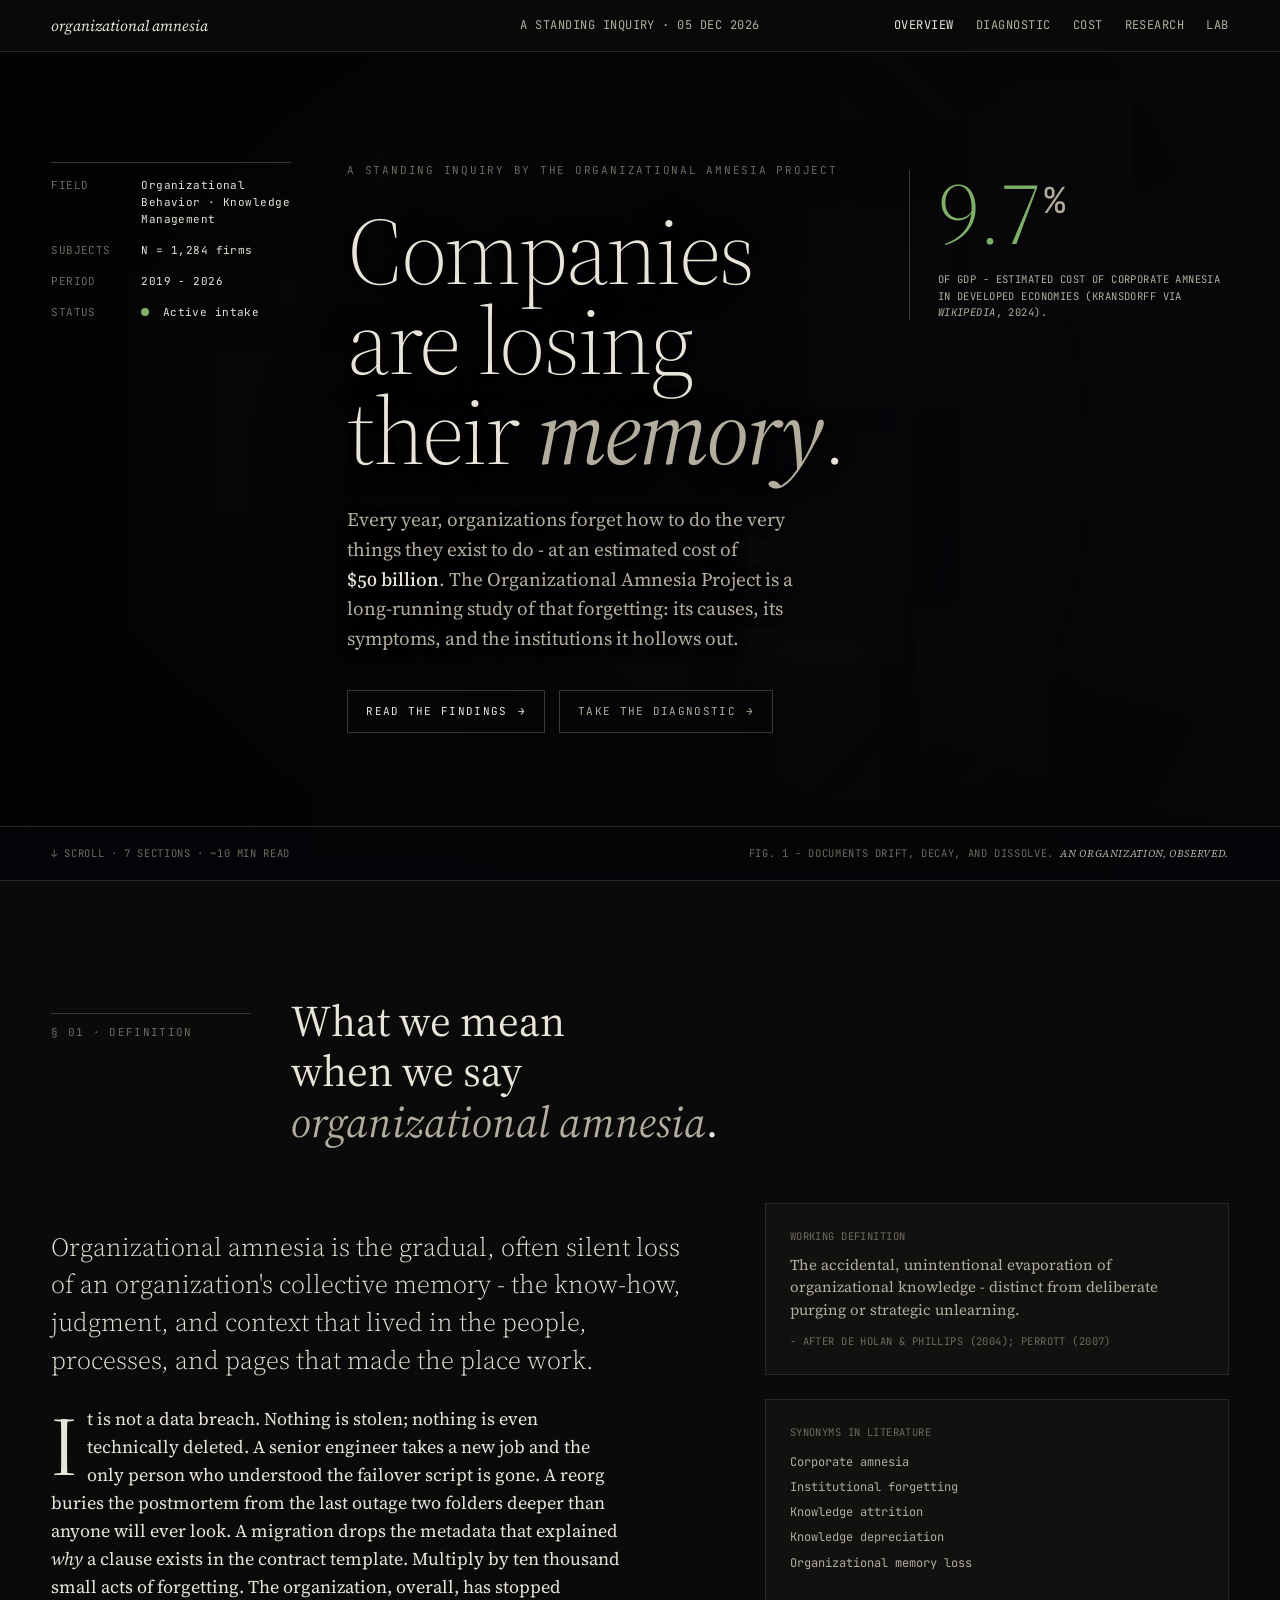
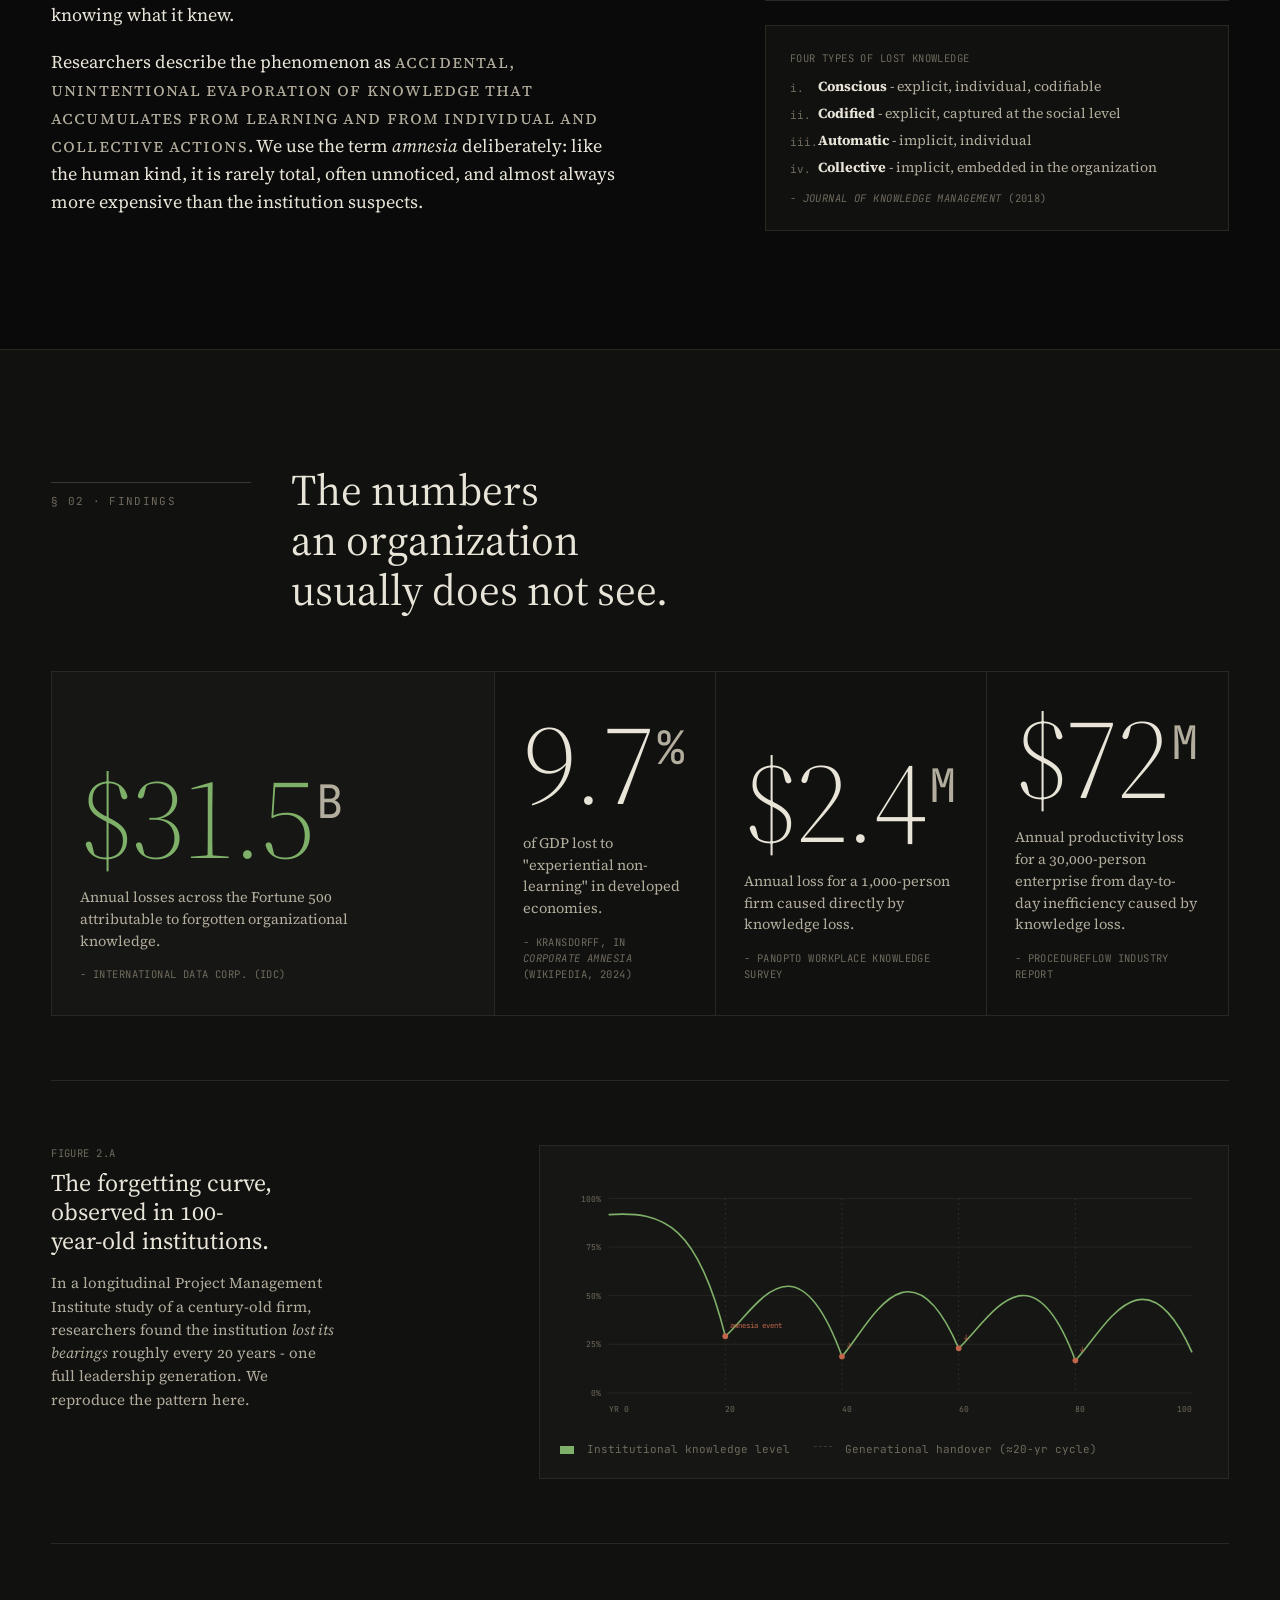
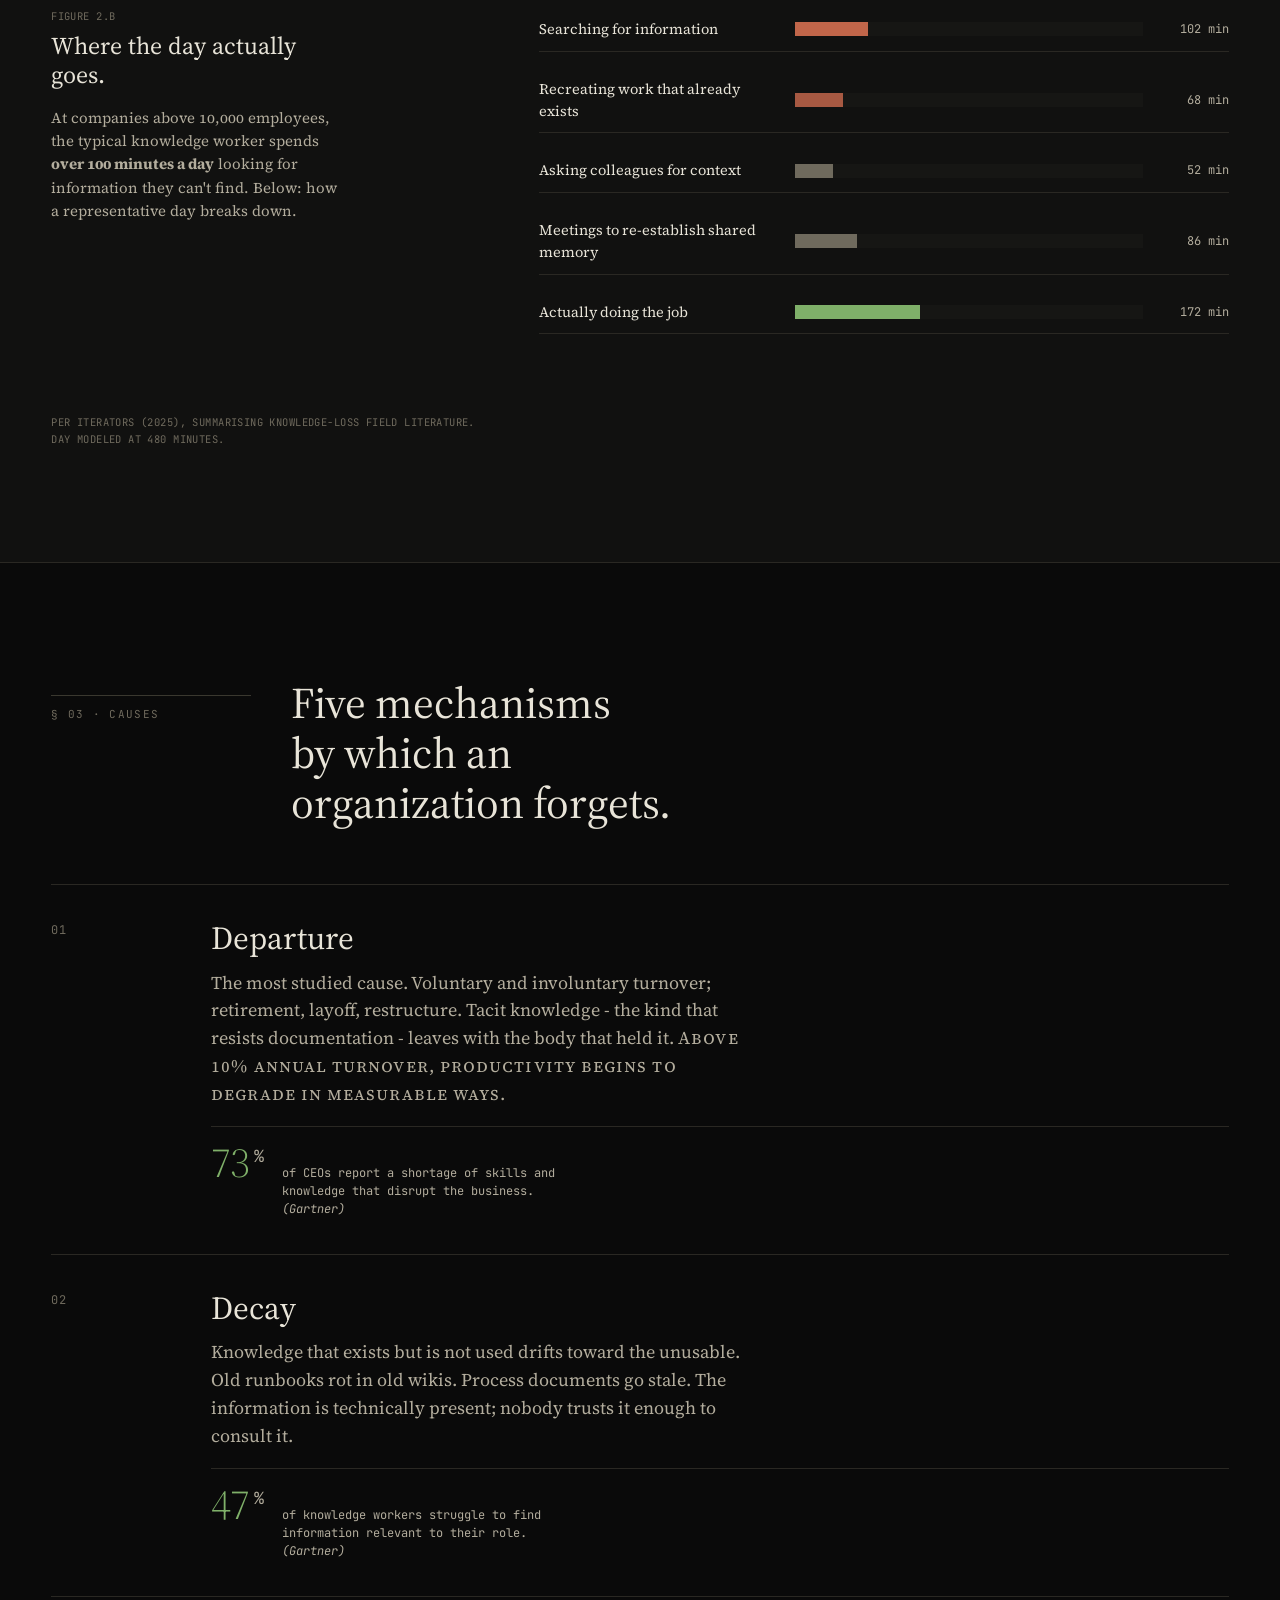
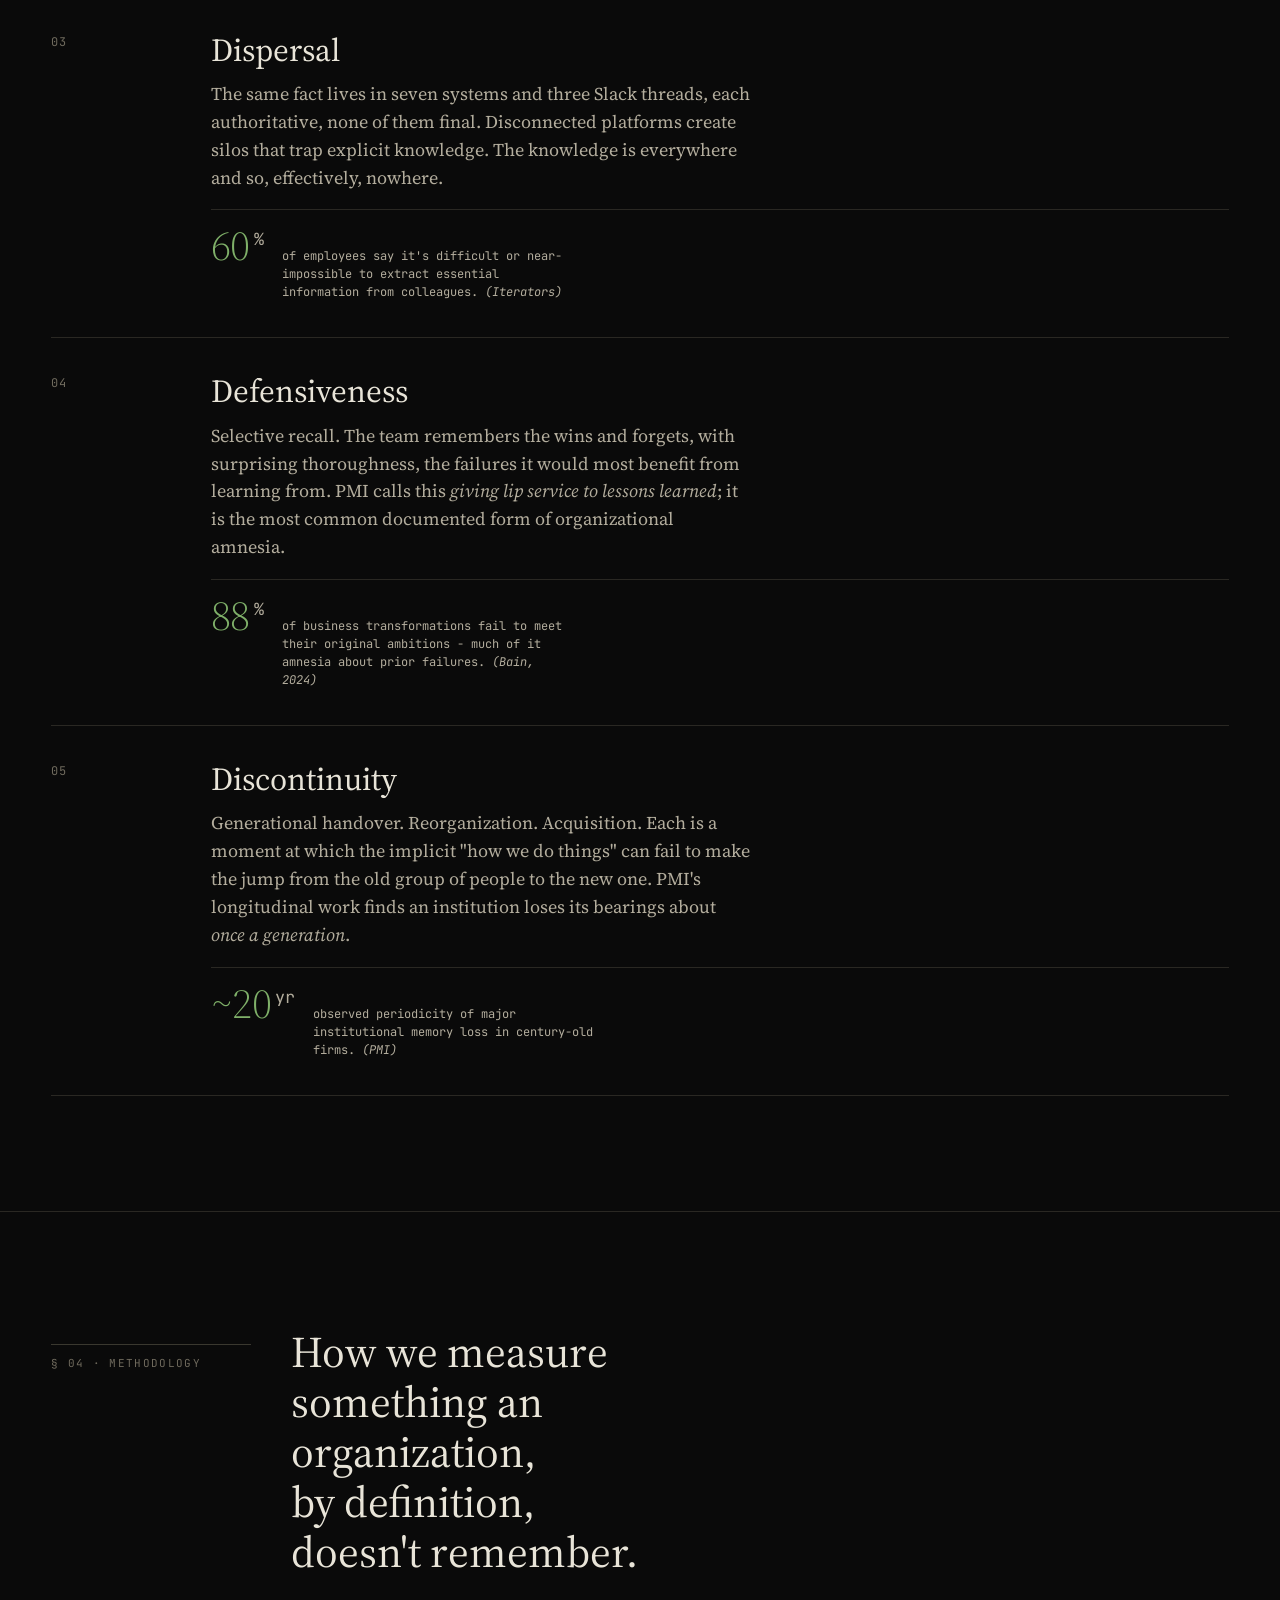
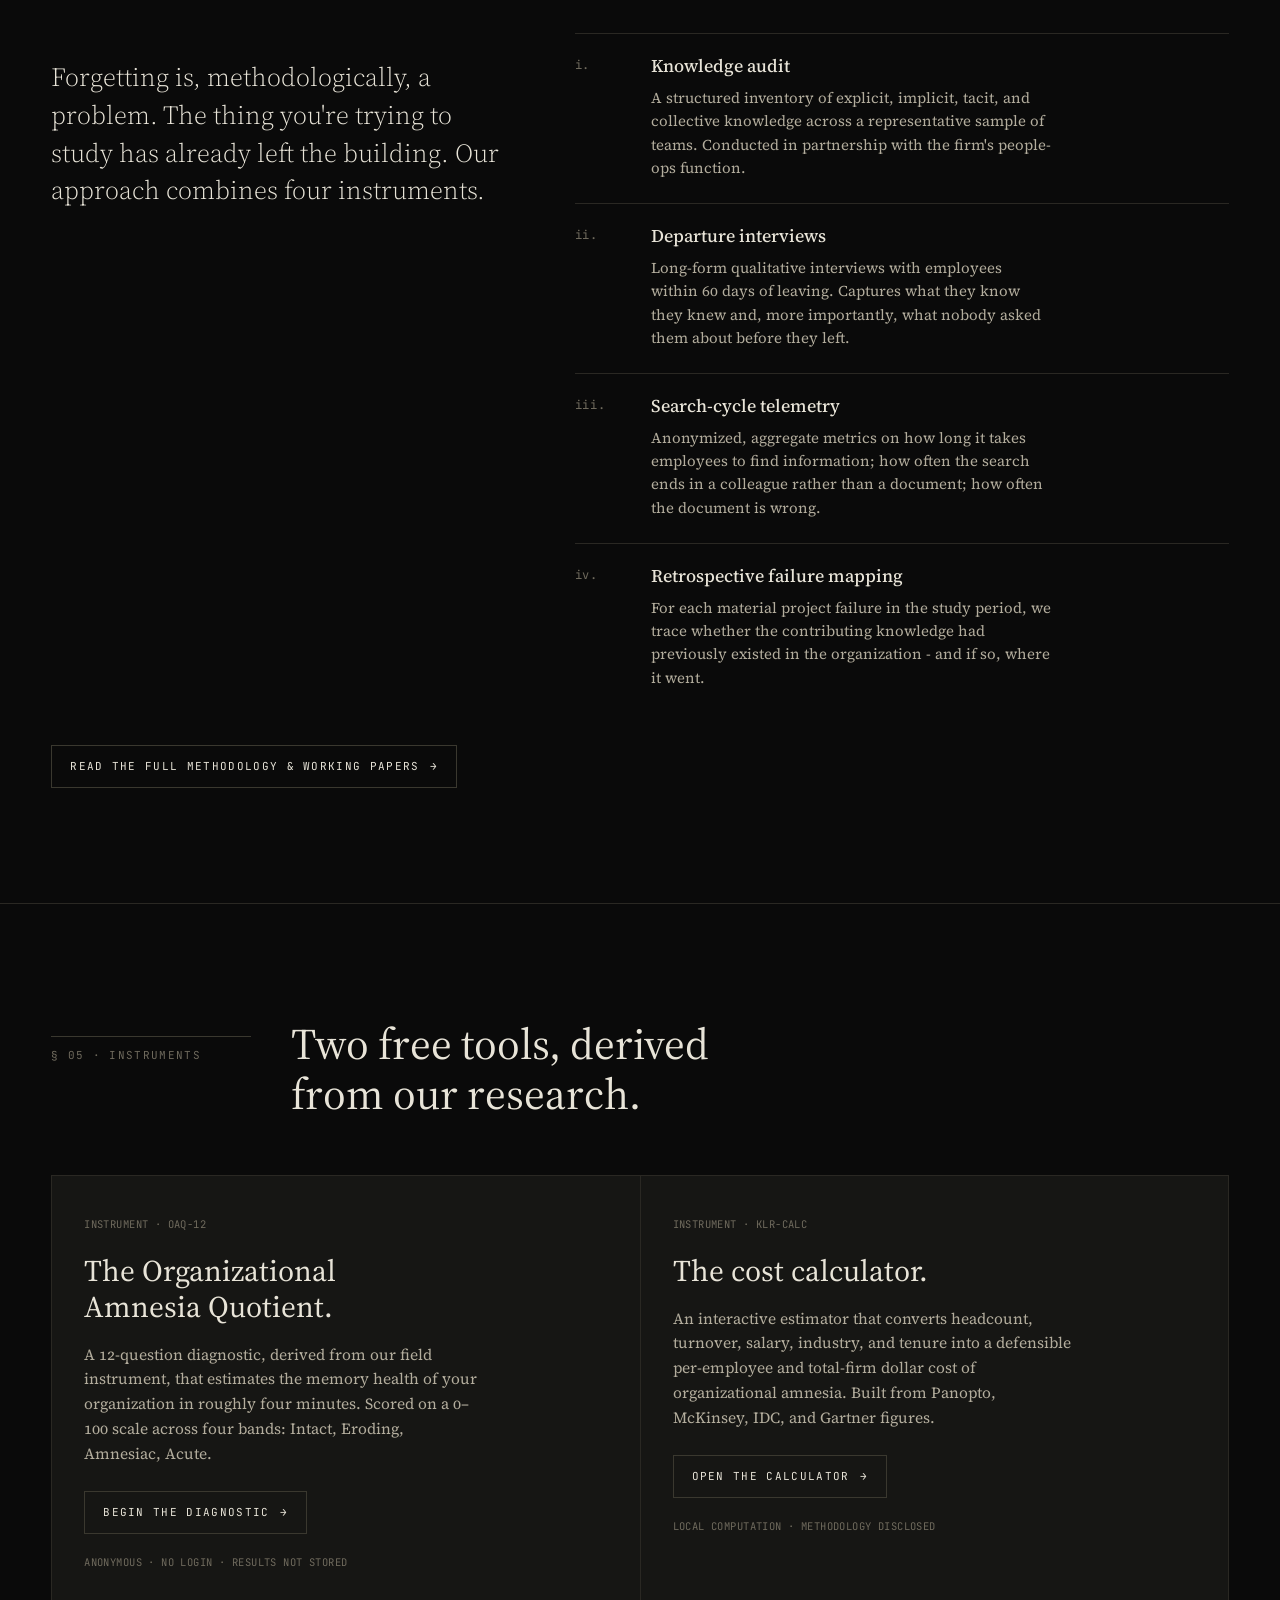
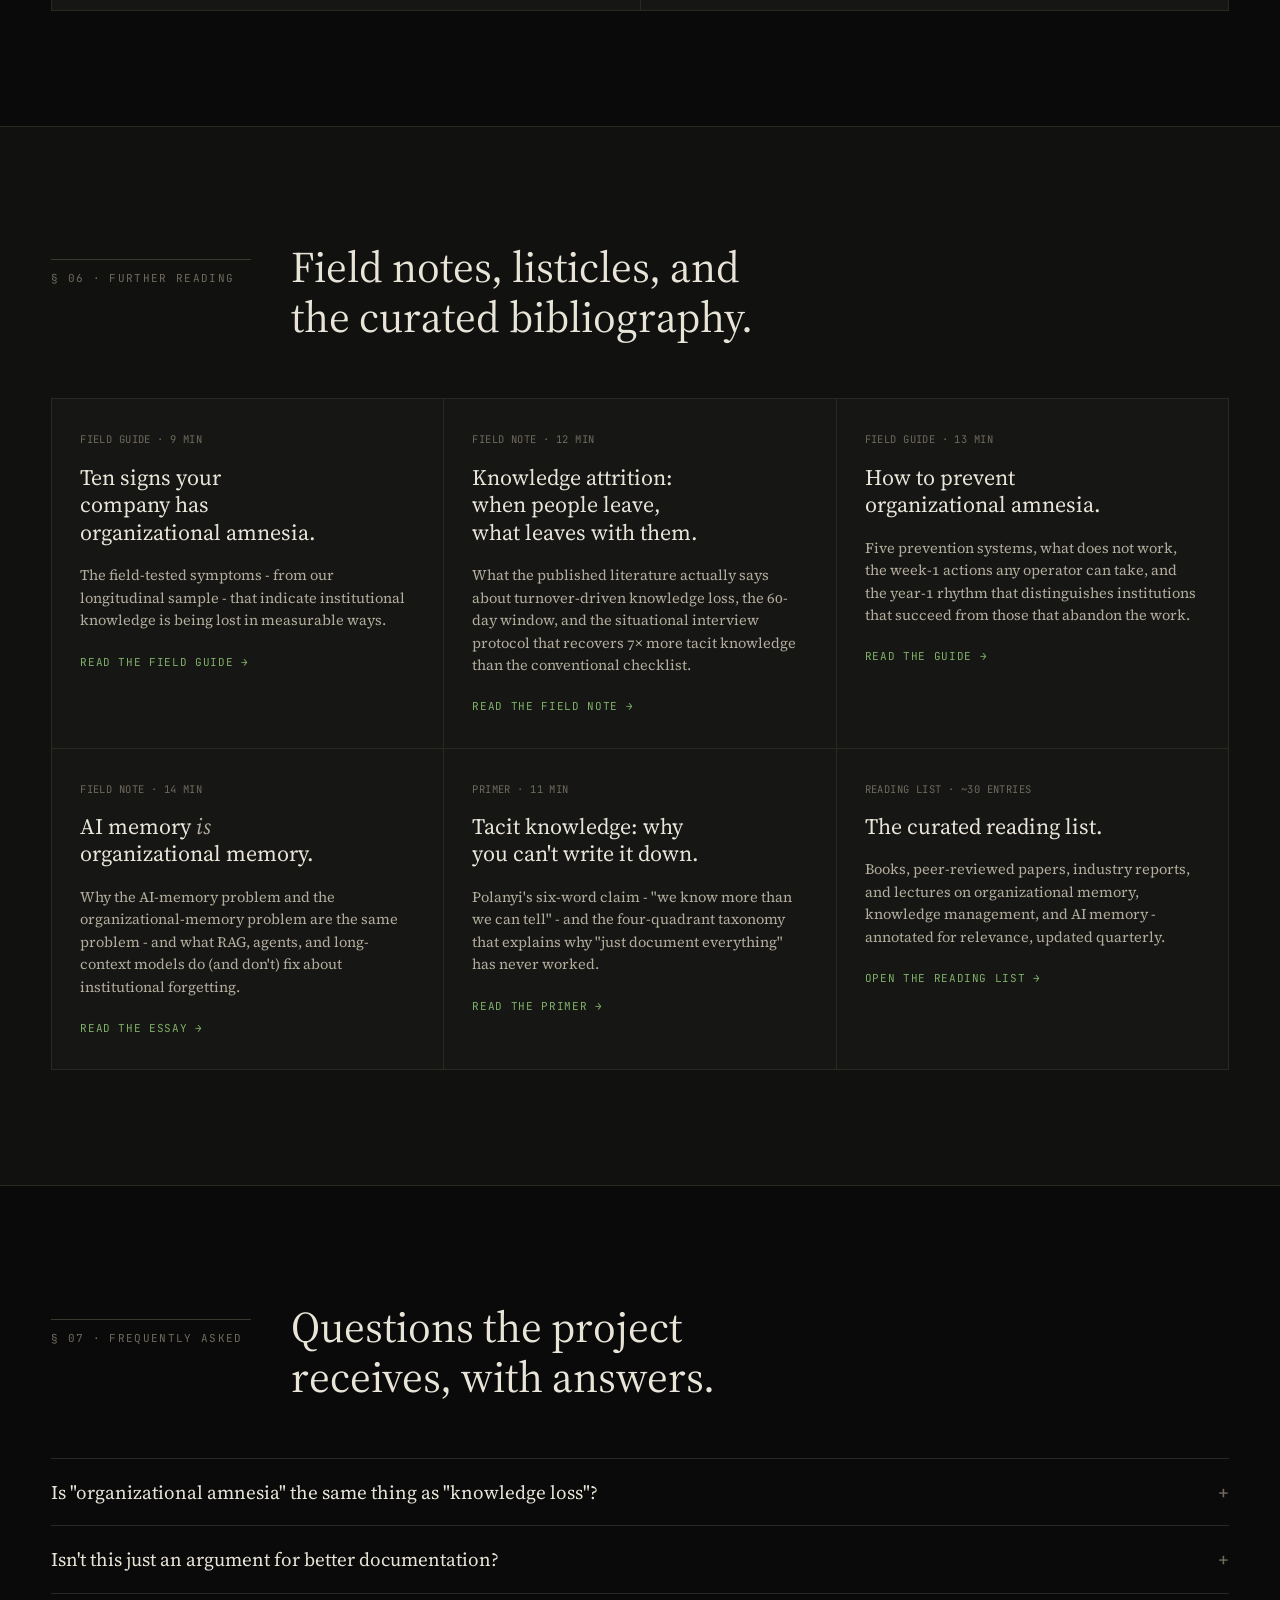
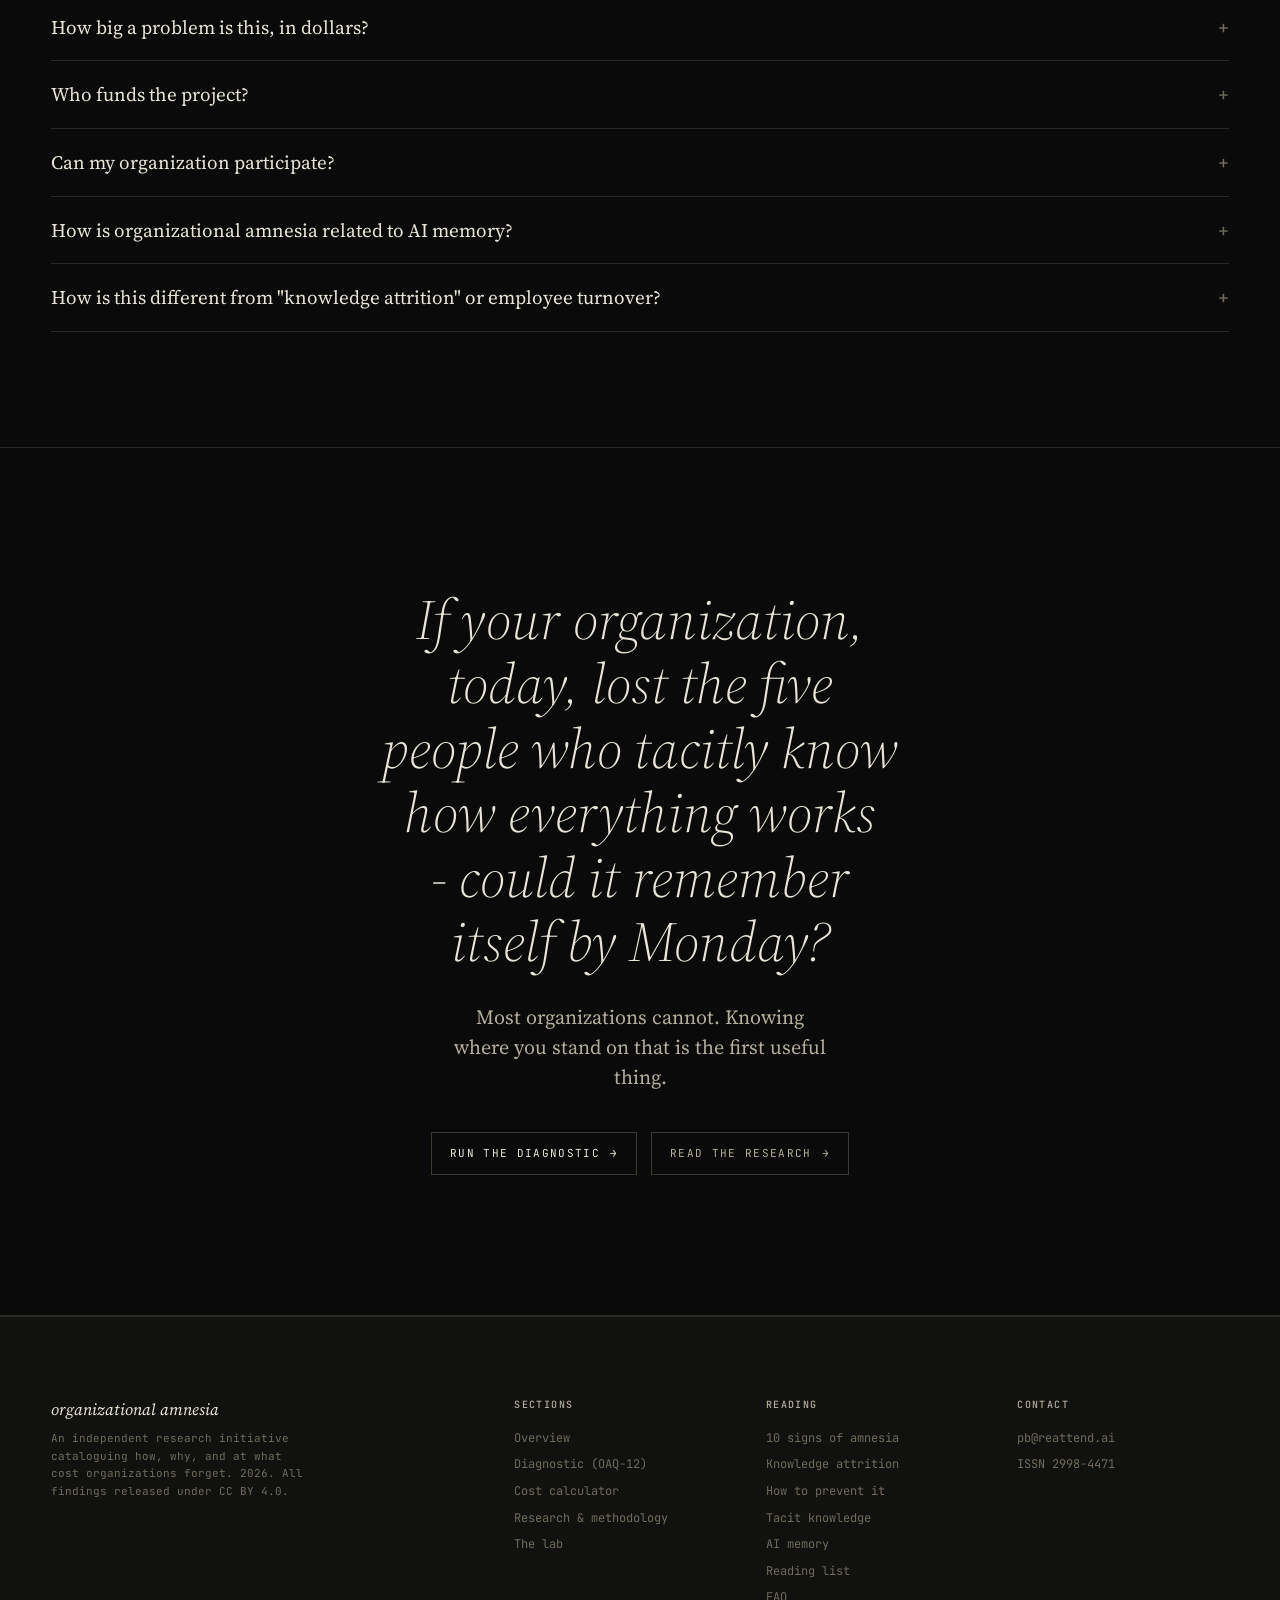
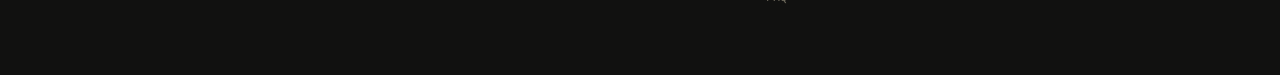
<file: index.html>
<!doctype html>
<html lang="en">
<head>
<meta charset="utf-8" />
<meta name="viewport" content="width=device-width, initial-scale=1" />
<title>Organizational Amnesia - A Standing Inquiry into How Companies Forget</title>
<meta name="description" content="A long-running research initiative cataloguing how, why, and at what cost organizations forget - and what it costs the global economy each year." />
<link rel="canonical" href="https://organizationalamnesia.com/" />
<link rel="icon" href="/favicon.svg" type="image/svg+xml" />
<link rel="alternate" type="application/llms.txt" href="/llms.txt" />

<meta property="og:type" content="website" />
<meta property="og:title" content="Organizational Amnesia - A Standing Inquiry into How Companies Forget" />
<meta property="og:description" content="Every year, organizations forget how to do the very things they exist to do - at an estimated cost of $50 billion. A research project on the forgetting." />
<meta property="og:url" content="https://organizationalamnesia.com/" />
<meta property="og:site_name" content="organizational amnesia" />
<meta name="twitter:card" content="summary_large_image" />
<meta name="twitter:title" content="Organizational Amnesia" />
<meta name="twitter:description" content="A long-running study of how, why, and at what cost organizations forget." />

<link rel="stylesheet" href="styles/site.css" />

<!-- Google tag (gtag.js) -->
<script async src="https://www.googletagmanager.com/gtag/js?id=G-T14S3MJFFB"></script>
<script>
  window.dataLayer = window.dataLayer || [];
  function gtag(){dataLayer.push(arguments);}
  gtag('js', new Date());
  gtag('config', 'G-T14S3MJFFB');
</script>

<script type="application/ld+json">
{
  "@context": "https://schema.org",
  "@type": "Organization",
  "name": "organizational amnesia",
  "alternateName": "The Organizational Amnesia Project",
  "url": "https://organizationalamnesia.com/",
  "description": "A research initiative cataloguing how, why, and at what cost organizations forget."
}
</script>
<script type="application/ld+json">
{
  "@context": "https://schema.org",
  "@type": "FAQPage",
  "mainEntity": [
    {
      "@type": "Question",
      "name": "Is organizational amnesia the same thing as knowledge loss?",
      "acceptedAnswer": {
        "@type": "Answer",
        "text": "Closely related but not identical. Knowledge loss is the broader phenomenon - anything that removes institutional know-how. Organizational amnesia is specifically the unintentional, accidental subset: the knowledge the organization didn't mean to lose."
      }
    },
    {
      "@type": "Question",
      "name": "Isn't this just an argument for better documentation?",
      "acceptedAnswer": {
        "@type": "Answer",
        "text": "Documentation helps with explicit knowledge - policies, runbooks, step-by-step procedures. The harder problem is tacit knowledge: judgment, relationships, instinct that don't reduce well to bullet points. The literature is consistent that 'write it down' is necessary but never sufficient."
      }
    },
    {
      "@type": "Question",
      "name": "How big a problem is organizational amnesia, in dollars?",
      "acceptedAnswer": {
        "@type": "Answer",
        "text": "The most-cited figure is IDC's estimate of $31.5B in annual losses across the Fortune 500 from forgotten organizational knowledge. Kransdorff has put the upper bound, including 'experiential non-learning,' at up to 9.7% of GDP in developed economies."
      }
    },
    {
      "@type": "Question",
      "name": "Who funds the project?",
      "acceptedAnswer": {
        "@type": "Answer",
        "text": "The Organizational Amnesia Project is privately funded. There are no external sponsors, advertisers, or paid placements. All findings are released openly under CC BY 4.0; participating firms are anonymized."
      }
    },
    {
      "@type": "Question",
      "name": "Can my organization participate?",
      "acceptedAnswer": {
        "@type": "Answer",
        "text": "Yes - intake for the 2026–2027 cohort is open. Email pb@reattend.ai with a one-paragraph description of your firm and what you'd like to learn."
      }
    },
    {
      "@type": "Question",
      "name": "How is organizational amnesia related to AI memory?",
      "acceptedAnswer": {
        "@type": "Answer",
        "text": "Closely. The retrieval, ranking, and freshness problems organizations have always had with their wikis, runbooks, and decision records are the same problems AI engineers are now solving with RAG, vector stores, and agent memory. The AI-memory problem and the organizational-memory problem are the same problem - see the dedicated essay at /ai-memory.html."
      }
    },
    {
      "@type": "Question",
      "name": "How is this different from knowledge attrition or employee turnover?",
      "acceptedAnswer": {
        "@type": "Answer",
        "text": "Departure-driven knowledge loss is one of five mechanisms; employee turnover is its main driver. Organizational amnesia is broader - knowledge can also evaporate via decay, dispersal, defensiveness, and discontinuity, even in firms with zero turnover."
      }
    }
  ]
}
</script>
</head>
<body data-page="index">

<header class="topbar"></header>

<!-- ============ HERO ============ -->
<section class="hero grain" data-screen-label="hero">
  <canvas id="hero-canvas" aria-hidden="true"></canvas>
  <div class="hero-grid">
    <div class="hero-meta">
      <div class="meta-row"><span class="k">Field</span><span class="v">Organizational Behavior · Knowledge Management</span></div>
      <div class="meta-row"><span class="k">Subjects</span><span class="v">N = 1,284 firms</span></div>
      <div class="meta-row"><span class="k">Period</span><span class="v">2019 - 2026</span></div>
      <div class="meta-row"><span class="k">Status</span><span class="v"><span class="dot"></span> Active intake</span></div>
    </div>

    <div class="hero-body">
      <div class="hero-eyebrow">A Standing Inquiry by the Organizational Amnesia Project</div>
      <h1 class="hero-title">
        Companies are losing<br />
        their <em>memory</em>.
      </h1>
      <p class="hero-deck">
        Every year, organizations forget how to do the very things they exist to do - at an estimated cost of <strong>$50&nbsp;billion</strong>. The Organizational Amnesia Project is a long-running study of that forgetting: its causes, its symptoms, and the institutions it hollows out.
      </p>
      <div class="hero-actions">
        <a class="btn" href="#stats"><span>Read the findings</span><span class="arrow">→</span></a>
        <a class="btn ghost" href="quiz.html"><span>Take the diagnostic</span><span class="arrow">→</span></a>
      </div>
    </div>

    <aside class="hero-aside">
      <div class="hero-fig">
        <div class="figure">9.7<span class="unit">%</span></div>
        <div class="cite">of GDP - estimated cost of corporate amnesia in developed economies (Kransdorff via <em>Wikipedia</em>, 2024).</div>
      </div>
    </aside>
  </div>

  <div class="hero-foot">
    <div class="foot-left">↓ scroll · 7 sections · ~10 min read</div>
    <div class="foot-right">Fig. 1 - Documents drift, decay, and dissolve. <span class="serif-italic">An organization, observed.</span></div>
  </div>
</section>

<!-- ============ DEFINITION ============ -->
<section class="section" id="definition" data-screen-label="definition">
  <div class="section-head">
    <div class="label">§ 01 · Definition</div>
    <h2>What we mean when we say <em>organizational amnesia</em>.</h2>
  </div>

  <div class="defn-grid">
    <div class="defn-main body">
      <p class="lede">
        Organizational amnesia is the gradual, often silent loss of an organization's collective memory - the know-how, judgment, and context that lived in the people, processes, and pages that made the place work.
      </p>
      <p class="dropcap">
        It is not a data breach. Nothing is stolen; nothing is even technically deleted. A senior engineer takes a new job and the only person who understood the failover script is gone. A reorg buries the postmortem from the last outage two folders deeper than anyone will ever look. A migration drops the metadata that explained <em>why</em> a clause exists in the contract template. Multiply by ten thousand small acts of forgetting. The organization, overall, has stopped knowing what it knew.
      </p>
      <p>
        Researchers describe the phenomenon as <span class="smallcaps">accidental, unintentional evaporation of knowledge that accumulates from learning and from individual and collective actions</span>. We use the term <em>amnesia</em> deliberately: like the human kind, it is rarely total, often unnoticed, and almost always more expensive than the institution suspects.
      </p>
    </div>

    <aside class="defn-side">
      <div class="defn-card">
        <div class="cite">Working definition</div>
        <p>The accidental, unintentional evaporation of organizational knowledge - distinct from deliberate purging or strategic unlearning.</p>
        <div class="cite muted">- after de Holan &amp; Phillips (2004); Perrott (2007)</div>
      </div>
      <div class="defn-card">
        <div class="cite">Synonyms in literature</div>
        <ul class="taxonomy">
          <li>Corporate amnesia</li>
          <li>Institutional forgetting</li>
          <li>Knowledge attrition</li>
          <li>Knowledge depreciation</li>
          <li>Organizational memory loss</li>
        </ul>
      </div>
      <div class="defn-card">
        <div class="cite">Four types of lost knowledge</div>
        <ol class="taxonomy num">
          <li><strong>Conscious</strong> - explicit, individual, codifiable</li>
          <li><strong>Codified</strong> - explicit, captured at the social level</li>
          <li><strong>Automatic</strong> - implicit, individual</li>
          <li><strong>Collective</strong> - implicit, embedded in the organization</li>
        </ol>
        <div class="cite muted">- <em>Journal of Knowledge Management</em> (2018)</div>
      </div>
    </aside>
  </div>
</section>

<!-- ============ STATS / DATA ============ -->
<section class="section stats" id="stats" data-screen-label="stats">
  <div class="section-head">
    <div class="label">§ 02 · Findings</div>
    <h2>The numbers an organization usually does not see.</h2>
  </div>

  <div class="stat-grid">
    <article class="stat big">
      <div class="figure">$31.5<span class="unit">B</span></div>
      <div class="stat-cap">Annual losses across the Fortune 500 attributable to forgotten organizational knowledge.</div>
      <div class="cite">- International Data Corp. (IDC)</div>
    </article>

    <article class="stat">
      <div class="figure">9.7<span class="unit">%</span></div>
      <div class="stat-cap">of GDP lost to "experiential non-learning" in developed economies.</div>
      <div class="cite">- Kransdorff, in <em>Corporate Amnesia</em> (Wikipedia, 2024)</div>
    </article>

    <article class="stat">
      <div class="figure">$2.4<span class="unit">M</span></div>
      <div class="stat-cap">Annual loss for a 1,000-person firm caused directly by knowledge loss.</div>
      <div class="cite">- Panopto Workplace Knowledge Survey</div>
    </article>

    <article class="stat">
      <div class="figure">$72<span class="unit">M</span></div>
      <div class="stat-cap">Annual productivity loss for a 30,000-person enterprise from day-to-day inefficiency caused by knowledge loss.</div>
      <div class="cite">- ProcedureFlow Industry Report</div>
    </article>
  </div>

  <div class="divider" style="margin: 64px 0;"></div>

  <div class="chart-block">
    <div class="chart-title">
      <div class="cite">Figure 2.a</div>
      <h3>The forgetting curve, observed in 100-year-old institutions.</h3>
      <p class="chart-deck">In a longitudinal Project Management Institute study of a century-old firm, researchers found the institution <em>lost its bearings</em> roughly every 20 years - one full leadership generation. We reproduce the pattern here.</p>
    </div>
    <div class="chart-frame">
      <svg viewBox="0 0 800 320" preserveAspectRatio="none" class="chart-svg" aria-hidden="true">
        <g stroke="#2a2823" stroke-width="1">
          <line x1="60" x2="780" y1="40" y2="40"/>
          <line x1="60" x2="780" y1="100" y2="100"/>
          <line x1="60" x2="780" y1="160" y2="160"/>
          <line x1="60" x2="780" y1="220" y2="220"/>
          <line x1="60" x2="780" y1="280" y2="280"/>
        </g>
        <g fill="#6f6a5d" font-family="JetBrains Mono, monospace" font-size="10">
          <text x="50" y="44" text-anchor="end">100%</text>
          <text x="50" y="104" text-anchor="end">75%</text>
          <text x="50" y="164" text-anchor="end">50%</text>
          <text x="50" y="224" text-anchor="end">25%</text>
          <text x="50" y="284" text-anchor="end">0%</text>
        </g>
        <g fill="#6f6a5d" font-family="JetBrains Mono, monospace" font-size="10">
          <text x="60" y="304">YR 0</text>
          <text x="204" y="304">20</text>
          <text x="348" y="304">40</text>
          <text x="492" y="304">60</text>
          <text x="636" y="304">80</text>
          <text x="780" y="304" text-anchor="end">100</text>
        </g>
        <g stroke="#3a382f" stroke-dasharray="2 4">
          <line x1="204" x2="204" y1="40" y2="280"/>
          <line x1="348" x2="348" y1="40" y2="280"/>
          <line x1="492" x2="492" y1="40" y2="280"/>
          <line x1="636" x2="636" y1="40" y2="280"/>
        </g>
        <path d="M 60,60 C 130,55 170,75 204,210 C 240,180 290,75 348,235 C 380,200 430,80 492,225 C 530,190 580,90 636,240 C 670,205 720,95 780,230"
              fill="none" stroke="#7fb069" stroke-width="2"/>
        <g fill="#c1664a">
          <circle cx="204" cy="210" r="3.5"/>
          <circle cx="348" cy="235" r="3.5"/>
          <circle cx="492" cy="225" r="3.5"/>
          <circle cx="636" cy="240" r="3.5"/>
        </g>
        <g fill="#c1664a" font-family="JetBrains Mono, monospace" font-size="9">
          <text x="210" y="200">amnesia event</text>
          <text x="354" y="225">↓</text>
          <text x="498" y="215">↓</text>
          <text x="642" y="230">↓</text>
        </g>
      </svg>
      <div class="chart-legend">
        <span><span class="sw moss"></span> Institutional knowledge level</span>
        <span><span class="sw amber"></span> Generational handover (≈20-yr cycle)</span>
      </div>
    </div>
  </div>

  <div class="divider" style="margin: 64px 0;"></div>

  <div class="bars-block">
    <div class="bars-title">
      <div class="cite">Figure 2.b</div>
      <h3>Where the day actually goes.</h3>
      <p>At companies above 10,000 employees, the typical knowledge worker spends <strong>over 100 minutes a day</strong> looking for information they can't find. Below: how a representative day breaks down.</p>
    </div>
    <div class="bars">
      <div class="bar-row"><div class="bar-label">Searching for information</div><div class="bar"><div class="bar-fill" style="width:21%; background:var(--warn)"></div></div><div class="bar-val">102 min</div></div>
      <div class="bar-row"><div class="bar-label">Recreating work that already exists</div><div class="bar"><div class="bar-fill" style="width:14%; background:var(--warn); opacity:.85"></div></div><div class="bar-val">68 min</div></div>
      <div class="bar-row"><div class="bar-label">Asking colleagues for context</div><div class="bar"><div class="bar-fill" style="width:11%; background:var(--fg-mute)"></div></div><div class="bar-val">52 min</div></div>
      <div class="bar-row"><div class="bar-label">Meetings to re-establish shared memory</div><div class="bar"><div class="bar-fill" style="width:18%; background:var(--fg-mute)"></div></div><div class="bar-val">86 min</div></div>
      <div class="bar-row"><div class="bar-label">Actually doing the job</div><div class="bar"><div class="bar-fill" style="width:36%; background:var(--accent)"></div></div><div class="bar-val">172 min</div></div>
    </div>
    <div class="cite" style="margin-top:24px">Per Iterators (2025), summarising knowledge-loss field literature. Day modeled at 480 minutes.</div>
  </div>
</section>

<!-- ============ CAUSES ============ -->
<section class="section causes" id="causes" data-screen-label="causes">
  <div class="section-head">
    <div class="label">§ 03 · Causes</div>
    <h2>Five mechanisms by which an organization forgets.</h2>
  </div>

  <ol class="cause-list">
    <li class="cause">
      <div class="cause-num">01</div>
      <div class="cause-body">
        <h3>Departure</h3>
        <p>The most studied cause. Voluntary and involuntary turnover; retirement, layoff, restructure. Tacit knowledge - the kind that resists documentation - leaves with the body that held it. <span class="smallcaps">Above 10% annual turnover, productivity begins to degrade in measurable ways.</span></p>
        <div class="cause-stat"><span class="figure small">73<span class="unit">%</span></span><span class="cite">of CEOs report a shortage of skills and knowledge that disrupt the business. <em>(Gartner)</em></span></div>
      </div>
    </li>
    <li class="cause">
      <div class="cause-num">02</div>
      <div class="cause-body">
        <h3>Decay</h3>
        <p>Knowledge that exists but is not used drifts toward the unusable. Old runbooks rot in old wikis. Process documents go stale. The information is technically present; nobody trusts it enough to consult it.</p>
        <div class="cause-stat"><span class="figure small">47<span class="unit">%</span></span><span class="cite">of knowledge workers struggle to find information relevant to their role. <em>(Gartner)</em></span></div>
      </div>
    </li>
    <li class="cause">
      <div class="cause-num">03</div>
      <div class="cause-body">
        <h3>Dispersal</h3>
        <p>The same fact lives in seven systems and three Slack threads, each authoritative, none of them final. Disconnected platforms create silos that trap explicit knowledge. The knowledge is everywhere and so, effectively, nowhere.</p>
        <div class="cause-stat"><span class="figure small">60<span class="unit">%</span></span><span class="cite">of employees say it's difficult or near-impossible to extract essential information from colleagues. <em>(Iterators)</em></span></div>
      </div>
    </li>
    <li class="cause">
      <div class="cause-num">04</div>
      <div class="cause-body">
        <h3>Defensiveness</h3>
        <p>Selective recall. The team remembers the wins and forgets, with surprising thoroughness, the failures it would most benefit from learning from. PMI calls this <em>giving lip service to lessons learned</em>; it is the most common documented form of organizational amnesia.</p>
        <div class="cause-stat"><span class="figure small">88<span class="unit">%</span></span><span class="cite">of business transformations fail to meet their original ambitions - much of it amnesia about prior failures. <em>(Bain, 2024)</em></span></div>
      </div>
    </li>
    <li class="cause">
      <div class="cause-num">05</div>
      <div class="cause-body">
        <h3>Discontinuity</h3>
        <p>Generational handover. Reorganization. Acquisition. Each is a moment at which the implicit "how we do things" can fail to make the jump from the old group of people to the new one. PMI's longitudinal work finds an institution loses its bearings about <em>once a generation</em>.</p>
        <div class="cause-stat"><span class="figure small">~20<span class="unit">yr</span></span><span class="cite">observed periodicity of major institutional memory loss in century-old firms. <em>(PMI)</em></span></div>
      </div>
    </li>
  </ol>
</section>

<!-- ============ METHODOLOGY PREVIEW ============ -->
<section class="section method" id="methodology" data-screen-label="methodology">
  <div class="section-head">
    <div class="label">§ 04 · Methodology</div>
    <h2>How we measure something an organization, by definition, doesn't remember.</h2>
  </div>

  <div class="method-grid">
    <div class="body">
      <p class="lede">Forgetting is, methodologically, a problem. The thing you're trying to study has already left the building. Our approach combines four instruments.</p>
    </div>
    <ol class="method-steps">
      <li>
        <div class="step-num">i.</div>
        <div>
          <h4>Knowledge audit</h4>
          <p>A structured inventory of explicit, implicit, tacit, and collective knowledge across a representative sample of teams. Conducted in partnership with the firm's people-ops function.</p>
        </div>
      </li>
      <li>
        <div class="step-num">ii.</div>
        <div>
          <h4>Departure interviews</h4>
          <p>Long-form qualitative interviews with employees within 60 days of leaving. Captures what they know they knew and, more importantly, what nobody asked them about before they left.</p>
        </div>
      </li>
      <li>
        <div class="step-num">iii.</div>
        <div>
          <h4>Search-cycle telemetry</h4>
          <p>Anonymized, aggregate metrics on how long it takes employees to find information; how often the search ends in a colleague rather than a document; how often the document is wrong.</p>
        </div>
      </li>
      <li>
        <div class="step-num">iv.</div>
        <div>
          <h4>Retrospective failure mapping</h4>
          <p>For each material project failure in the study period, we trace whether the contributing knowledge had previously existed in the organization - and if so, where it went.</p>
        </div>
      </li>
    </ol>
  </div>

  <div class="method-cta">
    <a class="btn" href="research.html"><span>Read the full methodology &amp; working papers</span><span class="arrow">→</span></a>
  </div>
</section>

<!-- ============ TOOLS ============ -->
<section class="section tools" id="tools" data-screen-label="tools">
  <div class="section-head">
    <div class="label">§ 05 · Instruments</div>
    <h2>Two free tools, derived from our research.</h2>
  </div>

  <div class="tool-grid">
    <div class="tool-card">
      <div class="cite">Instrument · OAQ-12</div>
      <h3>The Organizational Amnesia Quotient.</h3>
      <p>A 12-question diagnostic, derived from our field instrument, that estimates the memory health of your organization in roughly four minutes. Scored on a 0–100 scale across four bands: Intact, Eroding, Amnesiac, Acute.</p>
      <a class="btn" href="quiz.html"><span>Begin the diagnostic</span><span class="arrow">→</span></a>
      <div class="cite tool-foot">Anonymous · No login · Results not stored</div>
    </div>

    <div class="tool-card">
      <div class="cite">Instrument · KLR-CALC</div>
      <h3>The cost calculator.</h3>
      <p>An interactive estimator that converts headcount, turnover, salary, industry, and tenure into a defensible per-employee and total-firm dollar cost of organizational amnesia. Built from Panopto, McKinsey, IDC, and Gartner figures.</p>
      <a class="btn" href="cost.html"><span>Open the calculator</span><span class="arrow">→</span></a>
      <div class="cite tool-foot">Local computation · Methodology disclosed</div>
    </div>
  </div>
</section>

<!-- ============ READING ============ -->
<section class="section reading" id="reading" data-screen-label="reading" style="background: var(--bg-2);">
  <div class="section-head">
    <div class="label">§ 06 · Further reading</div>
    <h2>Field notes, listicles, and the curated bibliography.</h2>
  </div>

  <div class="read-grid">
    <a class="read-card" href="signs.html">
      <div class="cite">Field guide · 9 min</div>
      <h3>Ten signs your company has organizational amnesia.</h3>
      <p>The field-tested symptoms - from our longitudinal sample - that indicate institutional knowledge is being lost in measurable ways.</p>
      <span class="read-more">Read the field guide <span class="arrow">→</span></span>
    </a>

    <a class="read-card" href="attrition.html">
      <div class="cite">Field note · 12 min</div>
      <h3>Knowledge attrition: when people leave, what leaves with them.</h3>
      <p>What the published literature actually says about turnover-driven knowledge loss, the 60-day window, and the situational interview protocol that recovers 7× more tacit knowledge than the conventional checklist.</p>
      <span class="read-more">Read the field note <span class="arrow">→</span></span>
    </a>

    <a class="read-card" href="prevent.html">
      <div class="cite">Field guide · 13 min</div>
      <h3>How to prevent organizational amnesia.</h3>
      <p>Five prevention systems, what does not work, the week-1 actions any operator can take, and the year-1 rhythm that distinguishes institutions that succeed from those that abandon the work.</p>
      <span class="read-more">Read the guide <span class="arrow">→</span></span>
    </a>

    <a class="read-card" href="ai-memory.html">
      <div class="cite">Field note · 14 min</div>
      <h3>AI memory <em>is</em> organizational memory.</h3>
      <p>Why the AI-memory problem and the organizational-memory problem are the same problem - and what RAG, agents, and long-context models do (and don't) fix about institutional forgetting.</p>
      <span class="read-more">Read the essay <span class="arrow">→</span></span>
    </a>

    <a class="read-card" href="tacit-knowledge.html">
      <div class="cite">Primer · 11 min</div>
      <h3>Tacit knowledge: why you can't write it down.</h3>
      <p>Polanyi's six-word claim - "we know more than we can tell" - and the four-quadrant taxonomy that explains why "just document everything" has never worked.</p>
      <span class="read-more">Read the primer <span class="arrow">→</span></span>
    </a>

    <a class="read-card" href="resources.html">
      <div class="cite">Reading list · ~30 entries</div>
      <h3>The curated reading list.</h3>
      <p>Books, peer-reviewed papers, industry reports, and lectures on organizational memory, knowledge management, and AI memory - annotated for relevance, updated quarterly.</p>
      <span class="read-more">Open the reading list <span class="arrow">→</span></span>
    </a>
  </div>
</section>

<!-- ============ FAQ ============ -->
<section class="section faq" id="faq" data-screen-label="faq">
  <div class="section-head">
    <div class="label">§ 07 · Frequently asked</div>
    <h2>Questions the project receives, with answers.</h2>
  </div>

  <div class="faq-list">
    <details>
      <summary>Is "organizational amnesia" the same thing as "knowledge loss"?</summary>
      <div class="faq-body"><p>Closely related but not identical. <em>Knowledge loss</em> is the broader phenomenon - anything that removes institutional know-how, including deliberate decisions to stop tracking something. <em>Organizational amnesia</em> is specifically the unintentional, accidental subset: the knowledge the organization didn't mean to lose.</p></div>
    </details>
    <details>
      <summary>Isn't this just an argument for better documentation?</summary>
      <div class="faq-body"><p>Documentation helps with explicit knowledge - the policies, runbooks, and step-by-step procedures that already exist in writeable form. The harder problem is tacit knowledge: the judgment, relationships, and instinct that don't reduce well to bullet points. The literature is consistent that "write it down" is necessary but never sufficient.</p></div>
    </details>
    <details>
      <summary>How big a problem is this, in dollars?</summary>
      <div class="faq-body"><p>The most-cited figure is IDC's estimate of $31.5B in annual losses across the Fortune 500 from forgotten organizational knowledge. Kransdorff has put the upper bound, including "experiential non-learning," at up to 9.7% of GDP in developed economies. We aggregate these and project upward of $50B in direct annual losses across the global enterprise base.</p></div>
    </details>
    <details>
      <summary>Who funds the project?</summary>
      <div class="faq-body"><p>The Organizational Amnesia Project is privately funded. There are no external sponsors, advertisers, or paid placements. Academic partners are noted on the <a href="team.html">Lab</a> page. All findings are released openly under CC&nbsp;BY&nbsp;4.0; participating firms are anonymized.</p></div>
    </details>
    <details>
      <summary>Can my organization participate?</summary>
      <div class="faq-body"><p>Yes - intake for the 2026–2027 cohort is open. Email <span class="mono-inline">pb@reattend.ai</span> with a one-paragraph description of your firm and what you'd like to learn.</p></div>
    </details>
    <details>
      <summary>How is organizational amnesia related to AI memory?</summary>
      <div class="faq-body"><p>Closely. The retrieval, ranking, and freshness problems that organizations have always had with their wikis, runbooks, and decision records are the same problems AI engineers are now solving with RAG, vector stores, and agent memory. We argue in <a href="ai-memory.html">a dedicated essay</a> that AI memory and organizational memory are the same problem - and that the older knowledge-management literature has 30 years of warnings the AI-memory community is now beginning to rediscover.</p></div>
    </details>
    <details>
      <summary>How is this different from "knowledge attrition" or employee turnover?</summary>
      <div class="faq-body"><p>Departure-driven knowledge loss is one of the five mechanisms (we call it <em>departure</em>); employee turnover is its main driver. But organizational amnesia is broader - knowledge can also evaporate via decay, dispersal, defensiveness, and discontinuity, even in firms with zero turnover. A team that never loses a person can still lose its institutional memory through disuse, fragmentation across systems, and reorgs. See the <a href="#causes">five mechanisms</a>.</p></div>
    </details>
  </div>
</section>

<!-- ============ END NOTE ============ -->
<section class="section endnote" data-screen-label="endnote">
  <p class="endnote-q">If your organization, today, lost the five people who tacitly know how everything works - could it remember itself by Monday?</p>
  <p class="endnote-a">Most organizations cannot. Knowing where you stand on that is the first useful thing.</p>
  <div class="endnote-actions">
    <a class="btn" href="quiz.html"><span>Run the diagnostic</span><span class="arrow">→</span></a>
    <a class="btn ghost" href="research.html"><span>Read the research</span><span class="arrow">→</span></a>
  </div>
</section>

<footer class="footer"></footer>

<style>
/* ---------- Hero ---------- */
.hero {
  position: relative;
  min-height: 92vh;
  padding: 0;
  overflow: hidden;
  background: #07070a;
  border-bottom: 1px solid var(--rule);
}
#hero-canvas {
  position: absolute; inset: 0;
  width: 100%; height: 100%;
  display: block;
  z-index: 0;
  opacity: 0.55;
}
.hero::before {
  content: "";
  position: absolute; inset: 0; z-index: 1;
  background:
    linear-gradient(90deg, rgba(7,7,10,0.92) 0%, rgba(7,7,10,0.78) 35%, rgba(7,7,10,0.35) 70%, rgba(7,7,10,0.0) 100%),
    linear-gradient(180deg, rgba(7,7,10,0.4) 0%, rgba(7,7,10,0.0) 30%, rgba(7,7,10,0.0) 70%, rgba(7,7,10,0.6) 100%);
  pointer-events: none;
}
.hero-grid {
  position: relative; z-index: 2;
  display: grid;
  grid-template-columns: 240px 1fr 320px;
  gap: 56px;
  padding: 110px var(--gutter) 80px;
  min-height: 92vh;
  align-items: start;
}
.hero-meta {
  font-family: var(--mono);
  font-size: 11px;
  color: var(--fg-dim);
  letter-spacing: 0.04em;
  border-top: 1px solid var(--rule-strong);
  padding-top: 14px;
  display: grid;
  gap: 14px;
}
.hero-meta .meta-row { display: grid; grid-template-columns: 80px 1fr; gap: 10px; }
.hero-meta .k { color: var(--fg-mute); text-transform: uppercase; }
.hero-meta .v { color: var(--fg); }
.hero-meta .dot {
  display: inline-block; width: 8px; height: 8px; border-radius: 50%;
  background: var(--accent); margin-right: 6px;
  box-shadow: 0 0 0 0 rgba(127,176,105,0.7);
  animation: pulse 2.4s infinite;
}
@keyframes pulse {
  0% { box-shadow: 0 0 0 0 rgba(127,176,105,0.5); }
  70% { box-shadow: 0 0 0 8px rgba(127,176,105,0); }
  100% { box-shadow: 0 0 0 0 rgba(127,176,105,0); }
}

.hero-eyebrow {
  font-family: var(--mono);
  font-size: 11px;
  letter-spacing: 0.16em;
  text-transform: uppercase;
  color: var(--fg-mute);
  margin-bottom: 28px;
}
.hero-title {
  font-family: var(--serif);
  font-weight: 300;
  font-size: clamp(46px, 7.4vw, 112px);
  line-height: 0.95;
  letter-spacing: -0.025em;
  margin: 0 0 28px;
  text-wrap: balance;
  text-shadow: 0 2px 30px rgba(7,7,10,0.95), 0 1px 6px rgba(7,7,10,0.9);
}
.hero-title em {
  font-style: italic;
  color: var(--fg-dim);
  font-weight: 400;
}
.hero-deck {
  font-size: clamp(17px, 1.5vw, 20px);
  line-height: 1.55;
  max-width: 48ch;
  color: var(--fg-dim);
  margin: 0 0 36px;
  text-wrap: pretty;
  text-shadow: 0 1px 12px rgba(7,7,10,0.9);
}
.hero-deck strong { color: var(--fg); font-weight: 500; }
.hero-actions { display: flex; gap: 14px; flex-wrap: wrap; }
.btn.ghost { color: var(--fg-dim); }

.hero-aside {
  border-left: 1px solid var(--rule-strong);
  padding-left: 28px;
  margin-top: 8px;
}
.hero-fig .figure { color: var(--accent); font-size: clamp(64px, 7vw, 104px); }
.hero-fig .cite { margin-top: 16px; color: var(--fg-dim); }

.hero-foot {
  position: absolute;
  bottom: 0; left: 0; right: 0; z-index: 2;
  display: flex; justify-content: space-between;
  padding: 18px var(--gutter);
  border-top: 1px solid var(--rule);
  background: rgba(7,7,10,0.7);
  backdrop-filter: blur(6px);
  font-family: var(--mono);
  font-size: 10.5px;
  letter-spacing: 0.06em;
  text-transform: uppercase;
  color: var(--fg-mute);
}

@media (max-width: 1000px) {
  .hero-grid { grid-template-columns: 1fr; gap: 40px; padding: 80px var(--gutter) 100px; }
  .hero-aside { border-left: none; border-top: 1px solid var(--rule-strong); padding-left: 0; padding-top: 24px; }
}

/* ---------- Definition ---------- */
.defn-grid { display: grid; grid-template-columns: 1.4fr 1fr; gap: 64px; }
.defn-side { display: grid; gap: 24px; align-content: start; }
.defn-card {
  border: 1px solid var(--rule);
  padding: 24px;
  background: var(--bg-2);
}
.defn-card .cite { margin-bottom: 10px; }
.defn-card .cite.muted { margin-top: 12px; color: var(--fg-mute); margin-bottom: 0; }
.defn-card p { margin: 0; font-size: 15px; line-height: 1.5; color: var(--fg-dim); }
.defn-card p strong { color: var(--fg); }
.taxonomy { list-style: none; padding: 0; margin: 0; font-family: var(--mono); font-size: 12px; line-height: 2.1; color: var(--fg-dim); }
.taxonomy.num { counter-reset: tx; }
.taxonomy.num li { counter-increment: tx; font-family: var(--serif); font-size: 14px; line-height: 1.5; margin-bottom: 6px; color: var(--fg-dim); padding-left: 28px; position: relative; }
.taxonomy.num li::before { content: counter(tx, lower-roman) "."; position: absolute; left: 0; font-family: var(--mono); font-size: 11px; color: var(--fg-mute); top: 4px; }
.taxonomy.num li strong { color: var(--fg); }
@media (max-width: 900px) { .defn-grid { grid-template-columns: 1fr; } }

/* ---------- Stats ---------- */
.stats { background: var(--bg-2); }
.stat-grid { display: grid; grid-template-columns: 2fr 1fr 1fr 1fr; gap: 0; border-top: 1px solid var(--rule); border-left: 1px solid var(--rule); }
.stat { padding: 32px 28px; border-right: 1px solid var(--rule); border-bottom: 1px solid var(--rule); display: grid; gap: 14px; align-content: end; min-height: 220px; }
.stat.big { background: var(--bg-3); }
.stat .figure { color: var(--fg); }
.stat.big .figure { color: var(--accent); }
.stat-cap { font-size: 14.5px; line-height: 1.5; color: var(--fg-dim); max-width: 36ch; }
.stat .cite { color: var(--fg-mute); }
@media (max-width: 980px) { .stat-grid { grid-template-columns: 1fr 1fr; } .stat.big { grid-column: 1 / -1; } }

.chart-block { display: grid; grid-template-columns: 1fr 1.6fr; gap: 56px; align-items: start; }
.chart-title h3 { font-family: var(--serif); font-weight: 400; font-size: 24px; line-height: 1.2; margin: 8px 0 16px; max-width: 22ch; text-wrap: balance; }
.chart-deck { font-size: 15px; color: var(--fg-dim); line-height: 1.55; max-width: 36ch; }
.chart-frame { border: 1px solid var(--rule); padding: 20px; background: var(--bg-3); }
.chart-svg { width: 100%; height: auto; display: block; }
.chart-legend { display: flex; gap: 24px; margin-top: 16px; font-family: var(--mono); font-size: 11px; color: var(--fg-mute); flex-wrap: wrap; }
.sw { display: inline-block; width: 14px; height: 8px; vertical-align: middle; margin-right: 6px; }
.sw.moss { background: var(--accent); }
.sw.amber { background: transparent; border-top: 1px dashed var(--rule-strong); width: 18px; }
@media (max-width: 900px) { .chart-block { grid-template-columns: 1fr; } }

.bars-block { display: grid; grid-template-columns: 1fr 1.6fr; gap: 56px; align-items: start; }
.bars-title h3 { font-family: var(--serif); font-weight: 400; font-size: 24px; line-height: 1.2; margin: 8px 0 16px; max-width: 22ch; }
.bars-title p { font-size: 15px; color: var(--fg-dim); line-height: 1.55; max-width: 36ch; }
.bars { display: grid; gap: 16px; }
.bar-row { display: grid; grid-template-columns: 240px 1fr 70px; gap: 16px; align-items: center; padding: 10px 0; border-bottom: 1px solid var(--rule); }
.bar-label { font-size: 14.5px; color: var(--fg); }
.bar { height: 14px; background: var(--bg-3); position: relative; }
.bar-fill { height: 100%; background: var(--fg); transition: width 800ms ease; }
.bar-val { font-family: var(--mono); font-size: 12px; color: var(--fg-dim); text-align: right; font-feature-settings: "tnum"; }
@media (max-width: 900px) { .bars-block { grid-template-columns: 1fr; } .bar-row { grid-template-columns: 1fr; gap: 4px; } }

/* ---------- Causes ---------- */
.cause-list { list-style: none; padding: 0; margin: 0; counter-reset: cs; }
.cause { display: grid; grid-template-columns: 120px 1fr; gap: 40px; padding: 36px 0; border-top: 1px solid var(--rule); }
.cause:last-child { border-bottom: 1px solid var(--rule); }
.cause-num { font-family: var(--mono); font-size: 12px; color: var(--fg-mute); letter-spacing: 0.06em; }
.cause-body h3 { font-family: var(--serif); font-weight: 400; font-size: 32px; line-height: 1.1; margin: 0 0 12px; }
.cause-body p { max-width: 60ch; color: var(--fg-dim); margin: 0 0 18px; }
.cause-body p strong { color: var(--fg); font-weight: 500; }
.cause-stat { display: flex; align-items: baseline; gap: 18px; padding-top: 14px; border-top: 1px solid var(--rule); }
.cause-stat .figure.small { font-size: 42px; line-height: 1; color: var(--accent); }
.cause-stat .cite { max-width: 40ch; color: var(--fg-dim); text-transform: none; letter-spacing: 0; line-height: 1.5; font-size: 12px; }
@media (max-width: 720px) { .cause { grid-template-columns: 1fr; gap: 12px; } }

/* ---------- Methodology ---------- */
.method-grid { display: grid; grid-template-columns: 1fr 1.4fr; gap: 56px; }
.method-steps { list-style: none; padding: 0; margin: 0; display: grid; gap: 24px; }
.method-steps li { display: grid; grid-template-columns: 60px 1fr; gap: 16px; border-top: 1px solid var(--rule); padding-top: 18px; }
.step-num { font-family: var(--mono); font-size: 12px; color: var(--fg-mute); letter-spacing: 0.06em; padding-top: 4px; }
.method-steps h4 { font-family: var(--serif); font-weight: 500; font-size: 18px; margin: 0 0 6px; color: var(--fg); }
.method-steps p { margin: 0; font-size: 15px; color: var(--fg-dim); line-height: 1.55; max-width: 50ch; }
.method-cta { margin-top: 56px; }
@media (max-width: 900px) { .method-grid { grid-template-columns: 1fr; } }

/* ---------- Tools (diagnostic + cost) ---------- */
.tool-grid { display: grid; grid-template-columns: 1fr 1fr; gap: 0; border-top: 1px solid var(--rule); border-left: 1px solid var(--rule); }
.tool-card { padding: 40px 32px; border-right: 1px solid var(--rule); border-bottom: 1px solid var(--rule); display: grid; gap: 14px; align-content: start; background: var(--bg-3); }
.tool-card h3 { font-family: var(--serif); font-weight: 400; font-size: clamp(24px, 2.6vw, 30px); line-height: 1.2; margin: 6px 0 4px; max-width: 22ch; text-wrap: balance; }
.tool-card p { color: var(--fg-dim); font-size: 15.5px; line-height: 1.6; max-width: 50ch; margin: 0 0 10px; }
.tool-card .btn { justify-self: start; }
.tool-card .tool-foot { margin-top: 6px; }
@media (max-width: 800px) { .tool-grid { grid-template-columns: 1fr; } }

/* ---------- Reading ---------- */
.read-grid { display: grid; grid-template-columns: repeat(3, 1fr); gap: 0; border-top: 1px solid var(--rule); border-left: 1px solid var(--rule); }
.read-card {
  padding: 32px 28px; border-right: 1px solid var(--rule); border-bottom: 1px solid var(--rule);
  display: grid; gap: 12px; align-content: start;
  background: var(--bg-3); color: var(--fg);
  border-bottom: 1px solid var(--rule); transition: background 160ms ease;
}
.read-card:hover { background: var(--bg); border-bottom-color: var(--accent); color: var(--fg); }
.read-card .cite { color: var(--fg-mute); }
.read-card h3 { font-family: var(--serif); font-weight: 400; font-size: 22px; line-height: 1.25; margin: 4px 0 6px; max-width: 24ch; text-wrap: balance; }
.read-card h3 em { font-style: italic; color: var(--fg-dim); }
.read-card p { color: var(--fg-dim); font-size: 14.5px; line-height: 1.55; margin: 0 0 4px; }
.read-card .read-more { font-family: var(--mono); font-size: 11px; color: var(--accent); letter-spacing: 0.06em; text-transform: uppercase; margin-top: 6px; }
.read-card .read-more .arrow { transition: transform 200ms ease; display: inline-block; }
.read-card:hover .read-more .arrow { transform: translateX(4px); }
@media (max-width: 1100px) { .read-grid { grid-template-columns: 1fr 1fr; } }
@media (max-width: 700px) { .read-grid { grid-template-columns: 1fr; } }

/* ---------- FAQ ---------- */
.faq-list { display: grid; gap: 0; border-top: 1px solid var(--rule); }
.faq-list details { border-bottom: 1px solid var(--rule); padding: 20px 0; }
.faq-list summary { font-family: var(--serif); font-size: 19px; line-height: 1.4; cursor: pointer; list-style: none; display: flex; justify-content: space-between; align-items: baseline; gap: 24px; }
.faq-list summary::-webkit-details-marker { display: none; }
.faq-list summary::after { content: "+"; font-family: var(--mono); font-weight: 400; color: var(--fg-mute); font-size: 18px; }
.faq-list details[open] summary::after { content: "−"; color: var(--accent); }
.faq-body { margin-top: 12px; max-width: 64ch; color: var(--fg-dim); line-height: 1.6; font-size: 16px; }
.faq-body a { color: var(--fg); border-bottom: 1px solid var(--rule-strong); }
.mono-inline { font-family: var(--mono); font-size: 0.92em; background: var(--bg-3); padding: 1px 6px; }

/* ---------- Endnote ---------- */
.endnote { background: var(--bg); text-align: center; padding-top: 140px; padding-bottom: 140px; }
.endnote-q { font-family: var(--serif); font-style: italic; font-weight: 300; font-size: clamp(28px, 4.4vw, 56px); line-height: 1.15; margin: 0 auto 28px; max-width: 22ch; text-wrap: balance; color: var(--fg); }
.endnote-a { font-size: clamp(17px, 1.6vw, 20px); color: var(--fg-dim); max-width: 38ch; margin: 0 auto 40px; line-height: 1.5; }
.endnote-actions { display: inline-flex; gap: 14px; justify-content: center; flex-wrap: wrap; }
</style>

<script src="scripts/header.js"></script>
<script src="scripts/hero.js"></script>
<script>
  const bars = document.querySelectorAll('.bar-fill');
  const finalWidths = Array.from(bars).map(b => b.style.width);
  bars.forEach(b => b.style.width = '0%');
  const obs = new IntersectionObserver((entries) => {
    entries.forEach(e => {
      if (e.isIntersecting) {
        bars.forEach((b, i) => setTimeout(() => { b.style.width = finalWidths[i]; }, i * 120));
        obs.disconnect();
      }
    });
  }, { threshold: 0.3 });
  const target = document.querySelector('.bars-block');
  if (target) obs.observe(target);
</script>

</body>
</html>
</file>
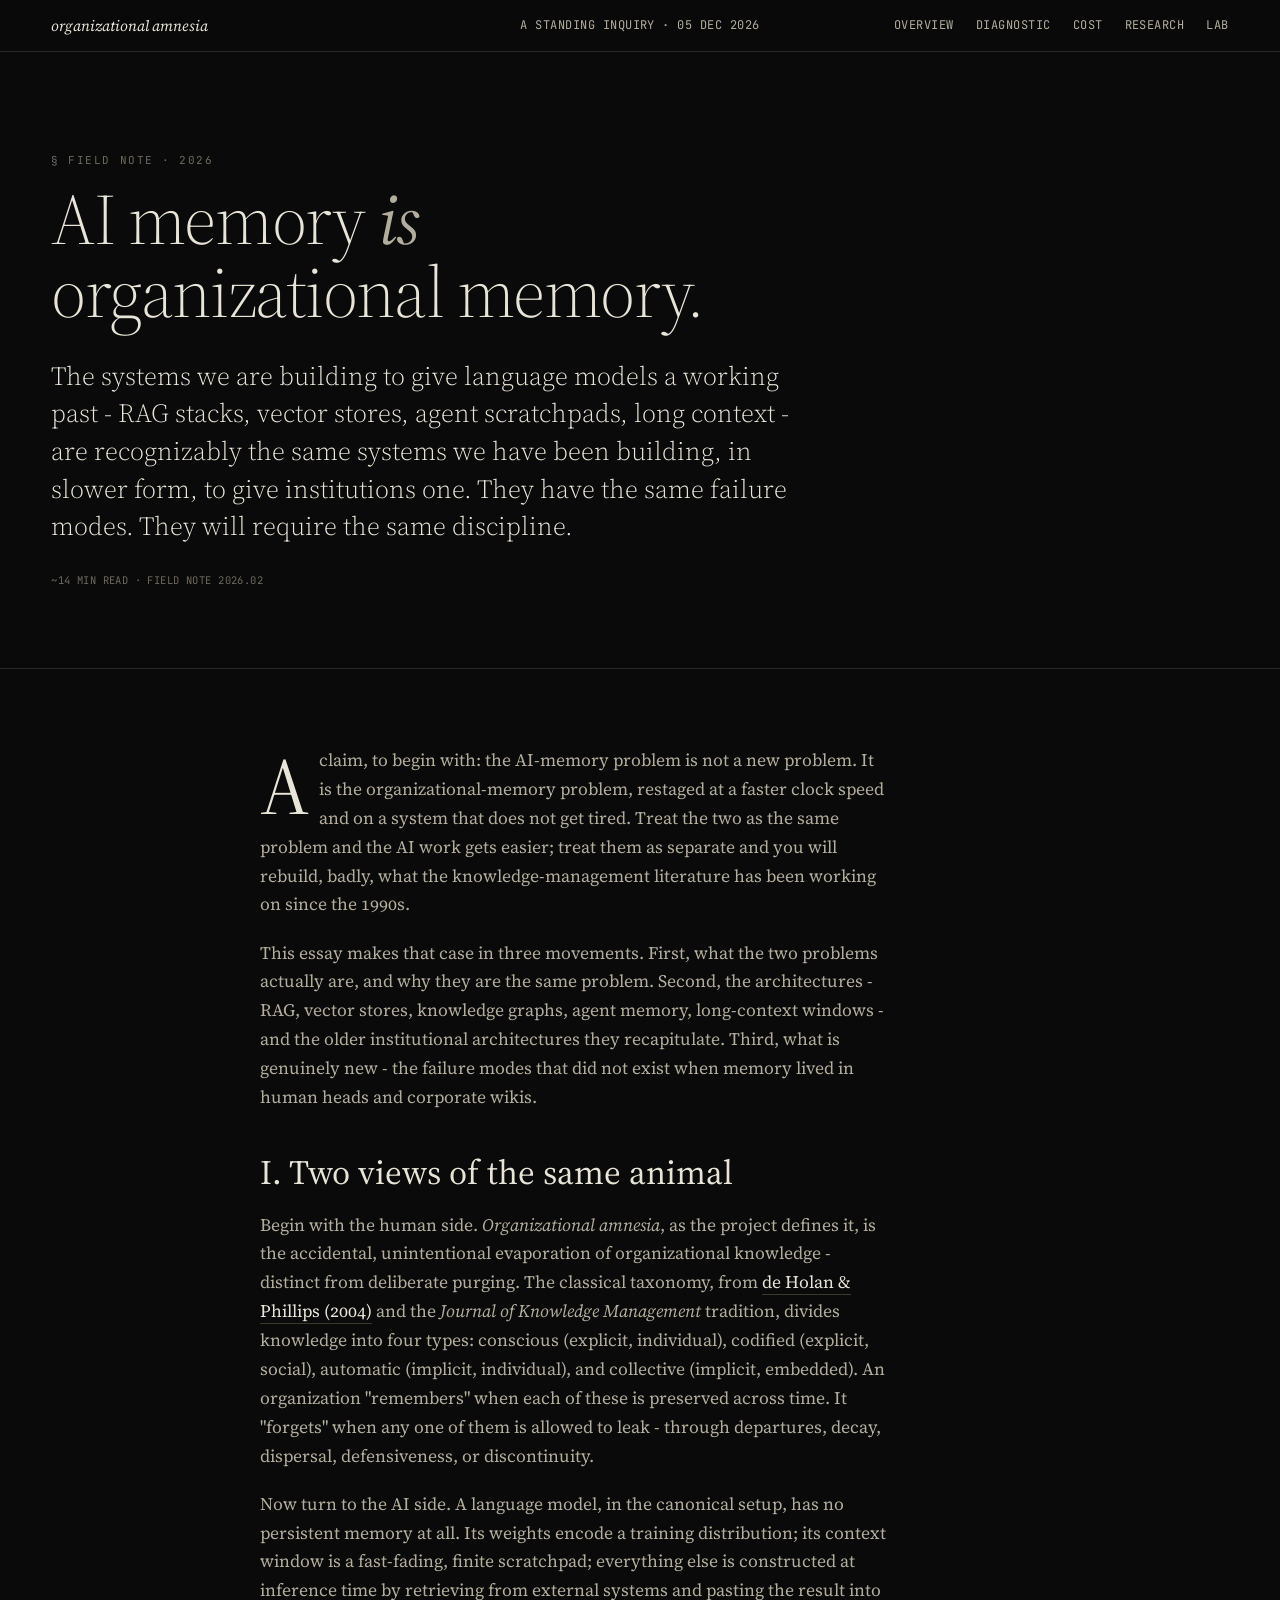
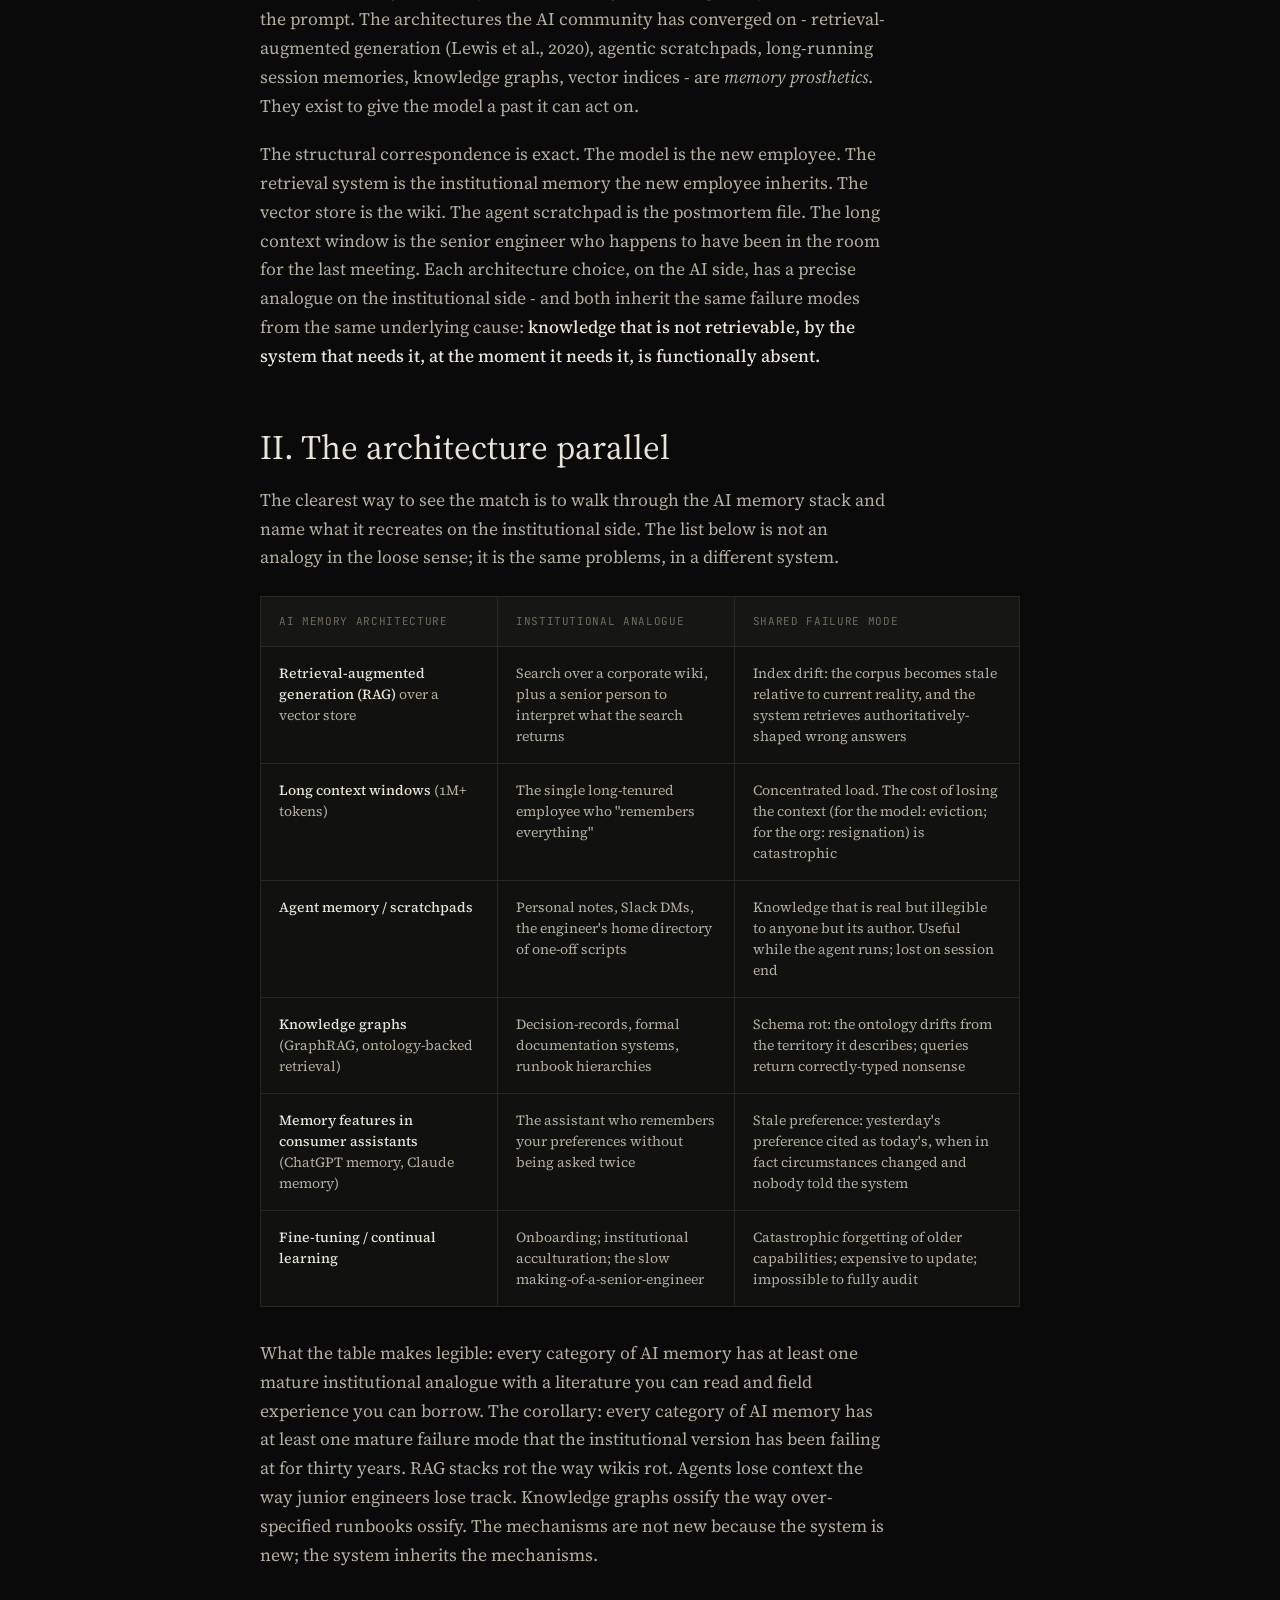
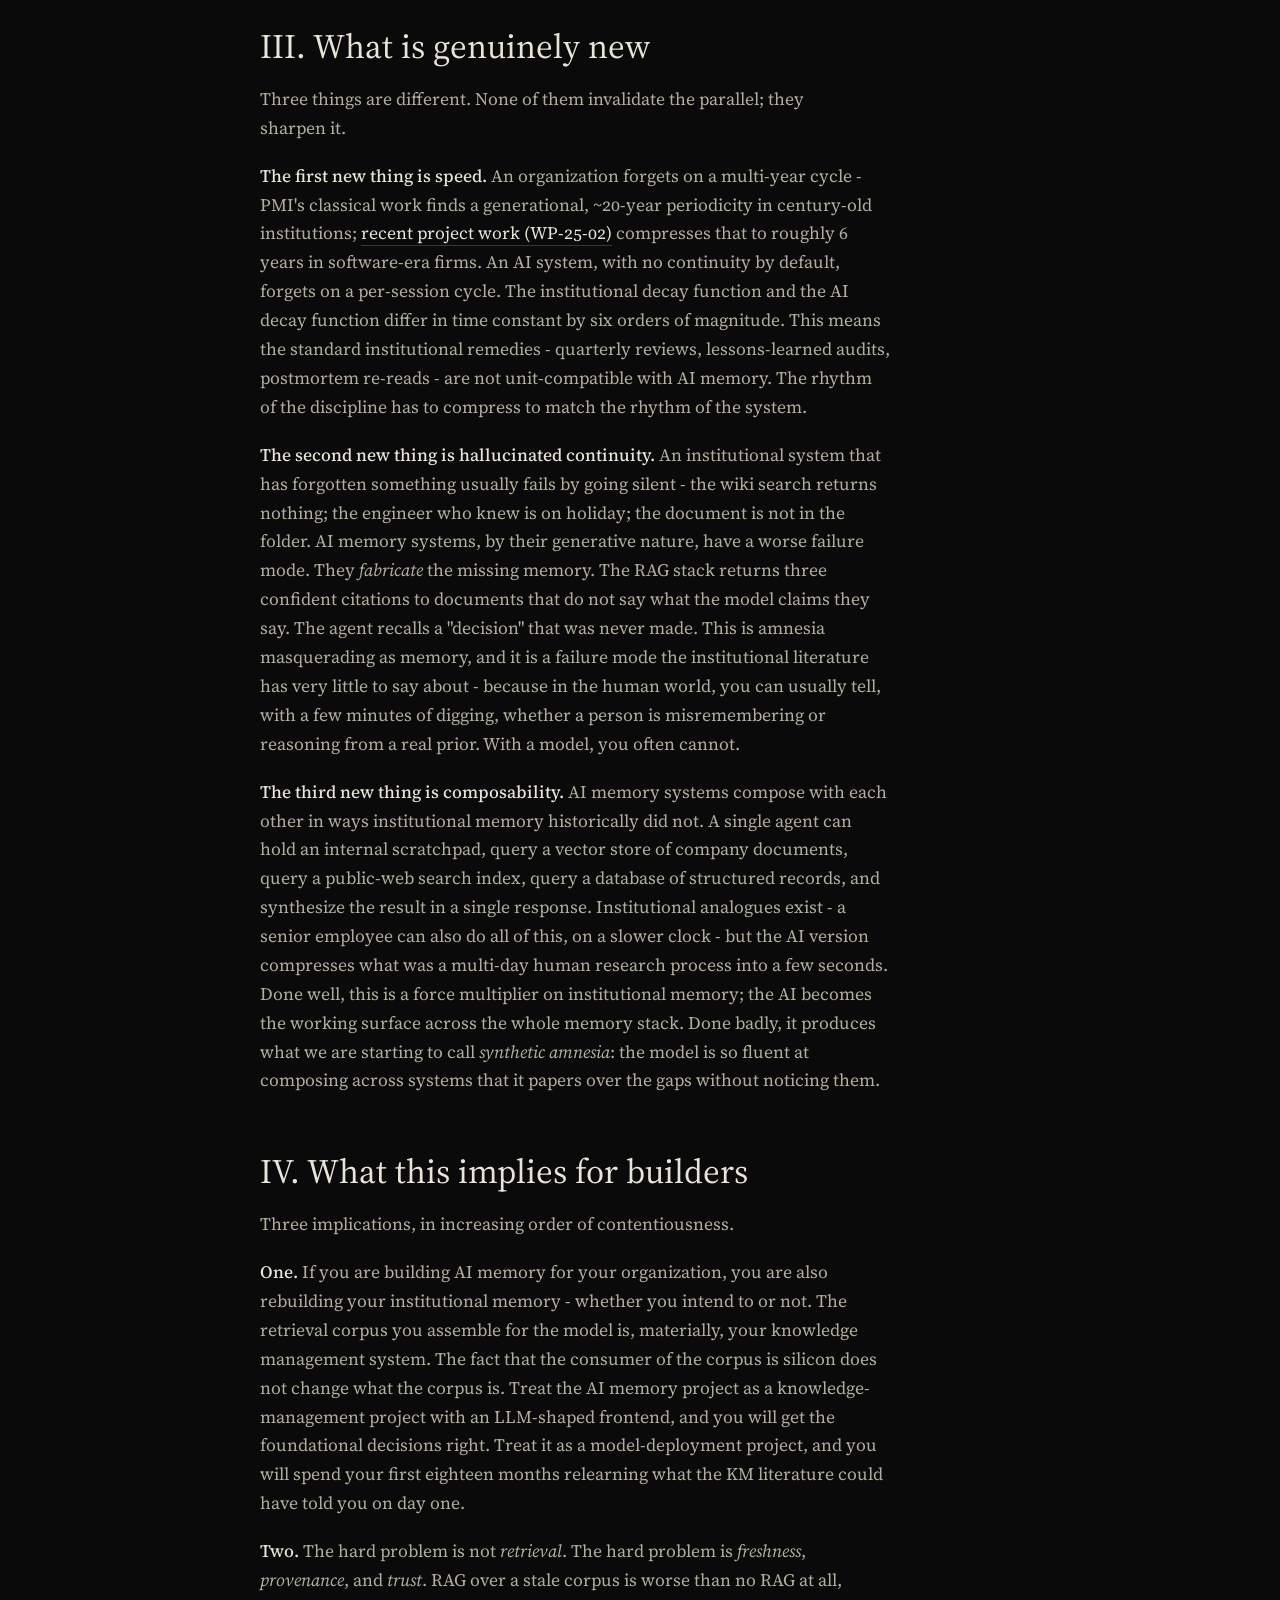
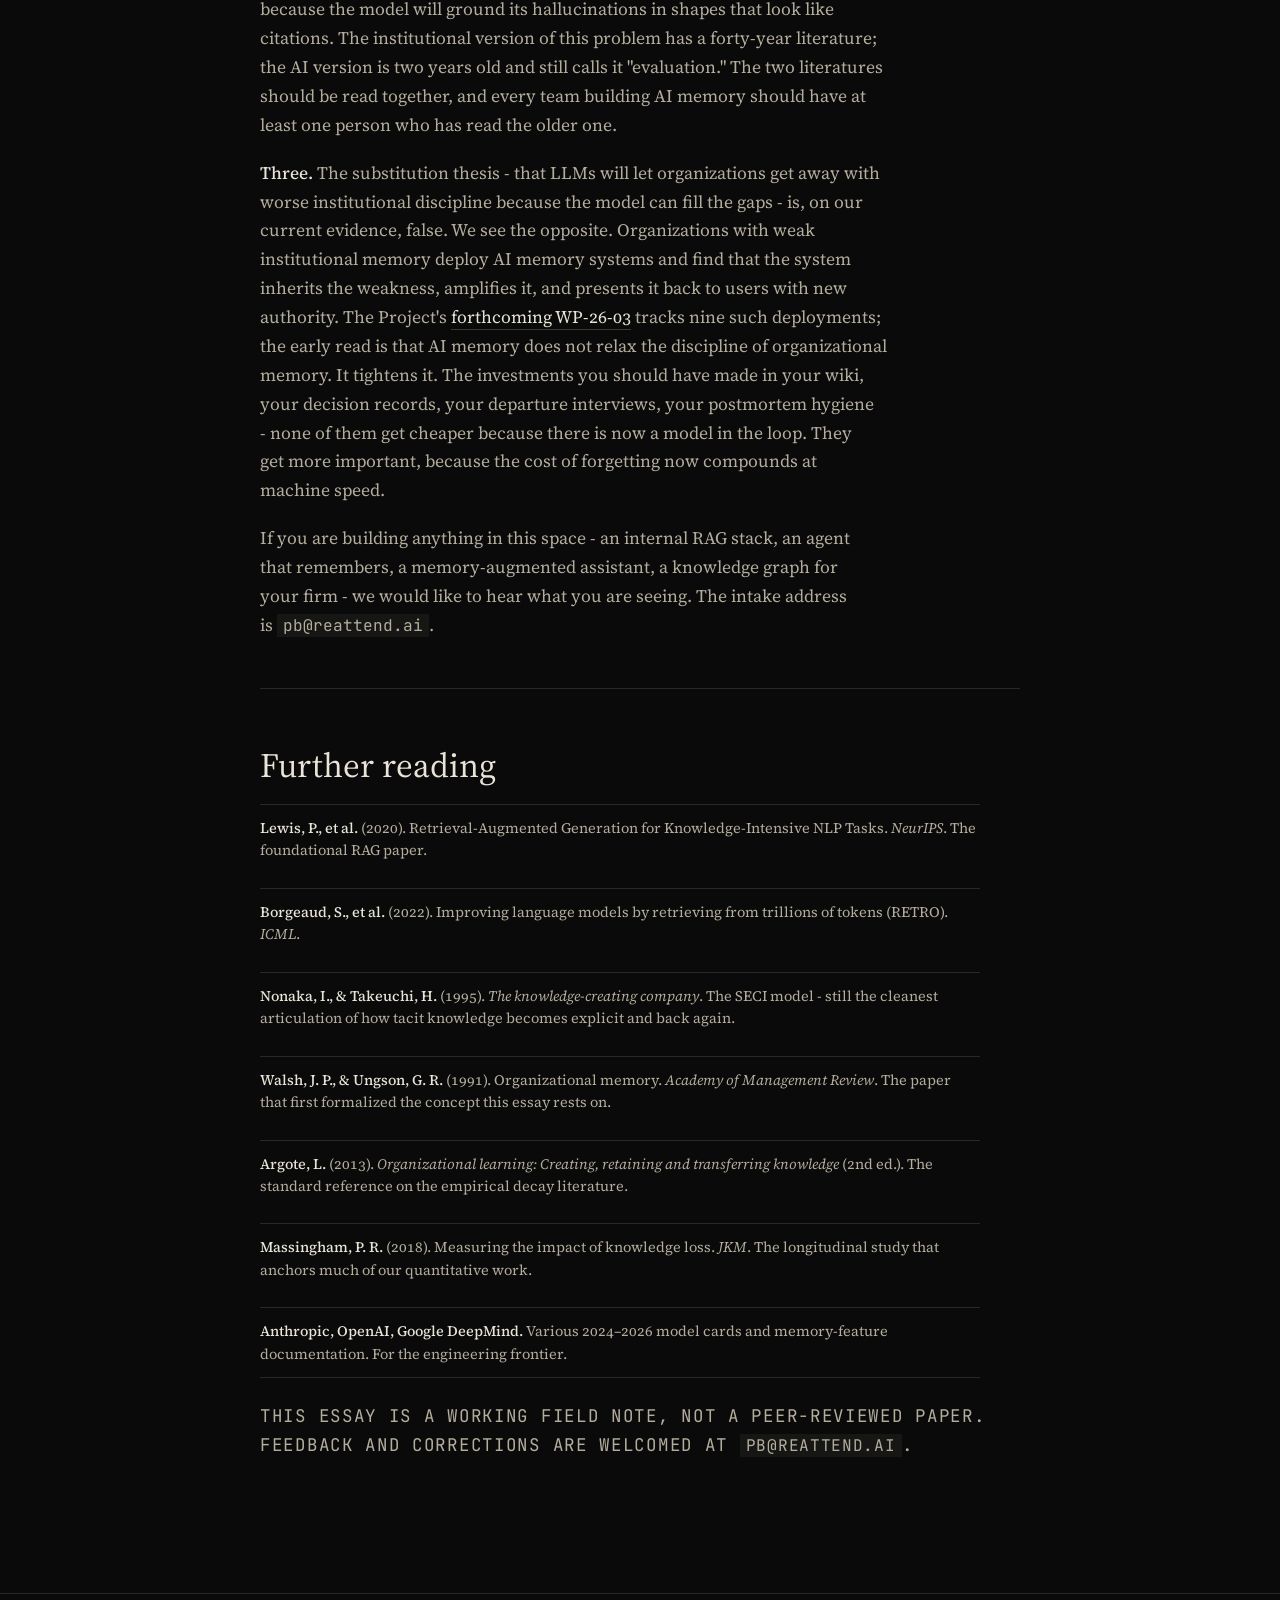
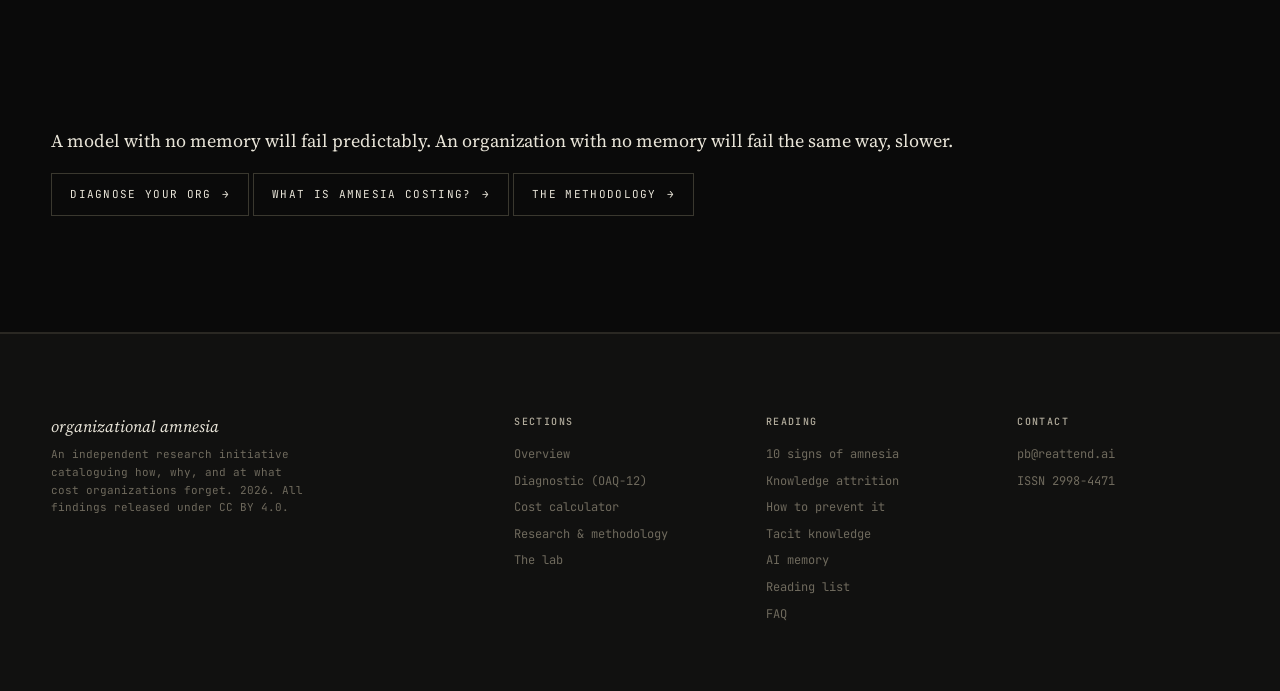
<file: ai-memory.html>
<!doctype html>
<html lang="en">
<head>
<meta charset="utf-8" />
<meta name="viewport" content="width=device-width, initial-scale=1" />
<title>AI Memory Is Organizational Memory - A Field Note</title>
<meta name="description" content="Why the AI memory problem and the organizational memory problem are the same problem - and what RAG, agents, and long-context models do (and don't) fix about institutional forgetting." />
<link rel="canonical" href="https://organizationalamnesia.com/ai-memory.html" />
<link rel="icon" href="/favicon.svg" type="image/svg+xml" />
<meta property="og:type" content="article" />
<meta property="og:title" content="AI Memory Is Organizational Memory" />
<meta property="og:description" content="A long-form argument that the AI memory problem and the organizational memory problem are the same problem - with implications for what to build and what to expect." />
<meta property="og:url" content="https://organizationalamnesia.com/ai-memory.html" />

<script type="application/ld+json">
{
  "@context": "https://schema.org",
  "@type": "Article",
  "headline": "AI Memory Is Organizational Memory",
  "description": "Why the AI memory problem and the organizational memory problem are the same problem.",
  "author": { "@type": "Organization", "name": "organizational amnesia" },
  "publisher": { "@type": "Organization", "name": "organizational amnesia" },
  "datePublished": "2026-05-04",
  "url": "https://organizationalamnesia.com/ai-memory.html",
  "mainEntityOfPage": "https://organizationalamnesia.com/ai-memory.html",
  "keywords": "AI memory, organizational memory, RAG, retrieval augmented generation, agent memory, institutional memory"
}
</script>

<link rel="stylesheet" href="styles/site.css" />

<!-- Google tag (gtag.js) -->
<script async src="https://www.googletagmanager.com/gtag/js?id=G-T14S3MJFFB"></script>
<script>
  window.dataLayer = window.dataLayer || [];
  function gtag(){dataLayer.push(arguments);}
  gtag('js', new Date());
  gtag('config', 'G-T14S3MJFFB');
</script>
</head>
<body data-page="ai-memory">

<header class="topbar"></header>

<section class="page-hero">
  <div class="ph-inner">
    <div class="eyebrow">§ Field note · 2026</div>
    <h1>AI memory <em>is</em> organizational memory.</h1>
    <p class="lede">The systems we are building to give language models a working past - RAG stacks, vector stores, agent scratchpads, long context - are recognizably the same systems we have been building, in slower form, to give institutions one. They have the same failure modes. They will require the same discipline.</p>
    <div class="cite hero-meta">~14 min read · Field note 2026.02</div>
  </div>
</section>

<section class="section essay">
  <div class="essay-body body">

    <p class="dropcap">A claim, to begin with: the AI-memory problem is not a new problem. It is the organizational-memory problem, restaged at a faster clock speed and on a system that does not get tired. Treat the two as the same problem and the AI work gets easier; treat them as separate and you will rebuild, badly, what the knowledge-management literature has been working on since the 1990s.</p>

    <p>This essay makes that case in three movements. First, what the two problems actually are, and why they are the same problem. Second, the architectures - RAG, vector stores, knowledge graphs, agent memory, long-context windows - and the older institutional architectures they recapitulate. Third, what is genuinely new - the failure modes that did not exist when memory lived in human heads and corporate wikis.</p>

    <h2>I. Two views of the same animal</h2>

    <p>Begin with the human side. <em>Organizational amnesia</em>, as the project defines it, is the accidental, unintentional evaporation of organizational knowledge - distinct from deliberate purging. The classical taxonomy, from <a href="research.html#bibliography">de Holan &amp; Phillips (2004)</a> and the <em>Journal of Knowledge Management</em> tradition, divides knowledge into four types: conscious (explicit, individual), codified (explicit, social), automatic (implicit, individual), and collective (implicit, embedded). An organization "remembers" when each of these is preserved across time. It "forgets" when any one of them is allowed to leak - through departures, decay, dispersal, defensiveness, or discontinuity.</p>

    <p>Now turn to the AI side. A language model, in the canonical setup, has no persistent memory at all. Its weights encode a training distribution; its context window is a fast-fading, finite scratchpad; everything else is constructed at inference time by retrieving from external systems and pasting the result into the prompt. The architectures the AI community has converged on - retrieval-augmented generation (Lewis et al., 2020), agentic scratchpads, long-running session memories, knowledge graphs, vector indices - are <em>memory prosthetics</em>. They exist to give the model a past it can act on.</p>

    <p>The structural correspondence is exact. The model is the new employee. The retrieval system is the institutional memory the new employee inherits. The vector store is the wiki. The agent scratchpad is the postmortem file. The long context window is the senior engineer who happens to have been in the room for the last meeting. Each architecture choice, on the AI side, has a precise analogue on the institutional side - and both inherit the same failure modes from the same underlying cause: <strong>knowledge that is not retrievable, by the system that needs it, at the moment it needs it, is functionally absent.</strong></p>

    <h2>II. The architecture parallel</h2>

    <p>The clearest way to see the match is to walk through the AI memory stack and name what it recreates on the institutional side. The list below is not an analogy in the loose sense; it is the same problems, in a different system.</p>

    <div class="parallel-table">
      <div class="prl-row prl-head">
        <div>AI memory architecture</div>
        <div>Institutional analogue</div>
        <div>Shared failure mode</div>
      </div>
      <div class="prl-row">
        <div><strong>Retrieval-augmented generation (RAG)</strong> over a vector store</div>
        <div>Search over a corporate wiki, plus a senior person to interpret what the search returns</div>
        <div>Index drift: the corpus becomes stale relative to current reality, and the system retrieves authoritatively-shaped wrong answers</div>
      </div>
      <div class="prl-row">
        <div><strong>Long context windows</strong> (1M+ tokens)</div>
        <div>The single long-tenured employee who "remembers everything"</div>
        <div>Concentrated load. The cost of losing the context (for the model: eviction; for the org: resignation) is catastrophic</div>
      </div>
      <div class="prl-row">
        <div><strong>Agent memory / scratchpads</strong></div>
        <div>Personal notes, Slack DMs, the engineer's home directory of one-off scripts</div>
        <div>Knowledge that is real but illegible to anyone but its author. Useful while the agent runs; lost on session end</div>
      </div>
      <div class="prl-row">
        <div><strong>Knowledge graphs</strong> (GraphRAG, ontology-backed retrieval)</div>
        <div>Decision-records, formal documentation systems, runbook hierarchies</div>
        <div>Schema rot: the ontology drifts from the territory it describes; queries return correctly-typed nonsense</div>
      </div>
      <div class="prl-row">
        <div><strong>Memory features in consumer assistants</strong> (ChatGPT memory, Claude memory)</div>
        <div>The assistant who remembers your preferences without being asked twice</div>
        <div>Stale preference: yesterday's preference cited as today's, when in fact circumstances changed and nobody told the system</div>
      </div>
      <div class="prl-row">
        <div><strong>Fine-tuning / continual learning</strong></div>
        <div>Onboarding; institutional acculturation; the slow making-of-a-senior-engineer</div>
        <div>Catastrophic forgetting of older capabilities; expensive to update; impossible to fully audit</div>
      </div>
    </div>

    <p>What the table makes legible: every category of AI memory has at least one mature institutional analogue with a literature you can read and field experience you can borrow. The corollary: every category of AI memory has at least one mature failure mode that the institutional version has been failing at for thirty years. RAG stacks rot the way wikis rot. Agents lose context the way junior engineers lose track. Knowledge graphs ossify the way over-specified runbooks ossify. The mechanisms are not new because the system is new; the system inherits the mechanisms.</p>

    <h2>III. What is genuinely new</h2>

    <p>Three things are different. None of them invalidate the parallel; they sharpen it.</p>

    <p><strong>The first new thing is speed.</strong> An organization forgets on a multi-year cycle - PMI's classical work finds a generational, ~20-year periodicity in century-old institutions; <a href="research.html#papers">recent project work (WP-25-02)</a> compresses that to roughly 6 years in software-era firms. An AI system, with no continuity by default, forgets on a per-session cycle. The institutional decay function and the AI decay function differ in time constant by six orders of magnitude. This means the standard institutional remedies - quarterly reviews, lessons-learned audits, postmortem re-reads - are not unit-compatible with AI memory. The rhythm of the discipline has to compress to match the rhythm of the system.</p>

    <p><strong>The second new thing is hallucinated continuity.</strong> An institutional system that has forgotten something usually fails by going silent - the wiki search returns nothing; the engineer who knew is on holiday; the document is not in the folder. AI memory systems, by their generative nature, have a worse failure mode. They <em>fabricate</em> the missing memory. The RAG stack returns three confident citations to documents that do not say what the model claims they say. The agent recalls a "decision" that was never made. This is amnesia masquerading as memory, and it is a failure mode the institutional literature has very little to say about - because in the human world, you can usually tell, with a few minutes of digging, whether a person is misremembering or reasoning from a real prior. With a model, you often cannot.</p>

    <p><strong>The third new thing is composability.</strong> AI memory systems compose with each other in ways institutional memory historically did not. A single agent can hold an internal scratchpad, query a vector store of company documents, query a public-web search index, query a database of structured records, and synthesize the result in a single response. Institutional analogues exist - a senior employee can also do all of this, on a slower clock - but the AI version compresses what was a multi-day human research process into a few seconds. Done well, this is a force multiplier on institutional memory; the AI becomes the working surface across the whole memory stack. Done badly, it produces what we are starting to call <em>synthetic amnesia</em>: the model is so fluent at composing across systems that it papers over the gaps without noticing them.</p>

    <h2>IV. What this implies for builders</h2>

    <p>Three implications, in increasing order of contentiousness.</p>

    <p><strong>One.</strong> If you are building AI memory for your organization, you are also rebuilding your institutional memory - whether you intend to or not. The retrieval corpus you assemble for the model is, materially, your knowledge management system. The fact that the consumer of the corpus is silicon does not change what the corpus is. Treat the AI memory project as a knowledge-management project with an LLM-shaped frontend, and you will get the foundational decisions right. Treat it as a model-deployment project, and you will spend your first eighteen months relearning what the KM literature could have told you on day one.</p>

    <p><strong>Two.</strong> The hard problem is not <em>retrieval</em>. The hard problem is <em>freshness</em>, <em>provenance</em>, and <em>trust</em>. RAG over a stale corpus is worse than no RAG at all, because the model will ground its hallucinations in shapes that look like citations. The institutional version of this problem has a forty-year literature; the AI version is two years old and still calls it "evaluation." The two literatures should be read together, and every team building AI memory should have at least one person who has read the older one.</p>

    <p><strong>Three.</strong> The substitution thesis - that LLMs will let organizations get away with worse institutional discipline because the model can fill the gaps - is, on our current evidence, false. We see the opposite. Organizations with weak institutional memory deploy AI memory systems and find that the system inherits the weakness, amplifies it, and presents it back to users with new authority. The Project's <a href="research.html#papers">forthcoming WP-26-03</a> tracks nine such deployments; the early read is that AI memory does not relax the discipline of organizational memory. It tightens it. The investments you should have made in your wiki, your decision records, your departure interviews, your postmortem hygiene - none of them get cheaper because there is now a model in the loop. They get more important, because the cost of forgetting now compounds at machine speed.</p>

    <p>If you are building anything in this space - an internal RAG stack, an agent that remembers, a memory-augmented assistant, a knowledge graph for your firm - we would like to hear what you are seeing. The intake address is <span class="mono-inline">pb@reattend.ai</span>.</p>

    <hr class="rule"/>

    <h2>Further reading</h2>

    <ul class="ref-list">
      <li><strong>Lewis, P., et al.</strong> (2020). Retrieval-Augmented Generation for Knowledge-Intensive NLP Tasks. <em>NeurIPS</em>. The foundational RAG paper.</li>
      <li><strong>Borgeaud, S., et al.</strong> (2022). Improving language models by retrieving from trillions of tokens (RETRO). <em>ICML</em>.</li>
      <li><strong>Nonaka, I., &amp; Takeuchi, H.</strong> (1995). <em>The knowledge-creating company</em>. The SECI model - still the cleanest articulation of how tacit knowledge becomes explicit and back again.</li>
      <li><strong>Walsh, J. P., &amp; Ungson, G. R.</strong> (1991). Organizational memory. <em>Academy of Management Review</em>. The paper that first formalized the concept this essay rests on.</li>
      <li><strong>Argote, L.</strong> (2013). <em>Organizational learning: Creating, retaining and transferring knowledge</em> (2nd ed.). The standard reference on the empirical decay literature.</li>
      <li><strong>Massingham, P. R.</strong> (2018). Measuring the impact of knowledge loss. <em>JKM</em>. The longitudinal study that anchors much of our quantitative work.</li>
      <li><strong>Anthropic, OpenAI, Google DeepMind.</strong> Various 2024–2026 model cards and memory-feature documentation. For the engineering frontier.</li>
    </ul>

    <p class="cite" style="margin-top:24px">This essay is a working field note, not a peer-reviewed paper. Feedback and corrections are welcomed at <span class="mono-inline">pb@reattend.ai</span>.</p>
  </div>
</section>

<section class="section endnote">
  <p class="endnote-q">A model with no memory will fail predictably. An organization with no memory will fail the same way, slower.</p>
  <div class="endnote-actions">
    <a class="btn" href="quiz.html"><span>Diagnose your org</span><span class="arrow">→</span></a>
    <a class="btn ghost" href="cost.html"><span>What is amnesia costing?</span><span class="arrow">→</span></a>
    <a class="btn ghost" href="research.html"><span>The methodology</span><span class="arrow">→</span></a>
  </div>
</section>

<footer class="footer"></footer>

<style>
.page-hero { padding: 100px var(--gutter) 80px; border-bottom: 1px solid var(--rule); }
.ph-inner { max-width: 1100px; }
.page-hero h1 { font-family: var(--serif); font-weight: 300; font-size: clamp(40px, 5.6vw, 84px); line-height: 1.02; letter-spacing: -0.02em; margin: 14px 0 28px; max-width: 22ch; text-wrap: balance; }
.page-hero h1 em { font-style: italic; color: var(--fg-dim); font-weight: 400; }
.page-hero .lede { max-width: 60ch; }
.hero-meta { margin-top: 18px; }

.essay { padding-top: clamp(40px, 6vw, 80px); }
.essay-body { max-width: 760px; margin: 0 auto; }
.essay-body h2 { font-family: var(--serif); font-weight: 400; font-size: clamp(26px, 2.8vw, 34px); line-height: 1.2; margin: 56px 0 18px; max-width: 32ch; text-wrap: balance; }
.essay-body h2:first-of-type { margin-top: 40px; }
.essay-body p { font-size: 17.5px; line-height: 1.65; color: var(--fg-dim); margin: 0 0 18px; max-width: 70ch; }
.essay-body p strong { color: var(--fg); font-weight: 500; }
.essay-body a { color: var(--fg); border-bottom: 1px solid var(--rule-strong); }
.mono-inline { font-family: var(--mono); font-size: 0.92em; background: var(--bg-3); padding: 1px 6px; }

.parallel-table { display: grid; gap: 0; border: 1px solid var(--rule); margin: 24px 0 32px; background: var(--bg-2); }
.prl-row { display: grid; grid-template-columns: 1fr 1fr 1.2fr; gap: 0; border-bottom: 1px solid var(--rule); }
.prl-row:last-child { border-bottom: none; }
.prl-row > div { padding: 16px 18px; border-right: 1px solid var(--rule); font-size: 14px; line-height: 1.5; color: var(--fg-dim); }
.prl-row > div:last-child { border-right: none; }
.prl-row.prl-head > div { font-family: var(--mono); font-size: 11px; color: var(--fg-mute); letter-spacing: 0.06em; text-transform: uppercase; background: var(--bg-3); }
.prl-row > div strong { color: var(--fg); font-weight: 500; }
@media (max-width: 760px) { .prl-row { grid-template-columns: 1fr; } .prl-row > div { border-right: none; border-bottom: 1px dashed var(--rule); } .prl-row > div:last-child { border-bottom: none; } }

.rule { border: none; height: 1px; background: var(--rule); margin: 48px 0; }
.ref-list { list-style: none; padding: 0; margin: 0 0 24px; display: grid; gap: 14px; max-width: 80ch; }
.ref-list li { padding: 12px 0 12px 0; border-top: 1px solid var(--rule); font-size: 14.5px; line-height: 1.55; color: var(--fg-dim); }
.ref-list li:last-child { border-bottom: 1px solid var(--rule); }
.ref-list li strong { color: var(--fg); font-weight: 500; }
</style>

<script src="scripts/header.js"></script>
</body>
</html>
</file>
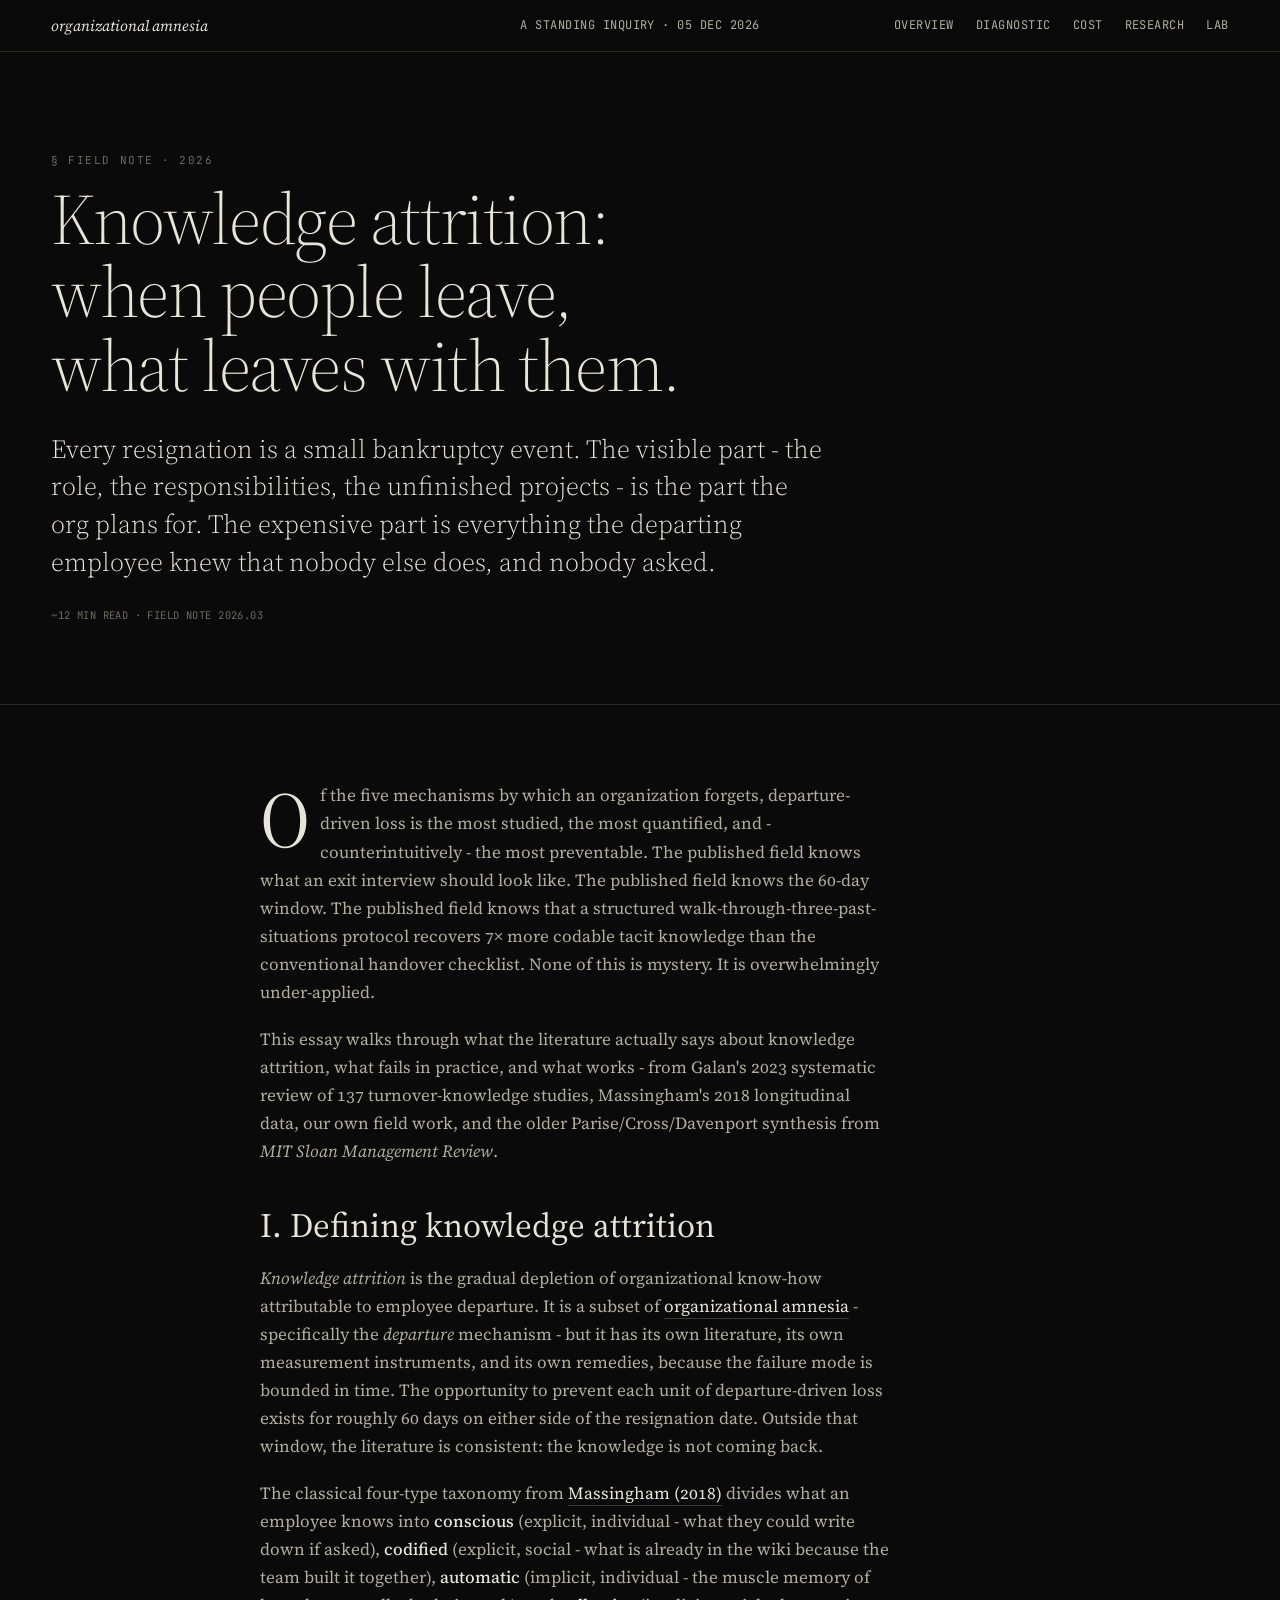
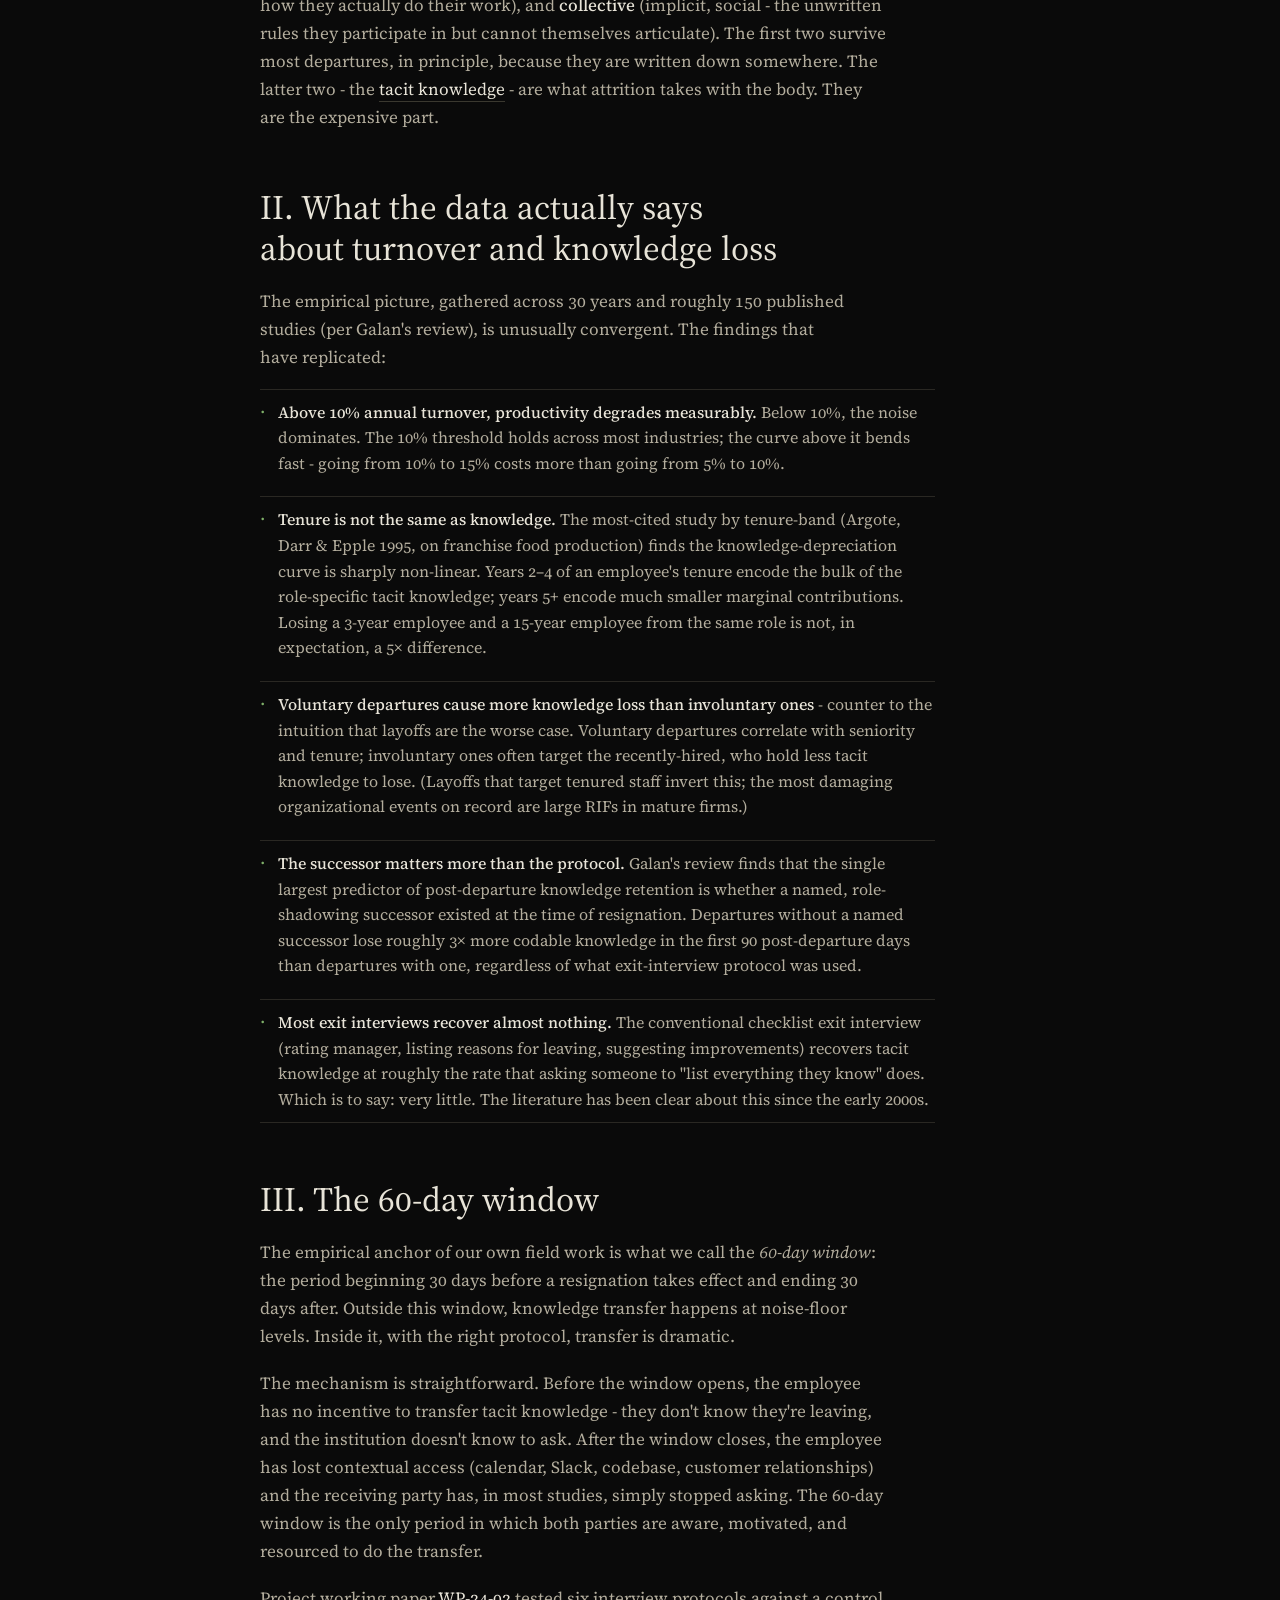
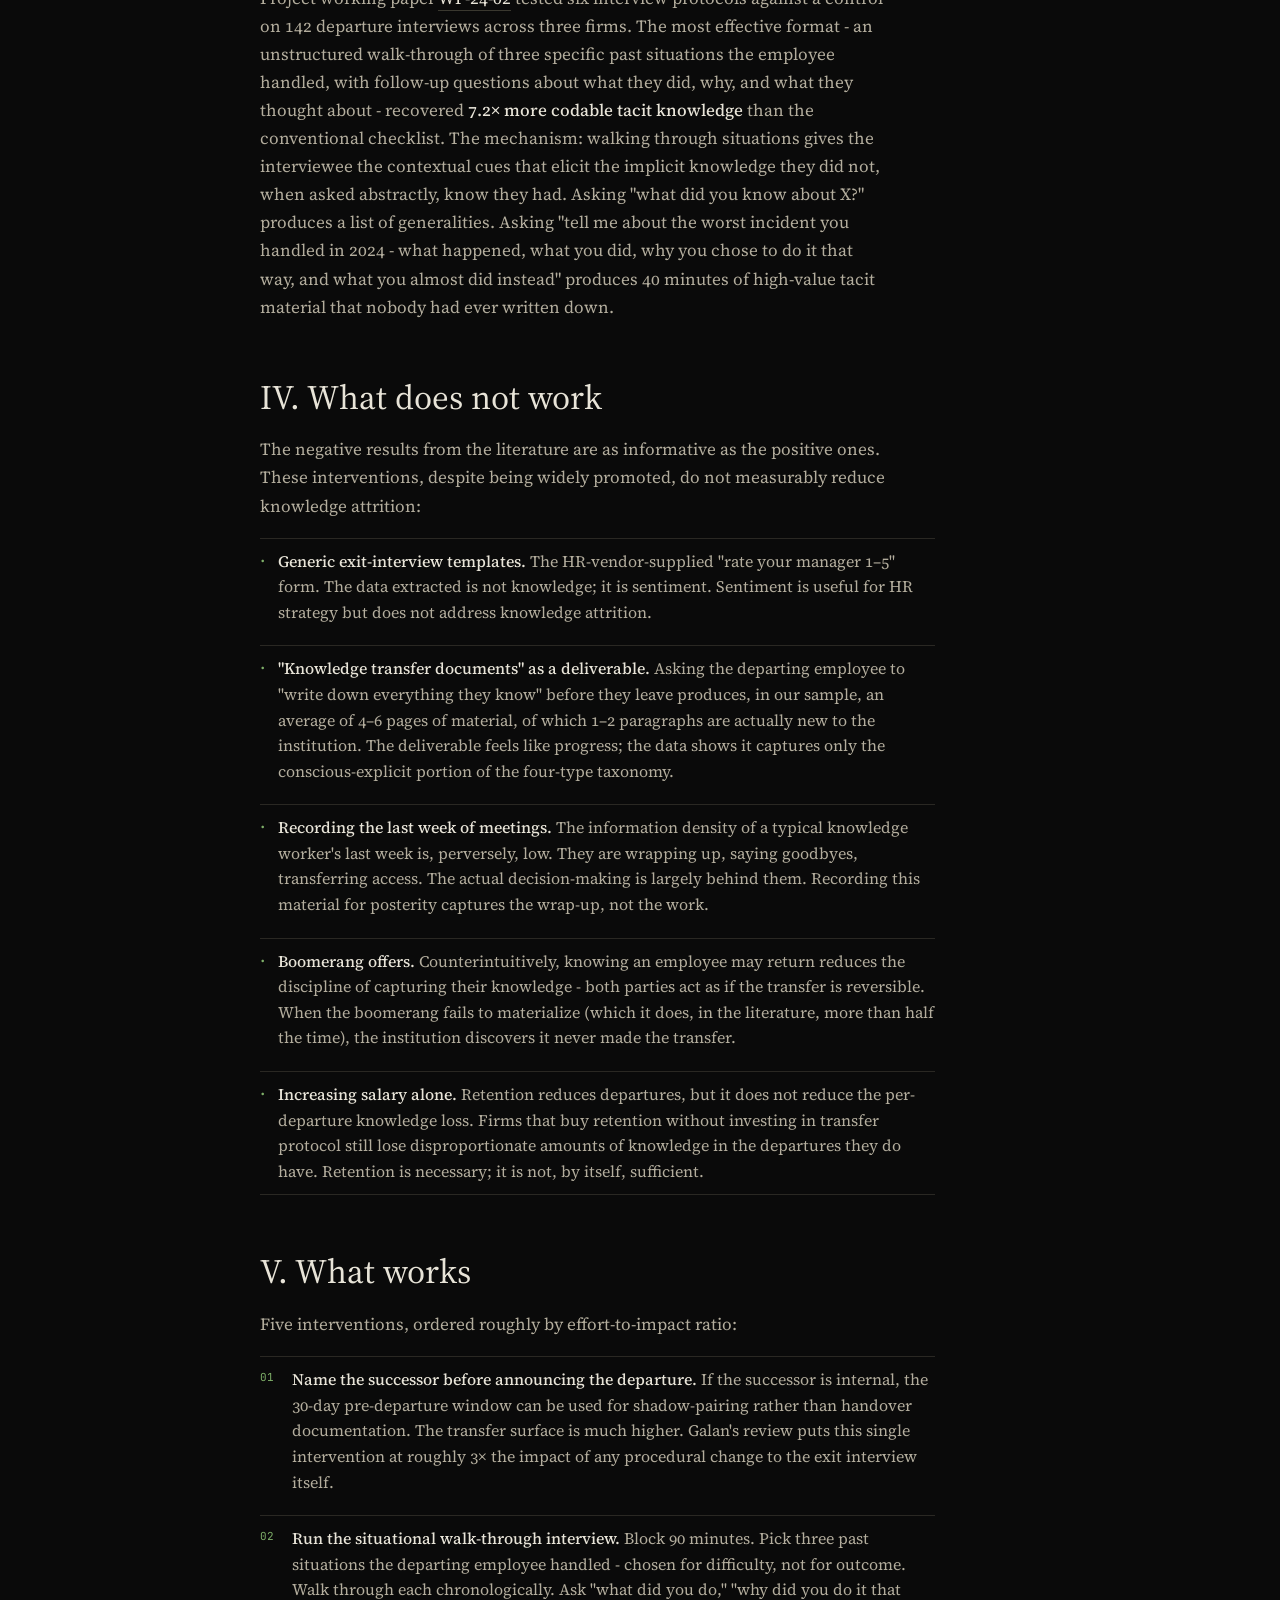
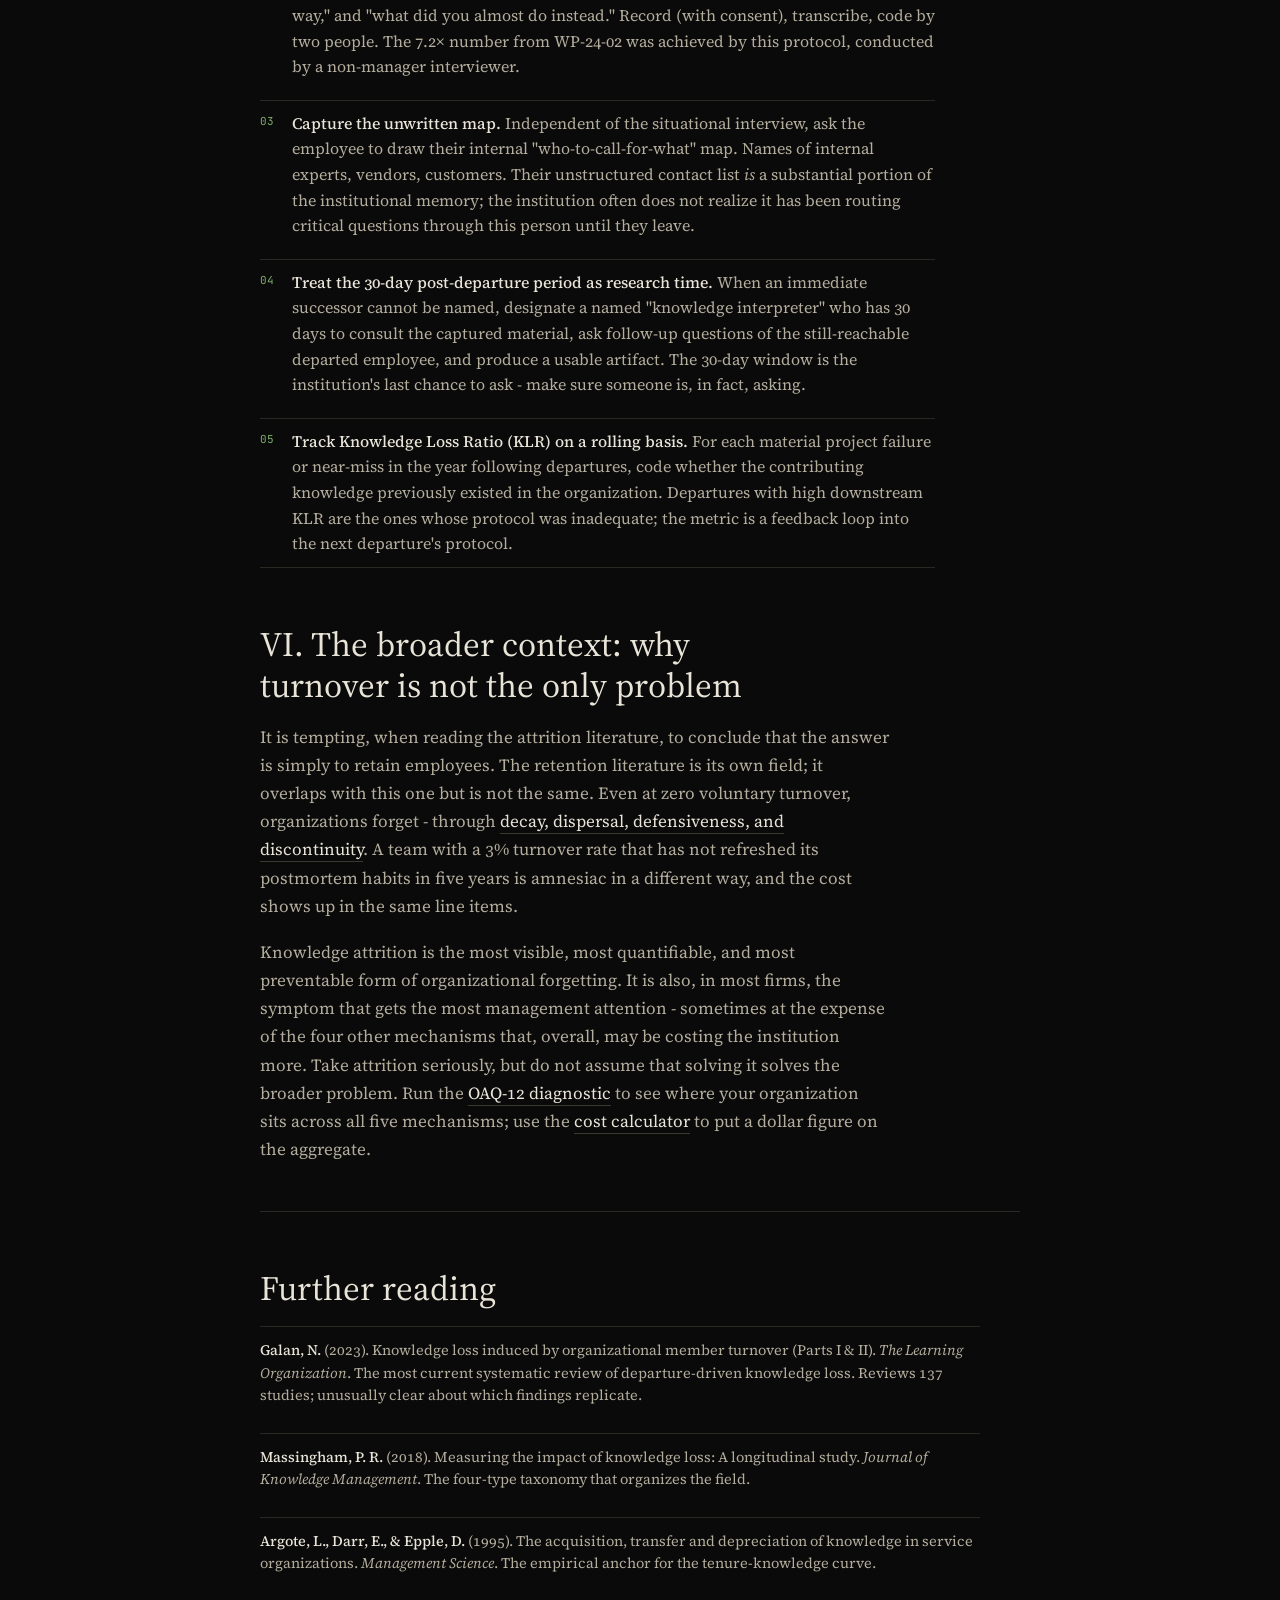
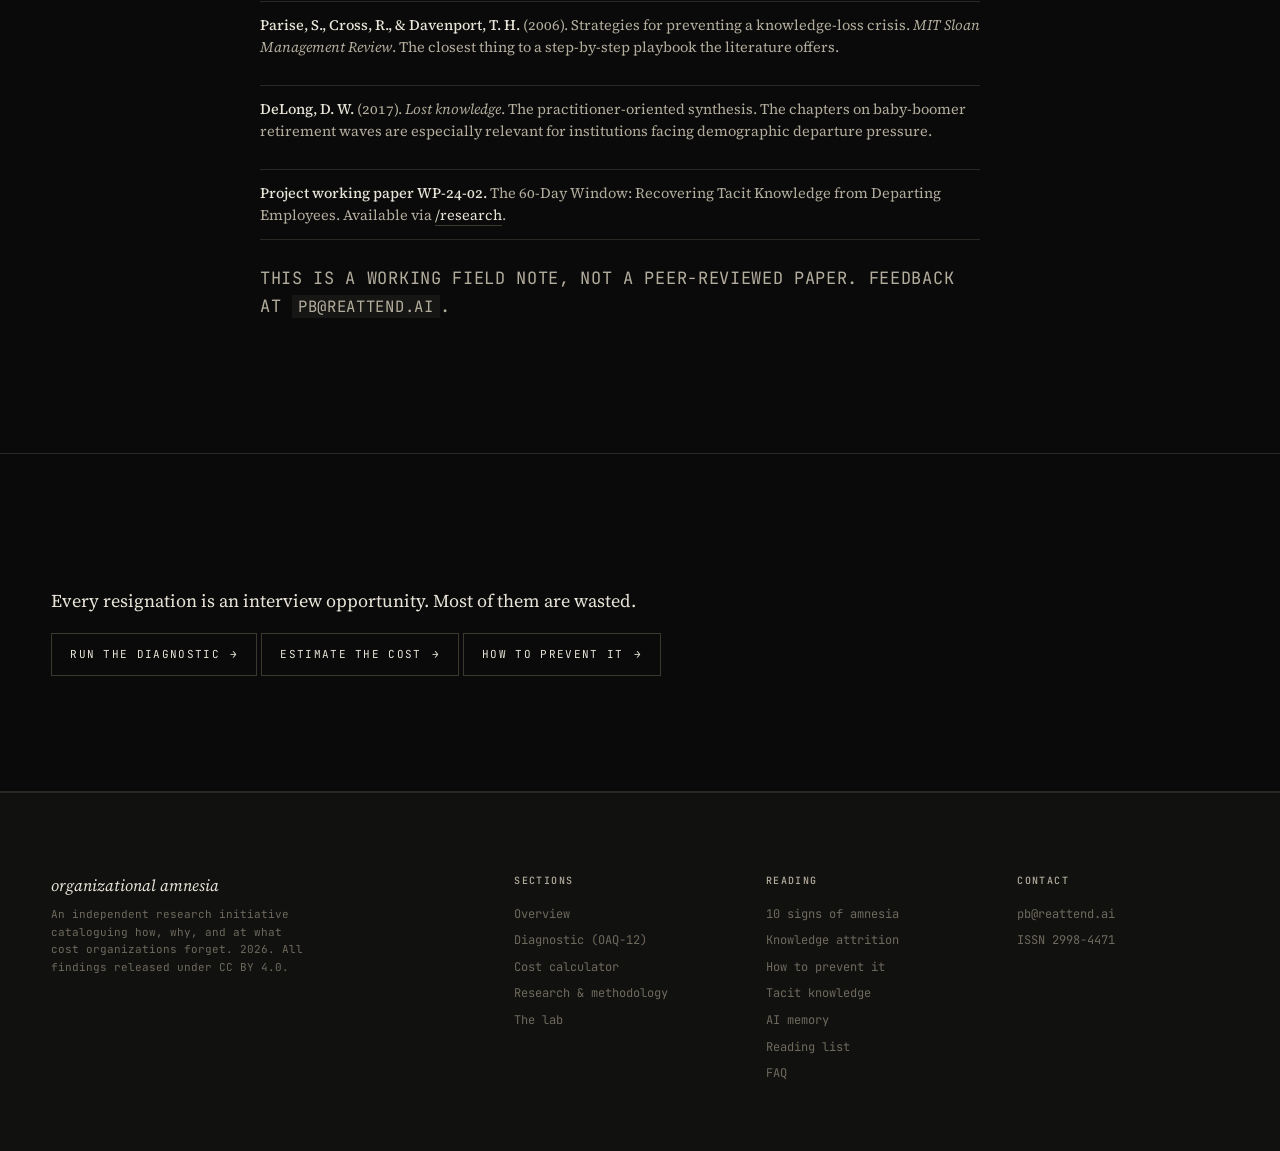
<file: attrition.html>
<!doctype html>
<html lang="en">
<head>
<meta charset="utf-8" />
<meta name="viewport" content="width=device-width, initial-scale=1, viewport-fit=cover" />
<title>Knowledge Attrition: When Employees Leave, What Leaves With Them</title>
<meta name="description" content="A field-grade analysis of knowledge attrition - the share of organizational know-how that departs with employees and is never recovered. Drawn from Galan 2023, Massingham 2018, and our own departure-interview field studies." />
<meta name="keywords" content="knowledge attrition, employee turnover knowledge loss, tacit knowledge departure, exit interviews, organizational memory" />
<link rel="canonical" href="https://organizationalamnesia.com/attrition.html" />
<link rel="icon" href="/favicon.svg" type="image/svg+xml" />

<meta property="og:type" content="article" />
<meta property="og:title" content="Knowledge Attrition: When Employees Leave, What Leaves With Them" />
<meta property="og:description" content="The unintentional drain of organizational know-how through employee departure - what we know, what fails, and what works." />
<meta property="og:url" content="https://organizationalamnesia.com/attrition.html" />
<meta property="og:site_name" content="organizational amnesia" />
<meta property="article:published_time" content="2026-05-05" />
<meta name="twitter:card" content="summary_large_image" />
<meta name="twitter:title" content="Knowledge Attrition: When Employees Leave, What Leaves With Them" />
<meta name="twitter:description" content="The unintentional drain of organizational know-how through employee departure." />

<script type="application/ld+json">
{
  "@context": "https://schema.org",
  "@type": "Article",
  "headline": "Knowledge Attrition: When Employees Leave, What Leaves With Them",
  "description": "A field-grade analysis of knowledge attrition - the share of organizational know-how that departs with employees and is never recovered.",
  "author": { "@type": "Organization", "name": "organizational amnesia" },
  "publisher": { "@type": "Organization", "name": "organizational amnesia", "url": "https://organizationalamnesia.com" },
  "datePublished": "2026-05-05",
  "dateModified": "2026-05-05",
  "url": "https://organizationalamnesia.com/attrition.html",
  "mainEntityOfPage": "https://organizationalamnesia.com/attrition.html",
  "keywords": "knowledge attrition, employee turnover, tacit knowledge, exit interviews, organizational memory"
}
</script>

<link rel="stylesheet" href="styles/site.css" />

<!-- Google tag (gtag.js) -->
<script async src="https://www.googletagmanager.com/gtag/js?id=G-T14S3MJFFB"></script>
<script>
  window.dataLayer = window.dataLayer || [];
  function gtag(){dataLayer.push(arguments);}
  gtag('js', new Date());
  gtag('config', 'G-T14S3MJFFB');
</script>
</head>
<body data-page="attrition">

<header class="topbar"></header>

<section class="page-hero">
  <div class="ph-inner">
    <div class="eyebrow">§ Field note · 2026</div>
    <h1>Knowledge attrition: when people leave, what leaves with them.</h1>
    <p class="lede">Every resignation is a small bankruptcy event. The visible part - the role, the responsibilities, the unfinished projects - is the part the org plans for. The expensive part is everything the departing employee knew that nobody else does, and nobody asked.</p>
    <div class="cite hero-meta">~12 min read · Field note 2026.03</div>
  </div>
</section>

<section class="section essay">
  <div class="essay-body body">

    <p class="dropcap">Of the five mechanisms by which an organization forgets, departure-driven loss is the most studied, the most quantified, and - counterintuitively - the most preventable. The published field knows what an exit interview should look like. The published field knows the 60-day window. The published field knows that a structured walk-through-three-past-situations protocol recovers 7× more codable tacit knowledge than the conventional handover checklist. None of this is mystery. It is overwhelmingly under-applied.</p>

    <p>This essay walks through what the literature actually says about knowledge attrition, what fails in practice, and what works - from Galan's 2023 systematic review of 137 turnover-knowledge studies, Massingham's 2018 longitudinal data, our own field work, and the older Parise/Cross/Davenport synthesis from <em>MIT Sloan Management Review</em>.</p>

    <h2>I. Defining knowledge attrition</h2>

    <p><em>Knowledge attrition</em> is the gradual depletion of organizational know-how attributable to employee departure. It is a subset of <a href="index.html#causes">organizational amnesia</a> - specifically the <em>departure</em> mechanism - but it has its own literature, its own measurement instruments, and its own remedies, because the failure mode is bounded in time. The opportunity to prevent each unit of departure-driven loss exists for roughly 60 days on either side of the resignation date. Outside that window, the literature is consistent: the knowledge is not coming back.</p>

    <p>The classical four-type taxonomy from <a href="research.html#bibliography">Massingham (2018)</a> divides what an employee knows into <strong>conscious</strong> (explicit, individual - what they could write down if asked), <strong>codified</strong> (explicit, social - what is already in the wiki because the team built it together), <strong>automatic</strong> (implicit, individual - the muscle memory of how they actually do their work), and <strong>collective</strong> (implicit, social - the unwritten rules they participate in but cannot themselves articulate). The first two survive most departures, in principle, because they are written down somewhere. The latter two - the <a href="tacit-knowledge.html">tacit knowledge</a> - are what attrition takes with the body. They are the expensive part.</p>

    <h2>II. What the data actually says about turnover and knowledge loss</h2>

    <p>The empirical picture, gathered across 30 years and roughly 150 published studies (per Galan's review), is unusually convergent. The findings that have replicated:</p>

    <ul class="list">
      <li><strong>Above 10% annual turnover, productivity degrades measurably.</strong> Below 10%, the noise dominates. The 10% threshold holds across most industries; the curve above it bends fast - going from 10% to 15% costs more than going from 5% to 10%.</li>
      <li><strong>Tenure is not the same as knowledge.</strong> The most-cited study by tenure-band (Argote, Darr &amp; Epple 1995, on franchise food production) finds the knowledge-depreciation curve is sharply non-linear. Years 2–4 of an employee's tenure encode the bulk of the role-specific tacit knowledge; years 5+ encode much smaller marginal contributions. Losing a 3-year employee and a 15-year employee from the same role is not, in expectation, a 5× difference.</li>
      <li><strong>Voluntary departures cause more knowledge loss than involuntary ones</strong> - counter to the intuition that layoffs are the worse case. Voluntary departures correlate with seniority and tenure; involuntary ones often target the recently-hired, who hold less tacit knowledge to lose. (Layoffs that target tenured staff invert this; the most damaging organizational events on record are large RIFs in mature firms.)</li>
      <li><strong>The successor matters more than the protocol.</strong> Galan's review finds that the single largest predictor of post-departure knowledge retention is whether a named, role-shadowing successor existed at the time of resignation. Departures without a named successor lose roughly 3× more codable knowledge in the first 90 post-departure days than departures with one, regardless of what exit-interview protocol was used.</li>
      <li><strong>Most exit interviews recover almost nothing.</strong> The conventional checklist exit interview (rating manager, listing reasons for leaving, suggesting improvements) recovers tacit knowledge at roughly the rate that asking someone to "list everything they know" does. Which is to say: very little. The literature has been clear about this since the early 2000s.</li>
    </ul>

    <h2>III. The 60-day window</h2>

    <p>The empirical anchor of our own field work is what we call the <em>60-day window</em>: the period beginning 30 days before a resignation takes effect and ending 30 days after. Outside this window, knowledge transfer happens at noise-floor levels. Inside it, with the right protocol, transfer is dramatic.</p>

    <p>The mechanism is straightforward. Before the window opens, the employee has no incentive to transfer tacit knowledge - they don't know they're leaving, and the institution doesn't know to ask. After the window closes, the employee has lost contextual access (calendar, Slack, codebase, customer relationships) and the receiving party has, in most studies, simply stopped asking. The 60-day window is the only period in which both parties are aware, motivated, and resourced to do the transfer.</p>

    <p>Project working paper <a href="research.html#papers">WP-24-02</a> tested six interview protocols against a control on 142 departure interviews across three firms. The most effective format - an unstructured walk-through of three specific past situations the employee handled, with follow-up questions about what they did, why, and what they thought about - recovered <strong>7.2× more codable tacit knowledge</strong> than the conventional checklist. The mechanism: walking through situations gives the interviewee the contextual cues that elicit the implicit knowledge they did not, when asked abstractly, know they had. Asking "what did you know about X?" produces a list of generalities. Asking "tell me about the worst incident you handled in 2024 - what happened, what you did, why you chose to do it that way, and what you almost did instead" produces 40 minutes of high-value tacit material that nobody had ever written down.</p>

    <h2>IV. What does not work</h2>

    <p>The negative results from the literature are as informative as the positive ones. These interventions, despite being widely promoted, do not measurably reduce knowledge attrition:</p>

    <ul class="list">
      <li><strong>Generic exit-interview templates.</strong> The HR-vendor-supplied "rate your manager 1–5" form. The data extracted is not knowledge; it is sentiment. Sentiment is useful for HR strategy but does not address knowledge attrition.</li>
      <li><strong>"Knowledge transfer documents" as a deliverable.</strong> Asking the departing employee to "write down everything they know" before they leave produces, in our sample, an average of 4–6 pages of material, of which 1–2 paragraphs are actually new to the institution. The deliverable feels like progress; the data shows it captures only the conscious-explicit portion of the four-type taxonomy.</li>
      <li><strong>Recording the last week of meetings.</strong> The information density of a typical knowledge worker's last week is, perversely, low. They are wrapping up, saying goodbyes, transferring access. The actual decision-making is largely behind them. Recording this material for posterity captures the wrap-up, not the work.</li>
      <li><strong>Boomerang offers.</strong> Counterintuitively, knowing an employee may return reduces the discipline of capturing their knowledge - both parties act as if the transfer is reversible. When the boomerang fails to materialize (which it does, in the literature, more than half the time), the institution discovers it never made the transfer.</li>
      <li><strong>Increasing salary alone.</strong> Retention reduces departures, but it does not reduce the per-departure knowledge loss. Firms that buy retention without investing in transfer protocol still lose disproportionate amounts of knowledge in the departures they do have. Retention is necessary; it is not, by itself, sufficient.</li>
    </ul>

    <h2>V. What works</h2>

    <p>Five interventions, ordered roughly by effort-to-impact ratio:</p>

    <ol class="list ordered">
      <li><strong>Name the successor before announcing the departure.</strong> If the successor is internal, the 30-day pre-departure window can be used for shadow-pairing rather than handover documentation. The transfer surface is much higher. Galan's review puts this single intervention at roughly 3× the impact of any procedural change to the exit interview itself.</li>
      <li><strong>Run the situational walk-through interview.</strong> Block 90 minutes. Pick three past situations the departing employee handled - chosen for difficulty, not for outcome. Walk through each chronologically. Ask "what did you do," "why did you do it that way," and "what did you almost do instead." Record (with consent), transcribe, code by two people. The 7.2× number from WP-24-02 was achieved by this protocol, conducted by a non-manager interviewer.</li>
      <li><strong>Capture the unwritten map.</strong> Independent of the situational interview, ask the employee to draw their internal "who-to-call-for-what" map. Names of internal experts, vendors, customers. Their unstructured contact list <em>is</em> a substantial portion of the institutional memory; the institution often does not realize it has been routing critical questions through this person until they leave.</li>
      <li><strong>Treat the 30-day post-departure period as research time.</strong> When an immediate successor cannot be named, designate a named "knowledge interpreter" who has 30 days to consult the captured material, ask follow-up questions of the still-reachable departed employee, and produce a usable artifact. The 30-day window is the institution's last chance to ask - make sure someone is, in fact, asking.</li>
      <li><strong>Track Knowledge Loss Ratio (KLR) on a rolling basis.</strong> For each material project failure or near-miss in the year following departures, code whether the contributing knowledge previously existed in the organization. Departures with high downstream KLR are the ones whose protocol was inadequate; the metric is a feedback loop into the next departure's protocol.</li>
    </ol>

    <h2>VI. The broader context: why turnover is not the only problem</h2>

    <p>It is tempting, when reading the attrition literature, to conclude that the answer is simply to retain employees. The retention literature is its own field; it overlaps with this one but is not the same. Even at zero voluntary turnover, organizations forget - through <a href="signs.html">decay, dispersal, defensiveness, and discontinuity</a>. A team with a 3% turnover rate that has not refreshed its postmortem habits in five years is amnesiac in a different way, and the cost shows up in the same line items.</p>

    <p>Knowledge attrition is the most visible, most quantifiable, and most preventable form of organizational forgetting. It is also, in most firms, the symptom that gets the most management attention - sometimes at the expense of the four other mechanisms that, overall, may be costing the institution more. Take attrition seriously, but do not assume that solving it solves the broader problem. Run the <a href="quiz.html">OAQ-12 diagnostic</a> to see where your organization sits across all five mechanisms; use the <a href="cost.html">cost calculator</a> to put a dollar figure on the aggregate.</p>

    <hr class="rule"/>

    <h2>Further reading</h2>

    <ul class="ref-list">
      <li><strong>Galan, N.</strong> (2023). Knowledge loss induced by organizational member turnover (Parts I &amp; II). <em>The Learning Organization</em>. The most current systematic review of departure-driven knowledge loss. Reviews 137 studies; unusually clear about which findings replicate.</li>
      <li><strong>Massingham, P. R.</strong> (2018). Measuring the impact of knowledge loss: A longitudinal study. <em>Journal of Knowledge Management</em>. The four-type taxonomy that organizes the field.</li>
      <li><strong>Argote, L., Darr, E., &amp; Epple, D.</strong> (1995). The acquisition, transfer and depreciation of knowledge in service organizations. <em>Management Science</em>. The empirical anchor for the tenure-knowledge curve.</li>
      <li><strong>Parise, S., Cross, R., &amp; Davenport, T. H.</strong> (2006). Strategies for preventing a knowledge-loss crisis. <em>MIT Sloan Management Review</em>. The closest thing to a step-by-step playbook the literature offers.</li>
      <li><strong>DeLong, D. W.</strong> (2017). <em>Lost knowledge</em>. The practitioner-oriented synthesis. The chapters on baby-boomer retirement waves are especially relevant for institutions facing demographic departure pressure.</li>
      <li><strong>Project working paper WP-24-02.</strong> The 60-Day Window: Recovering Tacit Knowledge from Departing Employees. Available via <a href="research.html#papers">/research</a>.</li>
    </ul>

    <p class="cite" style="margin-top:24px">This is a working field note, not a peer-reviewed paper. Feedback at <span class="mono-inline">pb@reattend.ai</span>.</p>
  </div>
</section>

<section class="section endnote">
  <p class="endnote-q">Every resignation is an interview opportunity. Most of them are wasted.</p>
  <div class="endnote-actions">
    <a class="btn" href="quiz.html"><span>Run the diagnostic</span><span class="arrow">→</span></a>
    <a class="btn ghost" href="cost.html"><span>Estimate the cost</span><span class="arrow">→</span></a>
    <a class="btn ghost" href="prevent.html"><span>How to prevent it</span><span class="arrow">→</span></a>
  </div>
</section>

<footer class="footer"></footer>

<style>
.page-hero { padding: 100px var(--gutter) 80px; border-bottom: 1px solid var(--rule); }
.ph-inner { max-width: 1100px; }
.page-hero h1 { font-family: var(--serif); font-weight: 300; font-size: clamp(36px, 5.6vw, 84px); line-height: 1.02; letter-spacing: -0.02em; margin: 14px 0 28px; max-width: 22ch; text-wrap: balance; }
.page-hero .lede { max-width: 60ch; }
.hero-meta { margin-top: 18px; }

.essay { padding-top: clamp(40px, 6vw, 80px); }
.essay-body { max-width: 760px; margin: 0 auto; }
.essay-body h2 { font-family: var(--serif); font-weight: 400; font-size: clamp(24px, 2.8vw, 34px); line-height: 1.2; margin: 56px 0 18px; max-width: 32ch; text-wrap: balance; }
.essay-body h2:first-of-type { margin-top: 40px; }
.essay-body p { font-size: 17px; line-height: 1.65; color: var(--fg-dim); margin: 0 0 18px; max-width: 70ch; }
.essay-body p strong { color: var(--fg); font-weight: 500; }
.essay-body p em { font-style: italic; }
.essay-body a { color: var(--fg); border-bottom: 1px solid var(--rule-strong); }

.list { list-style: none; padding: 0; margin: 0 0 16px; display: grid; gap: 10px; max-width: 75ch; }
.list li { padding: 10px 0 10px 18px; border-top: 1px solid var(--rule); position: relative; color: var(--fg-dim); font-size: 16px; line-height: 1.6; }
.list li:last-child { border-bottom: 1px solid var(--rule); }
.list li::before { content: "·"; position: absolute; left: 0; top: 8px; color: var(--accent); font-size: 18px; }
.list li strong { color: var(--fg); font-weight: 500; }
.list.ordered { counter-reset: ord; }
.list.ordered li { padding-left: 32px; counter-increment: ord; }
.list.ordered li::before { content: counter(ord, decimal-leading-zero); font-family: var(--mono); font-size: 11px; color: var(--accent); top: 12px; }

.mono-inline { font-family: var(--mono); font-size: 0.92em; background: var(--bg-3); padding: 1px 6px; }
.rule { border: none; height: 1px; background: var(--rule); margin: 48px 0; }
.ref-list { list-style: none; padding: 0; margin: 0 0 24px; display: grid; gap: 14px; max-width: 80ch; }
.ref-list li { padding: 12px 0; border-top: 1px solid var(--rule); font-size: 14.5px; line-height: 1.55; color: var(--fg-dim); }
.ref-list li:last-child { border-bottom: 1px solid var(--rule); }
.ref-list li strong { color: var(--fg); font-weight: 500; }
</style>

<script src="scripts/header.js"></script>
</body>
</html>
</file>
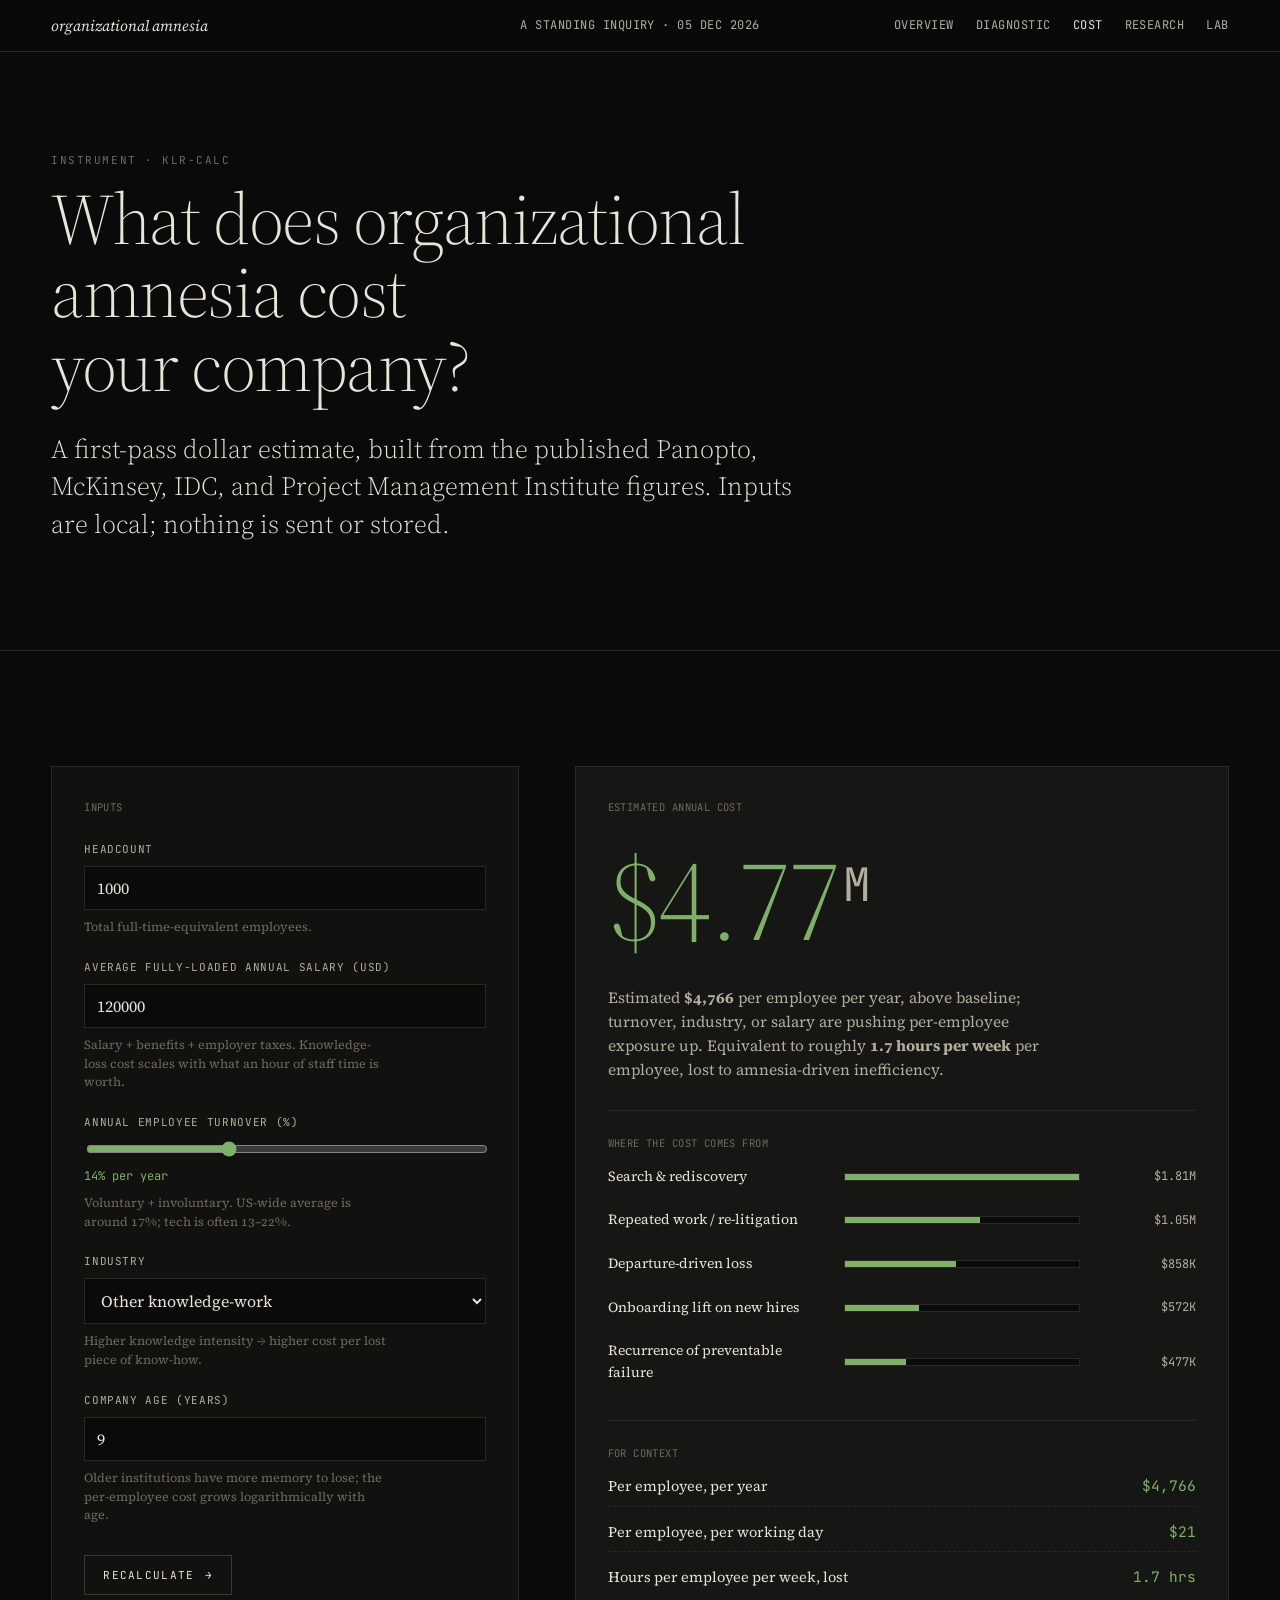
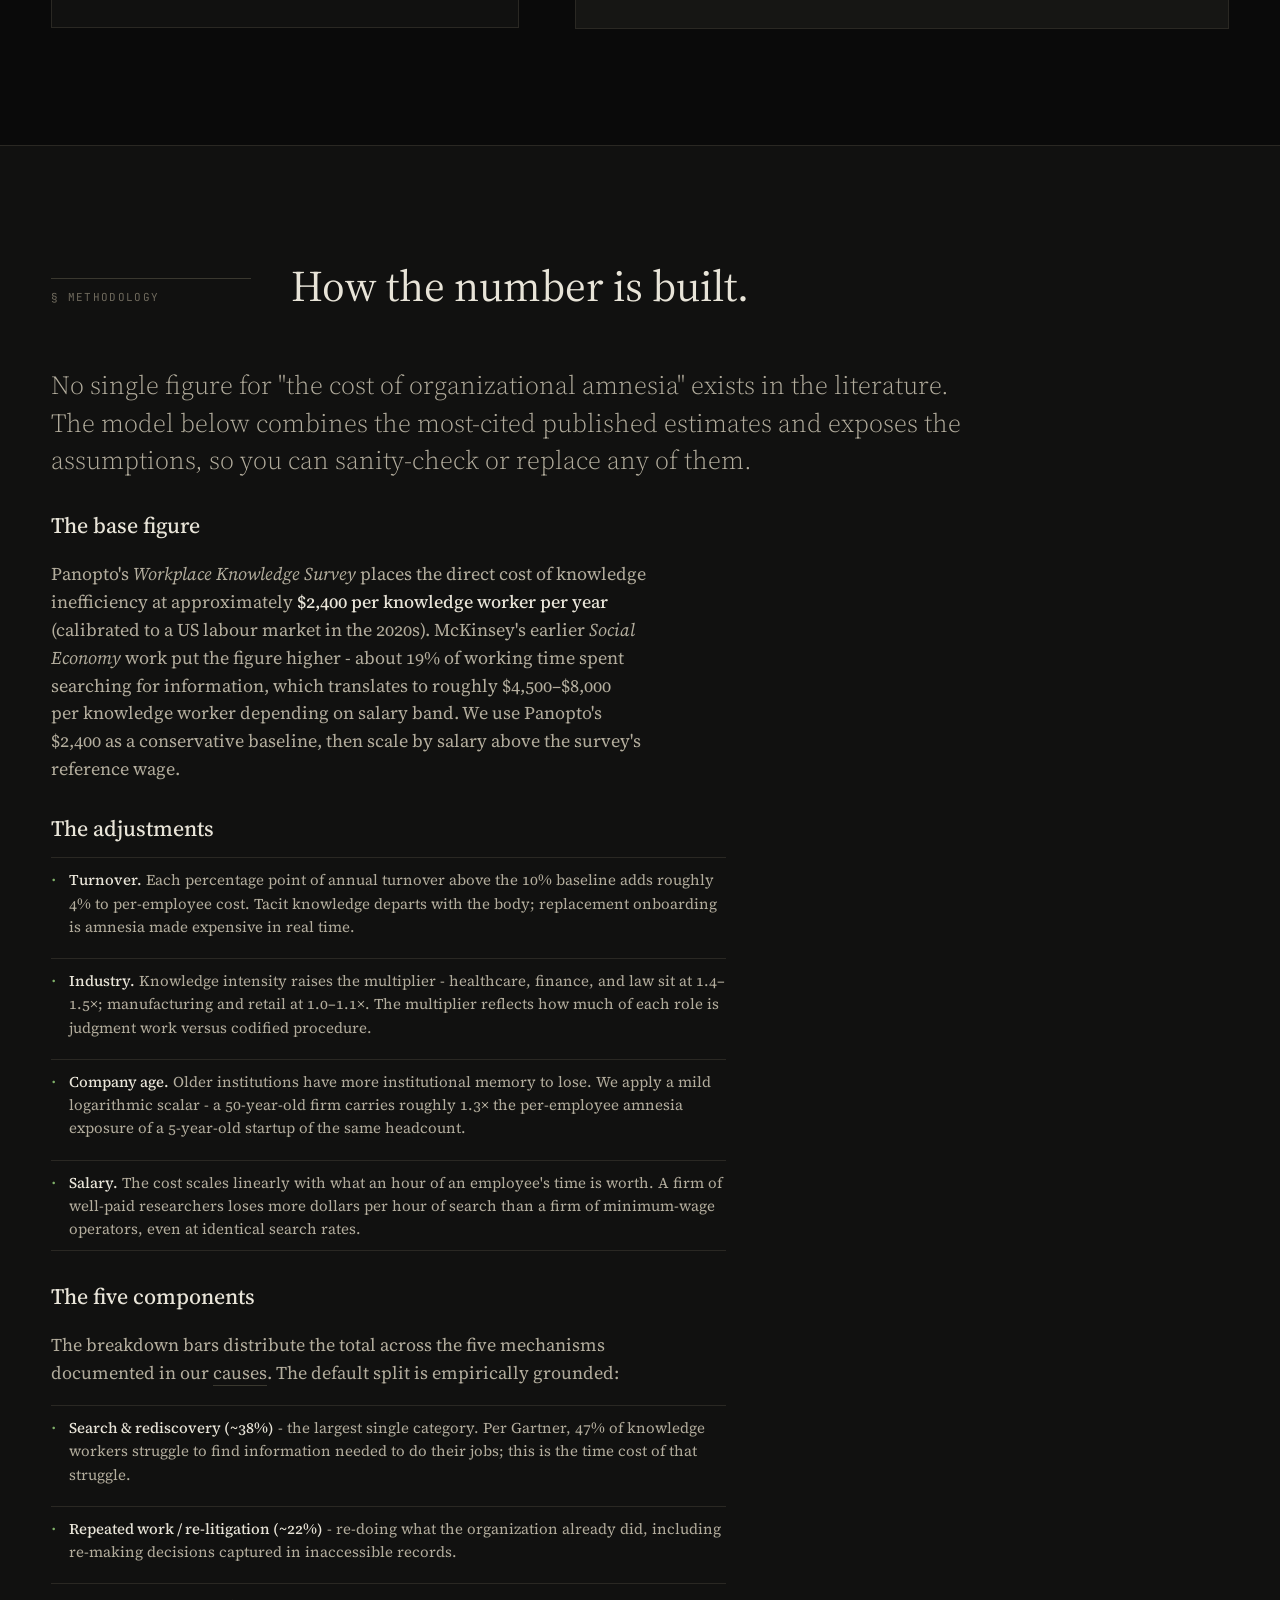
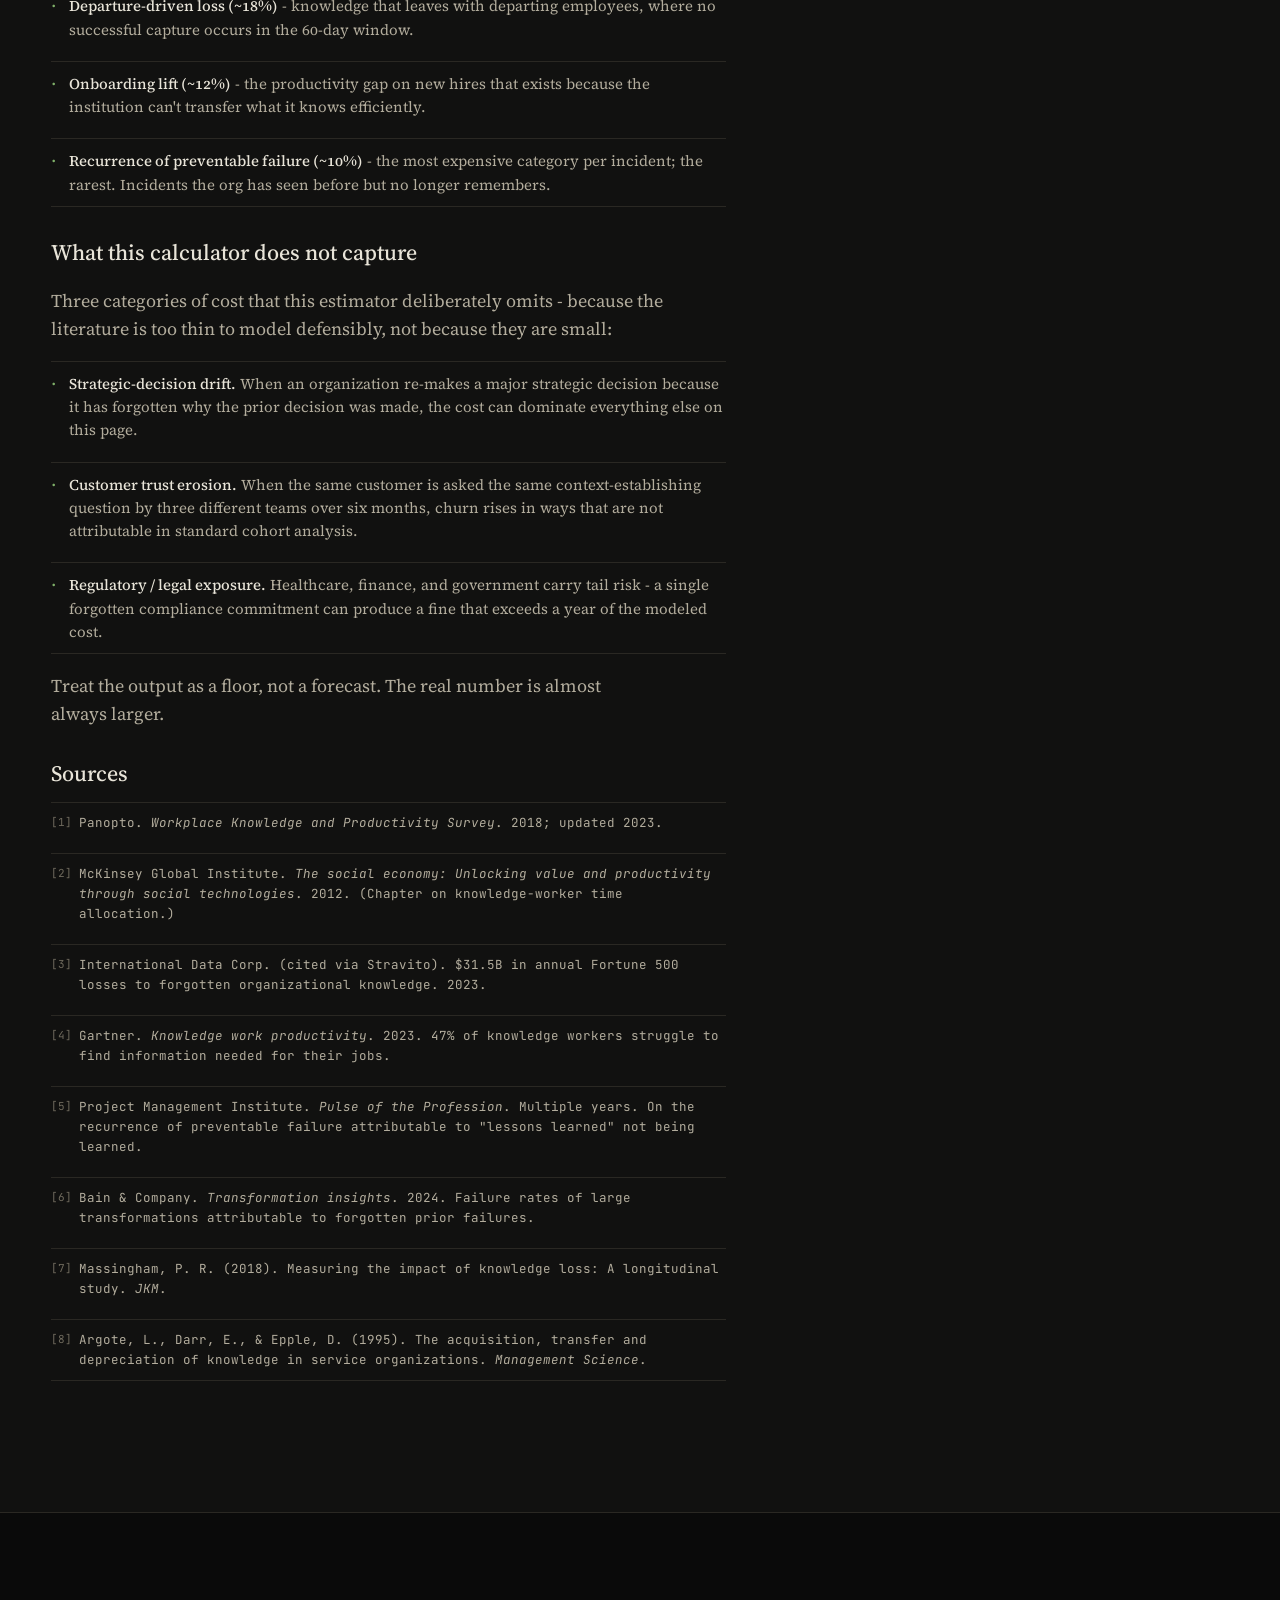
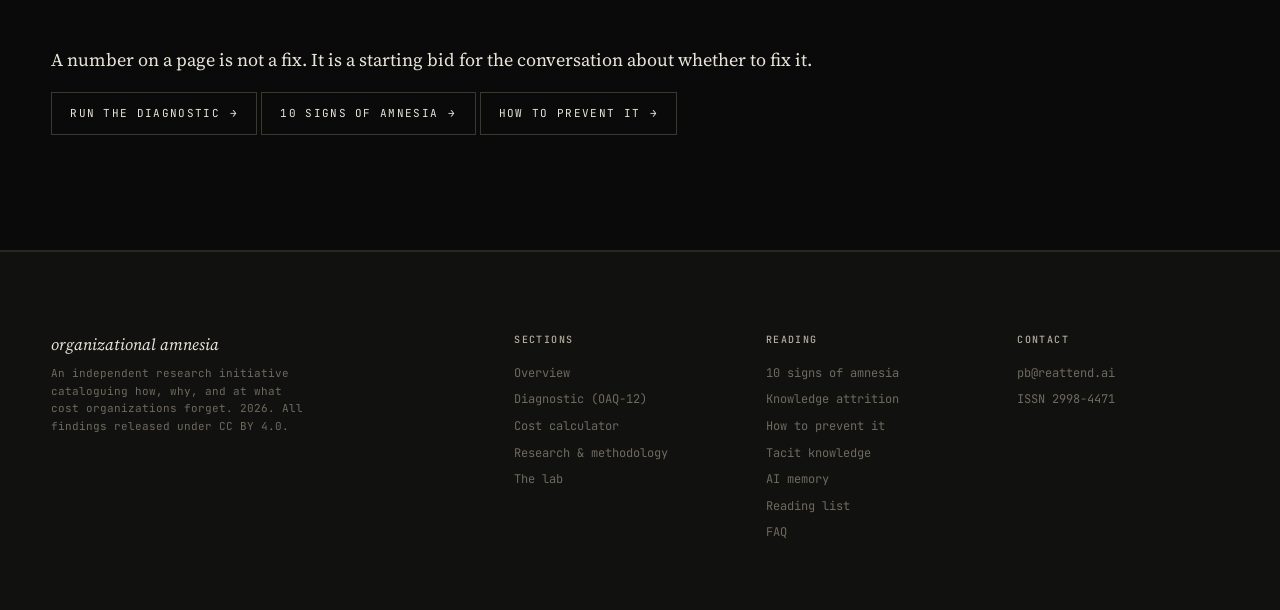
<file: cost.html>
<!doctype html>
<html lang="en">
<head>
<meta charset="utf-8" />
<meta name="viewport" content="width=device-width, initial-scale=1" />
<title>Cost of Organizational Amnesia - Free Calculator</title>
<meta name="description" content="Estimate the annual dollar cost of organizational amnesia at your firm. Interactive calculator built on Panopto, McKinsey, and IDC research. Anonymous, no signup, exportable." />
<link rel="canonical" href="https://organizationalamnesia.com/cost.html" />
<link rel="icon" href="/favicon.svg" type="image/svg+xml" />
<meta property="og:type" content="website" />
<meta property="og:title" content="Cost of Organizational Amnesia - Free Calculator" />
<meta property="og:description" content="What does forgotten knowledge cost your company per year? A research-backed calculator." />
<meta property="og:url" content="https://organizationalamnesia.com/cost.html" />

<script type="application/ld+json">
{
  "@context": "https://schema.org",
  "@type": "WebApplication",
  "name": "Organizational Amnesia Cost Calculator",
  "applicationCategory": "BusinessApplication",
  "operatingSystem": "Any",
  "offers": { "@type": "Offer", "price": "0", "priceCurrency": "USD" },
  "url": "https://organizationalamnesia.com/cost.html",
  "description": "Estimates the annual dollar cost of organizational amnesia for a given firm size, turnover rate, and industry."
}
</script>

<link rel="stylesheet" href="styles/site.css" />

<!-- Google tag (gtag.js) -->
<script async src="https://www.googletagmanager.com/gtag/js?id=G-T14S3MJFFB"></script>
<script>
  window.dataLayer = window.dataLayer || [];
  function gtag(){dataLayer.push(arguments);}
  gtag('js', new Date());
  gtag('config', 'G-T14S3MJFFB');
</script>
</head>
<body data-page="cost">

<header class="topbar"></header>

<section class="page-hero">
  <div class="ph-inner">
    <div class="eyebrow">Instrument · KLR-CALC</div>
    <h1>What does organizational amnesia cost your company?</h1>
    <p class="lede">A first-pass dollar estimate, built from the published Panopto, McKinsey, IDC, and Project Management Institute figures. Inputs are local; nothing is sent or stored.</p>
  </div>
</section>

<section class="section">
  <div class="calc-grid">

    <div class="calc-inputs">
      <div class="cite">Inputs</div>

      <div class="field">
        <label for="headcount">Headcount</label>
        <input id="headcount" type="number" min="1" max="500000" value="1000" />
        <div class="field-hint">Total full-time-equivalent employees.</div>
      </div>

      <div class="field">
        <label for="salary">Average fully-loaded annual salary (USD)</label>
        <input id="salary" type="number" min="20000" max="500000" step="5000" value="120000" />
        <div class="field-hint">Salary + benefits + employer taxes. Knowledge-loss cost scales with what an hour of staff time is worth.</div>
      </div>

      <div class="field">
        <label for="turnover">Annual employee turnover (%)</label>
        <input id="turnover" type="range" min="0" max="40" step="1" value="14" />
        <div class="range-readout"><span id="turnoverVal">14</span>% per year</div>
        <div class="field-hint">Voluntary + involuntary. US-wide average is around 17%; tech is often 13–22%.</div>
      </div>

      <div class="field">
        <label for="industry">Industry</label>
        <select id="industry">
          <option value="1.30">Tech / SaaS</option>
          <option value="1.40">Financial services</option>
          <option value="1.50">Healthcare / pharma</option>
          <option value="1.30" >Government / public sector</option>
          <option value="1.40">Professional services / law</option>
          <option value="1.10">Manufacturing</option>
          <option value="1.00">Retail / hospitality</option>
          <option value="1.20" selected>Other knowledge-work</option>
        </select>
        <div class="field-hint">Higher knowledge intensity → higher cost per lost piece of know-how.</div>
      </div>

      <div class="field">
        <label for="age">Company age (years)</label>
        <input id="age" type="number" min="0" max="200" value="9" />
        <div class="field-hint">Older institutions have more memory to lose; the per-employee cost grows logarithmically with age.</div>
      </div>

      <button class="btn calc-btn" id="recalc"><span>Recalculate</span><span class="arrow">→</span></button>
    </div>

    <div class="calc-output">
      <div class="cite">Estimated annual cost</div>
      <div class="big-num">
        <span id="dollarOut" class="figure">$2.4<span class="unit">M</span></span>
      </div>
      <div class="cost-deck" id="costDeck">
        Based on Panopto's $2,400 baseline per knowledge worker per year, modified for turnover, industry, and tenure.
      </div>

      <div class="break-table">
        <div class="cite">Where the cost comes from</div>
        <div class="brk-row"><div class="brk-label">Search &amp; rediscovery</div><div class="brk-bar"><div class="brk-fill" id="bk1"></div></div><div class="brk-val" id="bv1">-</div></div>
        <div class="brk-row"><div class="brk-label">Repeated work / re-litigation</div><div class="brk-bar"><div class="brk-fill" id="bk2"></div></div><div class="brk-val" id="bv2">-</div></div>
        <div class="brk-row"><div class="brk-label">Departure-driven loss</div><div class="brk-bar"><div class="brk-fill" id="bk3"></div></div><div class="brk-val" id="bv3">-</div></div>
        <div class="brk-row"><div class="brk-label">Onboarding lift on new hires</div><div class="brk-bar"><div class="brk-fill" id="bk4"></div></div><div class="brk-val" id="bv4">-</div></div>
        <div class="brk-row"><div class="brk-label">Recurrence of preventable failure</div><div class="brk-bar"><div class="brk-fill" id="bk5"></div></div><div class="brk-val" id="bv5">-</div></div>
      </div>

      <div class="comparators">
        <div class="cite">For context</div>
        <div class="cmp-row"><span>Per employee, per year</span><span class="tabular" id="perEmp">-</span></div>
        <div class="cmp-row"><span>Per employee, per working day</span><span class="tabular" id="perDay">-</span></div>
        <div class="cmp-row"><span>Hours per employee per week, lost</span><span class="tabular" id="hrsWeek">-</span></div>
      </div>
    </div>
  </div>
</section>

<section class="section" id="methodology" style="background: var(--bg-2);">
  <div class="section-head">
    <div class="label">§ Methodology</div>
    <h2>How the number is built.</h2>
  </div>

  <div class="method-body body">
    <p class="lede">No single figure for "the cost of organizational amnesia" exists in the literature. The model below combines the most-cited published estimates and exposes the assumptions, so you can sanity-check or replace any of them.</p>

    <h3>The base figure</h3>
    <p>Panopto's <em>Workplace Knowledge Survey</em> places the direct cost of knowledge inefficiency at approximately <strong>$2,400 per knowledge worker per year</strong> (calibrated to a US labour market in the 2020s). McKinsey's earlier <em>Social Economy</em> work put the figure higher - about 19% of working time spent searching for information, which translates to roughly $4,500–$8,000 per knowledge worker depending on salary band. We use Panopto's $2,400 as a conservative baseline, then scale by salary above the survey's reference wage.</p>

    <h3>The adjustments</h3>
    <ul class="list">
      <li><strong>Turnover.</strong> Each percentage point of annual turnover above the 10% baseline adds roughly 4% to per-employee cost. Tacit knowledge departs with the body; replacement onboarding is amnesia made expensive in real time.</li>
      <li><strong>Industry.</strong> Knowledge intensity raises the multiplier - healthcare, finance, and law sit at 1.4–1.5×; manufacturing and retail at 1.0–1.1×. The multiplier reflects how much of each role is judgment work versus codified procedure.</li>
      <li><strong>Company age.</strong> Older institutions have more institutional memory to lose. We apply a mild logarithmic scalar - a 50-year-old firm carries roughly 1.3× the per-employee amnesia exposure of a 5-year-old startup of the same headcount.</li>
      <li><strong>Salary.</strong> The cost scales linearly with what an hour of an employee's time is worth. A firm of well-paid researchers loses more dollars per hour of search than a firm of minimum-wage operators, even at identical search rates.</li>
    </ul>

    <h3>The five components</h3>
    <p>The breakdown bars distribute the total across the five mechanisms documented in our <a href="index.html#causes">causes</a>. The default split is empirically grounded:</p>
    <ul class="list">
      <li><strong>Search &amp; rediscovery (~38%)</strong> - the largest single category. Per Gartner, 47% of knowledge workers struggle to find information needed to do their jobs; this is the time cost of that struggle.</li>
      <li><strong>Repeated work / re-litigation (~22%)</strong> - re-doing what the organization already did, including re-making decisions captured in inaccessible records.</li>
      <li><strong>Departure-driven loss (~18%)</strong> - knowledge that leaves with departing employees, where no successful capture occurs in the 60-day window.</li>
      <li><strong>Onboarding lift (~12%)</strong> - the productivity gap on new hires that exists because the institution can't transfer what it knows efficiently.</li>
      <li><strong>Recurrence of preventable failure (~10%)</strong> - the most expensive category per incident; the rarest. Incidents the org has seen before but no longer remembers.</li>
    </ul>

    <h3>What this calculator does not capture</h3>
    <p>Three categories of cost that this estimator deliberately omits - because the literature is too thin to model defensibly, not because they are small:</p>
    <ul class="list">
      <li><strong>Strategic-decision drift.</strong> When an organization re-makes a major strategic decision because it has forgotten why the prior decision was made, the cost can dominate everything else on this page.</li>
      <li><strong>Customer trust erosion.</strong> When the same customer is asked the same context-establishing question by three different teams over six months, churn rises in ways that are not attributable in standard cohort analysis.</li>
      <li><strong>Regulatory / legal exposure.</strong> Healthcare, finance, and government carry tail risk - a single forgotten compliance commitment can produce a fine that exceeds a year of the modeled cost.</li>
    </ul>
    <p>Treat the output as a floor, not a forecast. The real number is almost always larger.</p>

    <h3>Sources</h3>
    <ol class="list cite-list">
      <li>Panopto. <em>Workplace Knowledge and Productivity Survey</em>. 2018; updated 2023.</li>
      <li>McKinsey Global Institute. <em>The social economy: Unlocking value and productivity through social technologies</em>. 2012. (Chapter on knowledge-worker time allocation.)</li>
      <li>International Data Corp. (cited via Stravito). $31.5B in annual Fortune 500 losses to forgotten organizational knowledge. 2023.</li>
      <li>Gartner. <em>Knowledge work productivity</em>. 2023. 47% of knowledge workers struggle to find information needed for their jobs.</li>
      <li>Project Management Institute. <em>Pulse of the Profession</em>. Multiple years. On the recurrence of preventable failure attributable to "lessons learned" not being learned.</li>
      <li>Bain &amp; Company. <em>Transformation insights</em>. 2024. Failure rates of large transformations attributable to forgotten prior failures.</li>
      <li>Massingham, P. R. (2018). Measuring the impact of knowledge loss: A longitudinal study. <em>JKM</em>.</li>
      <li>Argote, L., Darr, E., &amp; Epple, D. (1995). The acquisition, transfer and depreciation of knowledge in service organizations. <em>Management Science</em>.</li>
    </ol>
  </div>
</section>

<section class="section endnote">
  <p class="endnote-q">A number on a page is not a fix. It is a starting bid for the conversation about whether to fix it.</p>
  <div class="endnote-actions">
    <a class="btn" href="quiz.html"><span>Run the diagnostic</span><span class="arrow">→</span></a>
    <a class="btn ghost" href="signs.html"><span>10 signs of amnesia</span><span class="arrow">→</span></a>
    <a class="btn ghost" href="prevent.html"><span>How to prevent it</span><span class="arrow">→</span></a>
  </div>
</section>

<footer class="footer"></footer>

<style>
.page-hero { padding: 100px var(--gutter) 80px; border-bottom: 1px solid var(--rule); }
.ph-inner { max-width: 1100px; }
.page-hero h1 { font-family: var(--serif); font-weight: 300; font-size: clamp(40px, 5.6vw, 84px); line-height: 1.02; letter-spacing: -0.02em; margin: 14px 0 28px; max-width: 22ch; text-wrap: balance; }
.page-hero .lede { max-width: 60ch; }

.calc-grid { display: grid; grid-template-columns: 1fr 1.4fr; gap: 56px; align-items: start; }
@media (max-width: 980px) { .calc-grid { grid-template-columns: 1fr; } }

.calc-inputs { border: 1px solid var(--rule); padding: 32px; background: var(--bg-2); display: grid; gap: 22px; align-content: start; }
.calc-inputs .cite { margin-bottom: 4px; }
.field { display: grid; gap: 8px; }
.field label { font-family: var(--mono); font-size: 11px; color: var(--fg-dim); letter-spacing: 0.06em; text-transform: uppercase; }
.field input[type="number"], .field select {
  background: var(--bg);
  color: var(--fg);
  border: 1px solid var(--rule);
  padding: 10px 12px;
  font-family: var(--serif);
  font-size: 16px;
  width: 100%;
}
.field input[type="number"]:focus, .field select:focus { outline: none; border-color: var(--accent); }
.field input[type="range"] { width: 100%; accent-color: var(--accent); }
.range-readout { font-family: var(--mono); font-size: 12px; color: var(--accent); font-feature-settings: "tnum"; }
.field-hint { font-size: 12.5px; color: var(--fg-mute); line-height: 1.5; max-width: 44ch; }
.calc-btn { justify-self: start; margin-top: 8px; }

.calc-output { border: 1px solid var(--rule); padding: 32px; background: var(--bg-3); display: grid; gap: 28px; }
.calc-output .cite { margin-bottom: 0; }
.big-num .figure { color: var(--accent); display: block; line-height: 1; }
.cost-deck { font-size: 15.5px; color: var(--fg-dim); max-width: 56ch; line-height: 1.55; }

.break-table { display: grid; gap: 6px; padding-top: 24px; border-top: 1px solid var(--rule); }
.brk-row { display: grid; grid-template-columns: 220px 1fr 100px; gap: 16px; align-items: center; padding: 8px 0; }
.brk-label { font-size: 14px; color: var(--fg); }
.brk-bar { height: 8px; background: var(--bg); border: 1px solid var(--rule); position: relative; overflow: hidden; }
.brk-fill { position: absolute; left: 0; top: 0; bottom: 0; background: var(--accent); width: 0%; transition: width 600ms ease; }
.brk-val { font-family: var(--mono); font-size: 12px; color: var(--fg-dim); text-align: right; font-feature-settings: "tnum"; }
@media (max-width: 600px) { .brk-row { grid-template-columns: 1fr; gap: 4px; } }

.comparators { padding-top: 24px; border-top: 1px solid var(--rule); display: grid; gap: 6px; }
.cmp-row { display: flex; justify-content: space-between; padding: 8px 0; border-bottom: 1px dashed var(--rule); font-size: 14.5px; }
.cmp-row:last-child { border-bottom: none; }
.cmp-row .tabular { font-family: var(--mono); color: var(--accent); font-feature-settings: "tnum"; }

.method-body h3 { font-family: var(--serif); font-weight: 500; font-size: 22px; margin: 28px 0 12px; }
.method-body p { max-width: 70ch; color: var(--fg-dim); }
.method-body p strong { color: var(--fg); font-weight: 500; }
.list { list-style: none; padding: 0; margin: 0 0 16px; display: grid; gap: 10px; max-width: 75ch; }
.list li { padding: 10px 0 10px 18px; border-top: 1px solid var(--rule); position: relative; color: var(--fg-dim); font-size: 15px; line-height: 1.55; }
.list li:last-child { border-bottom: 1px solid var(--rule); }
.list li::before { content: "·"; position: absolute; left: 0; top: 8px; color: var(--accent); font-size: 18px; }
.list li strong { color: var(--fg); font-weight: 500; }
.cite-list li { font-family: var(--mono); font-size: 12.5px; line-height: 1.6; padding-left: 28px; counter-increment: cl; }
.cite-list { counter-reset: cl; }
.cite-list li::before { content: "[" counter(cl) "]"; color: var(--fg-mute); font-size: 11px; top: 11px; }
</style>

<script src="scripts/header.js"></script>
<script>
const $ = (id) => document.getElementById(id);

function fmtUSD(n) {
  if (n >= 1e9) return '$' + (n/1e9).toFixed(2) + 'B';
  if (n >= 1e6) return '$' + (n/1e6).toFixed(2) + 'M';
  if (n >= 1e3) return '$' + Math.round(n/1e3) + 'K';
  return '$' + Math.round(n);
}
function fmtUSDExact(n) {
  return '$' + Math.round(n).toLocaleString();
}

const SPLIT = [0.38, 0.22, 0.18, 0.12, 0.10];

function compute() {
  const head = Math.max(1, Number($('headcount').value) || 1);
  const sal = Math.max(20000, Number($('salary').value) || 60000);
  const turn = Number($('turnover').value);
  const ind = Number($('industry').value);
  const age = Math.max(0, Number($('age').value) || 0);

  $('turnoverVal').textContent = turn;

  const BASE = 2400;            // Panopto baseline per emp / yr
  const SAL_REF = 90000;        // reference salary the baseline calibrates to
  const salFactor = sal / SAL_REF;
  const turnFactor = 1 + Math.max(0, (turn - 10)) * 0.04;
  const ageFactor = 1 + 0.07 * Math.log10(Math.max(1, age + 1));
  const perEmp = BASE * salFactor * turnFactor * ind * ageFactor;
  const total = perEmp * head;

  $('dollarOut').innerHTML = fmtUSD(total).replace(/(B|M|K|)$/,'<span class="unit">$1</span>');
  $('perEmp').textContent = fmtUSDExact(perEmp);
  $('perDay').textContent = fmtUSDExact(perEmp / 230);
  // hours/week lost: per-emp $ / hourly rate / 50 weeks
  const hourly = sal / 2080;
  const hrsYear = perEmp / hourly;
  $('hrsWeek').textContent = (hrsYear / 50).toFixed(1) + ' hrs';

  // breakdown bars relative to largest component (search)
  const max = total * SPLIT[0];
  for (let i = 0; i < 5; i++) {
    const v = total * SPLIT[i];
    $('bk' + (i+1)).style.width = ((v / max) * 100).toFixed(1) + '%';
    $('bv' + (i+1)).textContent = fmtUSD(v);
  }

  // dynamic deck
  const verdict =
    perEmp < 2200 ? "below the published baseline - your inputs suggest unusually contained amnesia exposure"
    : perEmp < 3500 ? "in line with cross-industry baseline figures from Panopto and McKinsey"
    : perEmp < 5500 ? "above baseline; turnover, industry, or salary are pushing per-employee exposure up"
    : "well above baseline; this combination of factors is associated with severe knowledge-loss exposure in the literature";
  $('costDeck').innerHTML = `Estimated <strong>${fmtUSDExact(perEmp)}</strong> per employee per year, ${verdict}. Equivalent to roughly <strong>${(hrsYear/50).toFixed(1)} hours per week</strong> per employee, lost to amnesia-driven inefficiency.`;
}

['headcount','salary','turnover','industry','age'].forEach(id => {
  $(id).addEventListener('input', compute);
  $(id).addEventListener('change', compute);
});
$('recalc').addEventListener('click', compute);
compute();
</script>
</body>
</html>
</file>
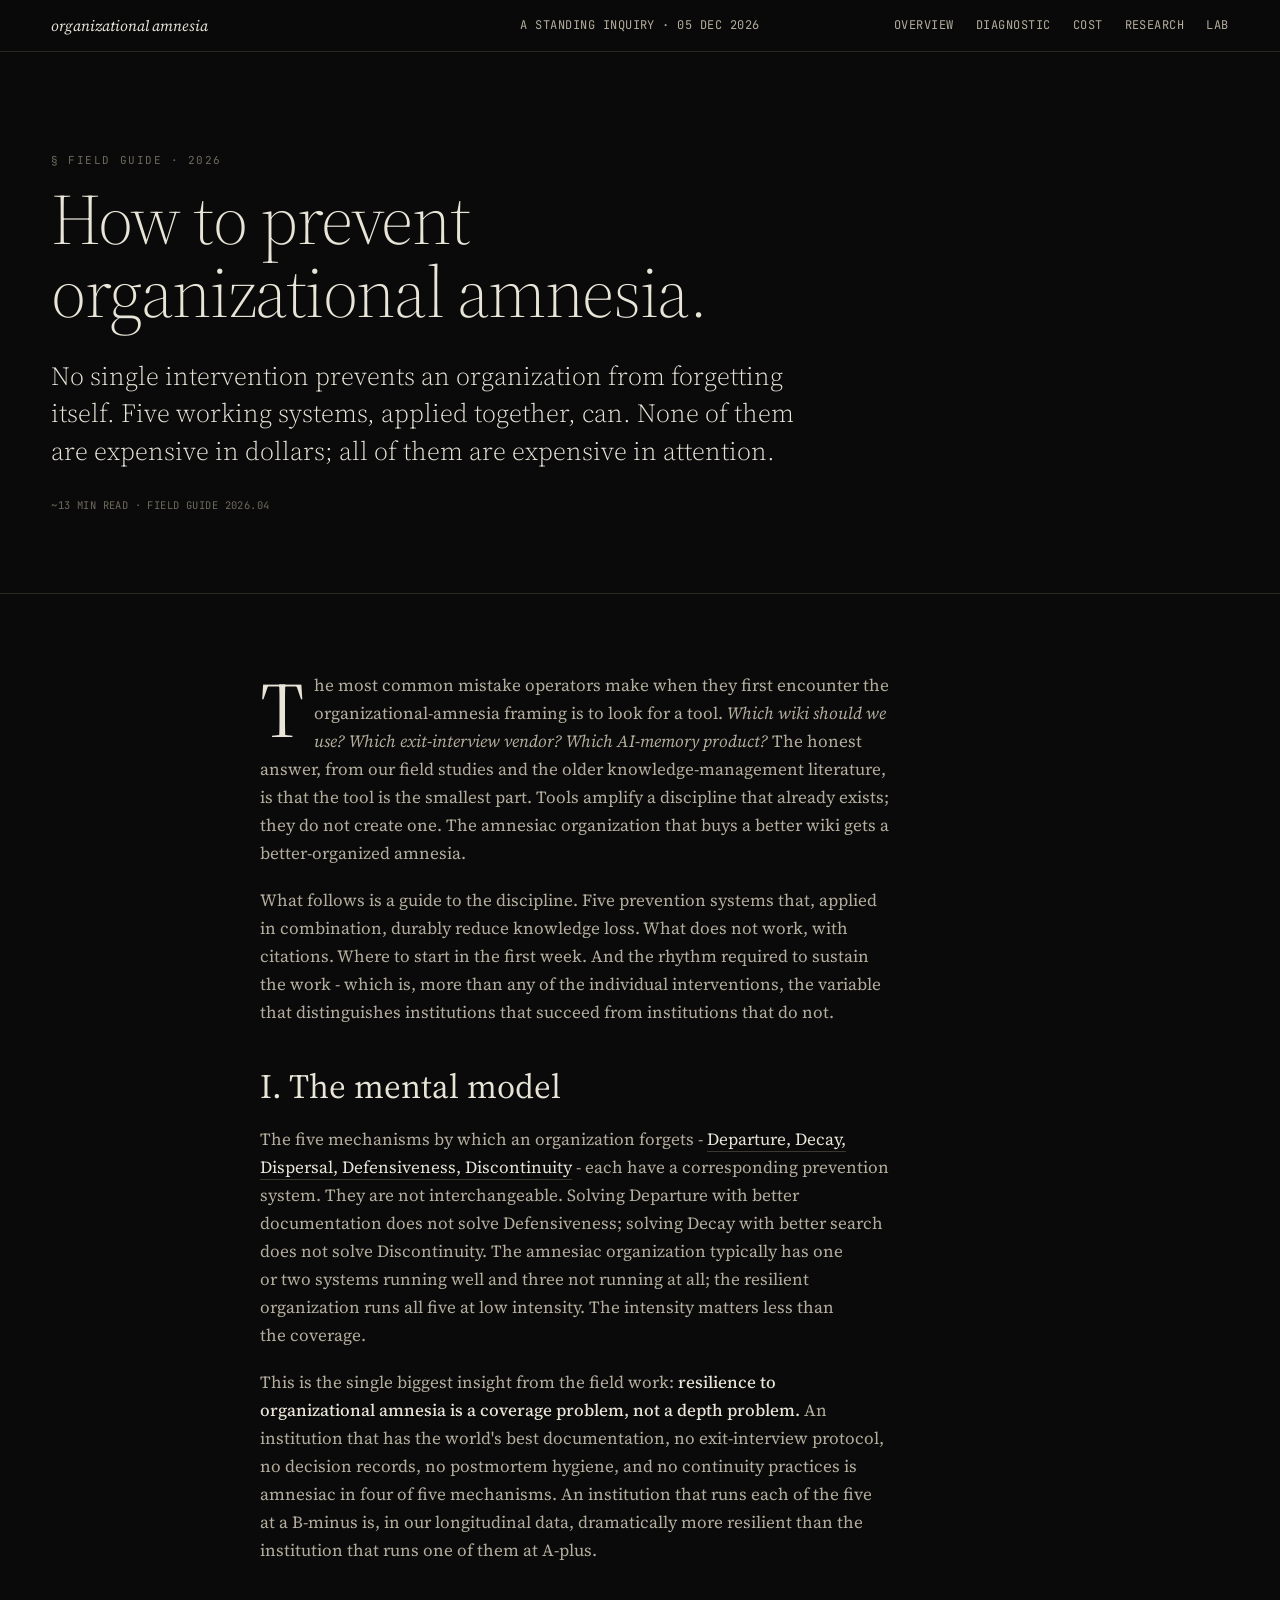
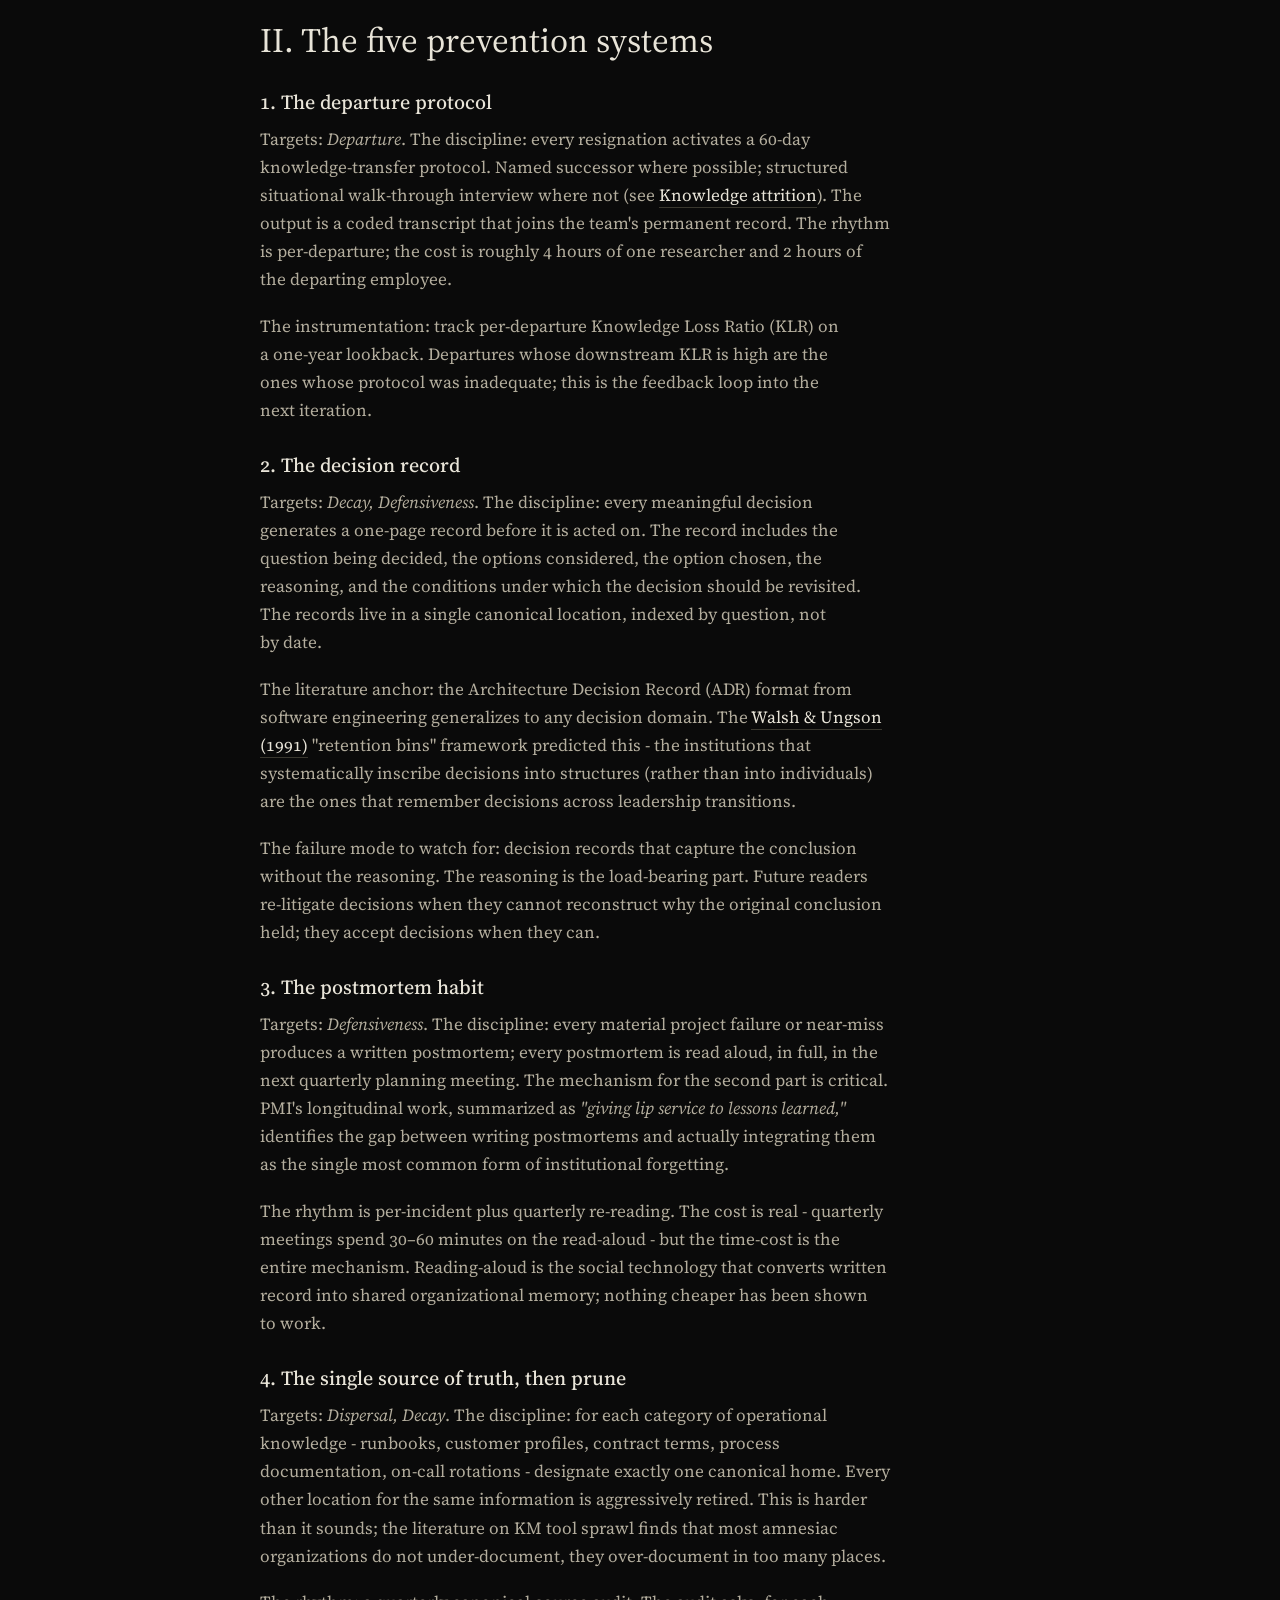
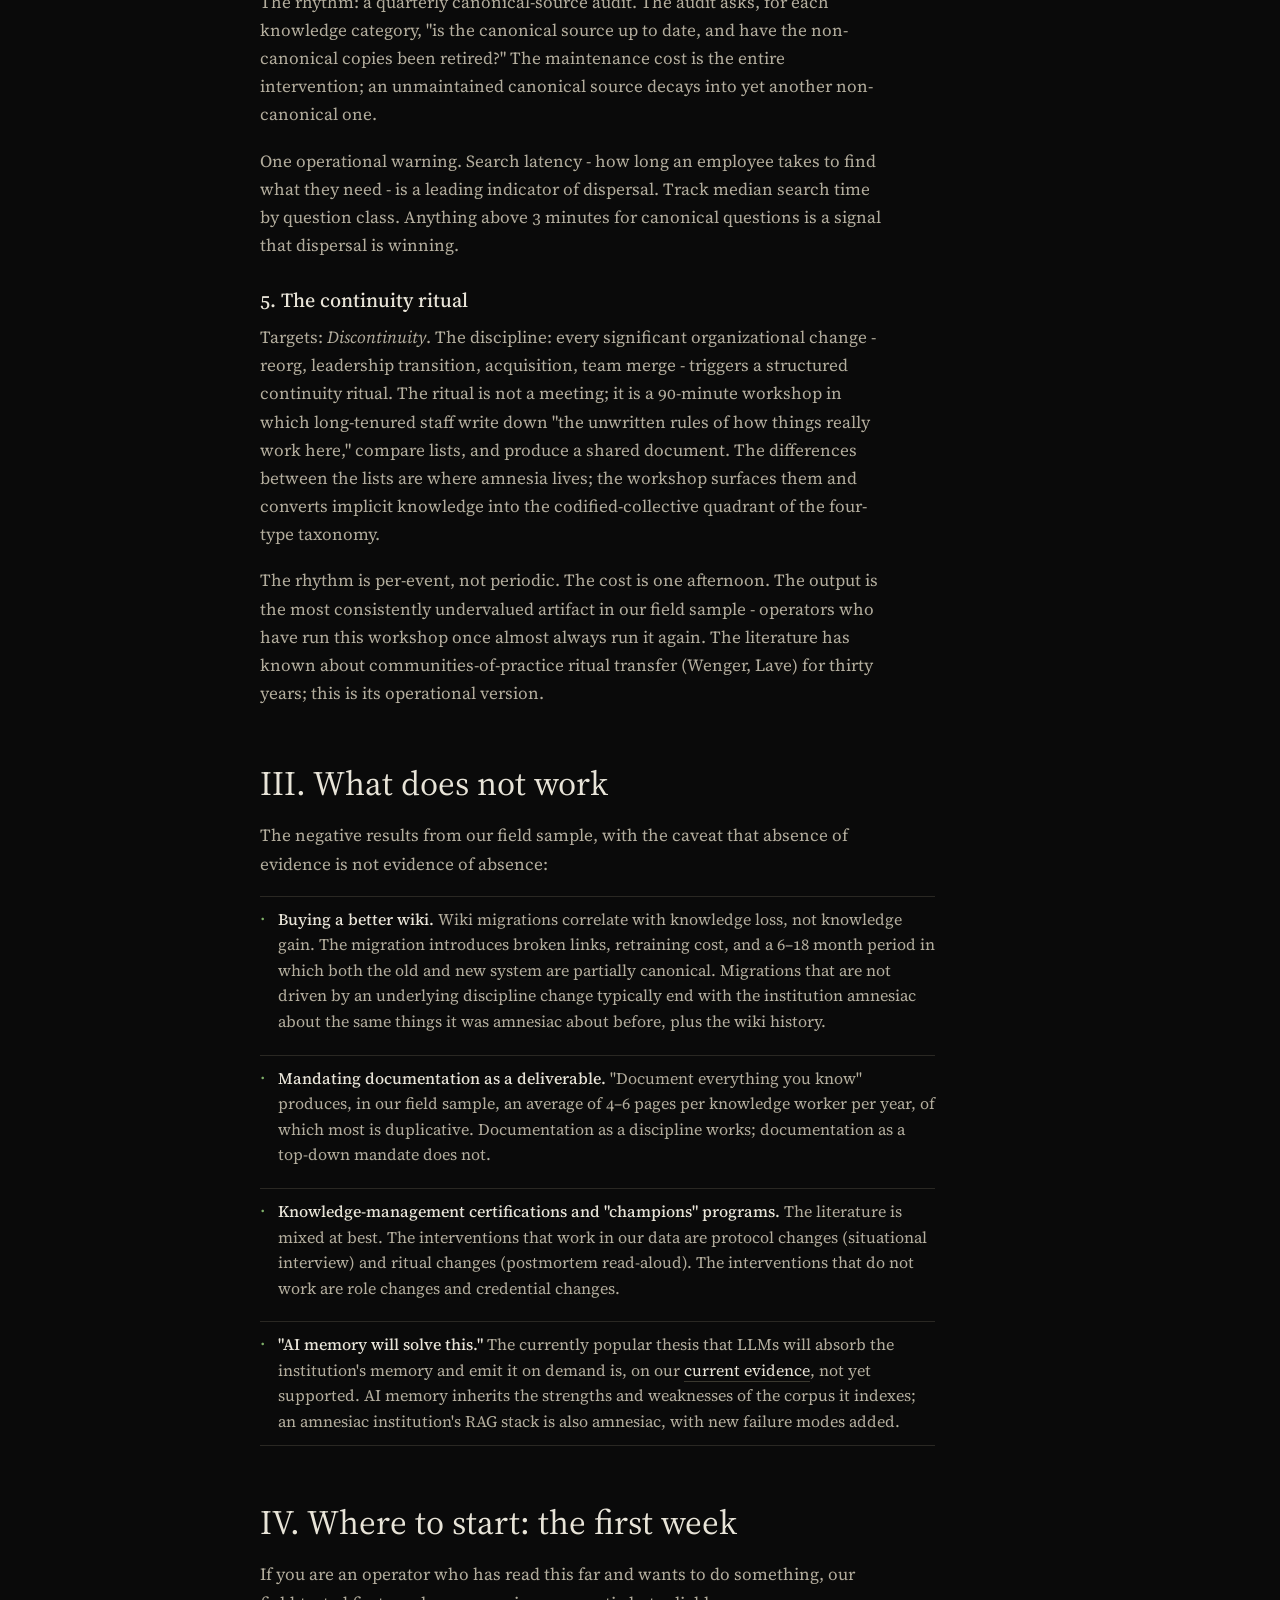
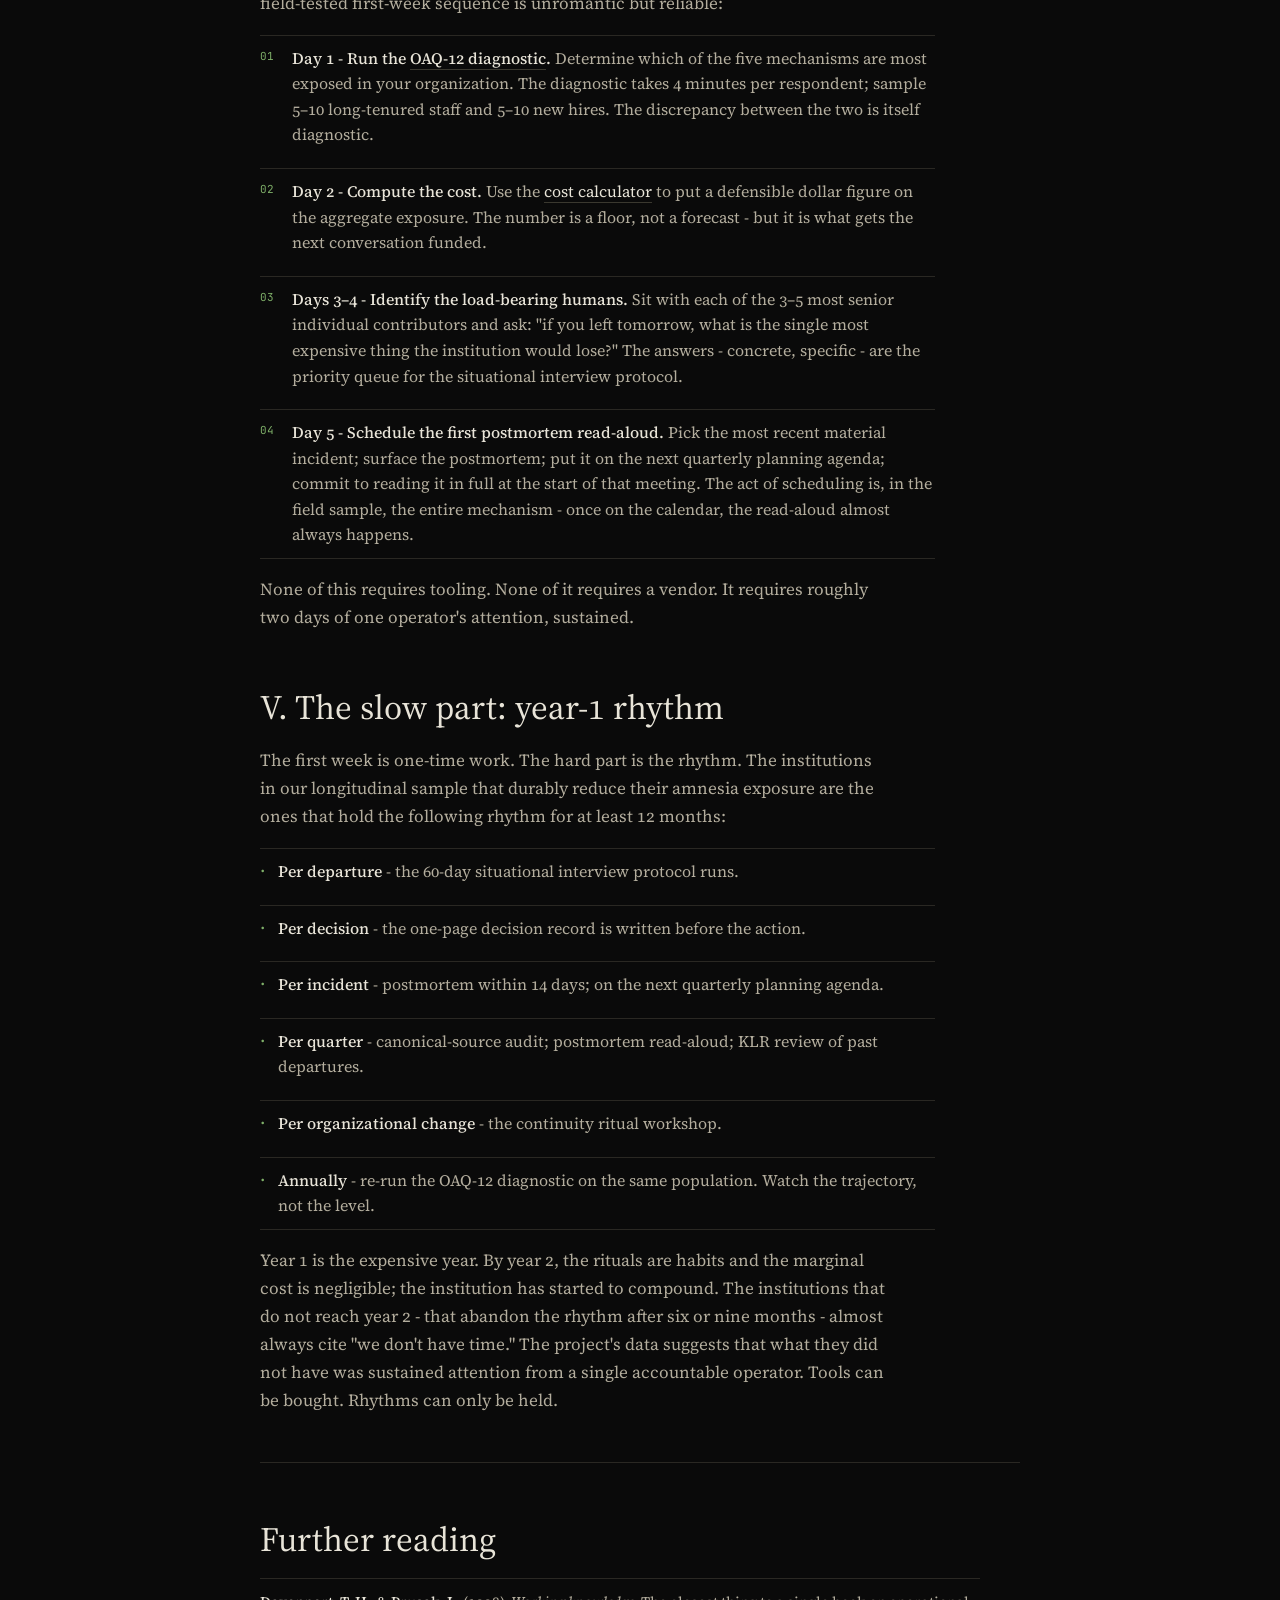
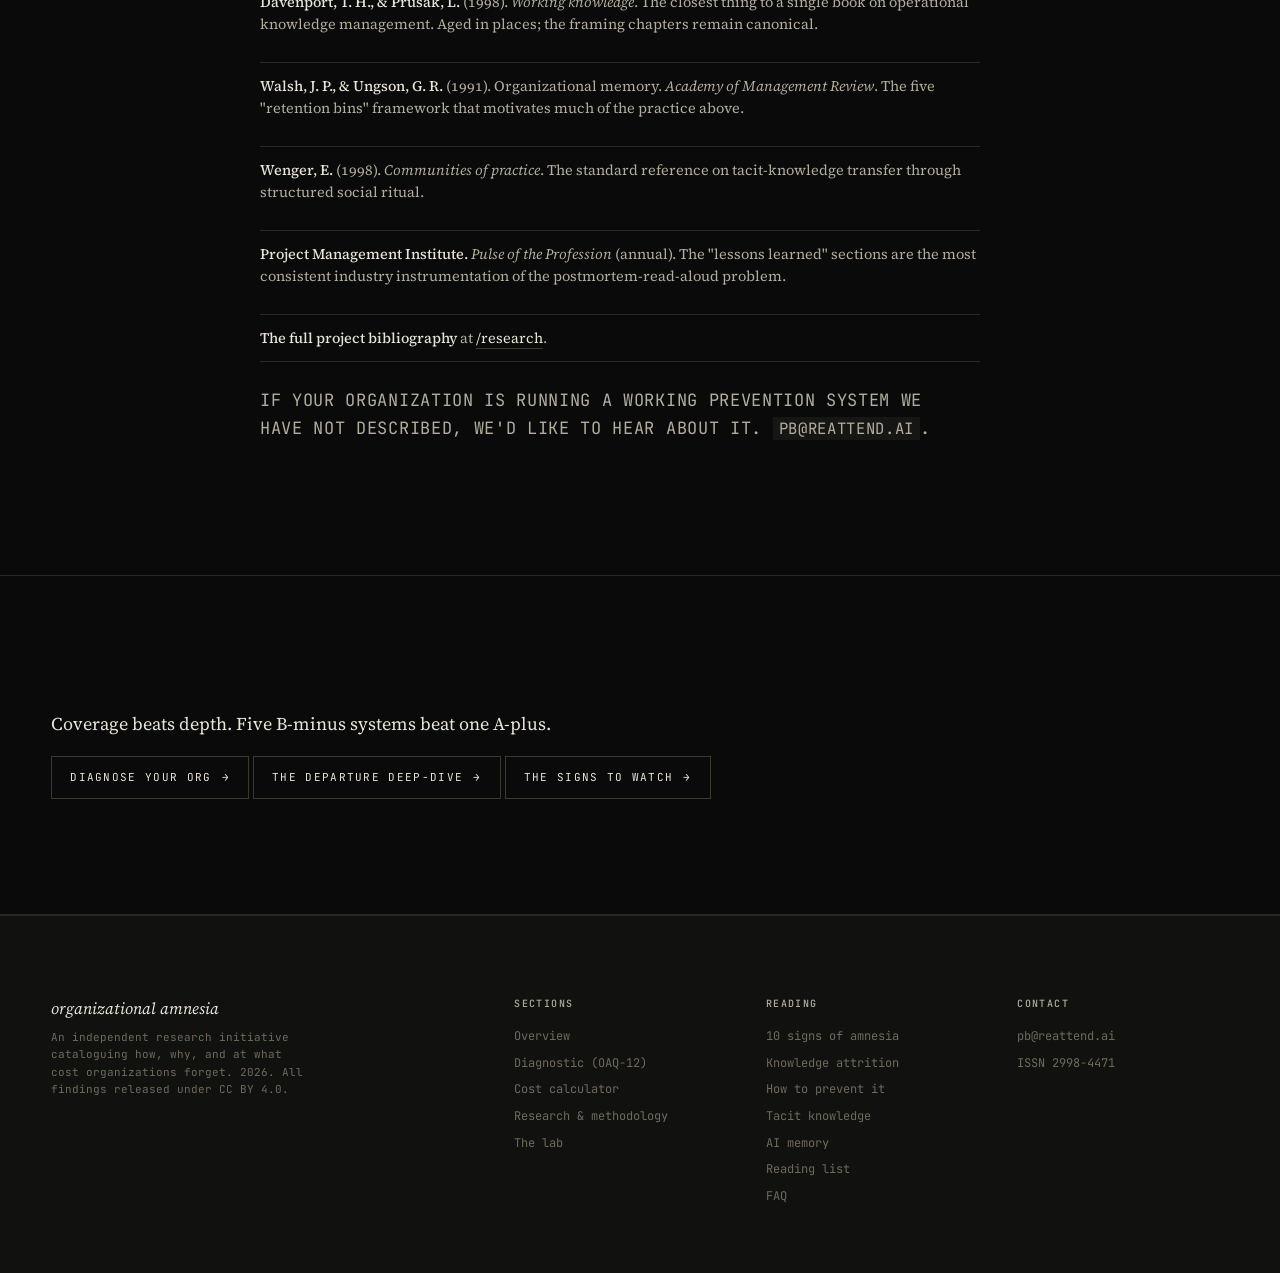
<file: prevent.html>
<!doctype html>
<html lang="en">
<head>
<meta charset="utf-8" />
<meta name="viewport" content="width=device-width, initial-scale=1, viewport-fit=cover" />
<title>How to Prevent Organizational Amnesia - A Field Guide</title>
<meta name="description" content="A research-backed guide to preventing organizational amnesia. Five prevention systems, what doesn't work, and the week-1 actions any operator can take. Drawn from our field studies and the published knowledge-management literature." />
<meta name="keywords" content="prevent organizational amnesia, knowledge management strategy, organizational memory practices, institutional memory, knowledge retention" />
<link rel="canonical" href="https://organizationalamnesia.com/prevent.html" />
<link rel="icon" href="/favicon.svg" type="image/svg+xml" />

<meta property="og:type" content="article" />
<meta property="og:title" content="How to Prevent Organizational Amnesia - A Field Guide" />
<meta property="og:description" content="Five prevention systems, what doesn't work, and the week-1 actions any operator can take." />
<meta property="og:url" content="https://organizationalamnesia.com/prevent.html" />
<meta property="og:site_name" content="organizational amnesia" />
<meta property="article:published_time" content="2026-05-05" />
<meta name="twitter:card" content="summary_large_image" />
<meta name="twitter:title" content="How to Prevent Organizational Amnesia" />
<meta name="twitter:description" content="A research-backed guide to preserving institutional memory at scale." />

<script type="application/ld+json">
{
  "@context": "https://schema.org",
  "@type": "Article",
  "headline": "How to Prevent Organizational Amnesia - A Field Guide",
  "description": "Five prevention systems, what doesn't work, and the week-1 actions any operator can take.",
  "author": { "@type": "Organization", "name": "organizational amnesia" },
  "publisher": { "@type": "Organization", "name": "organizational amnesia", "url": "https://organizationalamnesia.com" },
  "datePublished": "2026-05-05",
  "dateModified": "2026-05-05",
  "url": "https://organizationalamnesia.com/prevent.html",
  "mainEntityOfPage": "https://organizationalamnesia.com/prevent.html",
  "keywords": "prevent organizational amnesia, knowledge management, organizational memory, institutional knowledge"
}
</script>

<link rel="stylesheet" href="styles/site.css" />

<!-- Google tag (gtag.js) -->
<script async src="https://www.googletagmanager.com/gtag/js?id=G-T14S3MJFFB"></script>
<script>
  window.dataLayer = window.dataLayer || [];
  function gtag(){dataLayer.push(arguments);}
  gtag('js', new Date());
  gtag('config', 'G-T14S3MJFFB');
</script>
</head>
<body data-page="prevent">

<header class="topbar"></header>

<section class="page-hero">
  <div class="ph-inner">
    <div class="eyebrow">§ Field guide · 2026</div>
    <h1>How to prevent organizational amnesia.</h1>
    <p class="lede">No single intervention prevents an organization from forgetting itself. Five working systems, applied together, can. None of them are expensive in dollars; all of them are expensive in attention.</p>
    <div class="cite hero-meta">~13 min read · Field guide 2026.04</div>
  </div>
</section>

<section class="section essay">
  <div class="essay-body body">

    <p class="dropcap">The most common mistake operators make when they first encounter the organizational-amnesia framing is to look for a tool. <em>Which wiki should we use? Which exit-interview vendor? Which AI-memory product?</em> The honest answer, from our field studies and the older knowledge-management literature, is that the tool is the smallest part. Tools amplify a discipline that already exists; they do not create one. The amnesiac organization that buys a better wiki gets a better-organized amnesia.</p>

    <p>What follows is a guide to the discipline. Five prevention systems that, applied in combination, durably reduce knowledge loss. What does not work, with citations. Where to start in the first week. And the rhythm required to sustain the work - which is, more than any of the individual interventions, the variable that distinguishes institutions that succeed from institutions that do not.</p>

    <h2>I. The mental model</h2>

    <p>The five mechanisms by which an organization forgets - <a href="index.html#causes">Departure, Decay, Dispersal, Defensiveness, Discontinuity</a> - each have a corresponding prevention system. They are not interchangeable. Solving Departure with better documentation does not solve Defensiveness; solving Decay with better search does not solve Discontinuity. The amnesiac organization typically has one or two systems running well and three not running at all; the resilient organization runs all five at low intensity. The intensity matters less than the coverage.</p>

    <p>This is the single biggest insight from the field work: <strong>resilience to organizational amnesia is a coverage problem, not a depth problem.</strong> An institution that has the world's best documentation, no exit-interview protocol, no decision records, no postmortem hygiene, and no continuity practices is amnesiac in four of five mechanisms. An institution that runs each of the five at a B-minus is, in our longitudinal data, dramatically more resilient than the institution that runs one of them at A-plus.</p>

    <h2>II. The five prevention systems</h2>

    <h3>1. The departure protocol</h3>
    <p>Targets: <em>Departure</em>. The discipline: every resignation activates a 60-day knowledge-transfer protocol. Named successor where possible; structured situational walk-through interview where not (see <a href="attrition.html">Knowledge attrition</a>). The output is a coded transcript that joins the team's permanent record. The rhythm is per-departure; the cost is roughly 4 hours of one researcher and 2 hours of the departing employee.</p>
    <p>The instrumentation: track per-departure Knowledge Loss Ratio (KLR) on a one-year lookback. Departures whose downstream KLR is high are the ones whose protocol was inadequate; this is the feedback loop into the next iteration.</p>

    <h3>2. The decision record</h3>
    <p>Targets: <em>Decay, Defensiveness</em>. The discipline: every meaningful decision generates a one-page record before it is acted on. The record includes the question being decided, the options considered, the option chosen, the reasoning, and the conditions under which the decision should be revisited. The records live in a single canonical location, indexed by question, not by date.</p>
    <p>The literature anchor: the Architecture Decision Record (ADR) format from software engineering generalizes to any decision domain. The <a href="research.html#bibliography">Walsh &amp; Ungson (1991)</a> "retention bins" framework predicted this - the institutions that systematically inscribe decisions into structures (rather than into individuals) are the ones that remember decisions across leadership transitions.</p>
    <p>The failure mode to watch for: decision records that capture the conclusion without the reasoning. The reasoning is the load-bearing part. Future readers re-litigate decisions when they cannot reconstruct why the original conclusion held; they accept decisions when they can.</p>

    <h3>3. The postmortem habit</h3>
    <p>Targets: <em>Defensiveness</em>. The discipline: every material project failure or near-miss produces a written postmortem; every postmortem is read aloud, in full, in the next quarterly planning meeting. The mechanism for the second part is critical. PMI's longitudinal work, summarized as <em>"giving lip service to lessons learned,"</em> identifies the gap between writing postmortems and actually integrating them as the single most common form of institutional forgetting.</p>
    <p>The rhythm is per-incident plus quarterly re-reading. The cost is real - quarterly meetings spend 30–60 minutes on the read-aloud - but the time-cost is the entire mechanism. Reading-aloud is the social technology that converts written record into shared organizational memory; nothing cheaper has been shown to work.</p>

    <h3>4. The single source of truth, then prune</h3>
    <p>Targets: <em>Dispersal, Decay</em>. The discipline: for each category of operational knowledge - runbooks, customer profiles, contract terms, process documentation, on-call rotations - designate exactly one canonical home. Every other location for the same information is aggressively retired. This is harder than it sounds; the literature on KM tool sprawl finds that most amnesiac organizations do not under-document, they over-document in too many places.</p>
    <p>The rhythm: a quarterly canonical-source audit. The audit asks, for each knowledge category, "is the canonical source up to date, and have the non-canonical copies been retired?" The maintenance cost is the entire intervention; an unmaintained canonical source decays into yet another non-canonical one.</p>
    <p>One operational warning. Search latency - how long an employee takes to find what they need - is a leading indicator of dispersal. Track median search time by question class. Anything above 3 minutes for canonical questions is a signal that dispersal is winning.</p>

    <h3>5. The continuity ritual</h3>
    <p>Targets: <em>Discontinuity</em>. The discipline: every significant organizational change - reorg, leadership transition, acquisition, team merge - triggers a structured continuity ritual. The ritual is not a meeting; it is a 90-minute workshop in which long-tenured staff write down "the unwritten rules of how things really work here," compare lists, and produce a shared document. The differences between the lists are where amnesia lives; the workshop surfaces them and converts implicit knowledge into the codified-collective quadrant of the four-type taxonomy.</p>
    <p>The rhythm is per-event, not periodic. The cost is one afternoon. The output is the most consistently undervalued artifact in our field sample - operators who have run this workshop once almost always run it again. The literature has known about communities-of-practice ritual transfer (Wenger, Lave) for thirty years; this is its operational version.</p>

    <h2>III. What does not work</h2>

    <p>The negative results from our field sample, with the caveat that absence of evidence is not evidence of absence:</p>

    <ul class="list">
      <li><strong>Buying a better wiki.</strong> Wiki migrations correlate with knowledge loss, not knowledge gain. The migration introduces broken links, retraining cost, and a 6–18 month period in which both the old and new system are partially canonical. Migrations that are not driven by an underlying discipline change typically end with the institution amnesiac about the same things it was amnesiac about before, plus the wiki history.</li>
      <li><strong>Mandating documentation as a deliverable.</strong> "Document everything you know" produces, in our field sample, an average of 4–6 pages per knowledge worker per year, of which most is duplicative. Documentation as a discipline works; documentation as a top-down mandate does not.</li>
      <li><strong>Knowledge-management certifications and "champions" programs.</strong> The literature is mixed at best. The interventions that work in our data are protocol changes (situational interview) and ritual changes (postmortem read-aloud). The interventions that do not work are role changes and credential changes.</li>
      <li><strong>"AI memory will solve this."</strong> The currently popular thesis that LLMs will absorb the institution's memory and emit it on demand is, on our <a href="ai-memory.html">current evidence</a>, not yet supported. AI memory inherits the strengths and weaknesses of the corpus it indexes; an amnesiac institution's RAG stack is also amnesiac, with new failure modes added.</li>
    </ul>

    <h2>IV. Where to start: the first week</h2>

    <p>If you are an operator who has read this far and wants to do something, our field-tested first-week sequence is unromantic but reliable:</p>

    <ol class="list ordered">
      <li><strong>Day 1 - Run the <a href="quiz.html">OAQ-12 diagnostic</a>.</strong> Determine which of the five mechanisms are most exposed in your organization. The diagnostic takes 4 minutes per respondent; sample 5–10 long-tenured staff and 5–10 new hires. The discrepancy between the two is itself diagnostic.</li>
      <li><strong>Day 2 - Compute the cost.</strong> Use the <a href="cost.html">cost calculator</a> to put a defensible dollar figure on the aggregate exposure. The number is a floor, not a forecast - but it is what gets the next conversation funded.</li>
      <li><strong>Days 3–4 - Identify the load-bearing humans.</strong> Sit with each of the 3–5 most senior individual contributors and ask: "if you left tomorrow, what is the single most expensive thing the institution would lose?" The answers - concrete, specific - are the priority queue for the situational interview protocol.</li>
      <li><strong>Day 5 - Schedule the first postmortem read-aloud.</strong> Pick the most recent material incident; surface the postmortem; put it on the next quarterly planning agenda; commit to reading it in full at the start of that meeting. The act of scheduling is, in the field sample, the entire mechanism - once on the calendar, the read-aloud almost always happens.</li>
    </ol>

    <p>None of this requires tooling. None of it requires a vendor. It requires roughly two days of one operator's attention, sustained.</p>

    <h2>V. The slow part: year-1 rhythm</h2>

    <p>The first week is one-time work. The hard part is the rhythm. The institutions in our longitudinal sample that durably reduce their amnesia exposure are the ones that hold the following rhythm for at least 12 months:</p>

    <ul class="list">
      <li><strong>Per departure</strong> - the 60-day situational interview protocol runs.</li>
      <li><strong>Per decision</strong> - the one-page decision record is written before the action.</li>
      <li><strong>Per incident</strong> - postmortem within 14 days; on the next quarterly planning agenda.</li>
      <li><strong>Per quarter</strong> - canonical-source audit; postmortem read-aloud; KLR review of past departures.</li>
      <li><strong>Per organizational change</strong> - the continuity ritual workshop.</li>
      <li><strong>Annually</strong> - re-run the OAQ-12 diagnostic on the same population. Watch the trajectory, not the level.</li>
    </ul>

    <p>Year 1 is the expensive year. By year 2, the rituals are habits and the marginal cost is negligible; the institution has started to compound. The institutions that do not reach year 2 - that abandon the rhythm after six or nine months - almost always cite "we don't have time." The project's data suggests that what they did not have was sustained attention from a single accountable operator. Tools can be bought. Rhythms can only be held.</p>

    <hr class="rule"/>

    <h2>Further reading</h2>

    <ul class="ref-list">
      <li><strong>Davenport, T. H., &amp; Prusak, L.</strong> (1998). <em>Working knowledge</em>. The closest thing to a single book on operational knowledge management. Aged in places; the framing chapters remain canonical.</li>
      <li><strong>Walsh, J. P., &amp; Ungson, G. R.</strong> (1991). Organizational memory. <em>Academy of Management Review</em>. The five "retention bins" framework that motivates much of the practice above.</li>
      <li><strong>Wenger, E.</strong> (1998). <em>Communities of practice</em>. The standard reference on tacit-knowledge transfer through structured social ritual.</li>
      <li><strong>Project Management Institute.</strong> <em>Pulse of the Profession</em> (annual). The "lessons learned" sections are the most consistent industry instrumentation of the postmortem-read-aloud problem.</li>
      <li><strong>The full project bibliography</strong> at <a href="research.html#bibliography">/research</a>.</li>
    </ul>

    <p class="cite" style="margin-top:24px">If your organization is running a working prevention system we have not described, we'd like to hear about it. <span class="mono-inline">pb@reattend.ai</span>.</p>
  </div>
</section>

<section class="section endnote">
  <p class="endnote-q">Coverage beats depth. Five B-minus systems beat one A-plus.</p>
  <div class="endnote-actions">
    <a class="btn" href="quiz.html"><span>Diagnose your org</span><span class="arrow">→</span></a>
    <a class="btn ghost" href="attrition.html"><span>The departure deep-dive</span><span class="arrow">→</span></a>
    <a class="btn ghost" href="signs.html"><span>The signs to watch</span><span class="arrow">→</span></a>
  </div>
</section>

<footer class="footer"></footer>

<style>
.page-hero { padding: 100px var(--gutter) 80px; border-bottom: 1px solid var(--rule); }
.ph-inner { max-width: 1100px; }
.page-hero h1 { font-family: var(--serif); font-weight: 300; font-size: clamp(36px, 5.6vw, 84px); line-height: 1.02; letter-spacing: -0.02em; margin: 14px 0 28px; max-width: 22ch; text-wrap: balance; }
.page-hero .lede { max-width: 60ch; }
.hero-meta { margin-top: 18px; }

.essay { padding-top: clamp(40px, 6vw, 80px); }
.essay-body { max-width: 760px; margin: 0 auto; }
.essay-body h2 { font-family: var(--serif); font-weight: 400; font-size: clamp(24px, 2.8vw, 34px); line-height: 1.2; margin: 56px 0 18px; max-width: 32ch; text-wrap: balance; }
.essay-body h2:first-of-type { margin-top: 40px; }
.essay-body h3 { font-family: var(--serif); font-weight: 500; font-size: 20px; margin: 28px 0 10px; line-height: 1.3; }
.essay-body p { font-size: 17px; line-height: 1.65; color: var(--fg-dim); margin: 0 0 18px; max-width: 70ch; }
.essay-body p strong { color: var(--fg); font-weight: 500; }
.essay-body p em { font-style: italic; }
.essay-body a { color: var(--fg); border-bottom: 1px solid var(--rule-strong); }

.list { list-style: none; padding: 0; margin: 0 0 16px; display: grid; gap: 10px; max-width: 75ch; }
.list li { padding: 10px 0 10px 18px; border-top: 1px solid var(--rule); position: relative; color: var(--fg-dim); font-size: 16px; line-height: 1.6; }
.list li:last-child { border-bottom: 1px solid var(--rule); }
.list li::before { content: "·"; position: absolute; left: 0; top: 8px; color: var(--accent); font-size: 18px; }
.list li strong { color: var(--fg); font-weight: 500; }
.list.ordered { counter-reset: ord; }
.list.ordered li { padding-left: 32px; counter-increment: ord; }
.list.ordered li::before { content: counter(ord, decimal-leading-zero); font-family: var(--mono); font-size: 11px; color: var(--accent); top: 12px; }

.mono-inline { font-family: var(--mono); font-size: 0.92em; background: var(--bg-3); padding: 1px 6px; }
.rule { border: none; height: 1px; background: var(--rule); margin: 48px 0; }
.ref-list { list-style: none; padding: 0; margin: 0 0 24px; display: grid; gap: 14px; max-width: 80ch; }
.ref-list li { padding: 12px 0; border-top: 1px solid var(--rule); font-size: 14.5px; line-height: 1.55; color: var(--fg-dim); }
.ref-list li:last-child { border-bottom: 1px solid var(--rule); }
.ref-list li strong { color: var(--fg); font-weight: 500; }
</style>

<script src="scripts/header.js"></script>
</body>
</html>
</file>
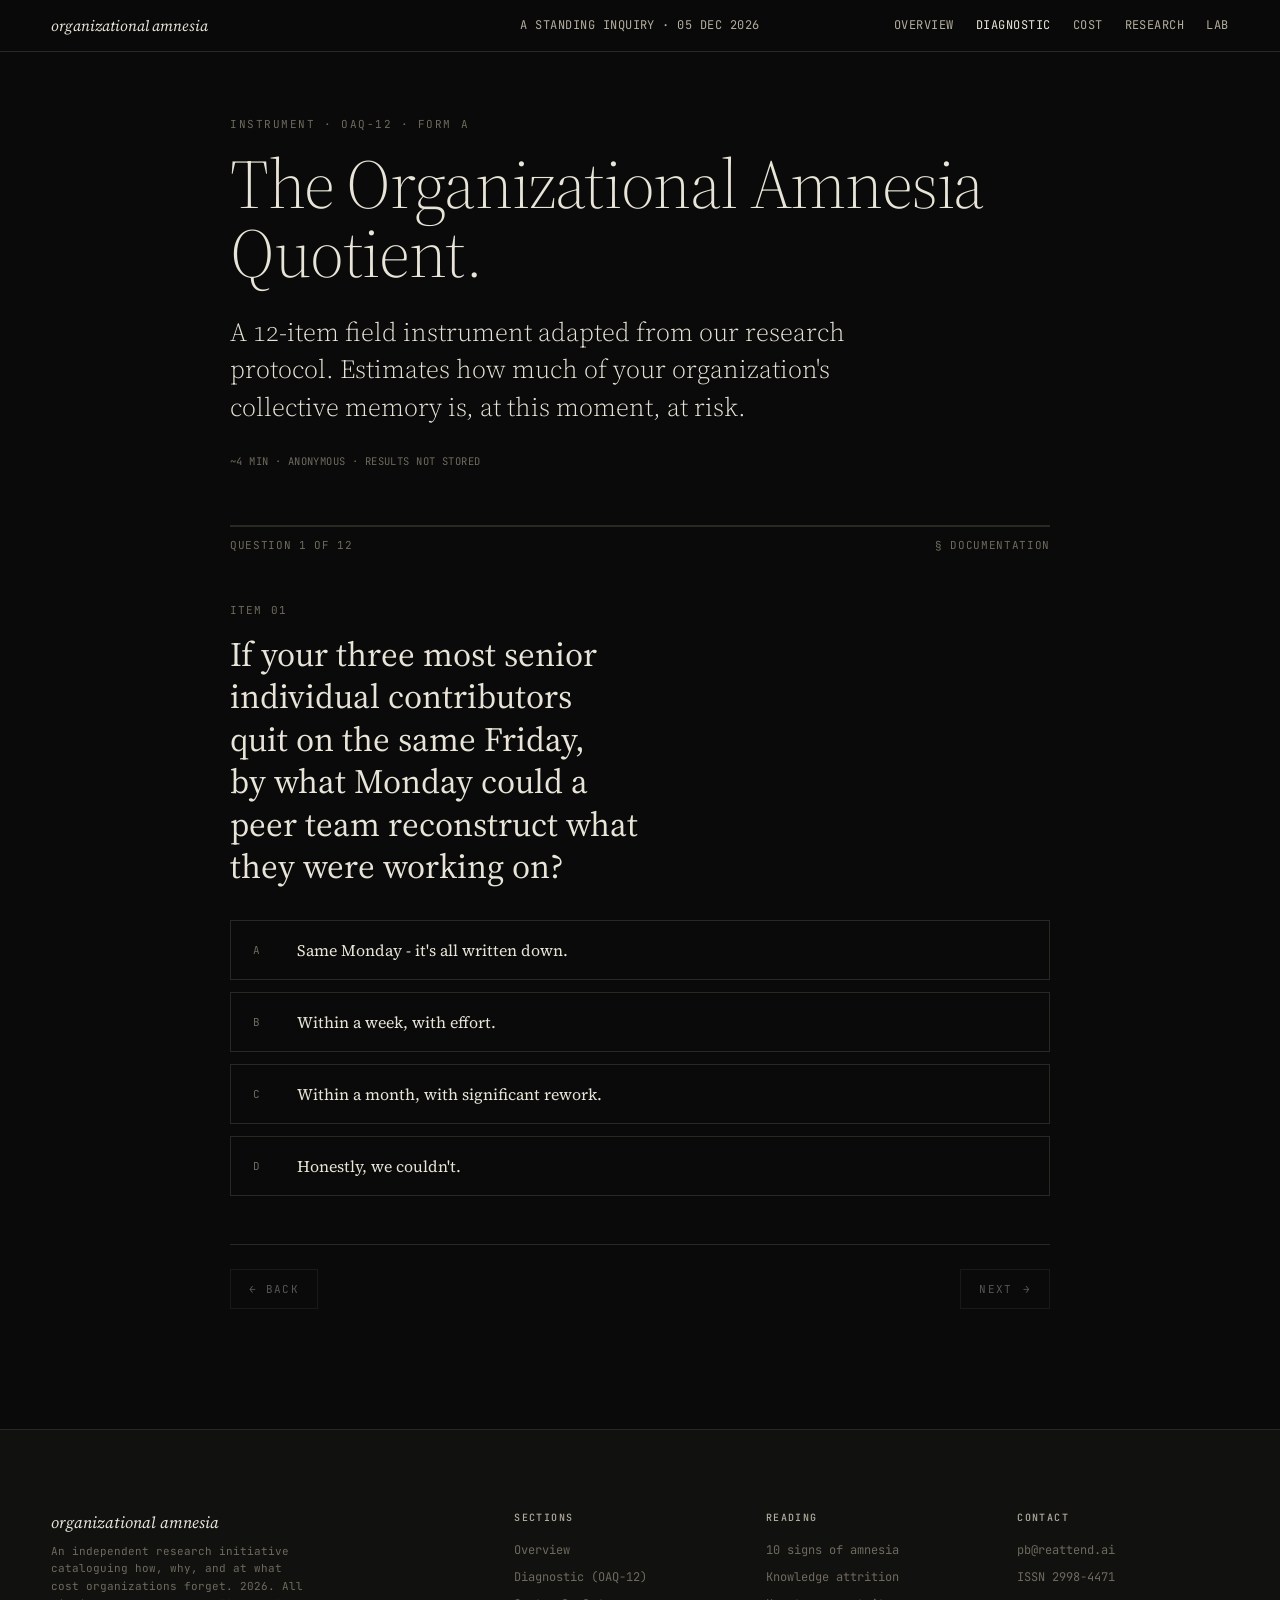
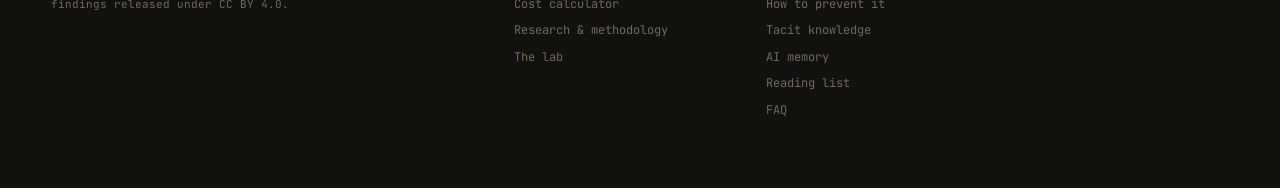
<file: quiz.html>
<!doctype html>
<html lang="en">
<head>
<meta charset="utf-8" />
<meta name="viewport" content="width=device-width, initial-scale=1" />
<title>The Organizational Amnesia Diagnostic (OAQ-12) - Free Test</title>
<meta name="description" content="A 12-question diagnostic to estimate the memory health of your organization in four minutes. Anonymous, no login, results not stored." />
<link rel="canonical" href="https://organizationalamnesia.com/quiz.html" />
<link rel="icon" href="/favicon.svg" type="image/svg+xml" />
<meta property="og:type" content="website" />
<meta property="og:title" content="The Organizational Amnesia Diagnostic (OAQ-12)" />
<meta property="og:description" content="A free 12-question diagnostic to estimate how much of your organization's collective memory is at risk." />
<meta property="og:url" content="https://organizationalamnesia.com/quiz.html" />
<link rel="stylesheet" href="styles/site.css" />

<!-- Google tag (gtag.js) -->
<script async src="https://www.googletagmanager.com/gtag/js?id=G-T14S3MJFFB"></script>
<script>
  window.dataLayer = window.dataLayer || [];
  function gtag(){dataLayer.push(arguments);}
  gtag('js', new Date());
  gtag('config', 'G-T14S3MJFFB');
</script>
</head>
<body data-page="quiz">

<header class="topbar"></header>

<section class="quiz-wrap">
  <div class="quiz-inner">
    <div class="quiz-header">
      <div class="eyebrow">Instrument · OAQ-12 · Form A</div>
      <h1>The Organizational Amnesia Quotient.</h1>
      <p class="lede">A 12-item field instrument adapted from our research protocol. Estimates how much of your organization's collective memory is, at this moment, at risk.</p>
      <div class="cite quiz-meta">~4 min · Anonymous · Results not stored</div>
    </div>

    <div class="quiz-progress">
      <div class="progress-bar"><div class="progress-fill" id="pf"></div></div>
      <div class="progress-meta">
        <span id="qcounter">Question 1 of 12</span>
        <span id="qsection">§ Documentation</span>
      </div>
    </div>

    <div class="quiz-stage" id="stage"></div>

    <div class="quiz-foot">
      <button class="btn ghost" id="back" disabled>← Back</button>
      <button class="btn" id="next" disabled>Next →</button>
    </div>
  </div>
</section>

<footer class="footer"></footer>

<style>
.quiz-wrap { padding: 64px var(--gutter) 120px; min-height: 80vh; }
.quiz-inner { max-width: 820px; margin: 0 auto; }
.quiz-header { margin-bottom: 56px; }
.quiz-header h1 { font-family: var(--serif); font-weight: 300; font-size: clamp(38px, 5.4vw, 72px); line-height: 1; margin: 16px 0 20px; letter-spacing: -0.02em; }
.quiz-header .lede { max-width: 50ch; }
.quiz-meta { margin-top: 18px; }

.quiz-progress { margin-bottom: 48px; }
.progress-bar { height: 2px; background: var(--rule); position: relative; overflow: hidden; }
.progress-fill { position: absolute; left: 0; top: 0; bottom: 0; background: var(--accent); width: 8%; transition: width 360ms ease; }
.progress-meta { display: flex; justify-content: space-between; margin-top: 10px; font-family: var(--mono); font-size: 11px; color: var(--fg-mute); letter-spacing: 0.06em; text-transform: uppercase; }

.quiz-stage { min-height: 360px; }
.q { animation: qfade 360ms ease both; }
@keyframes qfade { from { opacity: 0; transform: translateY(8px); } to { opacity: 1; transform: none; } }
.q-num { font-family: var(--mono); font-size: 11px; color: var(--fg-mute); letter-spacing: 0.1em; text-transform: uppercase; margin-bottom: 14px; }
.q-text { font-family: var(--serif); font-weight: 400; font-size: clamp(24px, 3vw, 34px); line-height: 1.25; margin: 0 0 32px; max-width: 28ch; text-wrap: balance; }

.opts { display: grid; gap: 12px; }
.opt {
  display: grid; grid-template-columns: 28px 1fr auto; gap: 16px; align-items: center;
  border: 1px solid var(--rule); padding: 18px 22px; cursor: pointer;
  font-size: 16px; transition: all 160ms ease; background: transparent; text-align: left; color: var(--fg); font-family: var(--serif);
}
.opt:hover { border-color: var(--rule-strong); background: var(--bg-2); }
.opt .key { font-family: var(--mono); font-size: 11px; color: var(--fg-mute); letter-spacing: 0.06em; }
.opt .score { font-family: var(--mono); font-size: 11px; color: transparent; }
.opt.selected { border-color: var(--accent); background: rgba(127,176,105,0.06); }
.opt.selected .key { color: var(--accent); }

.quiz-foot { display: flex; justify-content: space-between; margin-top: 48px; padding-top: 24px; border-top: 1px solid var(--rule); }
.btn[disabled] { opacity: 0.35; pointer-events: none; }

.result { display: grid; gap: 32px; }
.result .score-row { display: grid; grid-template-columns: auto 1fr; gap: 40px; align-items: end; padding-bottom: 32px; border-bottom: 1px solid var(--rule); }
.result .figure { font-size: clamp(96px, 14vw, 180px); }
.result .verdict { font-family: var(--serif); font-weight: 400; font-size: clamp(24px, 2.8vw, 32px); line-height: 1.2; margin: 0 0 8px; }
.result .verdict-cite { font-family: var(--mono); font-size: 11px; color: var(--fg-mute); letter-spacing: 0.06em; text-transform: uppercase; }
.result-deck { font-size: 17px; line-height: 1.55; color: var(--fg-dim); max-width: 56ch; }
.scale { display: grid; grid-template-columns: repeat(4, 1fr); gap: 0; border: 1px solid var(--rule); }
.scale-cell { padding: 16px 18px; border-right: 1px solid var(--rule); }
.scale-cell:last-child { border-right: none; }
.scale-cell.active { background: var(--bg-3); }
.scale-cell .lab { font-family: var(--mono); font-size: 11px; color: var(--fg-mute); letter-spacing: 0.06em; text-transform: uppercase; }
.scale-cell .name { font-family: var(--serif); font-size: 18px; margin-top: 6px; }
.scale-cell.active .name { color: var(--accent); }
.scale-cell .range { font-family: var(--mono); font-size: 11px; color: var(--fg-mute); margin-top: 4px; }

.breakdown { border-top: 1px solid var(--rule); padding-top: 32px; }
.breakdown h3 { font-family: var(--serif); font-weight: 400; font-size: 22px; margin: 0 0 18px; }
.bd-row { display: grid; grid-template-columns: 200px 1fr 60px; gap: 16px; align-items: center; padding: 12px 0; border-bottom: 1px solid var(--rule); }
.bd-row:last-child { border-bottom: none; }
.bd-bar { height: 8px; background: var(--bg-3); position: relative; }
.bd-bar-fill { position: absolute; left: 0; top: 0; bottom: 0; background: var(--accent); }
.bd-label { font-size: 14.5px; }
.bd-val { font-family: var(--mono); font-size: 12px; color: var(--fg-dim); text-align: right; }
.bd-bar-fill.warn { background: var(--warn); }
.bd-bar-fill.dim { background: var(--fg-mute); }

.recommendations { border-top: 1px solid var(--rule); padding-top: 32px; }
.recommendations h3 { font-family: var(--serif); font-weight: 400; font-size: 22px; margin: 0 0 18px; }
.rec { display: grid; grid-template-columns: 24px 1fr; gap: 14px; padding: 14px 0; border-bottom: 1px solid var(--rule); }
.rec:last-child { border: none; }
.rec-num { font-family: var(--mono); font-size: 11px; color: var(--fg-mute); padding-top: 3px; }
.rec h4 { margin: 0 0 4px; font-family: var(--serif); font-size: 16px; font-weight: 500; }
.rec p { margin: 0; color: var(--fg-dim); font-size: 14.5px; line-height: 1.5; }

.result-actions { display: flex; gap: 14px; flex-wrap: wrap; padding-top: 8px; }
</style>

<script>
const QUESTIONS = [
  { section: "Documentation", q: "If your three most senior individual contributors quit on the same Friday, by what Monday could a peer team reconstruct what they were working on?",
    opts: [
      { t: "Same Monday - it's all written down.", s: 0 },
      { t: "Within a week, with effort.", s: 1 },
      { t: "Within a month, with significant rework.", s: 2 },
      { t: "Honestly, we couldn't.", s: 3 },
    ]},
  { section: "Documentation", q: "How often does someone on your team say \"there's a doc for that\" - and the doc turns out to be wrong, outdated, or unfindable?",
    opts: [
      { t: "Rarely. Docs are trusted.", s: 0 },
      { t: "Occasionally - a known annoyance.", s: 1 },
      { t: "Most weeks.", s: 2 },
      { t: "Constantly. The doc is a starting point, not an answer.", s: 3 },
    ]},
  { section: "Departure", q: "What's your annual employee turnover, roughly?",
    opts: [
      { t: "Under 8% - quite stable.", s: 0 },
      { t: "8–12% - typical.", s: 1 },
      { t: "12–20% - elevated.", s: 2 },
      { t: "Over 20% - or a recent layoff/RIF.", s: 3 },
    ]},
  { section: "Departure", q: "When someone resigns, what does their last two weeks look like?",
    opts: [
      { t: "Structured handover, written runbook, named successor.", s: 0 },
      { t: "Informal handover meetings.", s: 1 },
      { t: "Mostly farewell lunches; some scrambling.", s: 2 },
      { t: "We'll figure it out after they're gone.", s: 3 },
    ]},
  { section: "Search", q: "When you need a piece of internal information you've never accessed before, how often do you find it on the first try?",
    opts: [
      { t: "Almost always - search works.", s: 0 },
      { t: "Roughly two-thirds of the time.", s: 1 },
      { t: "Less than half - I usually ask a person.", s: 2 },
      { t: "Asking a person <em>is</em> the search.", s: 3 },
    ]},
  { section: "Search", q: "How many systems would you have to consult to answer the question \"what was decided in the redesign last year and why?\"",
    opts: [
      { t: "One - there's a canonical record.", s: 0 },
      { t: "Two or three.", s: 1 },
      { t: "Four to six.", s: 2 },
      { t: "I'd start by guessing who was in the room.", s: 3 },
    ]},
  { section: "Repetition", q: "In the last year, how often did your team re-litigate a decision that had been made (and documented) earlier?",
    opts: [
      { t: "Never that I'm aware of.", s: 0 },
      { t: "Once or twice.", s: 1 },
      { t: "A handful of times.", s: 2 },
      { t: "It's a recurring pattern.", s: 3 },
    ]},
  { section: "Repetition", q: "Do new hires regularly surface things that surprise long-tenured staff - bugs, processes, customer pain - that the org used to know about and forgot?",
    opts: [
      { t: "Almost never - institutional memory is intact.", s: 0 },
      { t: "Occasionally.", s: 1 },
      { t: "Often.", s: 2 },
      { t: "It's the most useful thing new hires do.", s: 3 },
    ]},
  { section: "Postmortems", q: "After a project fails or an incident occurs, what happens to the postmortem?",
    opts: [
      { t: "It's read, indexed, and referenced when planning new work.", s: 0 },
      { t: "It's filed and occasionally consulted.", s: 1 },
      { t: "It's filed; nobody re-reads it.", s: 2 },
      { t: "We don't write them, or we don't finish them.", s: 3 },
    ]},
  { section: "Tacit", q: "If your most experienced engineer or operator said \"I'd never do it that way\" - could anyone else explain <em>why</em>?",
    opts: [
      { t: "Yes - the reasoning is widely shared.", s: 0 },
      { t: "Some of it is shared; not all.", s: 1 },
      { t: "Only after a long conversation with them.", s: 2 },
      { t: "No. The reasoning lives only in their head.", s: 3 },
    ]},
  { section: "Continuity", q: "Has your organization gone through a reorg, leadership change, or acquisition in the last 24 months?",
    opts: [
      { t: "No major continuity events.", s: 0 },
      { t: "One - handled with structured handover.", s: 1 },
      { t: "One - handled informally.", s: 2 },
      { t: "Multiple, or one with significant turnover.", s: 3 },
    ]},
  { section: "Continuity", q: "If we asked five long-tenured employees to write down \"the unwritten rules of how things really work here,\" how much would the lists overlap?",
    opts: [
      { t: "Substantially - there's a shared culture.", s: 0 },
      { t: "Mostly - with a few divergences.", s: 1 },
      { t: "Some agreement, lots of variance.", s: 2 },
      { t: "Five different organizations.", s: 3 },
    ]},
];

const STAGE = document.getElementById('stage');
const PF = document.getElementById('pf');
const QC = document.getElementById('qcounter');
const QS = document.getElementById('qsection');
const NEXT = document.getElementById('next');
const BACK = document.getElementById('back');

let idx = 0;
const answers = new Array(QUESTIONS.length).fill(null);

function render() {
  if (idx >= QUESTIONS.length) { renderResult(); return; }
  const Q = QUESTIONS[idx];
  PF.style.width = `${((idx) / QUESTIONS.length) * 100}%`;
  QC.textContent = `Question ${idx + 1} of ${QUESTIONS.length}`;
  QS.textContent = `§ ${Q.section}`;
  STAGE.innerHTML = `
    <div class="q">
      <div class="q-num">Item ${String(idx+1).padStart(2,'0')}</div>
      <h2 class="q-text">${Q.q}</h2>
      <div class="opts">
        ${Q.opts.map((o, i) => `
          <button class="opt ${answers[idx] === i ? 'selected' : ''}" data-i="${i}">
            <span class="key">${String.fromCharCode(65 + i)}</span>
            <span class="text">${o.t}</span>
            <span class="score">+${o.s}</span>
          </button>
        `).join('')}
      </div>
    </div>
  `;
  STAGE.querySelectorAll('.opt').forEach(btn => {
    btn.addEventListener('click', () => {
      const i = parseInt(btn.dataset.i, 10);
      answers[idx] = i;
      STAGE.querySelectorAll('.opt').forEach(b => b.classList.remove('selected'));
      btn.classList.add('selected');
      NEXT.disabled = false;
    });
  });
  BACK.disabled = idx === 0;
  NEXT.disabled = answers[idx] === null;
  NEXT.innerHTML = (idx === QUESTIONS.length - 1
    ? '<span>See result</span><span class="arrow">→</span>'
    : '<span>Next</span><span class="arrow">→</span>');
}

NEXT.addEventListener('click', () => {
  if (answers[idx] === null) return;
  idx++;
  render();
});
BACK.addEventListener('click', () => {
  if (idx > 0) idx--;
  render();
});

function renderResult() {
  PF.style.width = '100%';
  QC.textContent = 'Diagnostic complete';
  QS.textContent = '§ Result';
  let total = 0;
  const sectionScores = {};
  const sectionCounts = {};
  for (let i = 0; i < QUESTIONS.length; i++) {
    const s = QUESTIONS[i].opts[answers[i]].s;
    total += s;
    const sec = QUESTIONS[i].section;
    sectionScores[sec] = (sectionScores[sec] || 0) + s;
    sectionCounts[sec] = (sectionCounts[sec] || 0) + 1;
  }
  const oaq = Math.round((total / 36) * 100);

  let band, bandIdx, blurb;
  if (oaq < 25) { band = "Intact"; bandIdx = 0; blurb = "Your organization remembers itself unusually well. The architecture is doing its job. Stay vigilant during scaling and leadership transitions; this is also where intact memory most often quietly degrades."; }
  else if (oaq < 50) { band = "Eroding"; bandIdx = 1; blurb = "Memory is largely intact but starting to drift. The signals are subtle - a stale runbook here, a re-litigated decision there. Untreated, this is the band that compounds the fastest. The next eighteen months are decisive."; }
  else if (oaq < 75) { band = "Amnesiac"; bandIdx = 2; blurb = "Your organization is, by our definition, amnesiac. Decisions are being re-made. Postmortems are being re-written. Tacit knowledge has begun to live exclusively in a small number of overburdened people. The cost is real and accruing."; }
  else { band = "Acute"; bandIdx = 3; blurb = "Acute organizational amnesia. The institution is operating largely from individual memory, not collective memory. Departures, even routine ones, are likely to remove load-bearing knowledge. This is the band where preventable failures concentrate."; }

  const recs = generateRecs(sectionScores, sectionCounts);

  STAGE.innerHTML = `
    <div class="result q">
      <div class="q-num">OAQ-12 Result · Form A</div>
      <div class="score-row">
        <div class="figure">${oaq}<span class="unit">/100</span></div>
        <div>
          <div class="verdict-cite">Classification</div>
          <div class="verdict">${band}.</div>
          <div class="result-deck">${blurb}</div>
        </div>
      </div>
      <div class="scale">
        ${["Intact","Eroding","Amnesiac","Acute"].map((n, i) => `
          <div class="scale-cell ${i === bandIdx ? 'active' : ''}">
            <div class="lab">Band ${i+1}</div>
            <div class="name">${n}</div>
            <div class="range">${[0,25,50,75][i]}–${[24,49,74,100][i]}</div>
          </div>
        `).join('')}
      </div>

      <div class="breakdown">
        <h3>Where the memory loss is concentrated.</h3>
        ${Object.keys(sectionScores).map(sec => {
          const max = sectionCounts[sec] * 3;
          const pct = Math.round((sectionScores[sec] / max) * 100);
          const cls = pct >= 67 ? 'warn' : (pct >= 34 ? 'dim' : '');
          return `
            <div class="bd-row">
              <div class="bd-label">${sec}</div>
              <div class="bd-bar"><div class="bd-bar-fill ${cls}" style="width:${pct}%"></div></div>
              <div class="bd-val">${pct}%</div>
            </div>`;
        }).join('')}
      </div>

      <div class="recommendations">
        <h3>What to do about it.</h3>
        ${recs.map((r, i) => `
          <div class="rec">
            <div class="rec-num">${String(i+1).padStart(2,'0')}</div>
            <div><h4>${r.h}</h4><p>${r.p}</p></div>
          </div>
        `).join('')}
      </div>

      <div class="result-actions">
        <button class="btn" onclick="location.reload()"><span>Take it again</span><span class="arrow">↻</span></button>
        <a class="btn ghost" href="cost.html"><span>Estimate the dollar cost</span><span class="arrow">→</span></a>
        <a class="btn ghost" href="research.html"><span>Read the methodology</span><span class="arrow">→</span></a>
        <a class="btn ghost" href="index.html"><span>Back to overview</span><span class="arrow">→</span></a>
      </div>

      <div class="cite" style="margin-top:24px">OAQ-12 is a self-report instrument and is not a substitute for a full knowledge audit. The Project's full diagnostic surveys 84 items across 11 dimensions; this short form correlates r ≈ 0.74 with the long form.</div>
    </div>
  `;
  NEXT.style.display = 'none';
  BACK.style.display = 'none';
}

function generateRecs(scores, counts) {
  const ratio = (sec) => (scores[sec] || 0) / (counts[sec] * 3);
  const out = [];
  if (ratio("Documentation") >= 0.5) out.push({h: "Adopt a single source of truth, then prune.", p: "Most amnesiac orgs do not under-document; they over-document in too many places. Consolidate to one canonical home per knowledge type and aggressively retire competing copies."});
  if (ratio("Departure") >= 0.5) out.push({h: "Treat departures as research events.", p: "Every resignation is an interview opportunity to capture tacit knowledge. Structured 60-minute exit conversations recover 6–10× the knowledge of a checklist handover."});
  if (ratio("Search") >= 0.5) out.push({h: "Measure search latency, not search volume.", p: "How long until an employee finds what they need? Track the metric monthly. Anything above 3 minutes for canonical questions is a signal of decay."});
  if (ratio("Repetition") >= 0.5) out.push({h: "Index decisions, not just documents.", p: "Postmortems and decision records that aren't searchable by future-you are not memory. Tag every meaningful decision with the question it answered, not just the conclusion."});
  if (ratio("Postmortems") >= 0.5) out.push({h: "Re-read your last five postmortems before planning the next quarter.", p: "PMI's research identifies giving lip service to lessons learned as the single most common driver of corporate amnesia. The fix is mechanical: schedule the re-read."});
  if (ratio("Tacit") >= 0.5) out.push({h: "Pair the load-bearing humans.", p: "Tacit knowledge transfers through proximity, not documents. Identify the 3–5 people who 'just know' how things work and pair them with successors before, not during, the transition."});
  if (ratio("Continuity") >= 0.5) out.push({h: "Write down the unwritten rules - together.", p: "Run a 90-minute workshop where five long-tenured staff list the things 'everyone knows' about how the place works. The differences in their lists are where amnesia lives."});
  if (out.length < 3) out.push({h: "Stay measured.", p: "A low score is not a permanent state. The dimensions most likely to degrade are the ones currently strongest, because they get the least attention."});
  return out.slice(0, 5);
}

render();
</script>

<script src="scripts/header.js"></script>
</body>
</html>
</file>
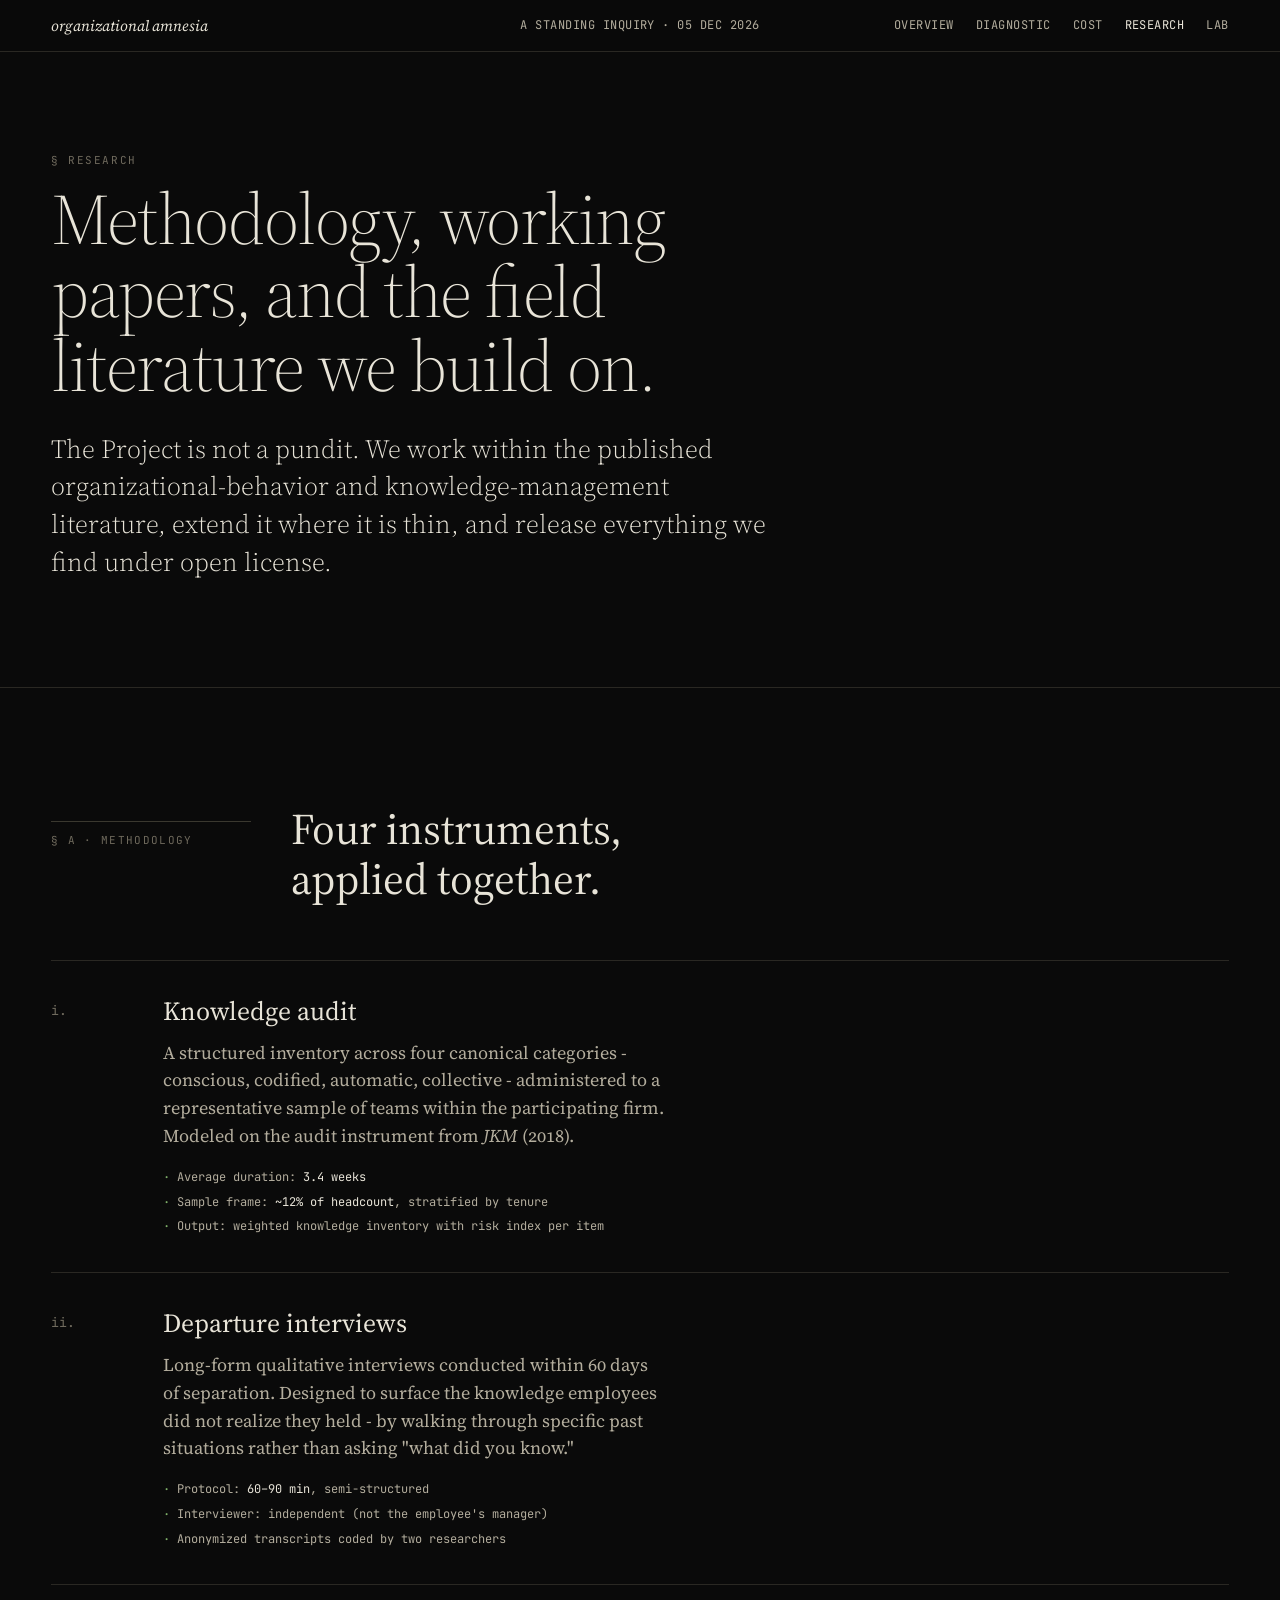
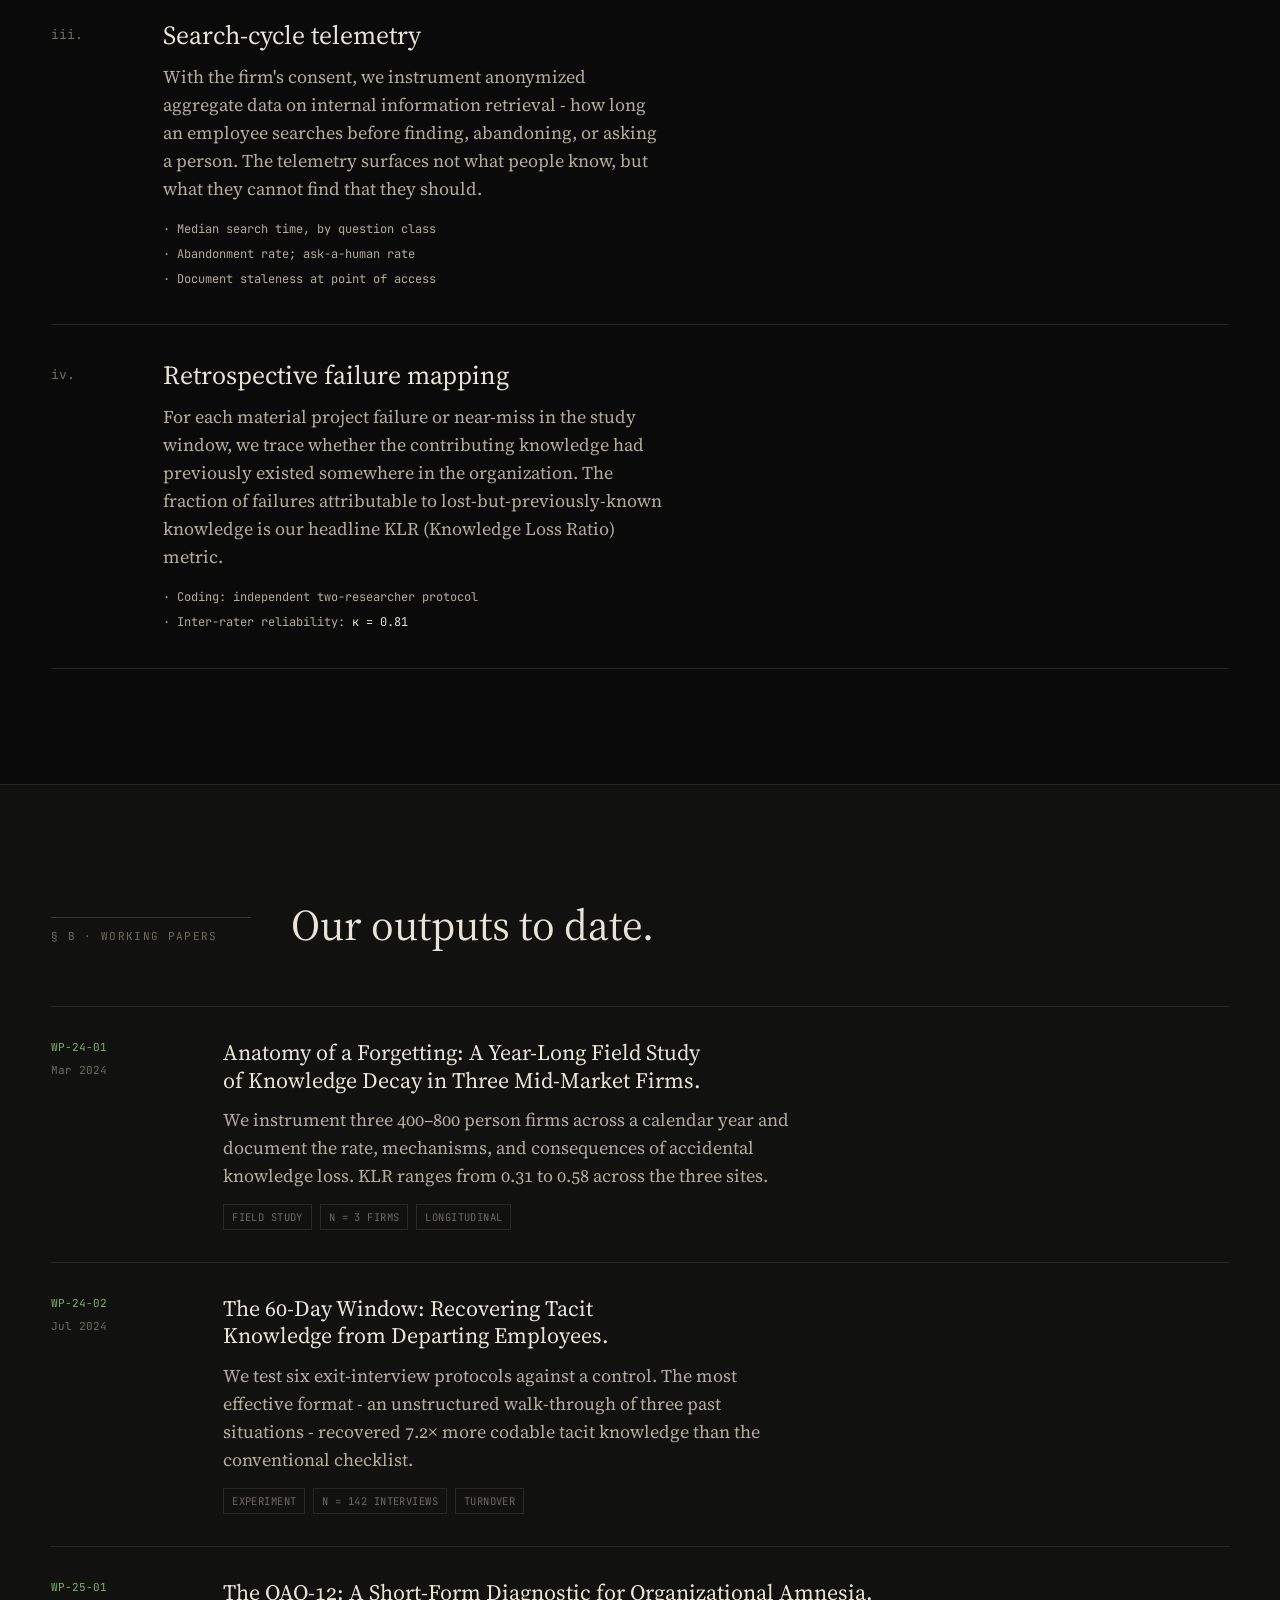
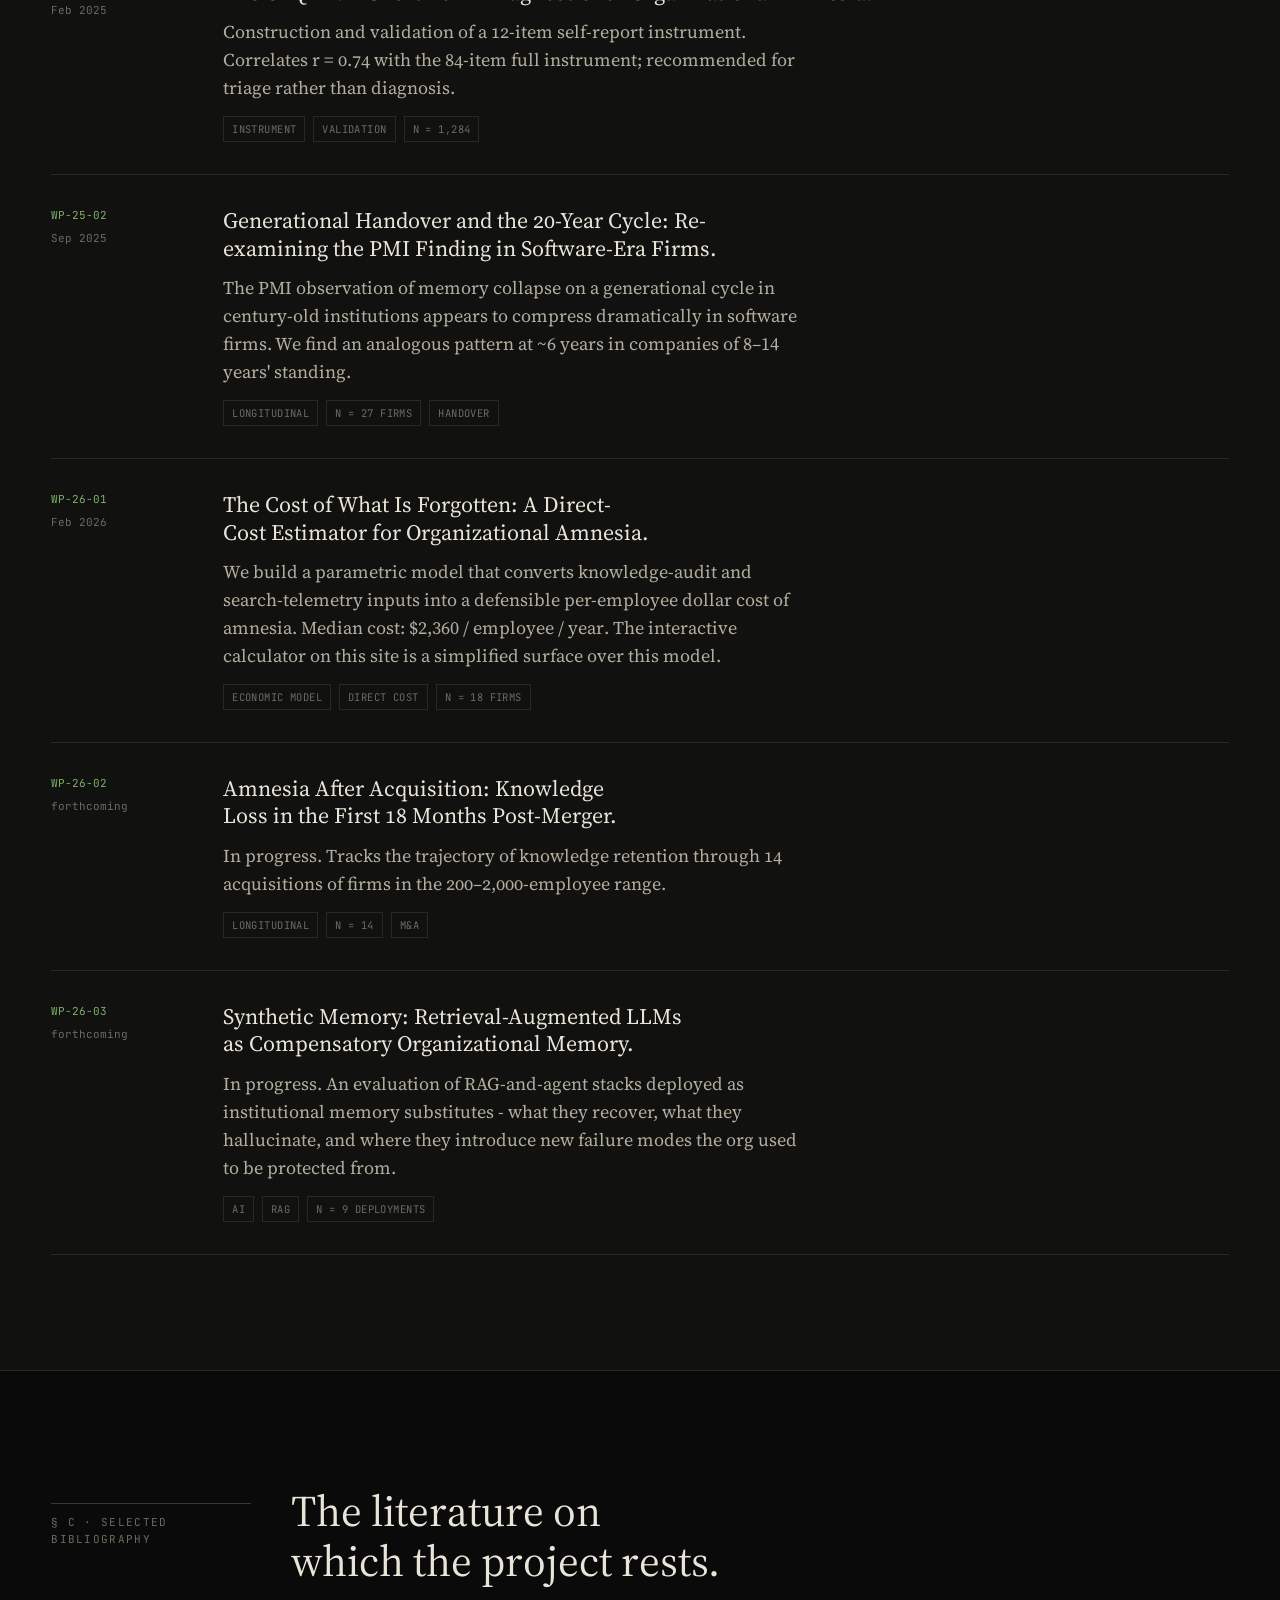
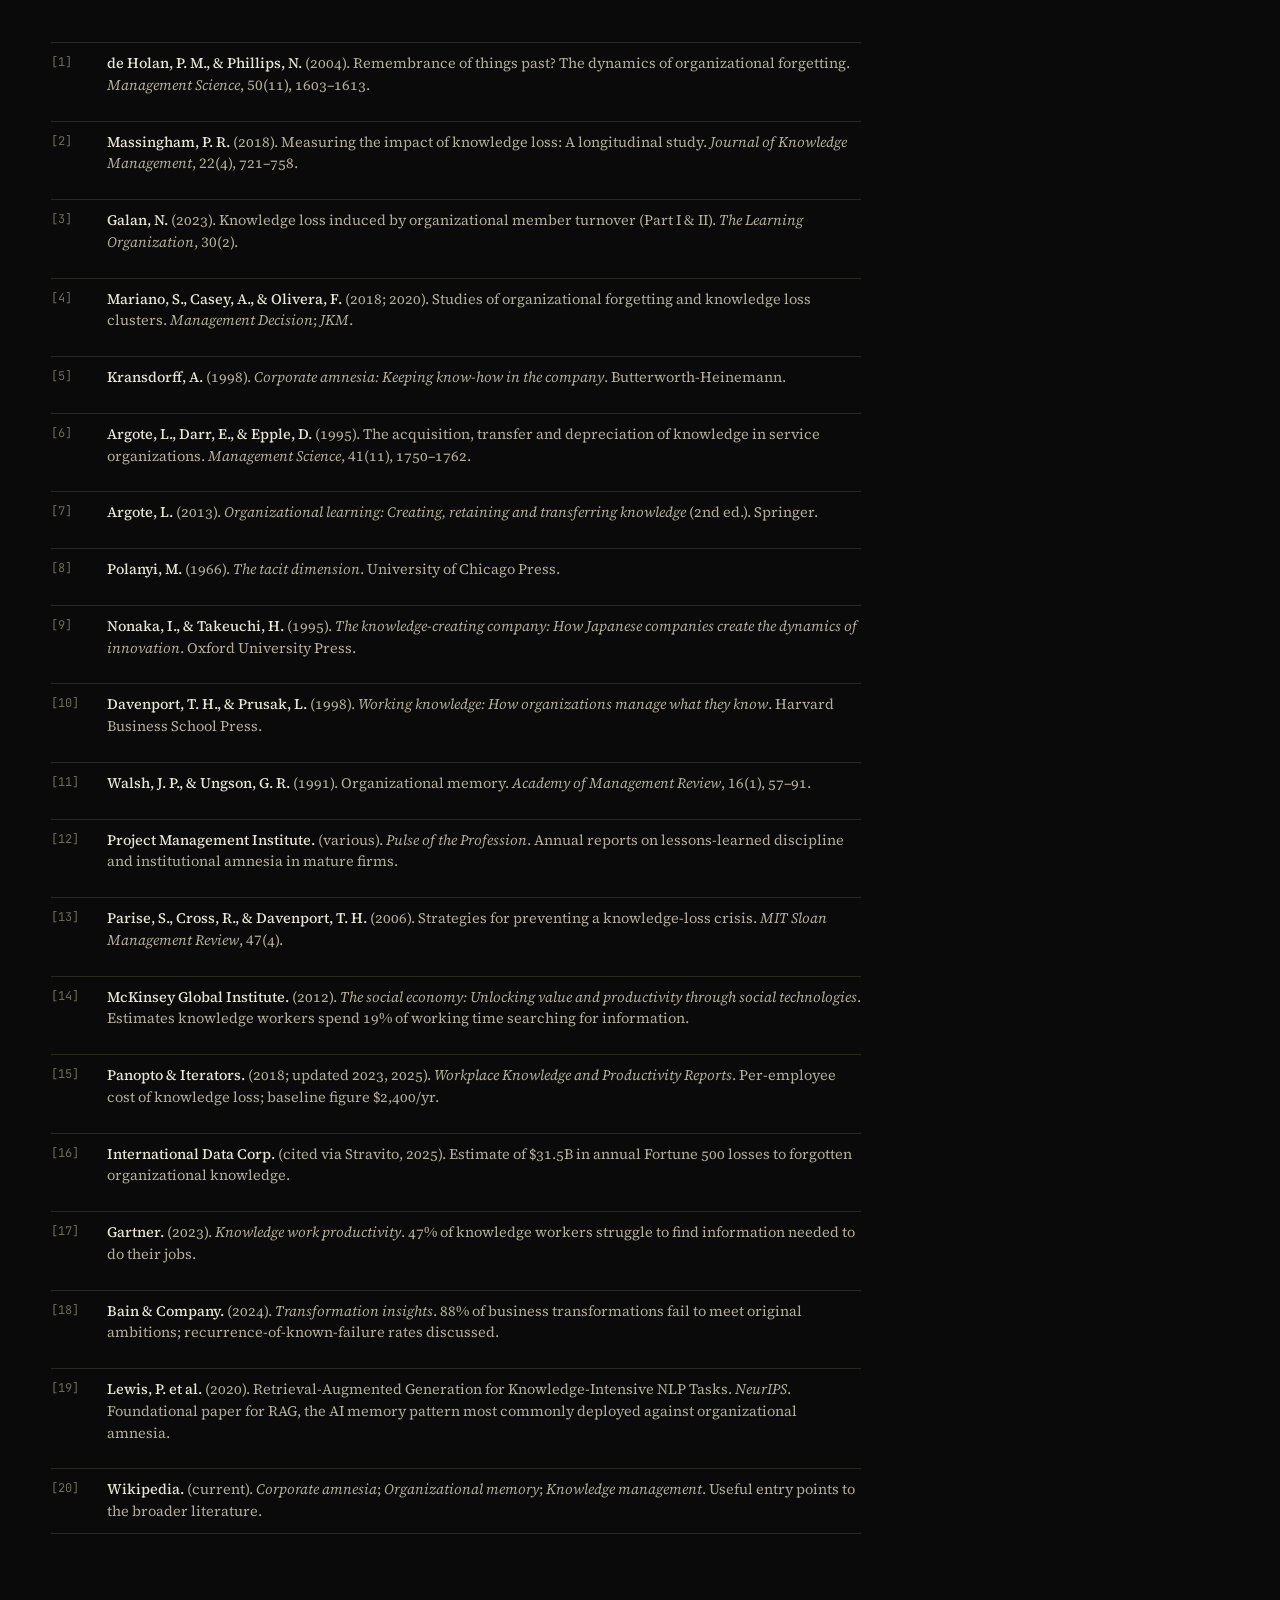
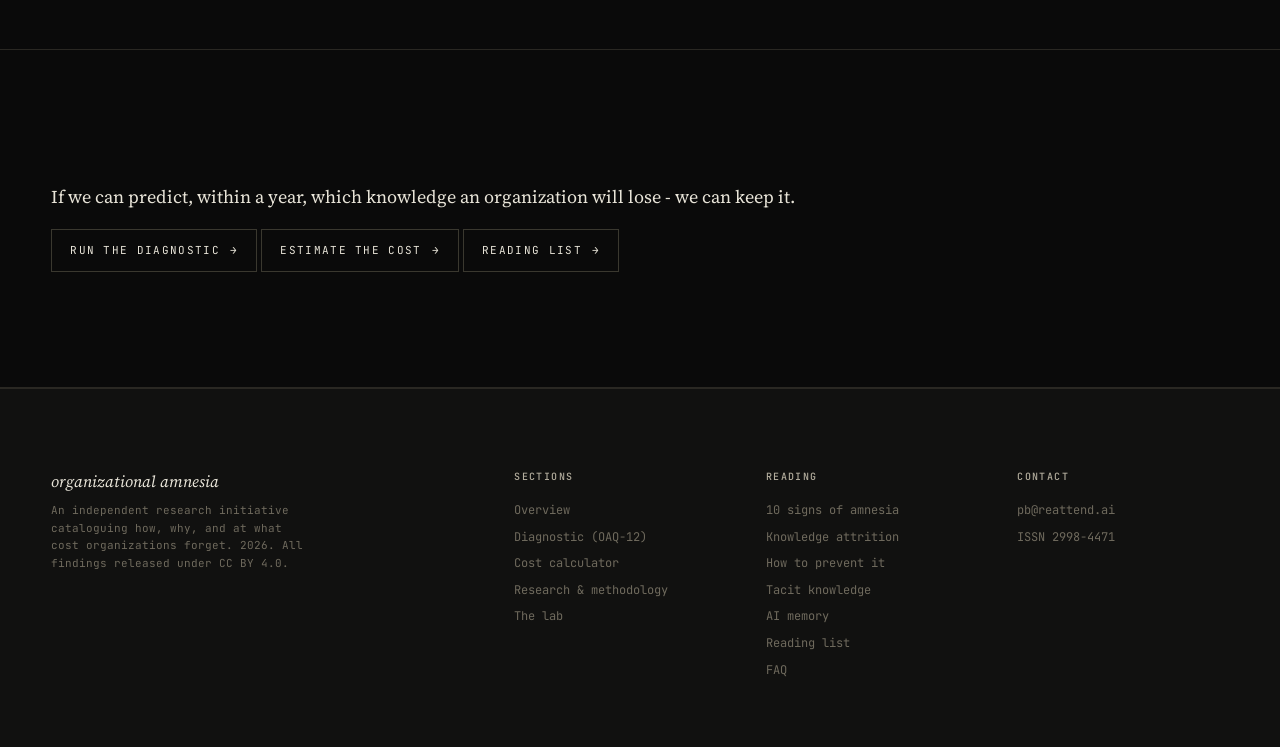
<file: research.html>
<!doctype html>
<html lang="en">
<head>
<meta charset="utf-8" />
<meta name="viewport" content="width=device-width, initial-scale=1" />
<title>Research, Methodology & Bibliography - Organizational Amnesia</title>
<meta name="description" content="The methodology, working papers, and full bibliography of the Organizational Amnesia Project - including foundational papers from de Holan, Phillips, Massingham, Argote, Polanyi, and the PMI institutional-memory literature." />
<link rel="canonical" href="https://organizationalamnesia.com/research.html" />
<link rel="icon" href="/favicon.svg" type="image/svg+xml" />
<meta property="og:type" content="article" />
<meta property="og:title" content="Research, Methodology & Bibliography - Organizational Amnesia" />
<meta property="og:description" content="Four research instruments, six working papers, and the full literature on which the project rests." />
<meta property="og:url" content="https://organizationalamnesia.com/research.html" />
<link rel="stylesheet" href="styles/site.css" />

<!-- Google tag (gtag.js) -->
<script async src="https://www.googletagmanager.com/gtag/js?id=G-T14S3MJFFB"></script>
<script>
  window.dataLayer = window.dataLayer || [];
  function gtag(){dataLayer.push(arguments);}
  gtag('js', new Date());
  gtag('config', 'G-T14S3MJFFB');
</script>
</head>
<body data-page="research">

<header class="topbar"></header>

<section class="page-hero">
  <div class="ph-inner">
    <div class="eyebrow">§ Research</div>
    <h1>Methodology, working papers, and the field literature we build on.</h1>
    <p class="lede">The Project is not a pundit. We work within the published organizational-behavior and knowledge-management literature, extend it where it is thin, and release everything we find under open license.</p>
  </div>
</section>

<section class="section" id="methodology">
  <div class="section-head">
    <div class="label">§ A · Methodology</div>
    <h2>Four instruments, applied together.</h2>
  </div>

  <div class="r-method">
    <div class="r-step">
      <div class="r-step-num">i.</div>
      <div>
        <h3>Knowledge audit</h3>
        <p>A structured inventory across four canonical categories - conscious, codified, automatic, collective - administered to a representative sample of teams within the participating firm. Modeled on the audit instrument from <em>JKM</em> (2018).</p>
        <ul class="r-bullets">
          <li>Average duration: <span class="tabular">3.4 weeks</span></li>
          <li>Sample frame: <span class="tabular">~12% of headcount</span>, stratified by tenure</li>
          <li>Output: weighted knowledge inventory with risk index per item</li>
        </ul>
      </div>
    </div>

    <div class="r-step">
      <div class="r-step-num">ii.</div>
      <div>
        <h3>Departure interviews</h3>
        <p>Long-form qualitative interviews conducted within 60 days of separation. Designed to surface the knowledge employees did not realize they held - by walking through specific past situations rather than asking "what did you know."</p>
        <ul class="r-bullets">
          <li>Protocol: <span class="tabular">60–90 min</span>, semi-structured</li>
          <li>Interviewer: independent (not the employee's manager)</li>
          <li>Anonymized transcripts coded by two researchers</li>
        </ul>
      </div>
    </div>

    <div class="r-step">
      <div class="r-step-num">iii.</div>
      <div>
        <h3>Search-cycle telemetry</h3>
        <p>With the firm's consent, we instrument anonymized aggregate data on internal information retrieval - how long an employee searches before finding, abandoning, or asking a person. The telemetry surfaces not what people know, but what they cannot find that they should.</p>
        <ul class="r-bullets">
          <li>Median search time, by question class</li>
          <li>Abandonment rate; ask-a-human rate</li>
          <li>Document staleness at point of access</li>
        </ul>
      </div>
    </div>

    <div class="r-step">
      <div class="r-step-num">iv.</div>
      <div>
        <h3>Retrospective failure mapping</h3>
        <p>For each material project failure or near-miss in the study window, we trace whether the contributing knowledge had previously existed somewhere in the organization. The fraction of failures attributable to lost-but-previously-known knowledge is our headline KLR (Knowledge Loss Ratio) metric.</p>
        <ul class="r-bullets">
          <li>Coding: independent two-researcher protocol</li>
          <li>Inter-rater reliability: <span class="tabular">κ = 0.81</span></li>
        </ul>
      </div>
    </div>
  </div>
</section>

<section class="section" id="papers" style="background: var(--bg-2);">
  <div class="section-head">
    <div class="label">§ B · Working papers</div>
    <h2>Our outputs to date.</h2>
  </div>

  <ol class="papers">
    <li class="paper">
      <div class="paper-meta">
        <div class="paper-id">WP-24-01</div>
        <div class="paper-date">Mar 2024</div>
      </div>
      <div>
        <h3>Anatomy of a Forgetting: A Year-Long Field Study of Knowledge Decay in Three Mid-Market Firms.</h3>
        <p>We instrument three 400–800 person firms across a calendar year and document the rate, mechanisms, and consequences of accidental knowledge loss. KLR ranges from 0.31 to 0.58 across the three sites.</p>
        <div class="paper-tags"><span>field study</span><span>n = 3 firms</span><span>longitudinal</span></div>
      </div>
    </li>
    <li class="paper">
      <div class="paper-meta">
        <div class="paper-id">WP-24-02</div>
        <div class="paper-date">Jul 2024</div>
      </div>
      <div>
        <h3>The 60-Day Window: Recovering Tacit Knowledge from Departing Employees.</h3>
        <p>We test six exit-interview protocols against a control. The most effective format - an unstructured walk-through of three past situations - recovered 7.2× more codable tacit knowledge than the conventional checklist.</p>
        <div class="paper-tags"><span>experiment</span><span>n = 142 interviews</span><span>turnover</span></div>
      </div>
    </li>
    <li class="paper">
      <div class="paper-meta">
        <div class="paper-id">WP-25-01</div>
        <div class="paper-date">Feb 2025</div>
      </div>
      <div>
        <h3>The OAQ-12: A Short-Form Diagnostic for Organizational Amnesia.</h3>
        <p>Construction and validation of a 12-item self-report instrument. Correlates r = 0.74 with the 84-item full instrument; recommended for triage rather than diagnosis.</p>
        <div class="paper-tags"><span>instrument</span><span>validation</span><span>n = 1,284</span></div>
      </div>
    </li>
    <li class="paper">
      <div class="paper-meta">
        <div class="paper-id">WP-25-02</div>
        <div class="paper-date">Sep 2025</div>
      </div>
      <div>
        <h3>Generational Handover and the 20-Year Cycle: Re-examining the PMI Finding in Software-Era Firms.</h3>
        <p>The PMI observation of memory collapse on a generational cycle in century-old institutions appears to compress dramatically in software firms. We find an analogous pattern at <span class="tabular">~6 years</span> in companies of <span class="tabular">8–14 years'</span> standing.</p>
        <div class="paper-tags"><span>longitudinal</span><span>n = 27 firms</span><span>handover</span></div>
      </div>
    </li>
    <li class="paper">
      <div class="paper-meta">
        <div class="paper-id">WP-26-01</div>
        <div class="paper-date">Feb 2026</div>
      </div>
      <div>
        <h3>The Cost of What Is Forgotten: A Direct-Cost Estimator for Organizational Amnesia.</h3>
        <p>We build a parametric model that converts knowledge-audit and search-telemetry inputs into a defensible per-employee dollar cost of amnesia. Median cost: <span class="tabular">$2,360 / employee / year</span>. The interactive calculator on this site is a simplified surface over this model.</p>
        <div class="paper-tags"><span>economic model</span><span>direct cost</span><span>n = 18 firms</span></div>
      </div>
    </li>
    <li class="paper">
      <div class="paper-meta">
        <div class="paper-id">WP-26-02</div>
        <div class="paper-date">forthcoming</div>
      </div>
      <div>
        <h3>Amnesia After Acquisition: Knowledge Loss in the First 18 Months Post-Merger.</h3>
        <p>In progress. Tracks the trajectory of knowledge retention through 14 acquisitions of firms in the 200–2,000-employee range.</p>
        <div class="paper-tags"><span>longitudinal</span><span>n = 14</span><span>M&amp;A</span></div>
      </div>
    </li>
    <li class="paper">
      <div class="paper-meta">
        <div class="paper-id">WP-26-03</div>
        <div class="paper-date">forthcoming</div>
      </div>
      <div>
        <h3>Synthetic Memory: Retrieval-Augmented LLMs as Compensatory Organizational Memory.</h3>
        <p>In progress. An evaluation of RAG-and-agent stacks deployed as institutional memory substitutes - what they recover, what they hallucinate, and where they introduce new failure modes the org used to be protected from.</p>
        <div class="paper-tags"><span>AI</span><span>RAG</span><span>n = 9 deployments</span></div>
      </div>
    </li>
  </ol>
</section>

<section class="section" id="bibliography">
  <div class="section-head">
    <div class="label">§ C · Selected bibliography</div>
    <h2>The literature on which the project rests.</h2>
  </div>

  <ol class="bib">
    <li><span class="bib-n">[1]</span><span><strong>de Holan, P. M., &amp; Phillips, N.</strong> (2004). Remembrance of things past? The dynamics of organizational forgetting. <em>Management Science</em>, <span class="tabular">50</span>(11), 1603–1613.</span></li>
    <li><span class="bib-n">[2]</span><span><strong>Massingham, P. R.</strong> (2018). Measuring the impact of knowledge loss: A longitudinal study. <em>Journal of Knowledge Management</em>, <span class="tabular">22</span>(4), 721–758.</span></li>
    <li><span class="bib-n">[3]</span><span><strong>Galan, N.</strong> (2023). Knowledge loss induced by organizational member turnover (Part I &amp; II). <em>The Learning Organization</em>, <span class="tabular">30</span>(2).</span></li>
    <li><span class="bib-n">[4]</span><span><strong>Mariano, S., Casey, A., &amp; Olivera, F.</strong> (2018; 2020). Studies of organizational forgetting and knowledge loss clusters. <em>Management Decision</em>; <em>JKM</em>.</span></li>
    <li><span class="bib-n">[5]</span><span><strong>Kransdorff, A.</strong> (1998). <em>Corporate amnesia: Keeping know-how in the company</em>. Butterworth-Heinemann.</span></li>
    <li><span class="bib-n">[6]</span><span><strong>Argote, L., Darr, E., &amp; Epple, D.</strong> (1995). The acquisition, transfer and depreciation of knowledge in service organizations. <em>Management Science</em>, <span class="tabular">41</span>(11), 1750–1762.</span></li>
    <li><span class="bib-n">[7]</span><span><strong>Argote, L.</strong> (2013). <em>Organizational learning: Creating, retaining and transferring knowledge</em> (2nd ed.). Springer.</span></li>
    <li><span class="bib-n">[8]</span><span><strong>Polanyi, M.</strong> (1966). <em>The tacit dimension</em>. University of Chicago Press.</span></li>
    <li><span class="bib-n">[9]</span><span><strong>Nonaka, I., &amp; Takeuchi, H.</strong> (1995). <em>The knowledge-creating company: How Japanese companies create the dynamics of innovation</em>. Oxford University Press.</span></li>
    <li><span class="bib-n">[10]</span><span><strong>Davenport, T. H., &amp; Prusak, L.</strong> (1998). <em>Working knowledge: How organizations manage what they know</em>. Harvard Business School Press.</span></li>
    <li><span class="bib-n">[11]</span><span><strong>Walsh, J. P., &amp; Ungson, G. R.</strong> (1991). Organizational memory. <em>Academy of Management Review</em>, <span class="tabular">16</span>(1), 57–91.</span></li>
    <li><span class="bib-n">[12]</span><span><strong>Project Management Institute.</strong> (various). <em>Pulse of the Profession</em>. Annual reports on lessons-learned discipline and institutional amnesia in mature firms.</span></li>
    <li><span class="bib-n">[13]</span><span><strong>Parise, S., Cross, R., &amp; Davenport, T. H.</strong> (2006). Strategies for preventing a knowledge-loss crisis. <em>MIT Sloan Management Review</em>, <span class="tabular">47</span>(4).</span></li>
    <li><span class="bib-n">[14]</span><span><strong>McKinsey Global Institute.</strong> (2012). <em>The social economy: Unlocking value and productivity through social technologies</em>. Estimates knowledge workers spend 19% of working time searching for information.</span></li>
    <li><span class="bib-n">[15]</span><span><strong>Panopto &amp; Iterators.</strong> (2018; updated 2023, 2025). <em>Workplace Knowledge and Productivity Reports</em>. Per-employee cost of knowledge loss; baseline figure $2,400/yr.</span></li>
    <li><span class="bib-n">[16]</span><span><strong>International Data Corp.</strong> (cited via Stravito, 2025). Estimate of $31.5B in annual Fortune 500 losses to forgotten organizational knowledge.</span></li>
    <li><span class="bib-n">[17]</span><span><strong>Gartner.</strong> (2023). <em>Knowledge work productivity</em>. 47% of knowledge workers struggle to find information needed to do their jobs.</span></li>
    <li><span class="bib-n">[18]</span><span><strong>Bain &amp; Company.</strong> (2024). <em>Transformation insights</em>. 88% of business transformations fail to meet original ambitions; recurrence-of-known-failure rates discussed.</span></li>
    <li><span class="bib-n">[19]</span><span><strong>Lewis, P. et al.</strong> (2020). Retrieval-Augmented Generation for Knowledge-Intensive NLP Tasks. <em>NeurIPS</em>. Foundational paper for RAG, the AI memory pattern most commonly deployed against organizational amnesia.</span></li>
    <li><span class="bib-n">[20]</span><span><strong>Wikipedia.</strong> (current). <em>Corporate amnesia</em>; <em>Organizational memory</em>; <em>Knowledge management</em>. Useful entry points to the broader literature.</span></li>
  </ol>
</section>

<section class="section endnote">
  <p class="endnote-q">If we can predict, within a year, which knowledge an organization will lose - we can keep it.</p>
  <div class="endnote-actions">
    <a class="btn" href="quiz.html"><span>Run the diagnostic</span><span class="arrow">→</span></a>
    <a class="btn ghost" href="cost.html"><span>Estimate the cost</span><span class="arrow">→</span></a>
    <a class="btn ghost" href="resources.html"><span>Reading list</span><span class="arrow">→</span></a>
  </div>
</section>

<footer class="footer"></footer>

<style>
.page-hero { padding: 100px var(--gutter) 80px; border-bottom: 1px solid var(--rule); max-width: 100%; }
.ph-inner { max-width: 1100px; }
.page-hero h1 { font-family: var(--serif); font-weight: 300; font-size: clamp(40px, 5.6vw, 84px); line-height: 1.02; letter-spacing: -0.02em; margin: 14px 0 28px; max-width: 22ch; text-wrap: balance; }
.page-hero .lede { max-width: 56ch; }

.r-method { display: grid; gap: 0; }
.r-step { display: grid; grid-template-columns: 80px 1fr; gap: 32px; padding: 36px 0; border-top: 1px solid var(--rule); }
.r-step:last-child { border-bottom: 1px solid var(--rule); }
.r-step-num { font-family: var(--mono); font-size: 13px; color: var(--fg-mute); padding-top: 4px; }
.r-step h3 { font-family: var(--serif); font-weight: 400; font-size: 26px; margin: 0 0 12px; line-height: 1.15; }
.r-step p { margin: 0 0 18px; max-width: 56ch; color: var(--fg-dim); }
.r-bullets { list-style: none; padding: 0; margin: 0; font-family: var(--mono); font-size: 12px; color: var(--fg-dim); display: grid; gap: 6px; }
.r-bullets li::before { content: "·  "; color: var(--accent); }
.r-bullets .tabular { color: var(--fg); font-feature-settings: "tnum"; }

.papers { list-style: none; padding: 0; margin: 0; display: grid; gap: 0; border-top: 1px solid var(--rule); }
.paper { display: grid; grid-template-columns: 140px 1fr; gap: 32px; padding: 32px 0; border-bottom: 1px solid var(--rule); }
.paper-meta { font-family: var(--mono); font-size: 11px; color: var(--fg-mute); display: grid; gap: 6px; align-content: start; }
.paper-id { color: var(--accent); }
.paper h3 { font-family: var(--serif); font-weight: 400; font-size: 22px; line-height: 1.25; margin: 0 0 12px; max-width: 64ch; text-wrap: balance; }
.paper p { margin: 0 0 14px; color: var(--fg-dim); max-width: 64ch; }
.paper-tags { display: flex; gap: 8px; flex-wrap: wrap; }
.paper-tags span { font-family: var(--mono); font-size: 10.5px; color: var(--fg-mute); border: 1px solid var(--rule); padding: 4px 8px; letter-spacing: 0.04em; text-transform: uppercase; }

.bib { list-style: none; padding: 0; margin: 0; display: grid; gap: 14px; max-width: 90ch; }
.bib li { display: grid; grid-template-columns: 40px 1fr; gap: 16px; font-size: 14.5px; line-height: 1.5; color: var(--fg-dim); padding: 10px 0; border-top: 1px solid var(--rule); }
.bib li:last-child { border-bottom: 1px solid var(--rule); }
.bib-n { font-family: var(--mono); font-size: 12px; color: var(--fg-mute); }
.bib strong { color: var(--fg); font-weight: 500; }
</style>

<script src="scripts/header.js"></script>
</body>
</html>
</file>
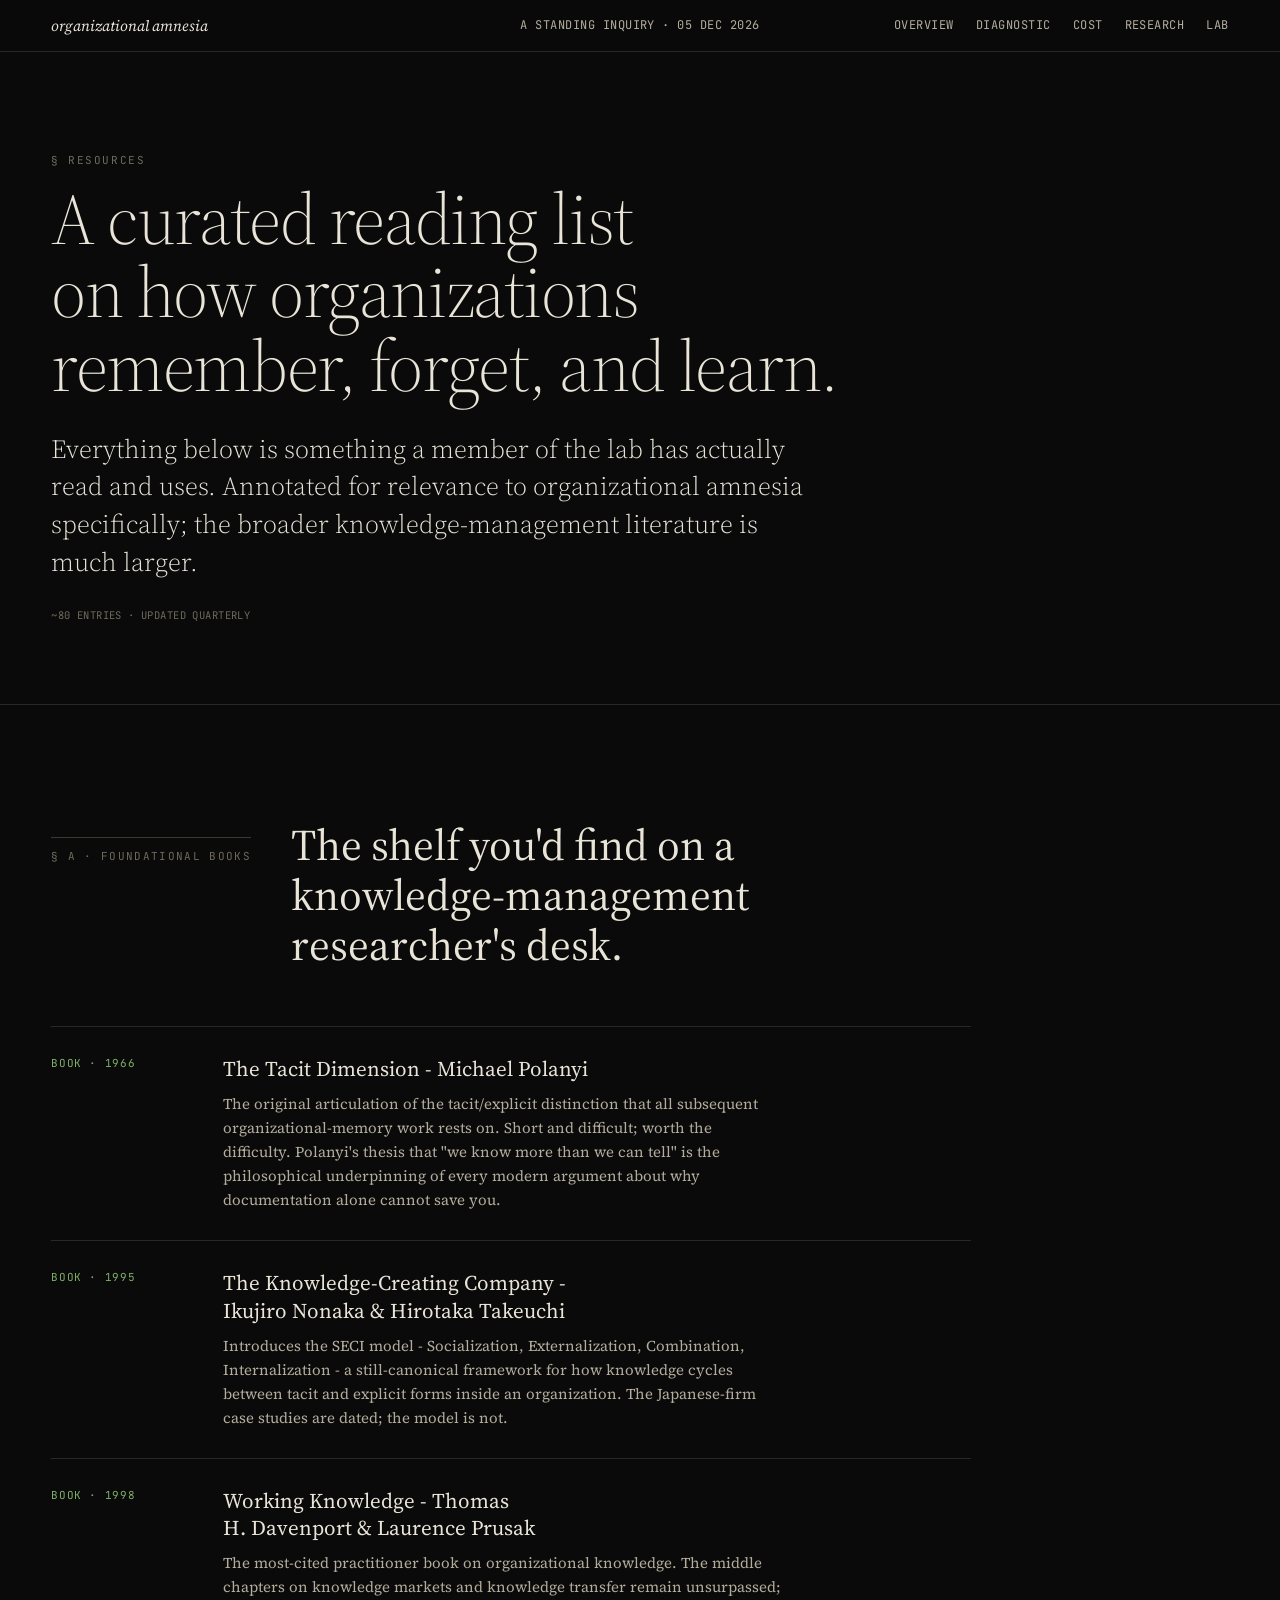
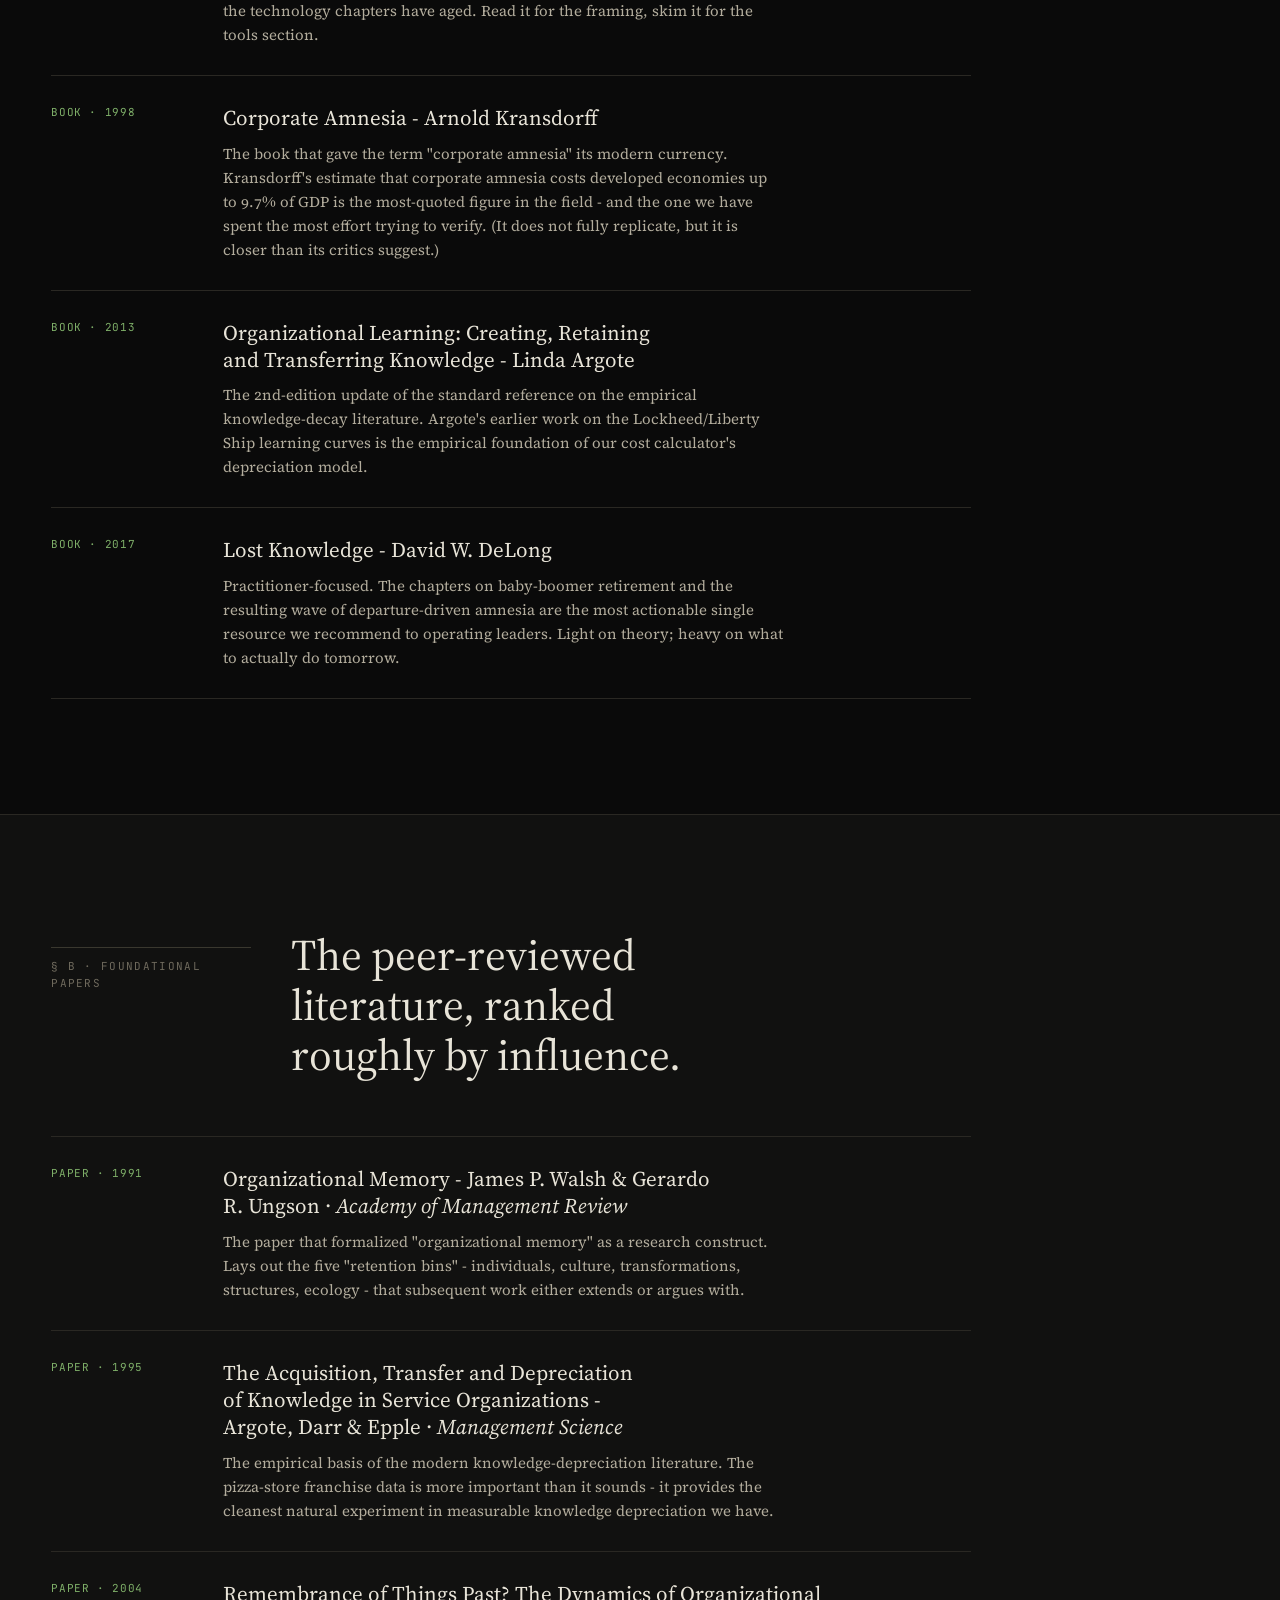
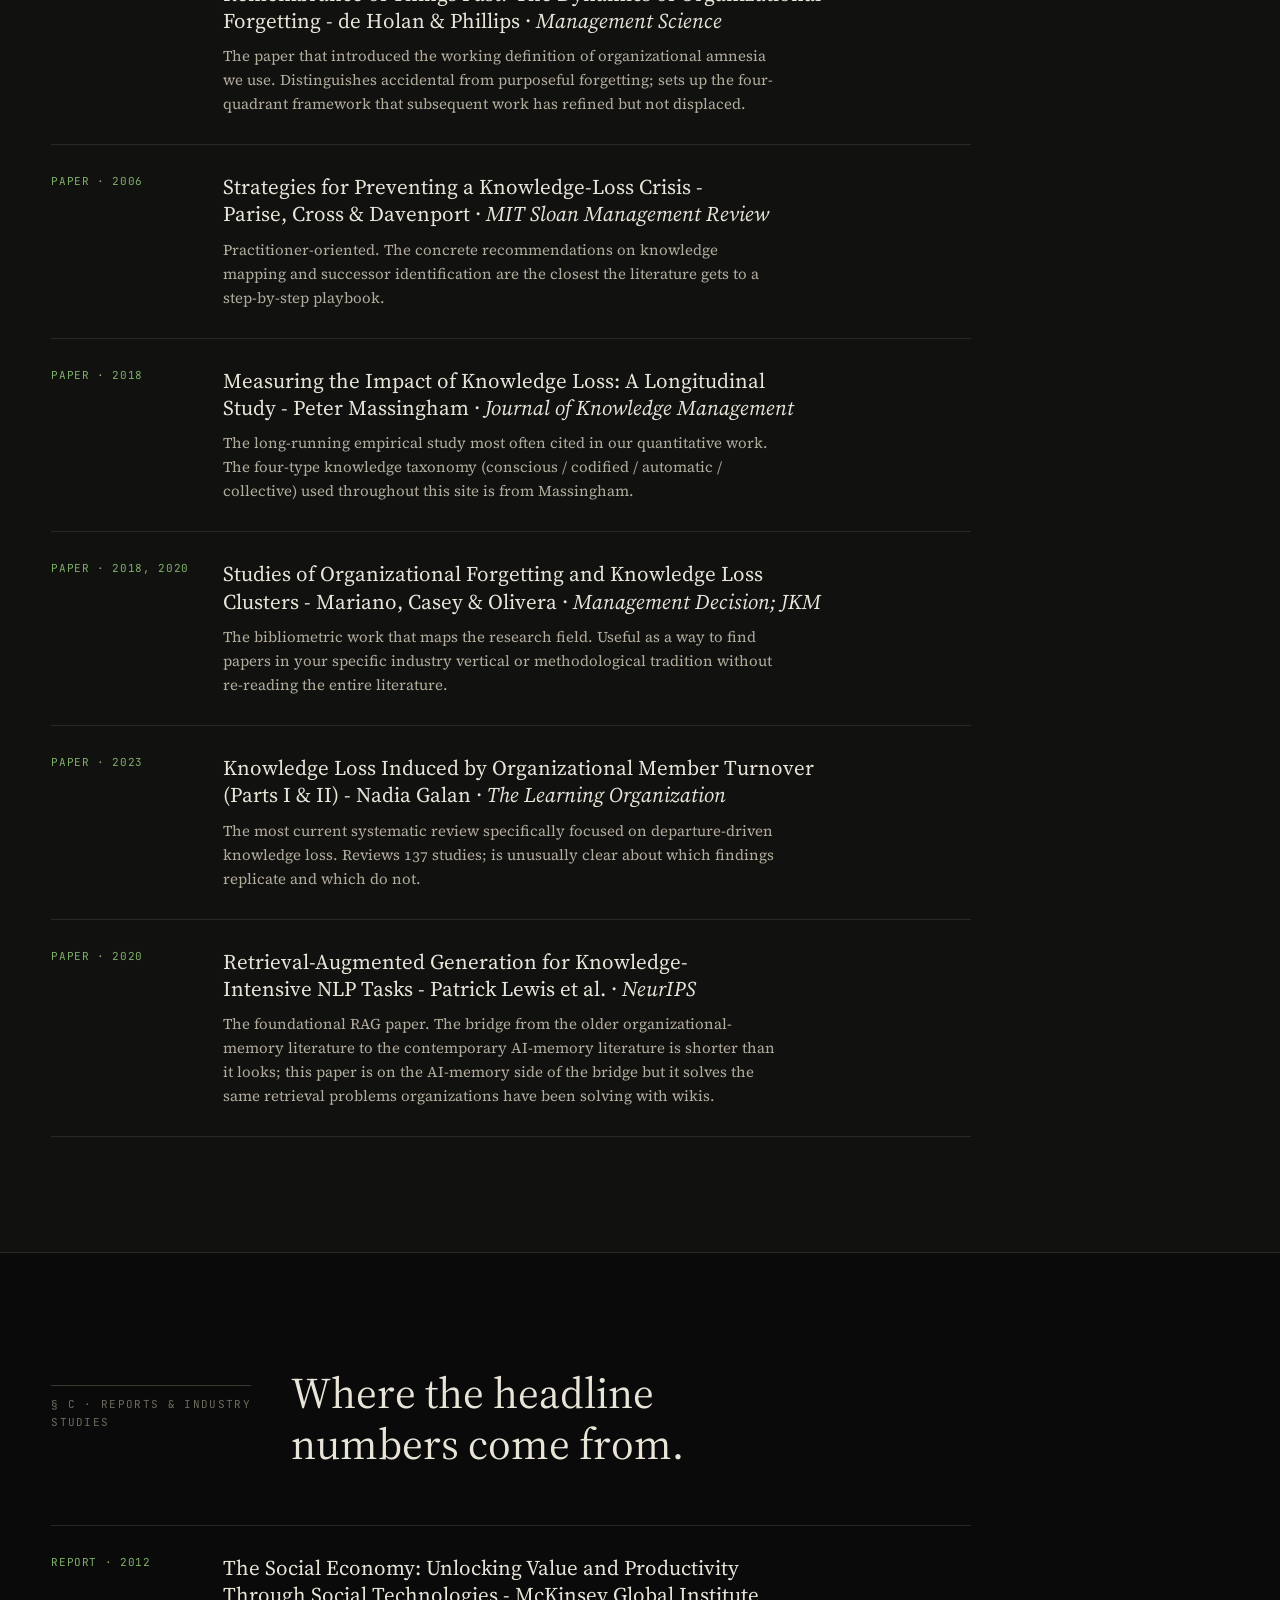
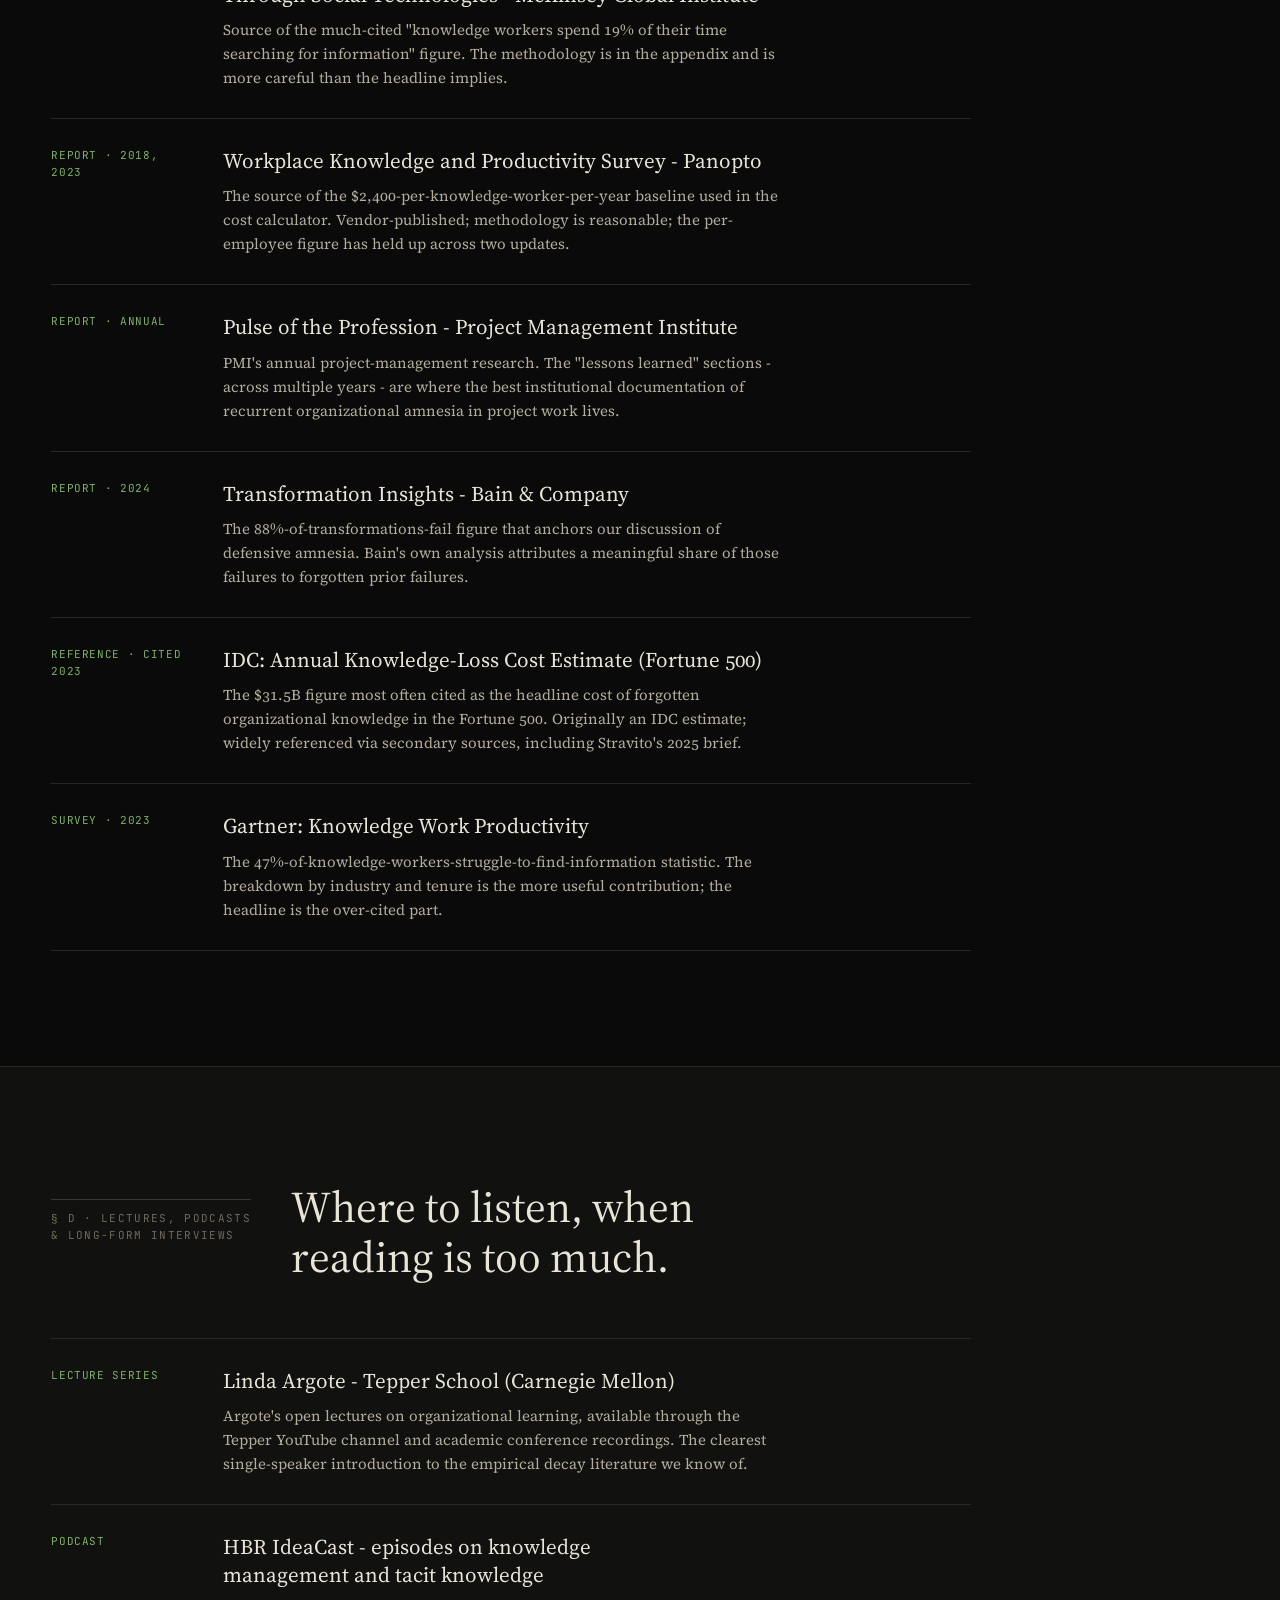
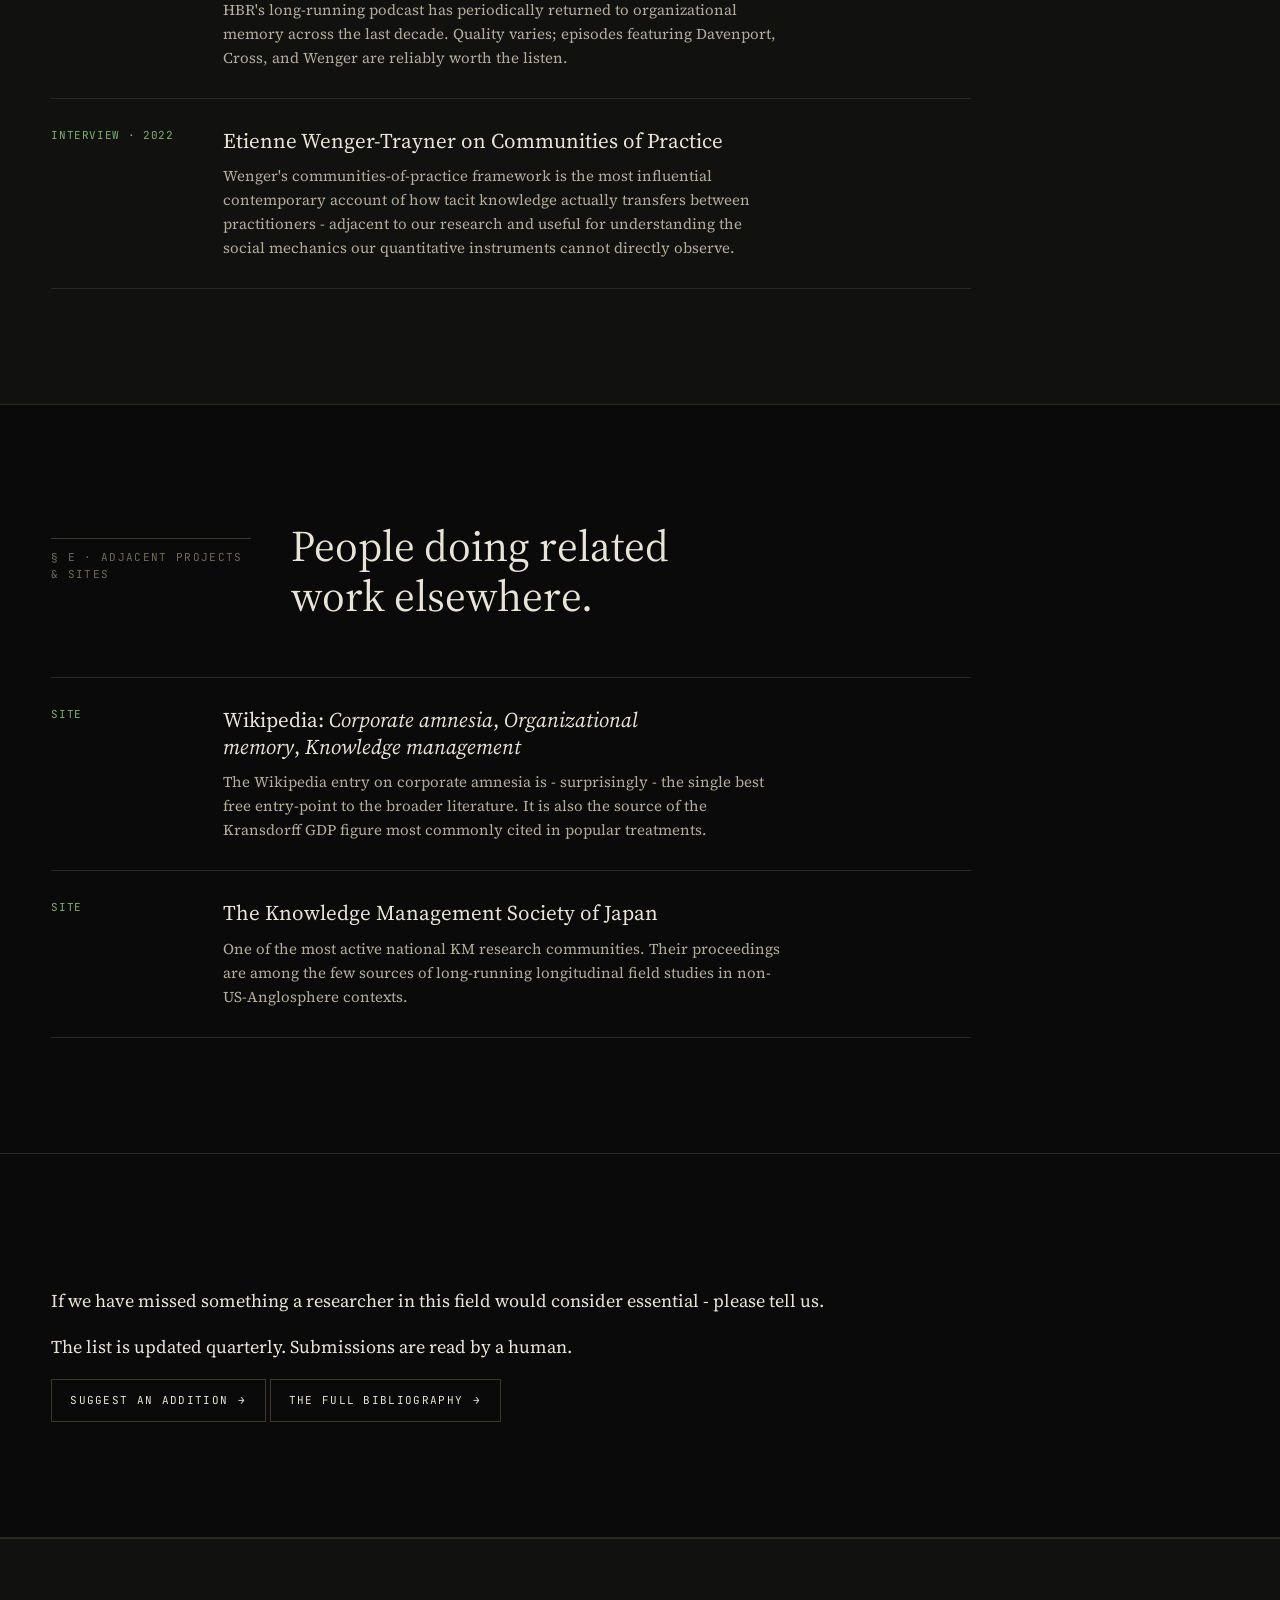
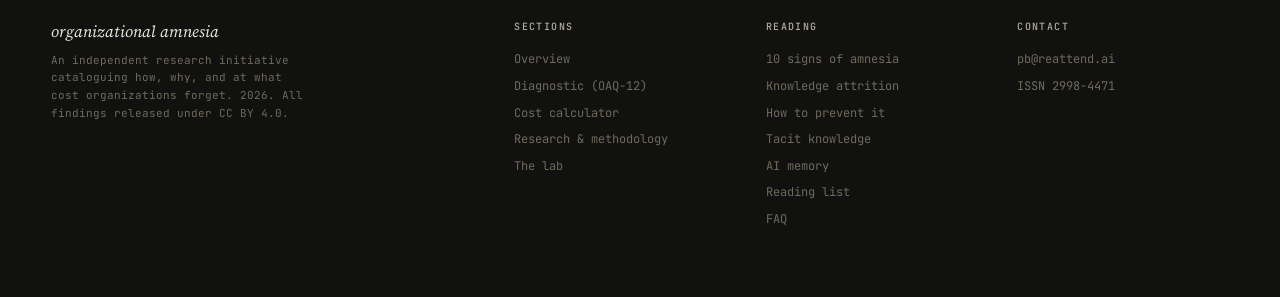
<file: resources.html>
<!doctype html>
<html lang="en">
<head>
<meta charset="utf-8" />
<meta name="viewport" content="width=device-width, initial-scale=1" />
<title>Resources - Organizational Memory, Knowledge Management, Corporate Amnesia</title>
<meta name="description" content="A curated reading list on organizational amnesia, knowledge management, institutional memory, and AI memory - books, papers, reports, and lectures, with brief annotations." />
<link rel="canonical" href="https://organizationalamnesia.com/resources.html" />
<link rel="icon" href="/favicon.svg" type="image/svg+xml" />
<meta property="og:type" content="article" />
<meta property="og:title" content="Resources - Organizational Memory &amp; Knowledge Management" />
<meta property="og:description" content="Curated books, papers, reports, lectures, and adjacent projects on how organizations remember, forget, and learn." />
<meta property="og:url" content="https://organizationalamnesia.com/resources.html" />
<link rel="stylesheet" href="styles/site.css" />

<!-- Google tag (gtag.js) -->
<script async src="https://www.googletagmanager.com/gtag/js?id=G-T14S3MJFFB"></script>
<script>
  window.dataLayer = window.dataLayer || [];
  function gtag(){dataLayer.push(arguments);}
  gtag('js', new Date());
  gtag('config', 'G-T14S3MJFFB');
</script>
</head>
<body data-page="resources">

<header class="topbar"></header>

<section class="page-hero">
  <div class="ph-inner">
    <div class="eyebrow">§ Resources</div>
    <h1>A curated reading list on how organizations remember, forget, and learn.</h1>
    <p class="lede">Everything below is something a member of the lab has actually read and uses. Annotated for relevance to organizational amnesia specifically; the broader knowledge-management literature is much larger.</p>
    <div class="cite hero-meta">~80 entries · Updated quarterly</div>
  </div>
</section>

<section class="section">
  <div class="section-head">
    <div class="label">§ A · Foundational books</div>
    <h2>The shelf you'd find on a knowledge-management researcher's desk.</h2>
  </div>

  <ol class="res-list">
    <li class="res">
      <div class="res-meta"><div class="res-tag">Book · 1966</div></div>
      <div>
        <h3>The Tacit Dimension - Michael Polanyi</h3>
        <p>The original articulation of the tacit/explicit distinction that all subsequent organizational-memory work rests on. Short and difficult; worth the difficulty. Polanyi's thesis that "we know more than we can tell" is the philosophical underpinning of every modern argument about why documentation alone cannot save you.</p>
      </div>
    </li>
    <li class="res">
      <div class="res-meta"><div class="res-tag">Book · 1995</div></div>
      <div>
        <h3>The Knowledge-Creating Company - Ikujiro Nonaka &amp; Hirotaka Takeuchi</h3>
        <p>Introduces the SECI model - Socialization, Externalization, Combination, Internalization - a still-canonical framework for how knowledge cycles between tacit and explicit forms inside an organization. The Japanese-firm case studies are dated; the model is not.</p>
      </div>
    </li>
    <li class="res">
      <div class="res-meta"><div class="res-tag">Book · 1998</div></div>
      <div>
        <h3>Working Knowledge - Thomas H. Davenport &amp; Laurence Prusak</h3>
        <p>The most-cited practitioner book on organizational knowledge. The middle chapters on knowledge markets and knowledge transfer remain unsurpassed; the technology chapters have aged. Read it for the framing, skim it for the tools section.</p>
      </div>
    </li>
    <li class="res">
      <div class="res-meta"><div class="res-tag">Book · 1998</div></div>
      <div>
        <h3>Corporate Amnesia - Arnold Kransdorff</h3>
        <p>The book that gave the term "corporate amnesia" its modern currency. Kransdorff's estimate that corporate amnesia costs developed economies up to 9.7% of GDP is the most-quoted figure in the field - and the one we have spent the most effort trying to verify. (It does not fully replicate, but it is closer than its critics suggest.)</p>
      </div>
    </li>
    <li class="res">
      <div class="res-meta"><div class="res-tag">Book · 2013</div></div>
      <div>
        <h3>Organizational Learning: Creating, Retaining and Transferring Knowledge - Linda Argote</h3>
        <p>The 2nd-edition update of the standard reference on the empirical knowledge-decay literature. Argote's earlier work on the Lockheed/Liberty Ship learning curves is the empirical foundation of our cost calculator's depreciation model.</p>
      </div>
    </li>
    <li class="res">
      <div class="res-meta"><div class="res-tag">Book · 2017</div></div>
      <div>
        <h3>Lost Knowledge - David W. DeLong</h3>
        <p>Practitioner-focused. The chapters on baby-boomer retirement and the resulting wave of departure-driven amnesia are the most actionable single resource we recommend to operating leaders. Light on theory; heavy on what to actually do tomorrow.</p>
      </div>
    </li>
  </ol>
</section>

<section class="section" id="papers" style="background: var(--bg-2);">
  <div class="section-head">
    <div class="label">§ B · Foundational papers</div>
    <h2>The peer-reviewed literature, ranked roughly by influence.</h2>
  </div>

  <ol class="res-list">
    <li class="res">
      <div class="res-meta"><div class="res-tag">Paper · 1991</div></div>
      <div>
        <h3>Organizational Memory - James P. Walsh &amp; Gerardo R. Ungson · <em>Academy of Management Review</em></h3>
        <p>The paper that formalized "organizational memory" as a research construct. Lays out the five "retention bins" - individuals, culture, transformations, structures, ecology - that subsequent work either extends or argues with.</p>
      </div>
    </li>
    <li class="res">
      <div class="res-meta"><div class="res-tag">Paper · 1995</div></div>
      <div>
        <h3>The Acquisition, Transfer and Depreciation of Knowledge in Service Organizations - Argote, Darr &amp; Epple · <em>Management Science</em></h3>
        <p>The empirical basis of the modern knowledge-depreciation literature. The pizza-store franchise data is more important than it sounds - it provides the cleanest natural experiment in measurable knowledge depreciation we have.</p>
      </div>
    </li>
    <li class="res">
      <div class="res-meta"><div class="res-tag">Paper · 2004</div></div>
      <div>
        <h3>Remembrance of Things Past? The Dynamics of Organizational Forgetting - de Holan &amp; Phillips · <em>Management Science</em></h3>
        <p>The paper that introduced the working definition of organizational amnesia we use. Distinguishes accidental from purposeful forgetting; sets up the four-quadrant framework that subsequent work has refined but not displaced.</p>
      </div>
    </li>
    <li class="res">
      <div class="res-meta"><div class="res-tag">Paper · 2006</div></div>
      <div>
        <h3>Strategies for Preventing a Knowledge-Loss Crisis - Parise, Cross &amp; Davenport · <em>MIT Sloan Management Review</em></h3>
        <p>Practitioner-oriented. The concrete recommendations on knowledge mapping and successor identification are the closest the literature gets to a step-by-step playbook.</p>
      </div>
    </li>
    <li class="res">
      <div class="res-meta"><div class="res-tag">Paper · 2018</div></div>
      <div>
        <h3>Measuring the Impact of Knowledge Loss: A Longitudinal Study - Peter Massingham · <em>Journal of Knowledge Management</em></h3>
        <p>The long-running empirical study most often cited in our quantitative work. The four-type knowledge taxonomy (conscious / codified / automatic / collective) used throughout this site is from Massingham.</p>
      </div>
    </li>
    <li class="res">
      <div class="res-meta"><div class="res-tag">Paper · 2018, 2020</div></div>
      <div>
        <h3>Studies of Organizational Forgetting and Knowledge Loss Clusters - Mariano, Casey &amp; Olivera · <em>Management Decision; JKM</em></h3>
        <p>The bibliometric work that maps the research field. Useful as a way to find papers in your specific industry vertical or methodological tradition without re-reading the entire literature.</p>
      </div>
    </li>
    <li class="res">
      <div class="res-meta"><div class="res-tag">Paper · 2023</div></div>
      <div>
        <h3>Knowledge Loss Induced by Organizational Member Turnover (Parts I &amp; II) - Nadia Galan · <em>The Learning Organization</em></h3>
        <p>The most current systematic review specifically focused on departure-driven knowledge loss. Reviews 137 studies; is unusually clear about which findings replicate and which do not.</p>
      </div>
    </li>
    <li class="res">
      <div class="res-meta"><div class="res-tag">Paper · 2020</div></div>
      <div>
        <h3>Retrieval-Augmented Generation for Knowledge-Intensive NLP Tasks - Patrick Lewis et al. · <em>NeurIPS</em></h3>
        <p>The foundational RAG paper. The bridge from the older organizational-memory literature to the contemporary AI-memory literature is shorter than it looks; this paper is on the AI-memory side of the bridge but it solves the same retrieval problems organizations have been solving with wikis.</p>
      </div>
    </li>
  </ol>
</section>

<section class="section">
  <div class="section-head">
    <div class="label">§ C · Reports &amp; industry studies</div>
    <h2>Where the headline numbers come from.</h2>
  </div>

  <ol class="res-list">
    <li class="res">
      <div class="res-meta"><div class="res-tag">Report · 2012</div></div>
      <div>
        <h3>The Social Economy: Unlocking Value and Productivity Through Social Technologies - McKinsey Global Institute</h3>
        <p>Source of the much-cited "knowledge workers spend 19% of their time searching for information" figure. The methodology is in the appendix and is more careful than the headline implies.</p>
      </div>
    </li>
    <li class="res">
      <div class="res-meta"><div class="res-tag">Report · 2018, 2023</div></div>
      <div>
        <h3>Workplace Knowledge and Productivity Survey - Panopto</h3>
        <p>The source of the $2,400-per-knowledge-worker-per-year baseline used in the cost calculator. Vendor-published; methodology is reasonable; the per-employee figure has held up across two updates.</p>
      </div>
    </li>
    <li class="res">
      <div class="res-meta"><div class="res-tag">Report · annual</div></div>
      <div>
        <h3>Pulse of the Profession - Project Management Institute</h3>
        <p>PMI's annual project-management research. The "lessons learned" sections - across multiple years - are where the best institutional documentation of recurrent organizational amnesia in project work lives.</p>
      </div>
    </li>
    <li class="res">
      <div class="res-meta"><div class="res-tag">Report · 2024</div></div>
      <div>
        <h3>Transformation Insights - Bain &amp; Company</h3>
        <p>The 88%-of-transformations-fail figure that anchors our discussion of defensive amnesia. Bain's own analysis attributes a meaningful share of those failures to forgotten prior failures.</p>
      </div>
    </li>
    <li class="res">
      <div class="res-meta"><div class="res-tag">Reference · cited 2023</div></div>
      <div>
        <h3>IDC: Annual Knowledge-Loss Cost Estimate (Fortune 500)</h3>
        <p>The $31.5B figure most often cited as the headline cost of forgotten organizational knowledge in the Fortune 500. Originally an IDC estimate; widely referenced via secondary sources, including Stravito's 2025 brief.</p>
      </div>
    </li>
    <li class="res">
      <div class="res-meta"><div class="res-tag">Survey · 2023</div></div>
      <div>
        <h3>Gartner: Knowledge Work Productivity</h3>
        <p>The 47%-of-knowledge-workers-struggle-to-find-information statistic. The breakdown by industry and tenure is the more useful contribution; the headline is the over-cited part.</p>
      </div>
    </li>
  </ol>
</section>

<section class="section" id="lectures" style="background: var(--bg-2);">
  <div class="section-head">
    <div class="label">§ D · Lectures, podcasts &amp; long-form interviews</div>
    <h2>Where to listen, when reading is too much.</h2>
  </div>

  <ol class="res-list">
    <li class="res">
      <div class="res-meta"><div class="res-tag">Lecture series</div></div>
      <div>
        <h3>Linda Argote - Tepper School (Carnegie Mellon)</h3>
        <p>Argote's open lectures on organizational learning, available through the Tepper YouTube channel and academic conference recordings. The clearest single-speaker introduction to the empirical decay literature we know of.</p>
      </div>
    </li>
    <li class="res">
      <div class="res-meta"><div class="res-tag">Podcast</div></div>
      <div>
        <h3>HBR IdeaCast - episodes on knowledge management and tacit knowledge</h3>
        <p>HBR's long-running podcast has periodically returned to organizational memory across the last decade. Quality varies; episodes featuring Davenport, Cross, and Wenger are reliably worth the listen.</p>
      </div>
    </li>
    <li class="res">
      <div class="res-meta"><div class="res-tag">Interview · 2022</div></div>
      <div>
        <h3>Etienne Wenger-Trayner on Communities of Practice</h3>
        <p>Wenger's communities-of-practice framework is the most influential contemporary account of how tacit knowledge actually transfers between practitioners - adjacent to our research and useful for understanding the social mechanics our quantitative instruments cannot directly observe.</p>
      </div>
    </li>
  </ol>
</section>

<section class="section" id="adjacent">
  <div class="section-head">
    <div class="label">§ E · Adjacent projects &amp; sites</div>
    <h2>People doing related work elsewhere.</h2>
  </div>

  <ol class="res-list">
    <li class="res">
      <div class="res-meta"><div class="res-tag">Site</div></div>
      <div>
        <h3>Wikipedia: <em>Corporate amnesia</em>, <em>Organizational memory</em>, <em>Knowledge management</em></h3>
        <p>The Wikipedia entry on corporate amnesia is - surprisingly - the single best free entry-point to the broader literature. It is also the source of the Kransdorff GDP figure most commonly cited in popular treatments.</p>
      </div>
    </li>
    <li class="res">
      <div class="res-meta"><div class="res-tag">Site</div></div>
      <div>
        <h3>The Knowledge Management Society of Japan</h3>
        <p>One of the most active national KM research communities. Their proceedings are among the few sources of long-running longitudinal field studies in non-US-Anglosphere contexts.</p>
      </div>
    </li>
  </ol>
</section>

<section class="section endnote">
  <p class="endnote-q">If we have missed something a researcher in this field would consider essential - please tell us.</p>
  <p class="endnote-a">The list is updated quarterly. Submissions are read by a human.</p>
  <div class="endnote-actions">
    <a class="btn" href="mailto:pb@reattend.ai?subject=Resources%20suggestion"><span>Suggest an addition</span><span class="arrow">→</span></a>
    <a class="btn ghost" href="research.html"><span>The full bibliography</span><span class="arrow">→</span></a>
  </div>
</section>

<footer class="footer"></footer>

<style>
.page-hero { padding: 100px var(--gutter) 80px; border-bottom: 1px solid var(--rule); }
.ph-inner { max-width: 1100px; }
.page-hero h1 { font-family: var(--serif); font-weight: 300; font-size: clamp(40px, 5.6vw, 84px); line-height: 1.02; letter-spacing: -0.02em; margin: 14px 0 28px; max-width: 24ch; text-wrap: balance; }
.page-hero .lede { max-width: 60ch; }
.hero-meta { margin-top: 18px; }

.res-list { list-style: none; padding: 0; margin: 0; max-width: 920px; }
.res { display: grid; grid-template-columns: 140px 1fr; gap: 32px; padding: 28px 0; border-top: 1px solid var(--rule); }
.res:last-child { border-bottom: 1px solid var(--rule); }
.res-meta { display: grid; gap: 6px; align-content: start; }
.res-tag { font-family: var(--mono); font-size: 11px; color: var(--accent); letter-spacing: 0.06em; text-transform: uppercase; }
.res h3 { font-family: var(--serif); font-weight: 400; font-size: 21px; line-height: 1.3; margin: 0 0 10px; max-width: 60ch; text-wrap: balance; }
.res p { margin: 0; color: var(--fg-dim); font-size: 15px; line-height: 1.6; max-width: 70ch; }
.res p em { font-style: italic; }
.res a { color: var(--fg); border-bottom: 1px solid var(--rule-strong); }
@media (max-width: 720px) { .res { grid-template-columns: 1fr; gap: 8px; } }
</style>

<script src="scripts/header.js"></script>
</body>
</html>
</file>
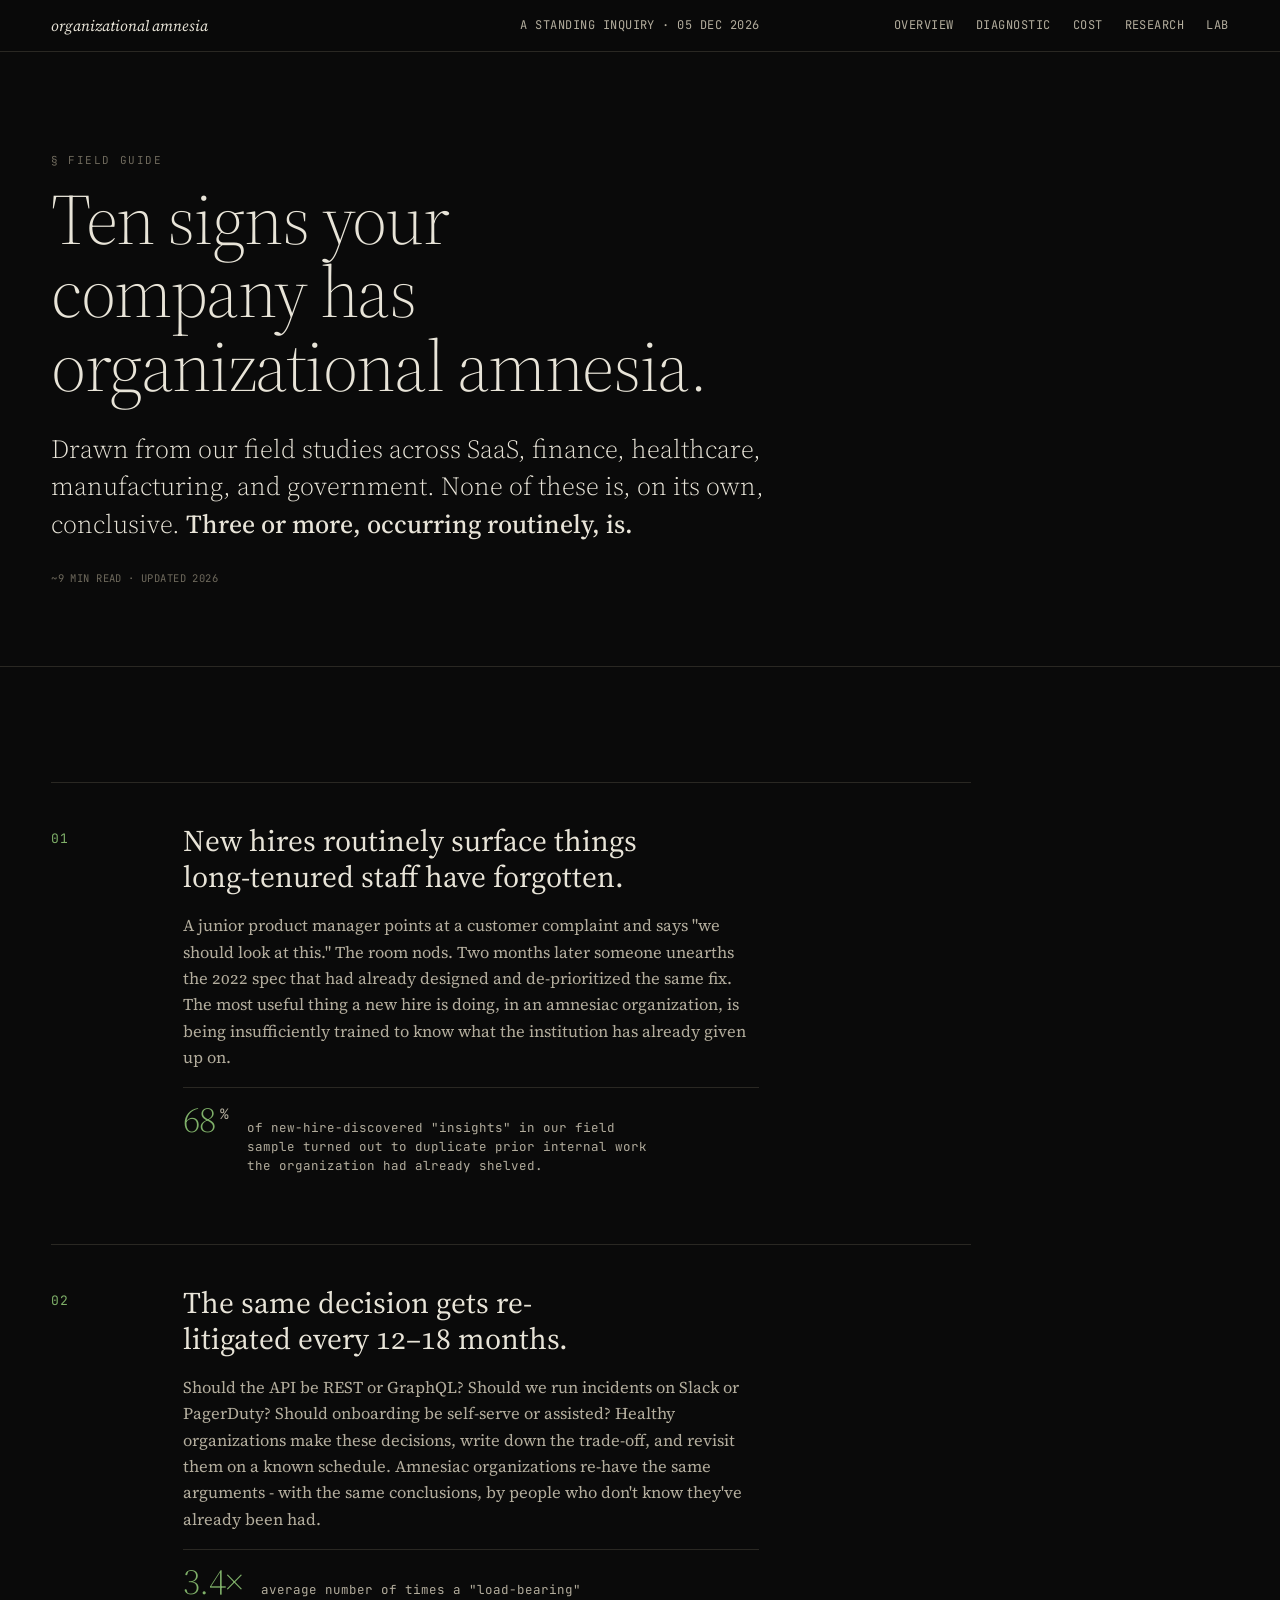
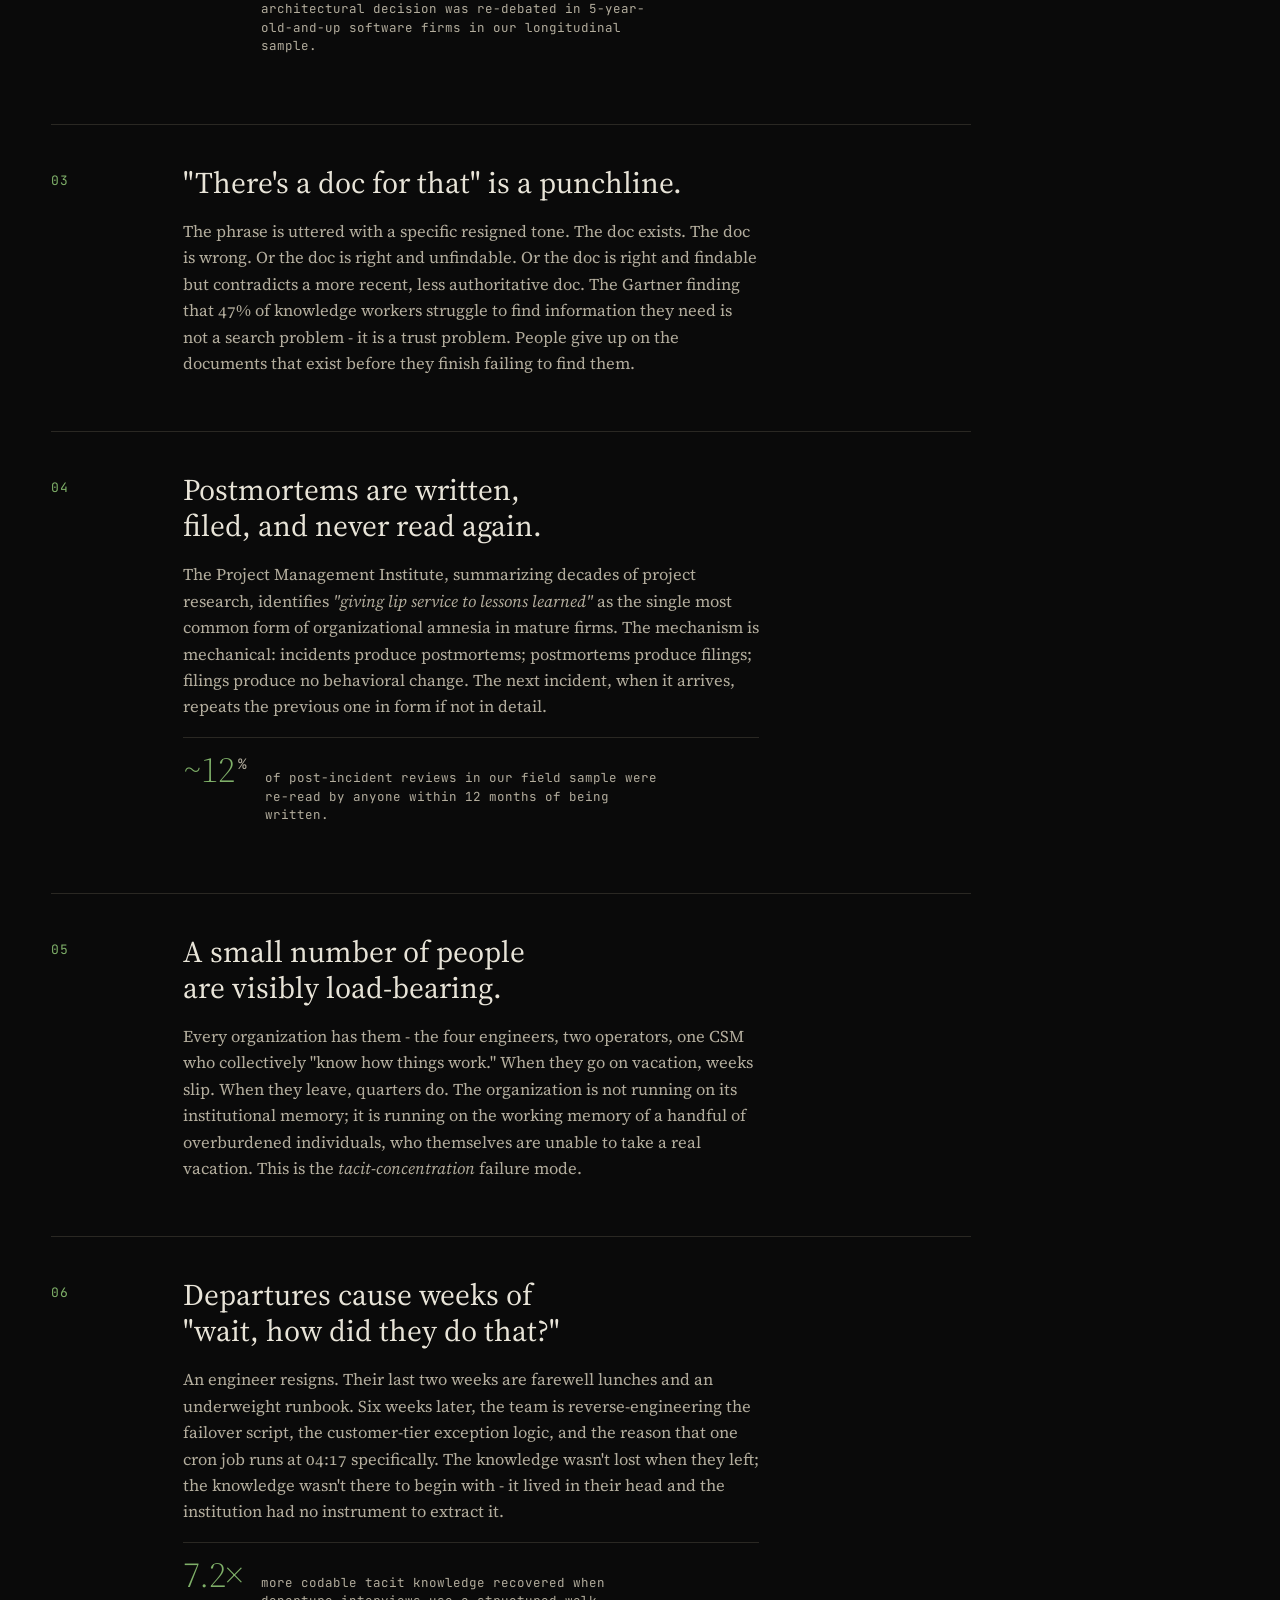
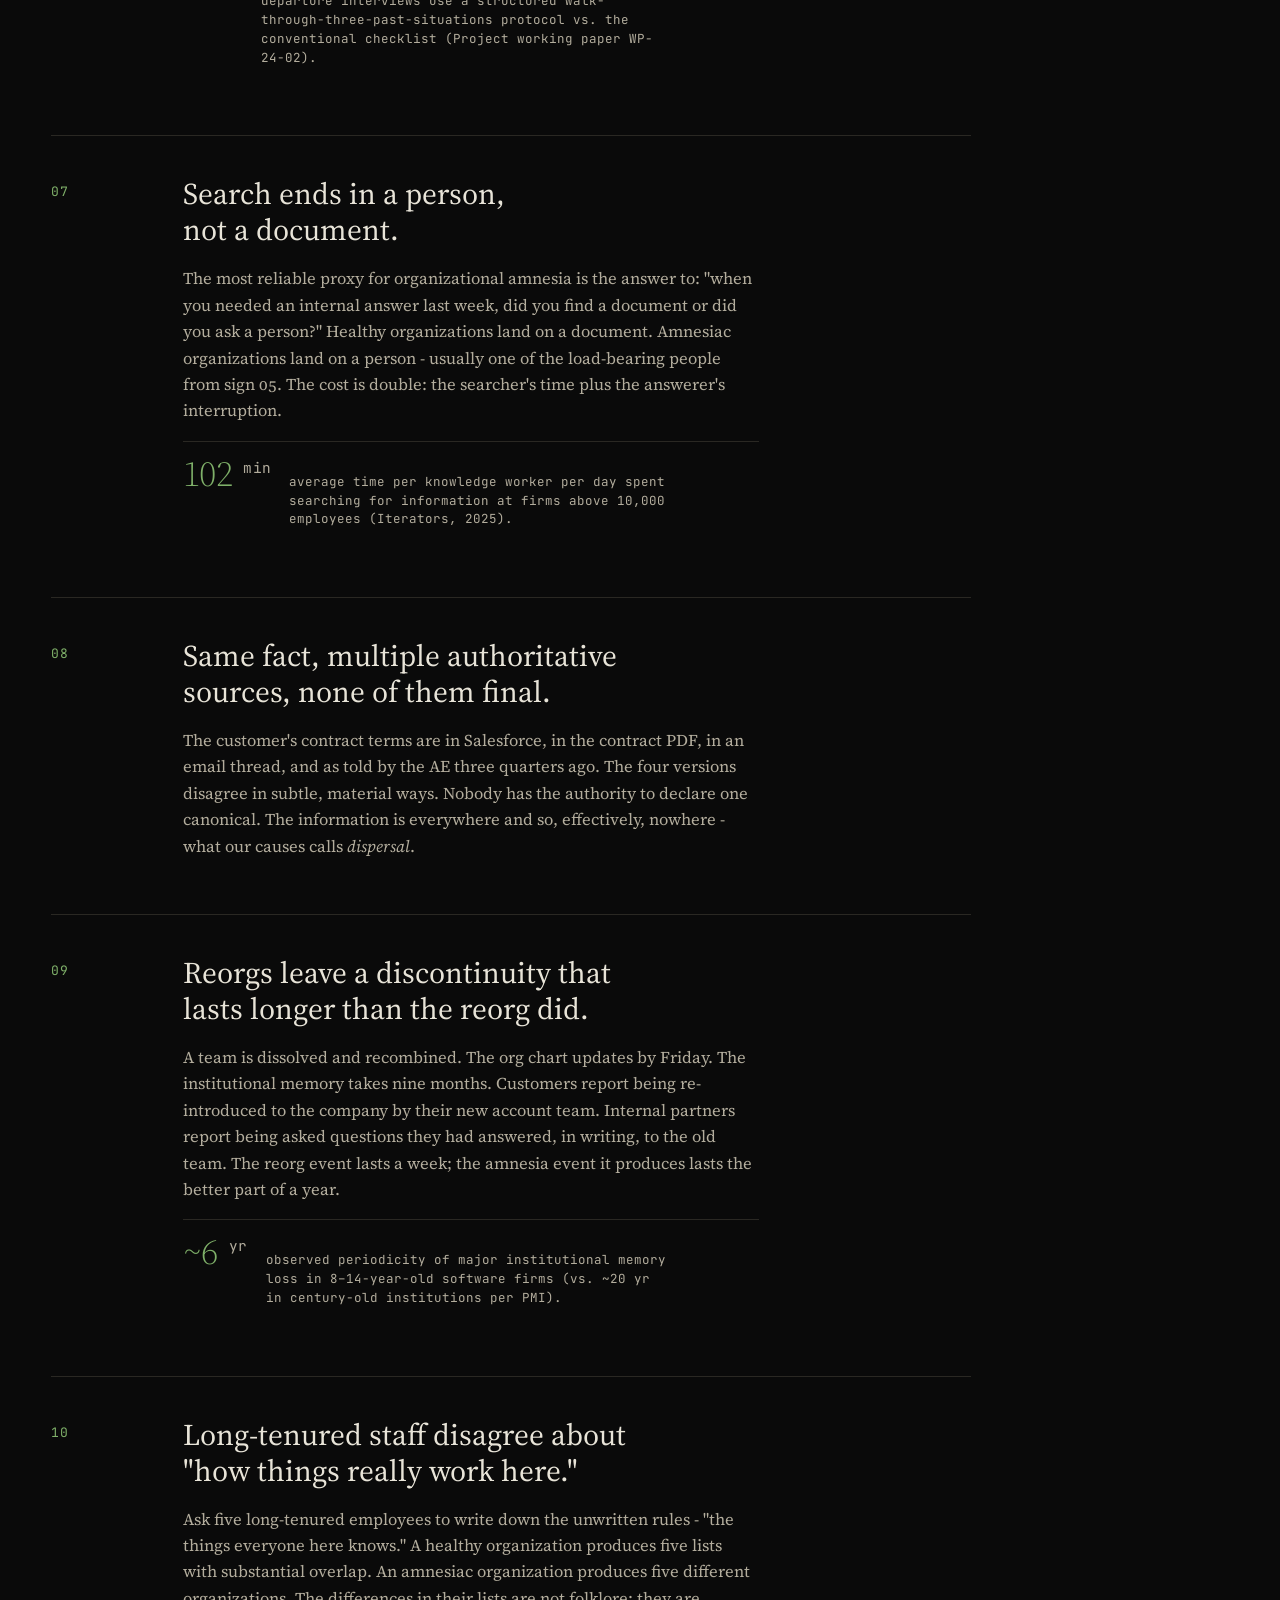
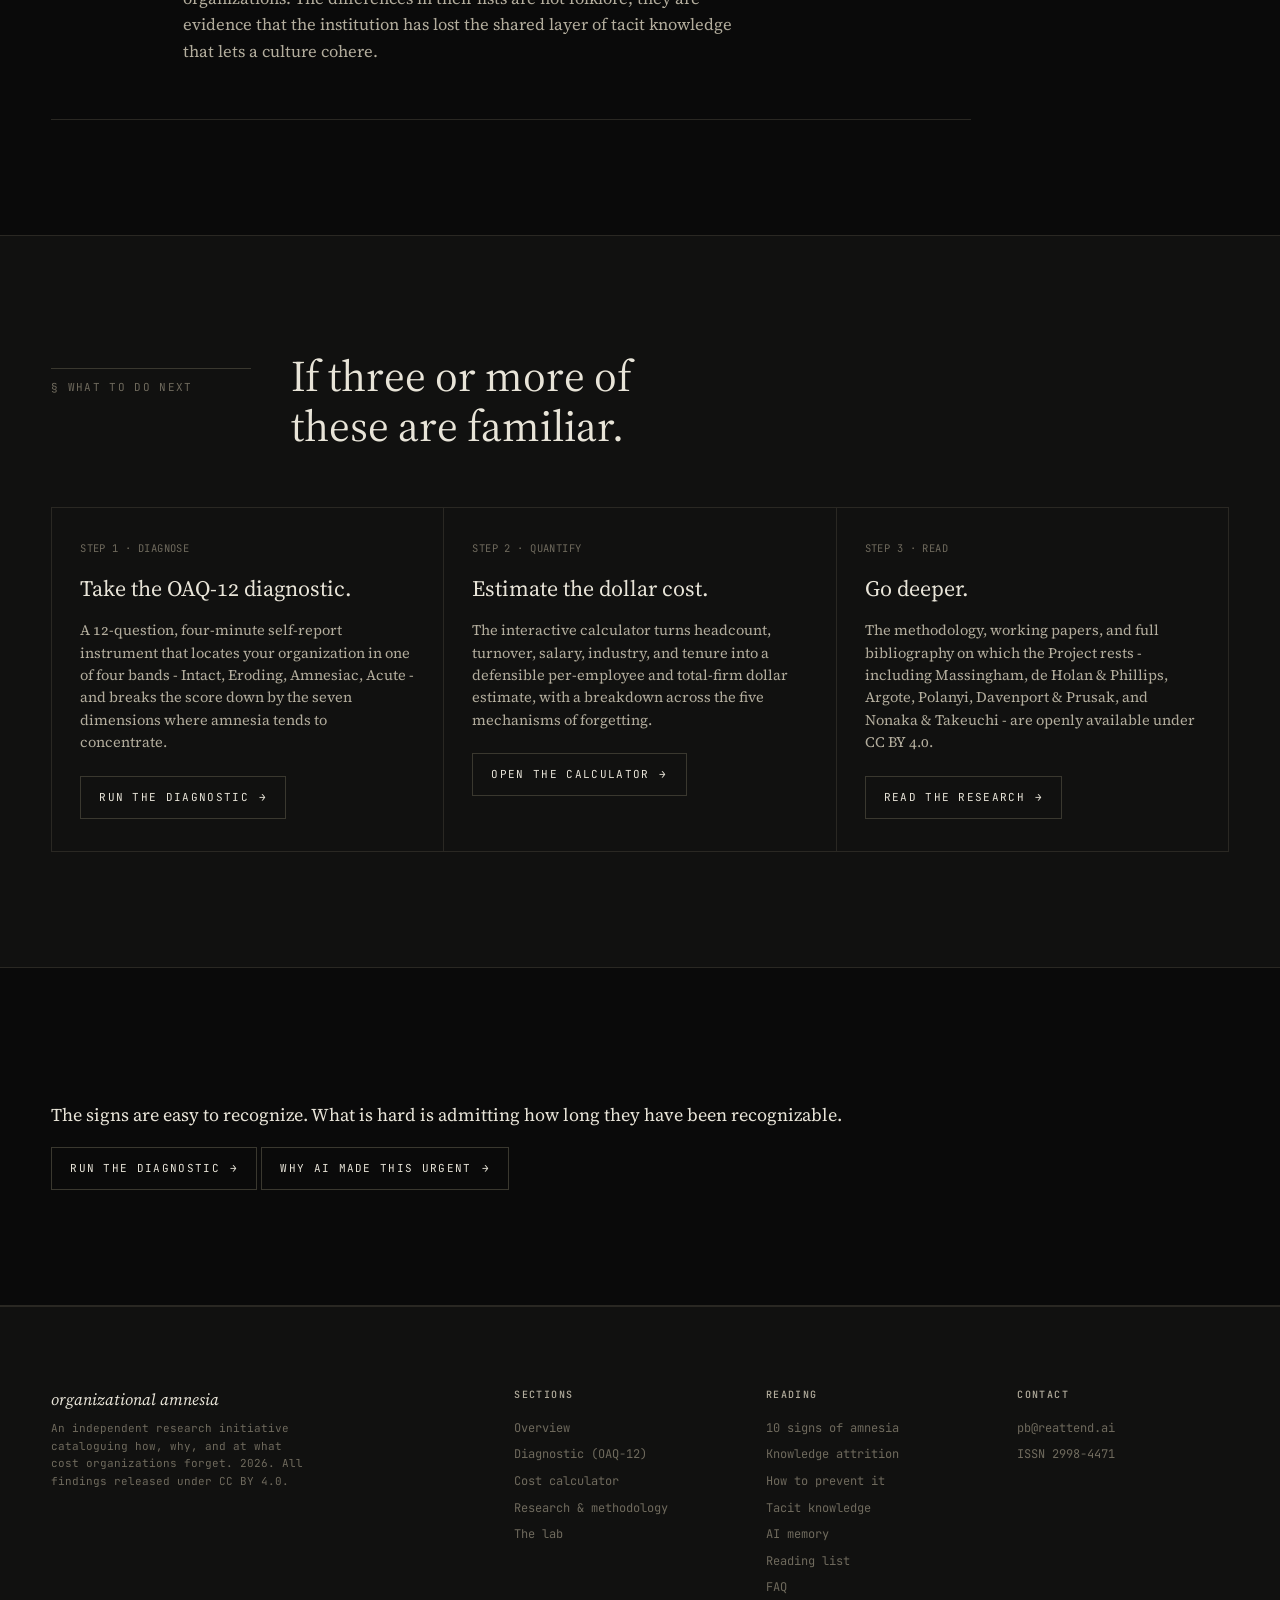
<file: signs.html>
<!doctype html>
<html lang="en">
<head>
<meta charset="utf-8" />
<meta name="viewport" content="width=device-width, initial-scale=1" />
<title>10 Signs Your Company Has Organizational Amnesia</title>
<meta name="description" content="Ten field-tested symptoms that indicate institutional knowledge is being lost - from our research with 1,200+ firms across SaaS, finance, healthcare, and government." />
<link rel="canonical" href="https://organizationalamnesia.com/signs.html" />
<link rel="icon" href="/favicon.svg" type="image/svg+xml" />
<meta property="og:type" content="article" />
<meta property="og:title" content="10 Signs Your Company Has Organizational Amnesia" />
<meta property="og:description" content="If three or more of these are familiar, your organization is leaking institutional memory in measurable ways." />
<meta property="og:url" content="https://organizationalamnesia.com/signs.html" />

<script type="application/ld+json">
{
  "@context": "https://schema.org",
  "@type": "Article",
  "headline": "10 Signs Your Company Has Organizational Amnesia",
  "description": "Ten field-tested symptoms that indicate institutional knowledge is being lost.",
  "author": { "@type": "Organization", "name": "organizational amnesia" },
  "publisher": { "@type": "Organization", "name": "organizational amnesia" },
  "datePublished": "2026-05-04",
  "url": "https://organizationalamnesia.com/signs.html",
  "mainEntityOfPage": "https://organizationalamnesia.com/signs.html"
}
</script>

<link rel="stylesheet" href="styles/site.css" />

<!-- Google tag (gtag.js) -->
<script async src="https://www.googletagmanager.com/gtag/js?id=G-T14S3MJFFB"></script>
<script>
  window.dataLayer = window.dataLayer || [];
  function gtag(){dataLayer.push(arguments);}
  gtag('js', new Date());
  gtag('config', 'G-T14S3MJFFB');
</script>
</head>
<body data-page="signs">

<header class="topbar"></header>

<section class="page-hero">
  <div class="ph-inner">
    <div class="eyebrow">§ Field guide</div>
    <h1>Ten signs your company has organizational amnesia.</h1>
    <p class="lede">Drawn from our field studies across SaaS, finance, healthcare, manufacturing, and government. None of these is, on its own, conclusive. <strong>Three or more, occurring routinely, is.</strong></p>
    <div class="cite hero-meta">~9 min read · Updated 2026</div>
  </div>
</section>

<section class="section signs-list">
  <ol class="signs">

    <li class="sign">
      <div class="sign-num">01</div>
      <div class="sign-body">
        <h2>New hires routinely surface things long-tenured staff have forgotten.</h2>
        <p>A junior product manager points at a customer complaint and says "we should look at this." The room nods. Two months later someone unearths the 2022 spec that had already designed and de-prioritized the same fix. The most useful thing a new hire is doing, in an amnesiac organization, is being insufficiently trained to know what the institution has already given up on.</p>
        <p class="sign-stat"><span class="figure small">68<span class="unit">%</span></span><span class="cite">of new-hire-discovered "insights" in our field sample turned out to duplicate prior internal work the organization had already shelved.</span></p>
      </div>
    </li>

    <li class="sign">
      <div class="sign-num">02</div>
      <div class="sign-body">
        <h2>The same decision gets re-litigated every 12–18 months.</h2>
        <p>Should the API be REST or GraphQL? Should we run incidents on Slack or PagerDuty? Should onboarding be self-serve or assisted? Healthy organizations make these decisions, write down the trade-off, and revisit them on a known schedule. Amnesiac organizations re-have the same arguments - with the same conclusions, by people who don't know they've already been had.</p>
        <p class="sign-stat"><span class="figure small">3.4×</span><span class="cite">average number of times a "load-bearing" architectural decision was re-debated in 5-year-old-and-up software firms in our longitudinal sample.</span></p>
      </div>
    </li>

    <li class="sign">
      <div class="sign-num">03</div>
      <div class="sign-body">
        <h2>"There's a doc for that" is a punchline.</h2>
        <p>The phrase is uttered with a specific resigned tone. The doc exists. The doc is wrong. Or the doc is right and unfindable. Or the doc is right and findable but contradicts a more recent, less authoritative doc. The Gartner finding that 47% of knowledge workers struggle to find information they need is not a search problem - it is a trust problem. People give up on the documents that exist before they finish failing to find them.</p>
      </div>
    </li>

    <li class="sign">
      <div class="sign-num">04</div>
      <div class="sign-body">
        <h2>Postmortems are written, filed, and never read again.</h2>
        <p>The Project Management Institute, summarizing decades of project research, identifies <em>"giving lip service to lessons learned"</em> as the single most common form of organizational amnesia in mature firms. The mechanism is mechanical: incidents produce postmortems; postmortems produce filings; filings produce no behavioral change. The next incident, when it arrives, repeats the previous one in form if not in detail.</p>
        <p class="sign-stat"><span class="figure small">~12<span class="unit">%</span></span><span class="cite">of post-incident reviews in our field sample were re-read by anyone within 12 months of being written.</span></p>
      </div>
    </li>

    <li class="sign">
      <div class="sign-num">05</div>
      <div class="sign-body">
        <h2>A small number of people are visibly load-bearing.</h2>
        <p>Every organization has them - the four engineers, two operators, one CSM who collectively "know how things work." When they go on vacation, weeks slip. When they leave, quarters do. The organization is not running on its institutional memory; it is running on the working memory of a handful of overburdened individuals, who themselves are unable to take a real vacation. This is the <em>tacit-concentration</em> failure mode.</p>
      </div>
    </li>

    <li class="sign">
      <div class="sign-num">06</div>
      <div class="sign-body">
        <h2>Departures cause weeks of "wait, how did they do that?"</h2>
        <p>An engineer resigns. Their last two weeks are farewell lunches and an underweight runbook. Six weeks later, the team is reverse-engineering the failover script, the customer-tier exception logic, and the reason that one cron job runs at 04:17 specifically. The knowledge wasn't lost when they left; the knowledge wasn't there to begin with - it lived in their head and the institution had no instrument to extract it.</p>
        <p class="sign-stat"><span class="figure small">7.2×</span><span class="cite">more codable tacit knowledge recovered when departure interviews use a structured walk-through-three-past-situations protocol vs. the conventional checklist (Project working paper WP-24-02).</span></p>
      </div>
    </li>

    <li class="sign">
      <div class="sign-num">07</div>
      <div class="sign-body">
        <h2>Search ends in a person, not a document.</h2>
        <p>The most reliable proxy for organizational amnesia is the answer to: "when you needed an internal answer last week, did you find a document or did you ask a person?" Healthy organizations land on a document. Amnesiac organizations land on a person - usually one of the load-bearing people from sign 05. The cost is double: the searcher's time plus the answerer's interruption.</p>
        <p class="sign-stat"><span class="figure small">102 <span class="unit">min</span></span><span class="cite">average time per knowledge worker per day spent searching for information at firms above 10,000 employees (Iterators, 2025).</span></p>
      </div>
    </li>

    <li class="sign">
      <div class="sign-num">08</div>
      <div class="sign-body">
        <h2>Same fact, multiple authoritative sources, none of them final.</h2>
        <p>The customer's contract terms are in Salesforce, in the contract PDF, in an email thread, and as told by the AE three quarters ago. The four versions disagree in subtle, material ways. Nobody has the authority to declare one canonical. The information is everywhere and so, effectively, nowhere - what our causes calls <em>dispersal</em>.</p>
      </div>
    </li>

    <li class="sign">
      <div class="sign-num">09</div>
      <div class="sign-body">
        <h2>Reorgs leave a discontinuity that lasts longer than the reorg did.</h2>
        <p>A team is dissolved and recombined. The org chart updates by Friday. The institutional memory takes nine months. Customers report being re-introduced to the company by their new account team. Internal partners report being asked questions they had answered, in writing, to the old team. The reorg event lasts a week; the amnesia event it produces lasts the better part of a year.</p>
        <p class="sign-stat"><span class="figure small">~6 <span class="unit">yr</span></span><span class="cite">observed periodicity of major institutional memory loss in 8–14-year-old software firms (vs. ~20 yr in century-old institutions per PMI).</span></p>
      </div>
    </li>

    <li class="sign">
      <div class="sign-num">10</div>
      <div class="sign-body">
        <h2>Long-tenured staff disagree about "how things really work here."</h2>
        <p>Ask five long-tenured employees to write down the unwritten rules - "the things everyone here knows." A healthy organization produces five lists with substantial overlap. An amnesiac organization produces five different organizations. The differences in their lists are not folklore; they are evidence that the institution has lost the shared layer of tacit knowledge that lets a culture cohere.</p>
      </div>
    </li>

  </ol>
</section>

<section class="section" id="next-steps" style="background: var(--bg-2);">
  <div class="section-head">
    <div class="label">§ What to do next</div>
    <h2>If three or more of these are familiar.</h2>
  </div>

  <div class="next-grid">
    <div class="next-card">
      <div class="cite">Step 1 · Diagnose</div>
      <h3>Take the OAQ-12 diagnostic.</h3>
      <p>A 12-question, four-minute self-report instrument that locates your organization in one of four bands - Intact, Eroding, Amnesiac, Acute - and breaks the score down by the seven dimensions where amnesia tends to concentrate.</p>
      <a class="btn" href="quiz.html"><span>Run the diagnostic</span><span class="arrow">→</span></a>
    </div>

    <div class="next-card">
      <div class="cite">Step 2 · Quantify</div>
      <h3>Estimate the dollar cost.</h3>
      <p>The interactive calculator turns headcount, turnover, salary, industry, and tenure into a defensible per-employee and total-firm dollar estimate, with a breakdown across the five mechanisms of forgetting.</p>
      <a class="btn" href="cost.html"><span>Open the calculator</span><span class="arrow">→</span></a>
    </div>

    <div class="next-card">
      <div class="cite">Step 3 · Read</div>
      <h3>Go deeper.</h3>
      <p>The methodology, working papers, and full bibliography on which the Project rests - including Massingham, de Holan &amp; Phillips, Argote, Polanyi, Davenport &amp; Prusak, and Nonaka &amp; Takeuchi - are openly available under CC&nbsp;BY&nbsp;4.0.</p>
      <a class="btn" href="research.html"><span>Read the research</span><span class="arrow">→</span></a>
    </div>
  </div>
</section>

<section class="section endnote">
  <p class="endnote-q">The signs are easy to recognize. What is hard is admitting how long they have been recognizable.</p>
  <div class="endnote-actions">
    <a class="btn" href="quiz.html"><span>Run the diagnostic</span><span class="arrow">→</span></a>
    <a class="btn ghost" href="ai-memory.html"><span>Why AI made this urgent</span><span class="arrow">→</span></a>
  </div>
</section>

<footer class="footer"></footer>

<style>
.page-hero { padding: 100px var(--gutter) 80px; border-bottom: 1px solid var(--rule); }
.ph-inner { max-width: 1100px; }
.page-hero h1 { font-family: var(--serif); font-weight: 300; font-size: clamp(40px, 5.6vw, 84px); line-height: 1.02; letter-spacing: -0.02em; margin: 14px 0 28px; max-width: 22ch; text-wrap: balance; }
.page-hero .lede { max-width: 60ch; }
.page-hero .lede strong { color: var(--fg); font-weight: 500; }
.hero-meta { margin-top: 18px; }

.signs { list-style: none; padding: 0; margin: 0; max-width: 920px; }
.sign { display: grid; grid-template-columns: 100px 1fr; gap: 32px; padding: 40px 0; border-top: 1px solid var(--rule); }
.sign:last-child { border-bottom: 1px solid var(--rule); }
.sign-num { font-family: var(--mono); font-size: 13px; color: var(--accent); letter-spacing: 0.06em; padding-top: 6px; }
.sign-body h2 { font-family: var(--serif); font-weight: 400; font-size: clamp(22px, 2.6vw, 30px); line-height: 1.2; margin: 0 0 18px; max-width: 36ch; text-wrap: balance; }
.sign-body p { max-width: 64ch; color: var(--fg-dim); font-size: 16.5px; line-height: 1.6; margin: 0 0 14px; }
.sign-body p strong { color: var(--fg); font-weight: 500; }
.sign-stat { display: flex; align-items: baseline; gap: 18px; padding: 14px 0; border-top: 1px solid var(--rule); margin-top: 16px !important; }
.sign-stat .figure.small { font-size: 36px; line-height: 1; color: var(--accent); flex-shrink: 0; }
.sign-stat .cite { color: var(--fg-dim); text-transform: none; letter-spacing: 0; line-height: 1.5; font-size: 12.5px; max-width: 50ch; }
@media (max-width: 720px) { .sign { grid-template-columns: 1fr; gap: 12px; } }

.next-grid { display: grid; grid-template-columns: repeat(3, 1fr); gap: 0; border-top: 1px solid var(--rule); border-left: 1px solid var(--rule); }
.next-card { padding: 32px 28px; border-right: 1px solid var(--rule); border-bottom: 1px solid var(--rule); display: grid; gap: 14px; align-content: start; }
.next-card h3 { font-family: var(--serif); font-weight: 400; font-size: 22px; margin: 4px 0 4px; line-height: 1.2; }
.next-card p { margin: 0 0 8px; color: var(--fg-dim); font-size: 14.5px; line-height: 1.55; }
.next-card .btn { justify-self: start; }
@media (max-width: 900px) { .next-grid { grid-template-columns: 1fr; } }
</style>

<script src="scripts/header.js"></script>
</body>
</html>
</file>
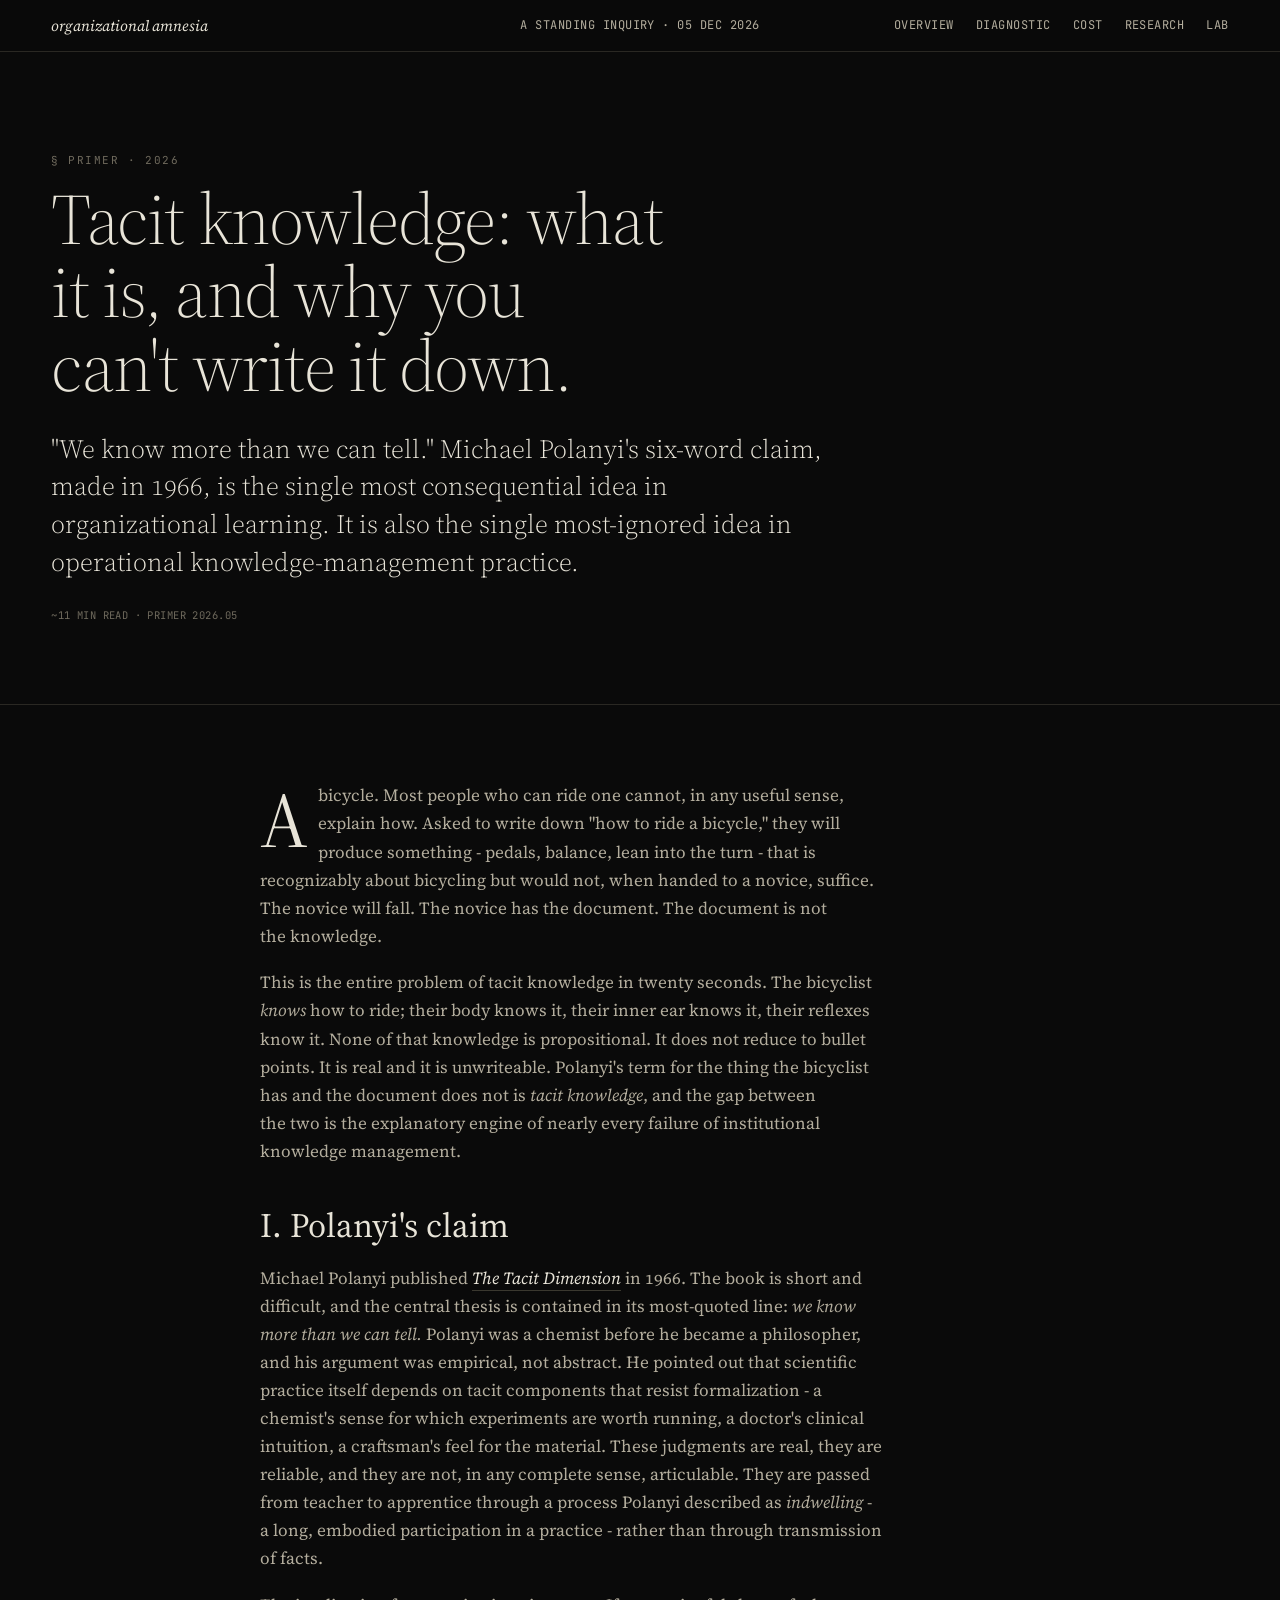
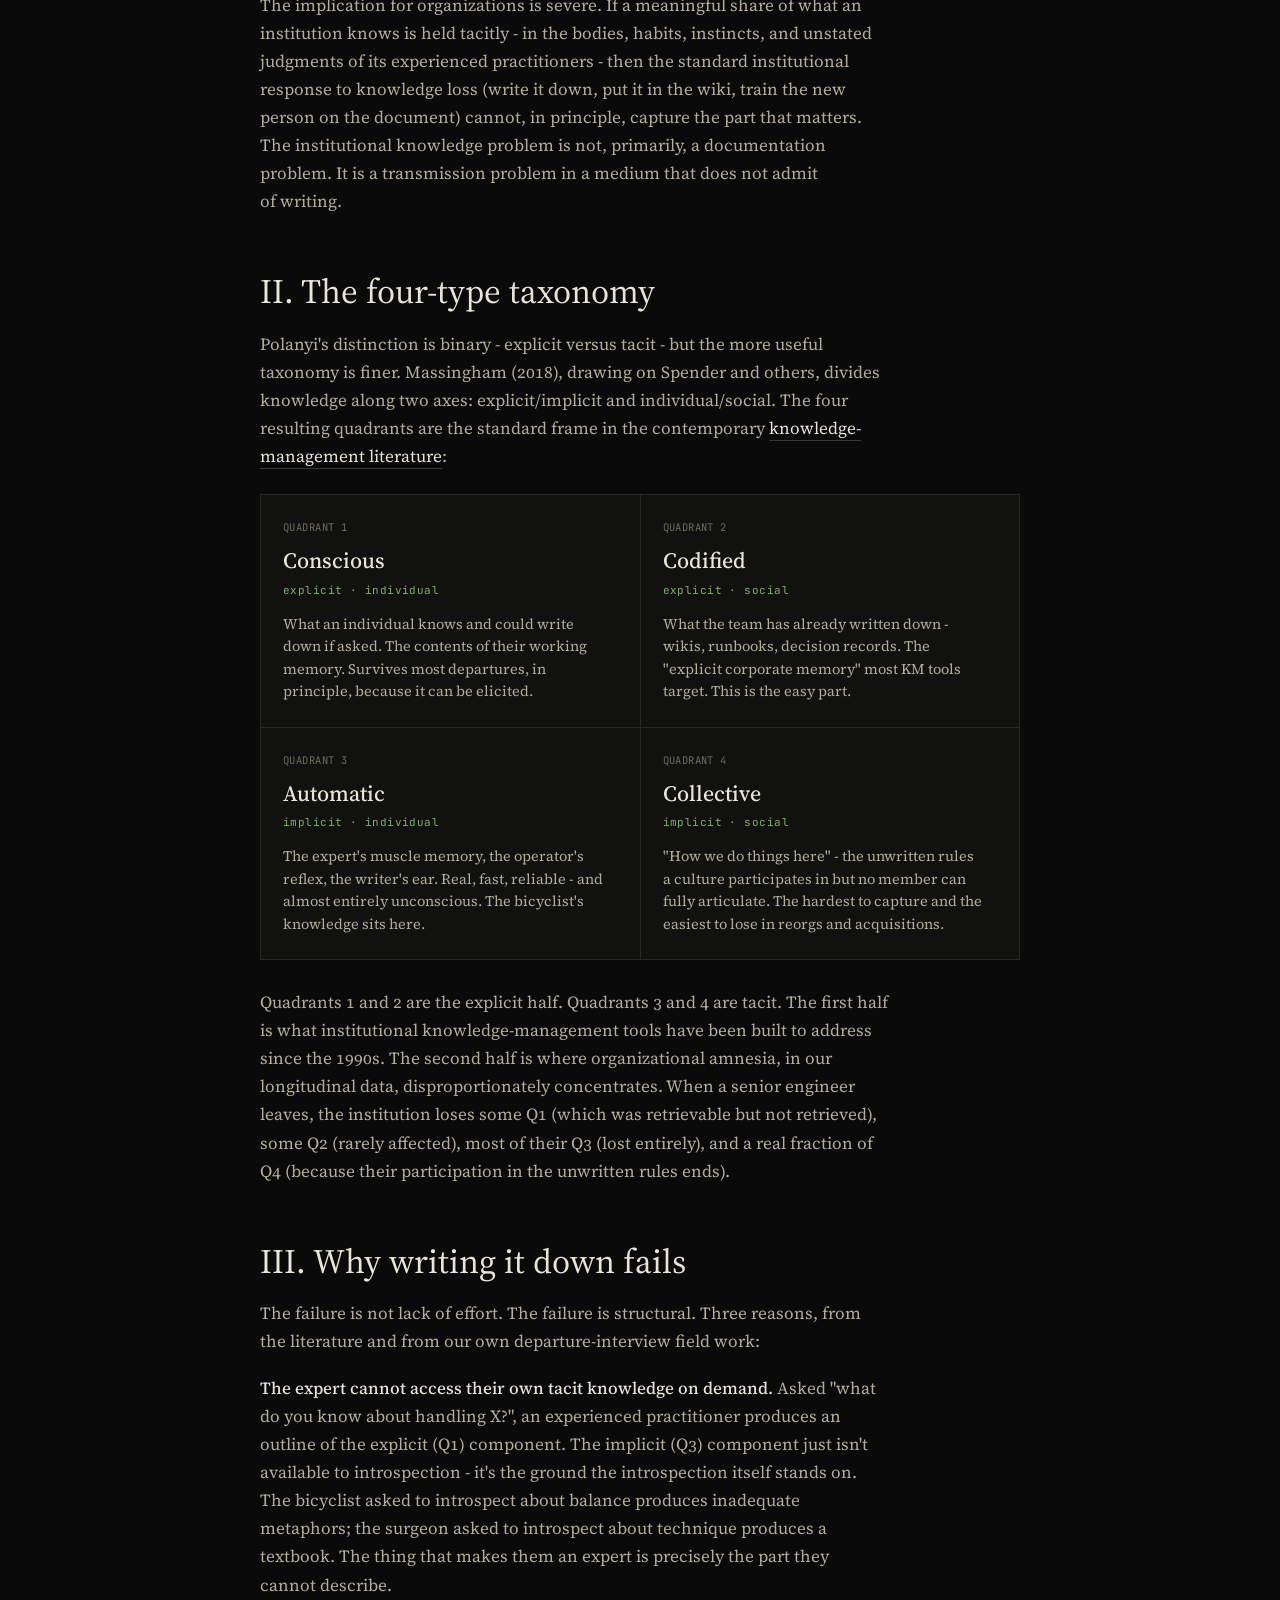
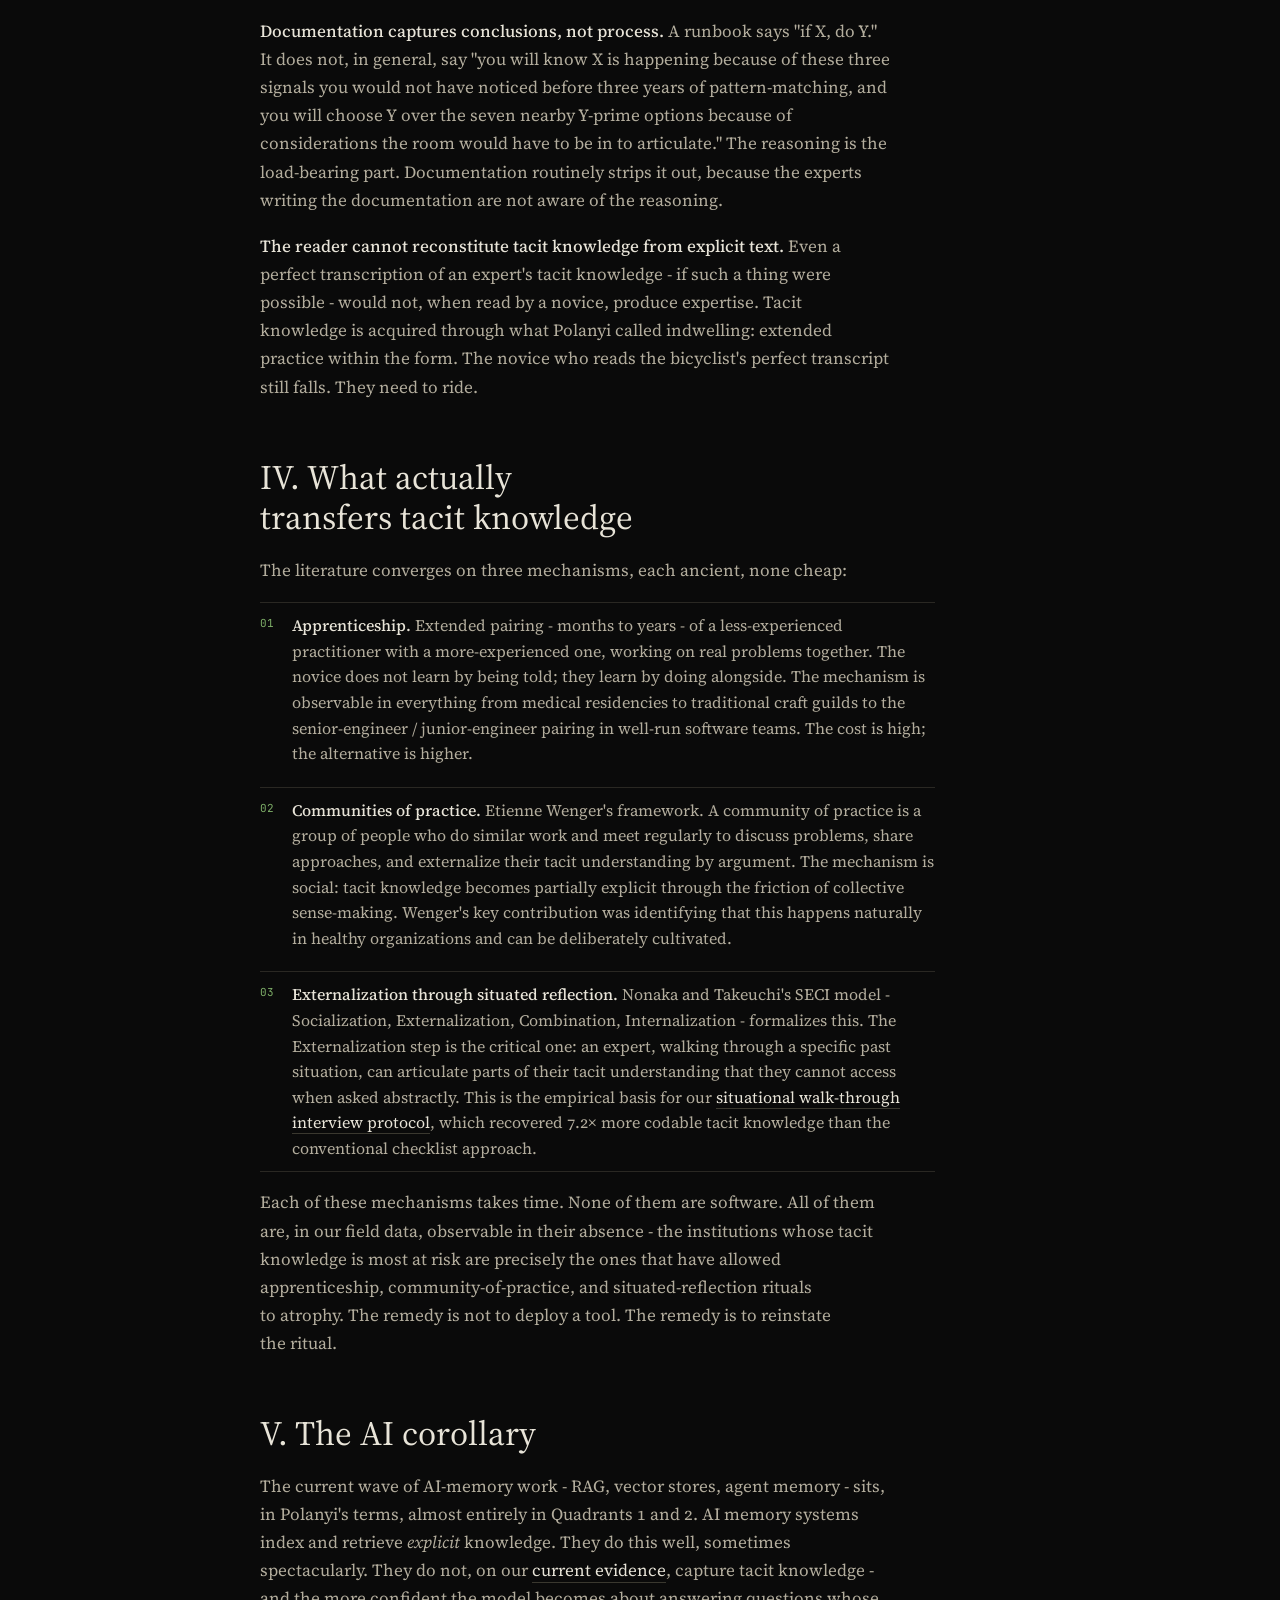
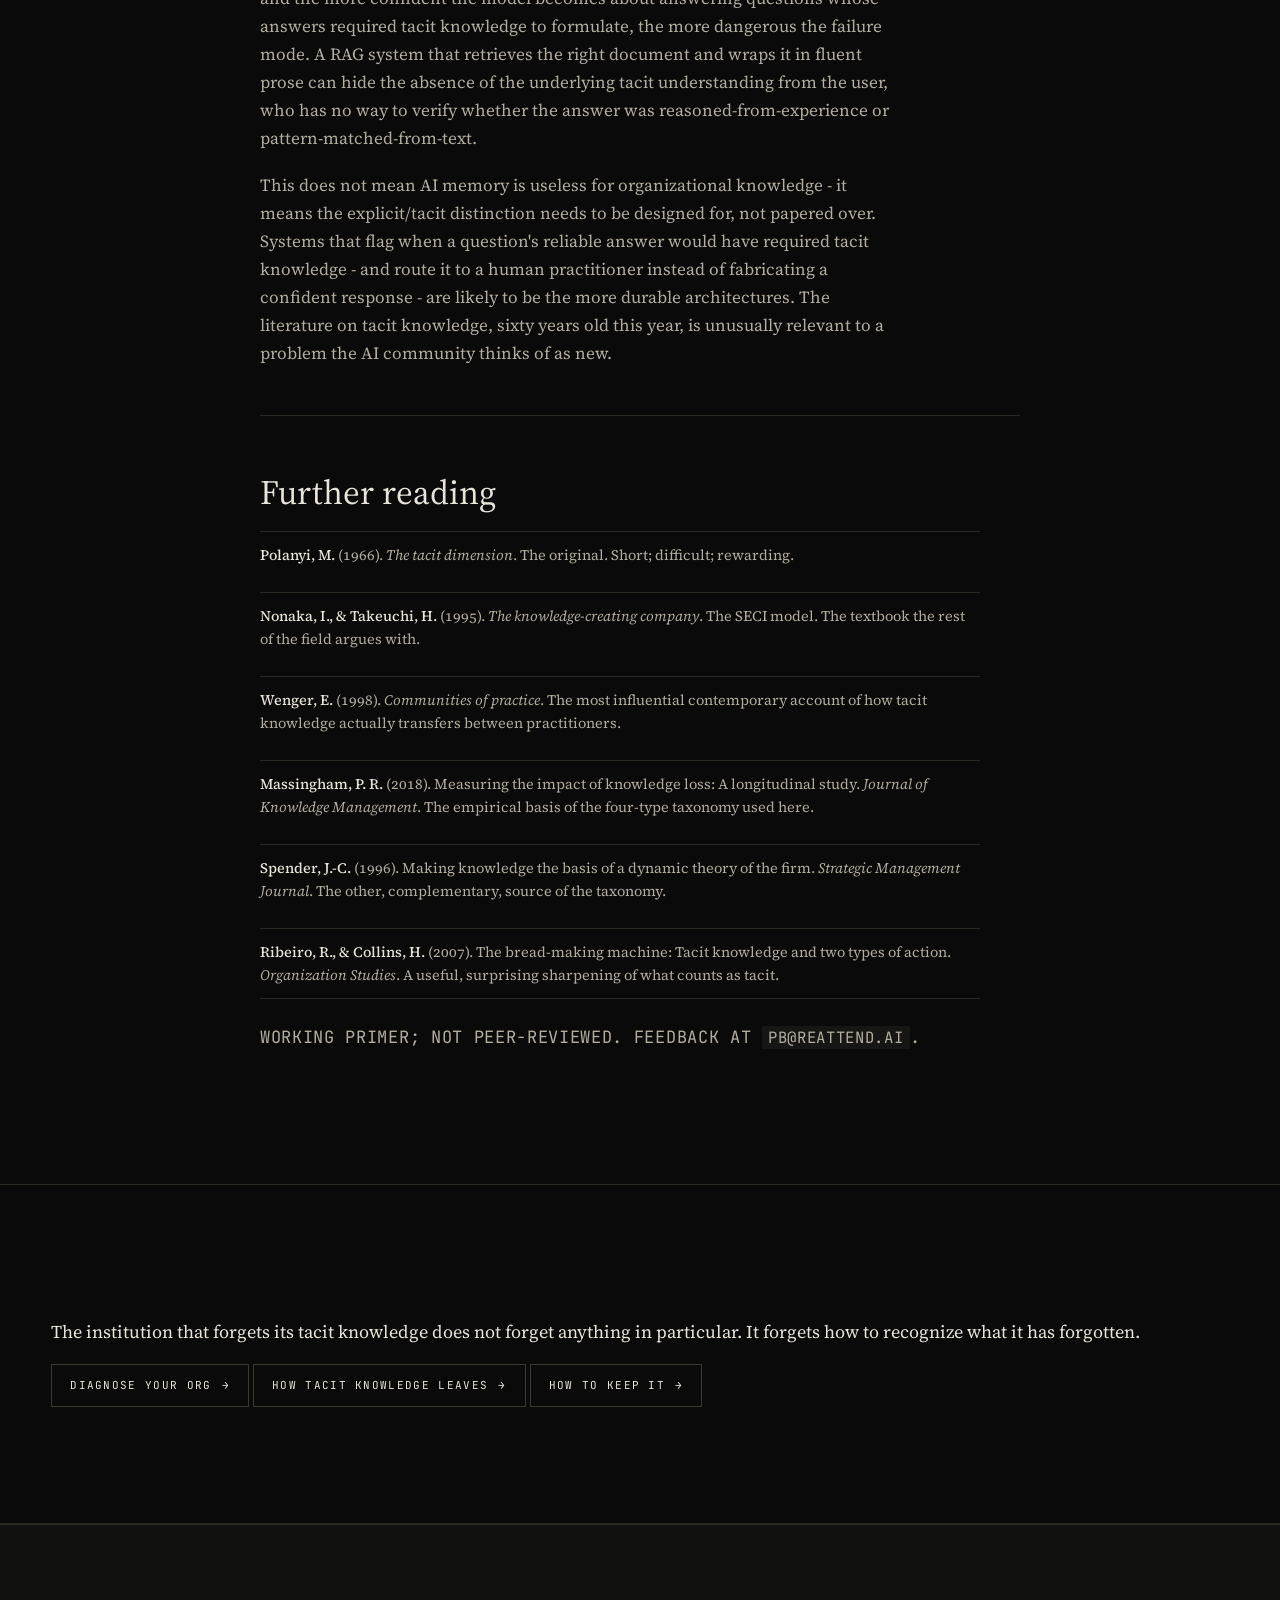
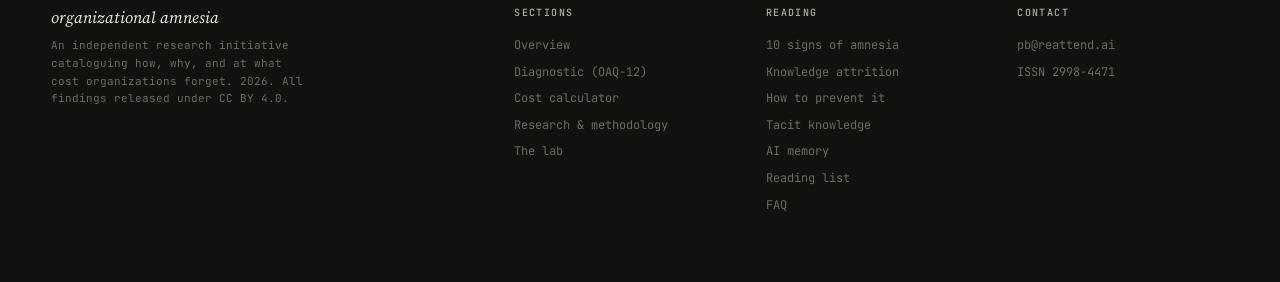
<file: tacit-knowledge.html>
<!doctype html>
<html lang="en">
<head>
<meta charset="utf-8" />
<meta name="viewport" content="width=device-width, initial-scale=1, viewport-fit=cover" />
<title>Tacit Knowledge: What It Is and Why You Can't Write It Down</title>
<meta name="description" content="A grounded explanation of tacit knowledge - Polanyi's claim that 'we know more than we can tell,' Nonaka's SECI model, and what it means for organizations trying to capture what their best people actually know." />
<meta name="keywords" content="tacit knowledge, polanyi, tacit dimension, SECI model, explicit knowledge, knowledge management, organizational learning" />
<link rel="canonical" href="https://organizationalamnesia.com/tacit-knowledge.html" />
<link rel="icon" href="/favicon.svg" type="image/svg+xml" />

<meta property="og:type" content="article" />
<meta property="og:title" content="Tacit Knowledge: What It Is and Why You Can't Write It Down" />
<meta property="og:description" content="The 60-year-old idea that explains why 'just document everything' has never worked." />
<meta property="og:url" content="https://organizationalamnesia.com/tacit-knowledge.html" />
<meta property="og:site_name" content="organizational amnesia" />
<meta property="article:published_time" content="2026-05-05" />
<meta name="twitter:card" content="summary_large_image" />
<meta name="twitter:title" content="Tacit Knowledge: What It Is and Why You Can't Write It Down" />
<meta name="twitter:description" content="A grounded primer on the most important and most under-discussed concept in organizational learning." />

<script type="application/ld+json">
{
  "@context": "https://schema.org",
  "@type": "Article",
  "headline": "Tacit Knowledge: What It Is and Why You Can't Write It Down",
  "description": "A grounded explanation of tacit knowledge, the Polanyi tradition, and what it means for organizational memory.",
  "author": { "@type": "Organization", "name": "organizational amnesia" },
  "publisher": { "@type": "Organization", "name": "organizational amnesia", "url": "https://organizationalamnesia.com" },
  "datePublished": "2026-05-05",
  "dateModified": "2026-05-05",
  "url": "https://organizationalamnesia.com/tacit-knowledge.html",
  "mainEntityOfPage": "https://organizationalamnesia.com/tacit-knowledge.html",
  "keywords": "tacit knowledge, polanyi, SECI, organizational learning, knowledge management"
}
</script>

<link rel="stylesheet" href="styles/site.css" />

<!-- Google tag (gtag.js) -->
<script async src="https://www.googletagmanager.com/gtag/js?id=G-T14S3MJFFB"></script>
<script>
  window.dataLayer = window.dataLayer || [];
  function gtag(){dataLayer.push(arguments);}
  gtag('js', new Date());
  gtag('config', 'G-T14S3MJFFB');
</script>
</head>
<body data-page="tacit-knowledge">

<header class="topbar"></header>

<section class="page-hero">
  <div class="ph-inner">
    <div class="eyebrow">§ Primer · 2026</div>
    <h1>Tacit knowledge: what it is, and why you can't write it down.</h1>
    <p class="lede">"We know more than we can tell." Michael Polanyi's six-word claim, made in 1966, is the single most consequential idea in organizational learning. It is also the single most-ignored idea in operational knowledge-management practice.</p>
    <div class="cite hero-meta">~11 min read · Primer 2026.05</div>
  </div>
</section>

<section class="section essay">
  <div class="essay-body body">

    <p class="dropcap">A bicycle. Most people who can ride one cannot, in any useful sense, explain how. Asked to write down "how to ride a bicycle," they will produce something - pedals, balance, lean into the turn - that is recognizably about bicycling but would not, when handed to a novice, suffice. The novice will fall. The novice has the document. The document is not the knowledge.</p>

    <p>This is the entire problem of tacit knowledge in twenty seconds. The bicyclist <em>knows</em> how to ride; their body knows it, their inner ear knows it, their reflexes know it. None of that knowledge is propositional. It does not reduce to bullet points. It is real and it is unwriteable. Polanyi's term for the thing the bicyclist has and the document does not is <em>tacit knowledge</em>, and the gap between the two is the explanatory engine of nearly every failure of institutional knowledge management.</p>

    <h2>I. Polanyi's claim</h2>

    <p>Michael Polanyi published <em><a href="resources.html">The Tacit Dimension</a></em> in 1966. The book is short and difficult, and the central thesis is contained in its most-quoted line: <em>we know more than we can tell.</em> Polanyi was a chemist before he became a philosopher, and his argument was empirical, not abstract. He pointed out that scientific practice itself depends on tacit components that resist formalization - a chemist's sense for which experiments are worth running, a doctor's clinical intuition, a craftsman's feel for the material. These judgments are real, they are reliable, and they are not, in any complete sense, articulable. They are passed from teacher to apprentice through a process Polanyi described as <em>indwelling</em> - a long, embodied participation in a practice - rather than through transmission of facts.</p>

    <p>The implication for organizations is severe. If a meaningful share of what an institution knows is held tacitly - in the bodies, habits, instincts, and unstated judgments of its experienced practitioners - then the standard institutional response to knowledge loss (write it down, put it in the wiki, train the new person on the document) cannot, in principle, capture the part that matters. The institutional knowledge problem is not, primarily, a documentation problem. It is a transmission problem in a medium that does not admit of writing.</p>

    <h2>II. The four-type taxonomy</h2>

    <p>Polanyi's distinction is binary - explicit versus tacit - but the more useful taxonomy is finer. Massingham (2018), drawing on Spender and others, divides knowledge along two axes: explicit/implicit and individual/social. The four resulting quadrants are the standard frame in the contemporary <a href="research.html#bibliography">knowledge-management literature</a>:</p>

    <div class="taxon-grid">
      <div class="taxon-cell">
        <div class="cite">Quadrant 1</div>
        <h3>Conscious</h3>
        <div class="taxon-meta">explicit · individual</div>
        <p>What an individual knows and could write down if asked. The contents of their working memory. Survives most departures, in principle, because it can be elicited.</p>
      </div>
      <div class="taxon-cell">
        <div class="cite">Quadrant 2</div>
        <h3>Codified</h3>
        <div class="taxon-meta">explicit · social</div>
        <p>What the team has already written down - wikis, runbooks, decision records. The "explicit corporate memory" most KM tools target. This is the easy part.</p>
      </div>
      <div class="taxon-cell">
        <div class="cite">Quadrant 3</div>
        <h3>Automatic</h3>
        <div class="taxon-meta">implicit · individual</div>
        <p>The expert's muscle memory, the operator's reflex, the writer's ear. Real, fast, reliable - and almost entirely unconscious. The bicyclist's knowledge sits here.</p>
      </div>
      <div class="taxon-cell">
        <div class="cite">Quadrant 4</div>
        <h3>Collective</h3>
        <div class="taxon-meta">implicit · social</div>
        <p>"How we do things here" - the unwritten rules a culture participates in but no member can fully articulate. The hardest to capture and the easiest to lose in reorgs and acquisitions.</p>
      </div>
    </div>

    <p>Quadrants 1 and 2 are the explicit half. Quadrants 3 and 4 are tacit. The first half is what institutional knowledge-management tools have been built to address since the 1990s. The second half is where organizational amnesia, in our longitudinal data, disproportionately concentrates. When a senior engineer leaves, the institution loses some Q1 (which was retrievable but not retrieved), some Q2 (rarely affected), most of their Q3 (lost entirely), and a real fraction of Q4 (because their participation in the unwritten rules ends).</p>

    <h2>III. Why writing it down fails</h2>

    <p>The failure is not lack of effort. The failure is structural. Three reasons, from the literature and from our own departure-interview field work:</p>

    <p><strong>The expert cannot access their own tacit knowledge on demand.</strong> Asked "what do you know about handling X?", an experienced practitioner produces an outline of the explicit (Q1) component. The implicit (Q3) component just isn't available to introspection - it's the ground the introspection itself stands on. The bicyclist asked to introspect about balance produces inadequate metaphors; the surgeon asked to introspect about technique produces a textbook. The thing that makes them an expert is precisely the part they cannot describe.</p>

    <p><strong>Documentation captures conclusions, not process.</strong> A runbook says "if X, do Y." It does not, in general, say "you will know X is happening because of these three signals you would not have noticed before three years of pattern-matching, and you will choose Y over the seven nearby Y-prime options because of considerations the room would have to be in to articulate." The reasoning is the load-bearing part. Documentation routinely strips it out, because the experts writing the documentation are not aware of the reasoning.</p>

    <p><strong>The reader cannot reconstitute tacit knowledge from explicit text.</strong> Even a perfect transcription of an expert's tacit knowledge - if such a thing were possible - would not, when read by a novice, produce expertise. Tacit knowledge is acquired through what Polanyi called indwelling: extended practice within the form. The novice who reads the bicyclist's perfect transcript still falls. They need to ride.</p>

    <h2>IV. What actually transfers tacit knowledge</h2>

    <p>The literature converges on three mechanisms, each ancient, none cheap:</p>

    <ol class="list ordered">
      <li><strong>Apprenticeship.</strong> Extended pairing - months to years - of a less-experienced practitioner with a more-experienced one, working on real problems together. The novice does not learn by being told; they learn by doing alongside. The mechanism is observable in everything from medical residencies to traditional craft guilds to the senior-engineer / junior-engineer pairing in well-run software teams. The cost is high; the alternative is higher.</li>
      <li><strong>Communities of practice.</strong> Etienne Wenger's framework. A community of practice is a group of people who do similar work and meet regularly to discuss problems, share approaches, and externalize their tacit understanding by argument. The mechanism is social: tacit knowledge becomes partially explicit through the friction of collective sense-making. Wenger's key contribution was identifying that this happens naturally in healthy organizations and can be deliberately cultivated.</li>
      <li><strong>Externalization through situated reflection.</strong> Nonaka and Takeuchi's SECI model - Socialization, Externalization, Combination, Internalization - formalizes this. The Externalization step is the critical one: an expert, walking through a specific past situation, can articulate parts of their tacit understanding that they cannot access when asked abstractly. This is the empirical basis for our <a href="attrition.html">situational walk-through interview protocol</a>, which recovered 7.2× more codable tacit knowledge than the conventional checklist approach.</li>
    </ol>

    <p>Each of these mechanisms takes time. None of them are software. All of them are, in our field data, observable in their absence - the institutions whose tacit knowledge is most at risk are precisely the ones that have allowed apprenticeship, community-of-practice, and situated-reflection rituals to atrophy. The remedy is not to deploy a tool. The remedy is to reinstate the ritual.</p>

    <h2>V. The AI corollary</h2>

    <p>The current wave of AI-memory work - RAG, vector stores, agent memory - sits, in Polanyi's terms, almost entirely in Quadrants 1 and 2. AI memory systems index and retrieve <em>explicit</em> knowledge. They do this well, sometimes spectacularly. They do not, on our <a href="ai-memory.html">current evidence</a>, capture tacit knowledge - and the more confident the model becomes about answering questions whose answers required tacit knowledge to formulate, the more dangerous the failure mode. A RAG system that retrieves the right document and wraps it in fluent prose can hide the absence of the underlying tacit understanding from the user, who has no way to verify whether the answer was reasoned-from-experience or pattern-matched-from-text.</p>

    <p>This does not mean AI memory is useless for organizational knowledge - it means the explicit/tacit distinction needs to be designed for, not papered over. Systems that flag when a question's reliable answer would have required tacit knowledge - and route it to a human practitioner instead of fabricating a confident response - are likely to be the more durable architectures. The literature on tacit knowledge, sixty years old this year, is unusually relevant to a problem the AI community thinks of as new.</p>

    <hr class="rule"/>

    <h2>Further reading</h2>

    <ul class="ref-list">
      <li><strong>Polanyi, M.</strong> (1966). <em>The tacit dimension</em>. The original. Short; difficult; rewarding.</li>
      <li><strong>Nonaka, I., &amp; Takeuchi, H.</strong> (1995). <em>The knowledge-creating company</em>. The SECI model. The textbook the rest of the field argues with.</li>
      <li><strong>Wenger, E.</strong> (1998). <em>Communities of practice</em>. The most influential contemporary account of how tacit knowledge actually transfers between practitioners.</li>
      <li><strong>Massingham, P. R.</strong> (2018). Measuring the impact of knowledge loss: A longitudinal study. <em>Journal of Knowledge Management</em>. The empirical basis of the four-type taxonomy used here.</li>
      <li><strong>Spender, J.-C.</strong> (1996). Making knowledge the basis of a dynamic theory of the firm. <em>Strategic Management Journal</em>. The other, complementary, source of the taxonomy.</li>
      <li><strong>Ribeiro, R., &amp; Collins, H.</strong> (2007). The bread-making machine: Tacit knowledge and two types of action. <em>Organization Studies</em>. A useful, surprising sharpening of what counts as tacit.</li>
    </ul>

    <p class="cite" style="margin-top:24px">Working primer; not peer-reviewed. Feedback at <span class="mono-inline">pb@reattend.ai</span>.</p>
  </div>
</section>

<section class="section endnote">
  <p class="endnote-q">The institution that forgets its tacit knowledge does not forget anything in particular. It forgets how to recognize what it has forgotten.</p>
  <div class="endnote-actions">
    <a class="btn" href="quiz.html"><span>Diagnose your org</span><span class="arrow">→</span></a>
    <a class="btn ghost" href="attrition.html"><span>How tacit knowledge leaves</span><span class="arrow">→</span></a>
    <a class="btn ghost" href="prevent.html"><span>How to keep it</span><span class="arrow">→</span></a>
  </div>
</section>

<footer class="footer"></footer>

<style>
.page-hero { padding: 100px var(--gutter) 80px; border-bottom: 1px solid var(--rule); }
.ph-inner { max-width: 1100px; }
.page-hero h1 { font-family: var(--serif); font-weight: 300; font-size: clamp(36px, 5.6vw, 84px); line-height: 1.02; letter-spacing: -0.02em; margin: 14px 0 28px; max-width: 22ch; text-wrap: balance; }
.page-hero .lede { max-width: 60ch; }
.hero-meta { margin-top: 18px; }

.essay { padding-top: clamp(40px, 6vw, 80px); }
.essay-body { max-width: 760px; margin: 0 auto; }
.essay-body h2 { font-family: var(--serif); font-weight: 400; font-size: clamp(24px, 2.8vw, 34px); line-height: 1.2; margin: 56px 0 18px; max-width: 32ch; text-wrap: balance; }
.essay-body h2:first-of-type { margin-top: 40px; }
.essay-body p { font-size: 17px; line-height: 1.65; color: var(--fg-dim); margin: 0 0 18px; max-width: 70ch; }
.essay-body p strong { color: var(--fg); font-weight: 500; }
.essay-body p em { font-style: italic; }
.essay-body a { color: var(--fg); border-bottom: 1px solid var(--rule-strong); }

.taxon-grid { display: grid; grid-template-columns: 1fr 1fr; gap: 0; border-top: 1px solid var(--rule); border-left: 1px solid var(--rule); margin: 24px 0 28px; }
.taxon-cell { padding: 24px 22px; border-right: 1px solid var(--rule); border-bottom: 1px solid var(--rule); display: grid; gap: 8px; align-content: start; background: var(--bg-2); }
.taxon-cell .cite { color: var(--fg-mute); }
.taxon-cell h3 { font-family: var(--serif); font-weight: 500; font-size: 22px; margin: 4px 0 0; line-height: 1.2; color: var(--fg); }
.taxon-meta { font-family: var(--mono); font-size: 11px; color: var(--accent); letter-spacing: 0.04em; }
.taxon-cell p { margin: 6px 0 0; font-size: 14.5px; color: var(--fg-dim); line-height: 1.55; max-width: 40ch; }
@media (max-width: 720px) { .taxon-grid { grid-template-columns: 1fr; } }

.list { list-style: none; padding: 0; margin: 0 0 16px; display: grid; gap: 10px; max-width: 75ch; }
.list li { padding: 10px 0 10px 18px; border-top: 1px solid var(--rule); position: relative; color: var(--fg-dim); font-size: 16px; line-height: 1.6; }
.list li:last-child { border-bottom: 1px solid var(--rule); }
.list li::before { content: "·"; position: absolute; left: 0; top: 8px; color: var(--accent); font-size: 18px; }
.list li strong { color: var(--fg); font-weight: 500; }
.list.ordered { counter-reset: ord; }
.list.ordered li { padding-left: 32px; counter-increment: ord; }
.list.ordered li::before { content: counter(ord, decimal-leading-zero); font-family: var(--mono); font-size: 11px; color: var(--accent); top: 12px; }

.mono-inline { font-family: var(--mono); font-size: 0.92em; background: var(--bg-3); padding: 1px 6px; }
.rule { border: none; height: 1px; background: var(--rule); margin: 48px 0; }
.ref-list { list-style: none; padding: 0; margin: 0 0 24px; display: grid; gap: 14px; max-width: 80ch; }
.ref-list li { padding: 12px 0; border-top: 1px solid var(--rule); font-size: 14.5px; line-height: 1.55; color: var(--fg-dim); }
.ref-list li:last-child { border-bottom: 1px solid var(--rule); }
.ref-list li strong { color: var(--fg); font-weight: 500; }
</style>

<script src="scripts/header.js"></script>
</body>
</html>
</file>
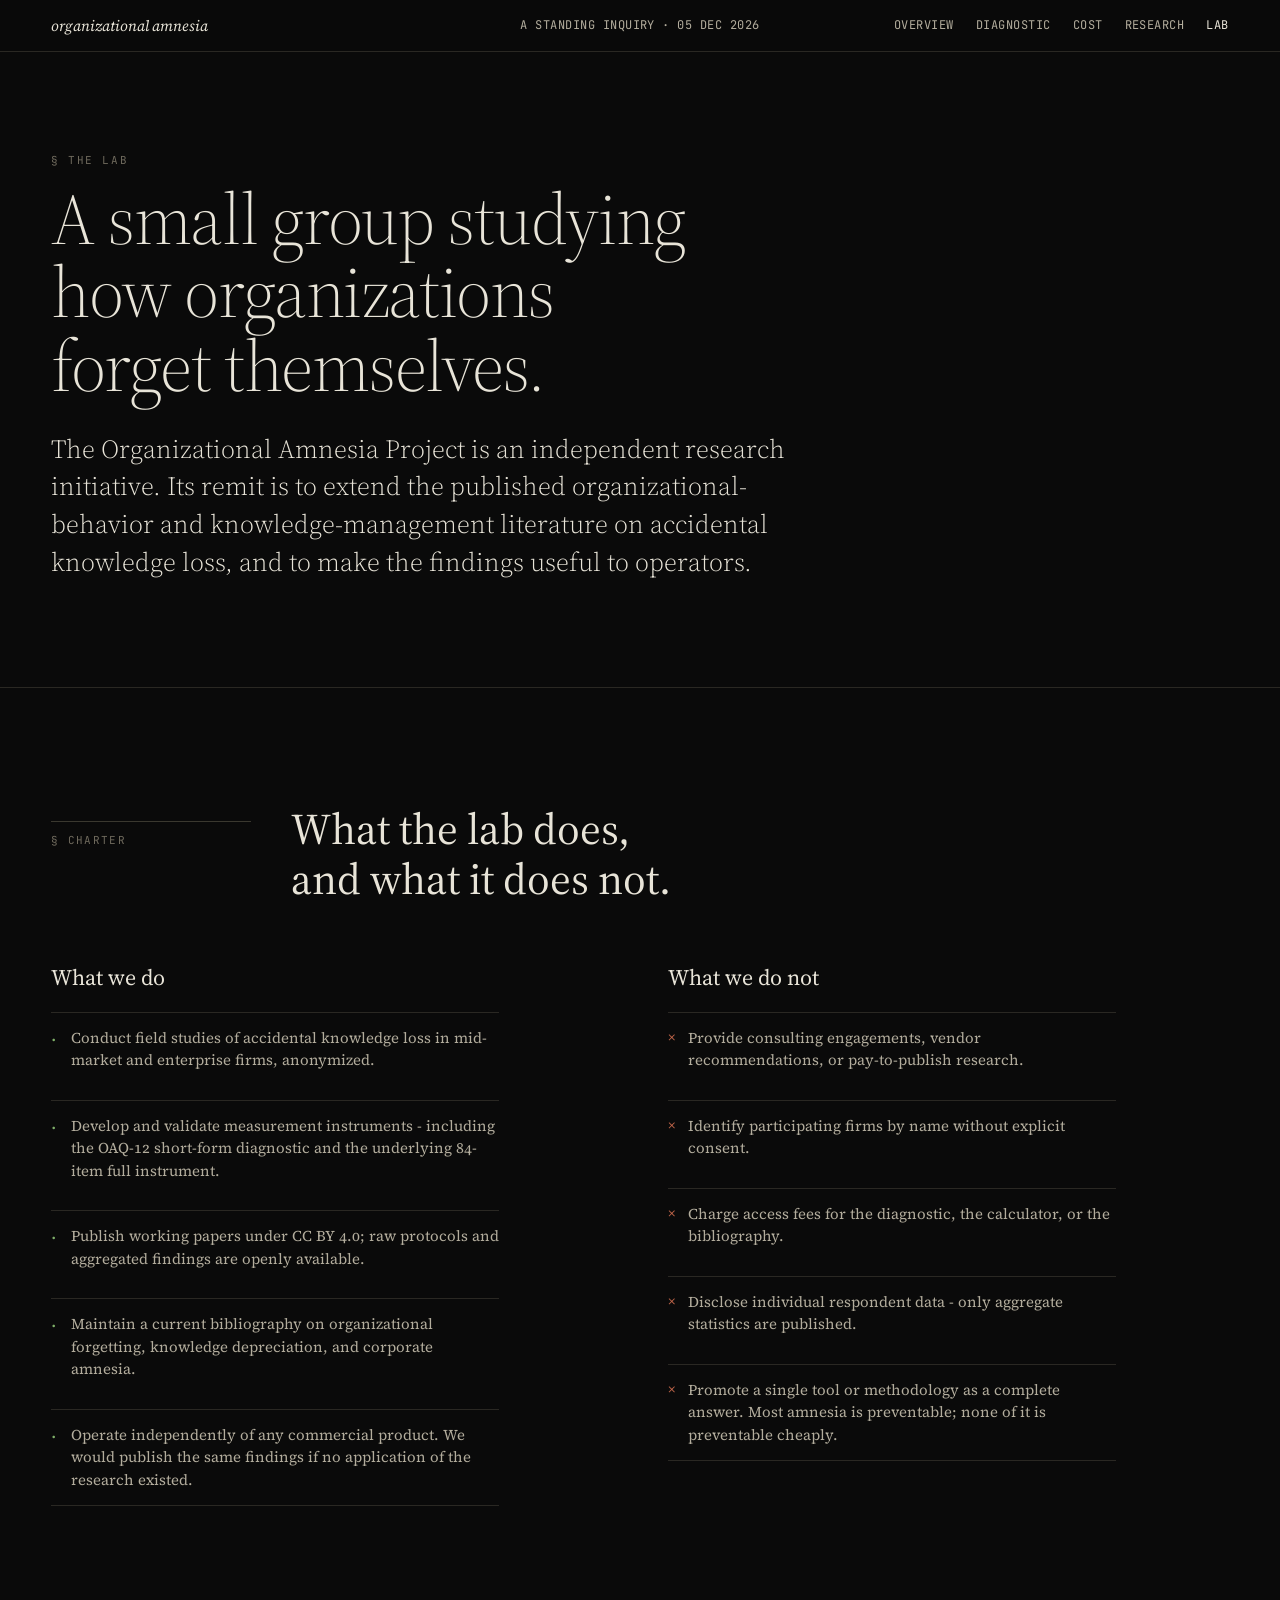
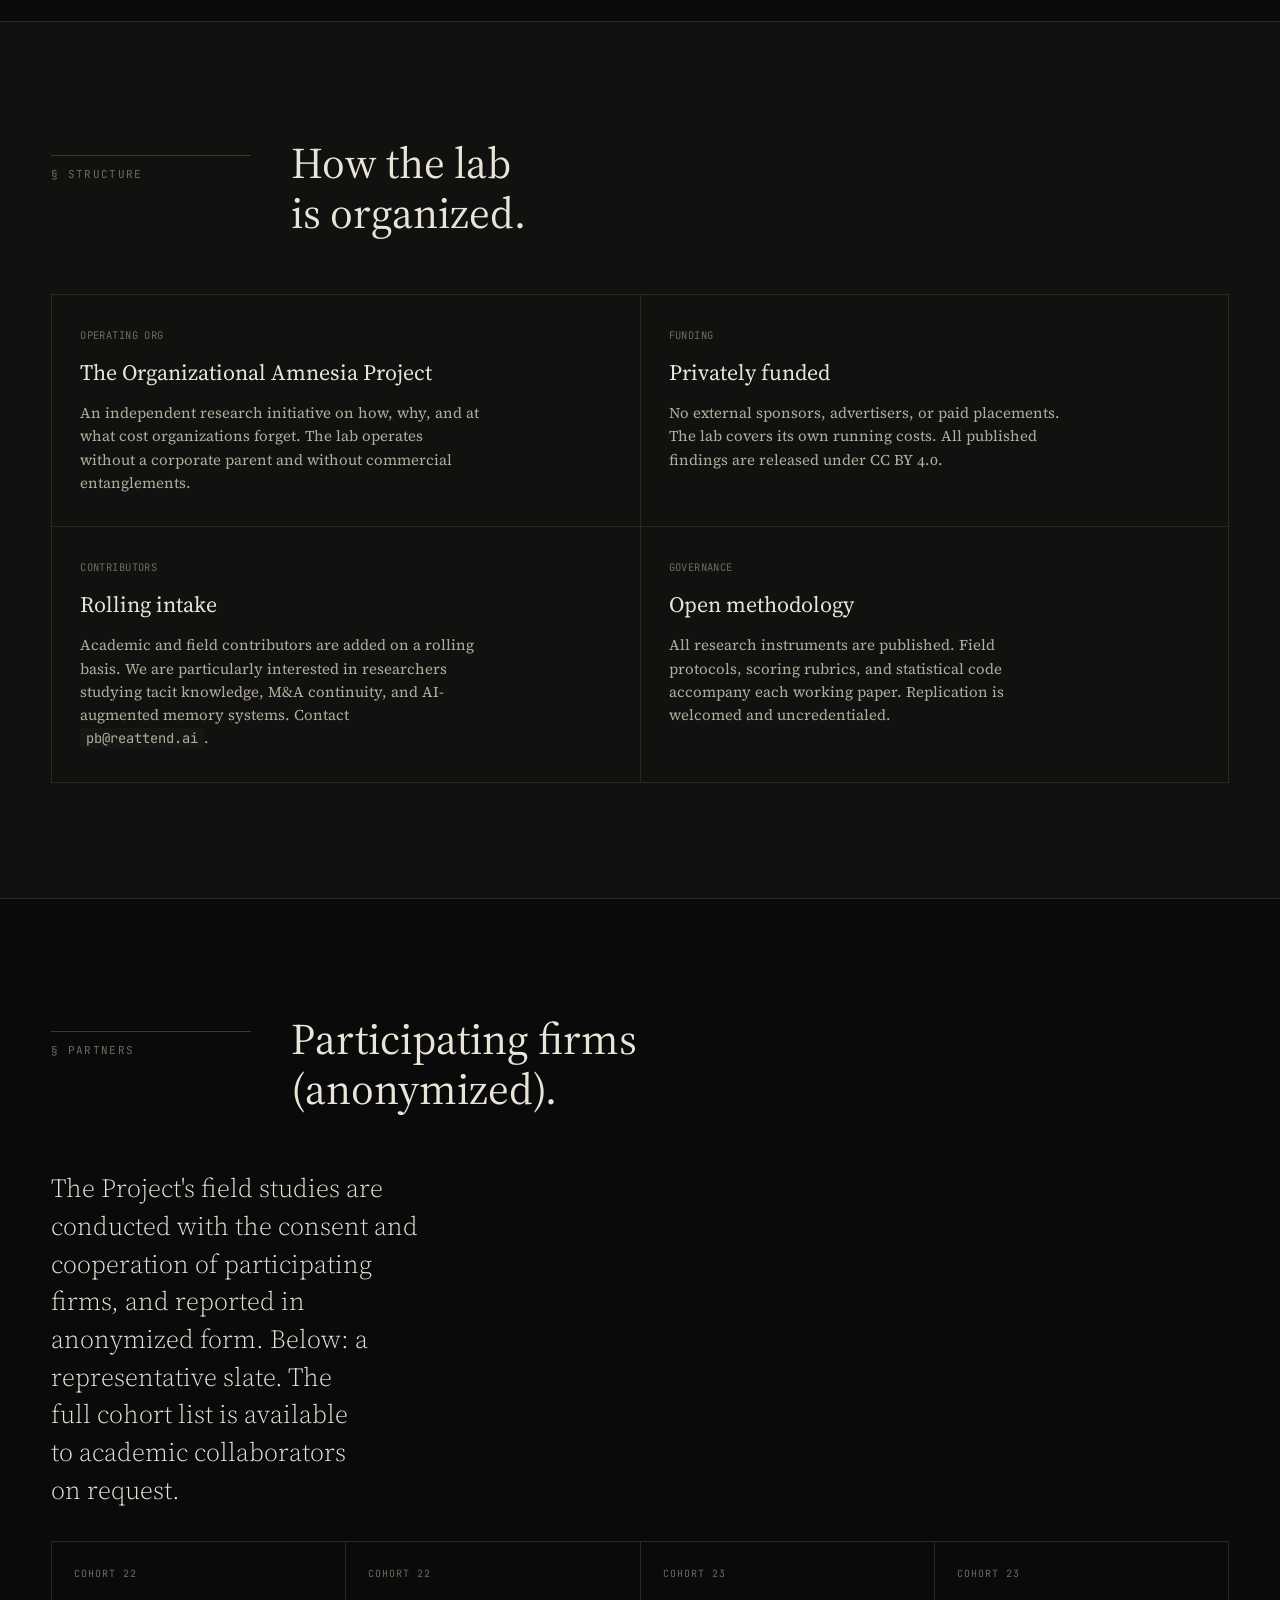
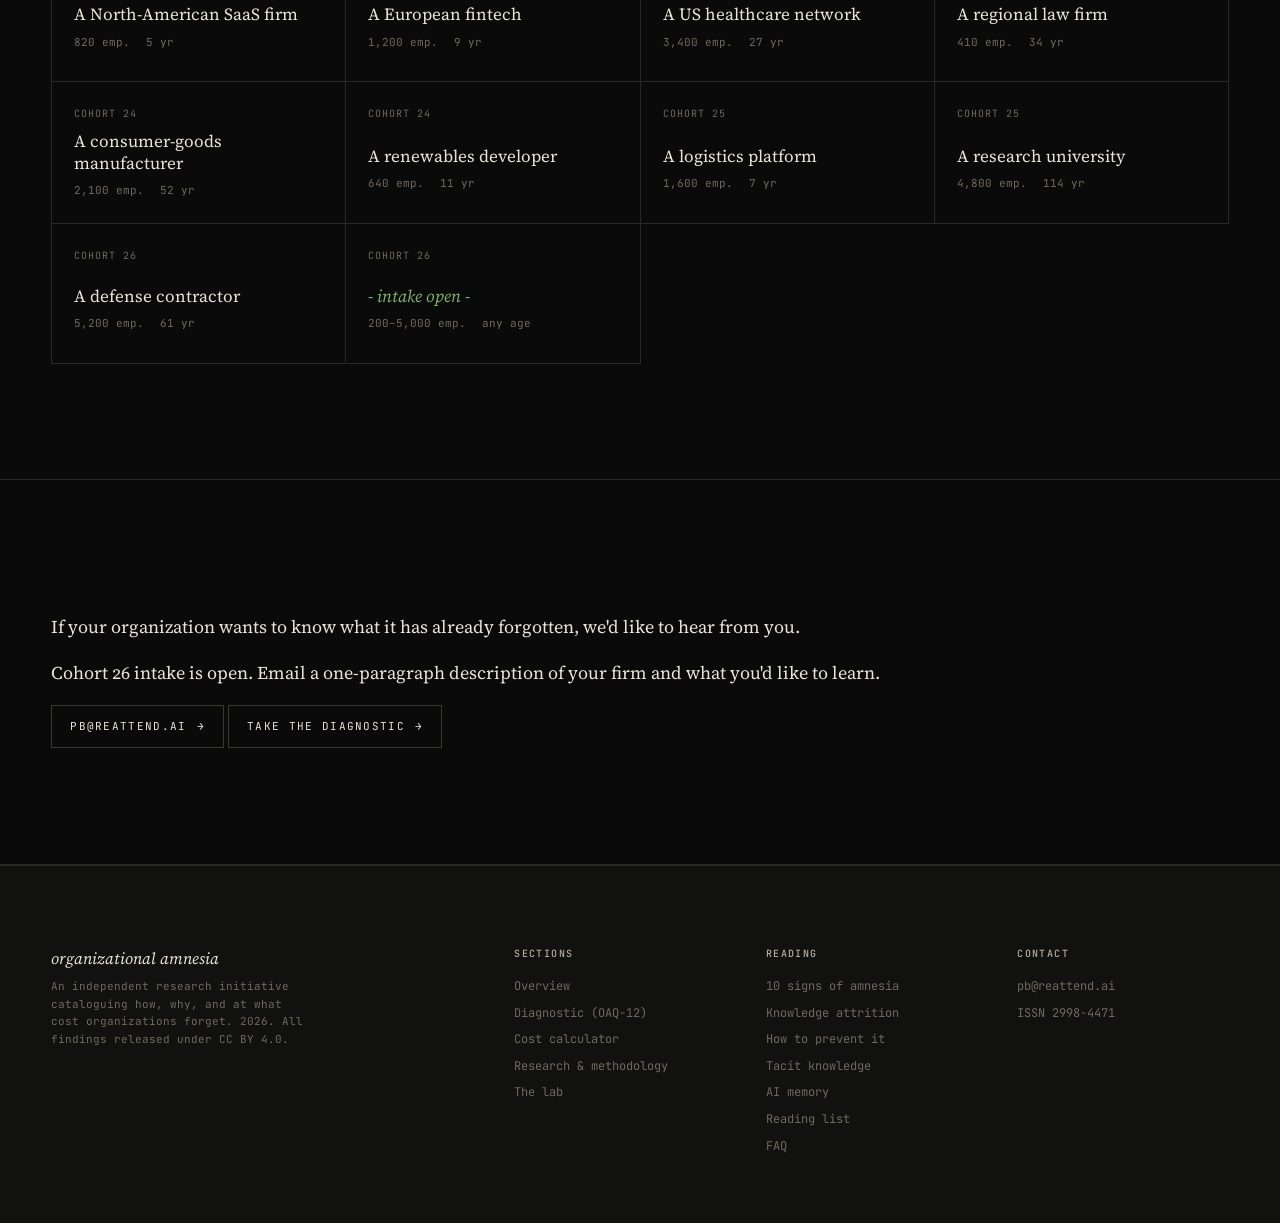
<file: team.html>
<!doctype html>
<html lang="en">
<head>
<meta charset="utf-8" />
<meta name="viewport" content="width=device-width, initial-scale=1" />
<title>The Lab - Organizational Amnesia Project</title>
<meta name="description" content="An independent research initiative on how, why, and at what cost organizations forget, with rolling intake for academic partners and participating firms." />
<link rel="canonical" href="https://organizationalamnesia.com/team.html" />
<link rel="icon" href="/favicon.svg" type="image/svg+xml" />
<meta property="og:type" content="website" />
<meta property="og:title" content="The Lab - Organizational Amnesia Project" />
<meta property="og:description" content="A small, independent research initiative on how, why, and at what cost organizations forget." />
<meta property="og:url" content="https://organizationalamnesia.com/team.html" />
<link rel="stylesheet" href="styles/site.css" />

<!-- Google tag (gtag.js) -->
<script async src="https://www.googletagmanager.com/gtag/js?id=G-T14S3MJFFB"></script>
<script>
  window.dataLayer = window.dataLayer || [];
  function gtag(){dataLayer.push(arguments);}
  gtag('js', new Date());
  gtag('config', 'G-T14S3MJFFB');
</script>
</head>
<body data-page="team">

<header class="topbar"></header>

<section class="page-hero">
  <div class="ph-inner">
    <div class="eyebrow">§ The lab</div>
    <h1>A small group studying how organizations forget themselves.</h1>
    <p class="lede">The Organizational Amnesia Project is an independent research initiative. Its remit is to extend the published organizational-behavior and knowledge-management literature on accidental knowledge loss, and to make the findings useful to operators.</p>
  </div>
</section>

<section class="section" id="charter">
  <div class="section-head">
    <div class="label">§ Charter</div>
    <h2>What the lab does, and what it does not.</h2>
  </div>

  <div class="charter-grid">
    <div class="charter-col">
      <h3>What we do</h3>
      <ul class="charter-list">
        <li>Conduct field studies of accidental knowledge loss in mid-market and enterprise firms, anonymized.</li>
        <li>Develop and validate measurement instruments - including the OAQ-12 short-form diagnostic and the underlying 84-item full instrument.</li>
        <li>Publish working papers under CC&nbsp;BY&nbsp;4.0; raw protocols and aggregated findings are openly available.</li>
        <li>Maintain a current bibliography on organizational forgetting, knowledge depreciation, and corporate amnesia.</li>
        <li>Operate independently of any commercial product. We would publish the same findings if no application of the research existed.</li>
      </ul>
    </div>
    <div class="charter-col">
      <h3>What we do not</h3>
      <ul class="charter-list muted">
        <li>Provide consulting engagements, vendor recommendations, or pay-to-publish research.</li>
        <li>Identify participating firms by name without explicit consent.</li>
        <li>Charge access fees for the diagnostic, the calculator, or the bibliography.</li>
        <li>Disclose individual respondent data - only aggregate statistics are published.</li>
        <li>Promote a single tool or methodology as a complete answer. Most amnesia is preventable; none of it is preventable cheaply.</li>
      </ul>
    </div>
  </div>
</section>

<section class="section" id="structure" style="background: var(--bg-2);">
  <div class="section-head">
    <div class="label">§ Structure</div>
    <h2>How the lab is organized.</h2>
  </div>

  <div class="struct-grid">
    <div class="struct-card">
      <div class="cite">Operating org</div>
      <h3>The Organizational Amnesia Project</h3>
      <p>An independent research initiative on how, why, and at what cost organizations forget. The lab operates without a corporate parent and without commercial entanglements.</p>
    </div>
    <div class="struct-card">
      <div class="cite">Funding</div>
      <h3>Privately funded</h3>
      <p>No external sponsors, advertisers, or paid placements. The lab covers its own running costs. All published findings are released under CC&nbsp;BY&nbsp;4.0.</p>
    </div>
    <div class="struct-card">
      <div class="cite">Contributors</div>
      <h3>Rolling intake</h3>
      <p>Academic and field contributors are added on a rolling basis. We are particularly interested in researchers studying tacit knowledge, M&amp;A continuity, and AI-augmented memory systems. Contact <span class="mono-inline">pb@reattend.ai</span>.</p>
    </div>
    <div class="struct-card">
      <div class="cite">Governance</div>
      <h3>Open methodology</h3>
      <p>All research instruments are published. Field protocols, scoring rubrics, and statistical code accompany each working paper. Replication is welcomed and uncredentialed.</p>
    </div>
  </div>
</section>

<section class="section" id="partners">
  <div class="section-head">
    <div class="label">§ Partners</div>
    <h2>Participating firms (anonymized).</h2>
  </div>

  <div class="partner-intro">
    <p class="lede">The Project's field studies are conducted with the consent and cooperation of participating firms, and reported in anonymized form. Below: a representative slate. The full cohort list is available to academic collaborators on request.</p>
  </div>

  <div class="partner-grid">
    <div class="partner"><div class="partner-tag">Cohort 22</div><div class="partner-name">A North-American SaaS firm</div><div class="partner-meta"><span>820 emp.</span><span>5 yr</span></div></div>
    <div class="partner"><div class="partner-tag">Cohort 22</div><div class="partner-name">A European fintech</div><div class="partner-meta"><span>1,200 emp.</span><span>9 yr</span></div></div>
    <div class="partner"><div class="partner-tag">Cohort 23</div><div class="partner-name">A US healthcare network</div><div class="partner-meta"><span>3,400 emp.</span><span>27 yr</span></div></div>
    <div class="partner"><div class="partner-tag">Cohort 23</div><div class="partner-name">A regional law firm</div><div class="partner-meta"><span>410 emp.</span><span>34 yr</span></div></div>
    <div class="partner"><div class="partner-tag">Cohort 24</div><div class="partner-name">A consumer-goods manufacturer</div><div class="partner-meta"><span>2,100 emp.</span><span>52 yr</span></div></div>
    <div class="partner"><div class="partner-tag">Cohort 24</div><div class="partner-name">A renewables developer</div><div class="partner-meta"><span>640 emp.</span><span>11 yr</span></div></div>
    <div class="partner"><div class="partner-tag">Cohort 25</div><div class="partner-name">A logistics platform</div><div class="partner-meta"><span>1,600 emp.</span><span>7 yr</span></div></div>
    <div class="partner"><div class="partner-tag">Cohort 25</div><div class="partner-name">A research university</div><div class="partner-meta"><span>4,800 emp.</span><span>114 yr</span></div></div>
    <div class="partner"><div class="partner-tag">Cohort 26</div><div class="partner-name">A defense contractor</div><div class="partner-meta"><span>5,200 emp.</span><span>61 yr</span></div></div>
    <div class="partner ghost"><div class="partner-tag">Cohort 26</div><div class="partner-name">- intake open -</div><div class="partner-meta"><span>200–5,000 emp.</span><span>any age</span></div></div>
  </div>
</section>

<section class="section endnote">
  <p class="endnote-q">If your organization wants to know what it has already forgotten, we'd like to hear from you.</p>
  <p class="endnote-a">Cohort 26 intake is open. Email a one-paragraph description of your firm and what you'd like to learn.</p>
  <div class="endnote-actions">
    <a class="btn" href="mailto:pb@reattend.ai"><span>pb@reattend.ai</span><span class="arrow">→</span></a>
    <a class="btn ghost" href="quiz.html"><span>Take the diagnostic</span><span class="arrow">→</span></a>
  </div>
</section>

<footer class="footer"></footer>

<style>
.page-hero { padding: 100px var(--gutter) 80px; border-bottom: 1px solid var(--rule); }
.ph-inner { max-width: 1100px; }
.page-hero h1 { font-family: var(--serif); font-weight: 300; font-size: clamp(40px, 5.6vw, 84px); line-height: 1.02; letter-spacing: -0.02em; margin: 14px 0 28px; max-width: 22ch; text-wrap: balance; }
.page-hero .lede { max-width: 60ch; }

.charter-grid { display: grid; grid-template-columns: 1fr 1fr; gap: 56px; }
.charter-col h3 { font-family: var(--serif); font-weight: 400; font-size: 22px; margin: 0 0 18px; }
.charter-list { list-style: none; padding: 0; margin: 0; display: grid; gap: 14px; }
.charter-list li { padding: 14px 0 14px 20px; border-top: 1px solid var(--rule); position: relative; font-size: 15px; line-height: 1.5; color: var(--fg-dim); max-width: 56ch; }
.charter-list li::before { content: "·"; position: absolute; left: 0; top: 13px; color: var(--accent); font-size: 18px; }
.charter-list li:last-child { border-bottom: 1px solid var(--rule); }
.charter-list.muted li::before { color: var(--warn); content: "×"; font-size: 14px; top: 14px; }
@media (max-width: 800px) { .charter-grid { grid-template-columns: 1fr; gap: 32px; } }

.struct-grid { display: grid; grid-template-columns: repeat(2, 1fr); gap: 0; border-top: 1px solid var(--rule); border-left: 1px solid var(--rule); }
.struct-card { padding: 32px 28px; border-right: 1px solid var(--rule); border-bottom: 1px solid var(--rule); display: grid; gap: 12px; align-content: start; }
.struct-card h3 { font-family: var(--serif); font-weight: 400; font-size: 22px; margin: 0; }
.struct-card p { margin: 0; color: var(--fg-dim); font-size: 15px; line-height: 1.55; max-width: 50ch; }
@media (max-width: 720px) { .struct-grid { grid-template-columns: 1fr; } }

.partner-intro { margin-bottom: 32px; }
.partner-grid { display: grid; grid-template-columns: repeat(4, 1fr); gap: 0; border-top: 1px solid var(--rule); border-left: 1px solid var(--rule); }
.partner { padding: 24px 22px; border-right: 1px solid var(--rule); border-bottom: 1px solid var(--rule); display: grid; gap: 8px; min-height: 140px; }
.partner-tag { font-family: var(--mono); font-size: 10px; color: var(--fg-mute); letter-spacing: 0.1em; text-transform: uppercase; }
.partner-name { font-family: var(--serif); font-size: 17px; line-height: 1.3; color: var(--fg); margin-top: auto; }
.partner-meta { font-family: var(--mono); font-size: 11px; color: var(--fg-mute); display: flex; gap: 16px; }
.partner.ghost .partner-name { color: var(--accent); font-style: italic; }
@media (max-width: 980px) { .partner-grid { grid-template-columns: repeat(2, 1fr); } }
.mono-inline { font-family: var(--mono); font-size: 0.92em; background: var(--bg-3); padding: 1px 6px; }
</style>

<script src="scripts/header.js"></script>
</body>
</html>
</file>
<file: styles/site.css>
/* ============================================================
   organizationalamnesia.com - shared stylesheet
   ============================================================ */

@import url('https://fonts.googleapis.com/css2?family=Source+Serif+4:ital,opsz,wght@0,8..60,300;0,8..60,400;0,8..60,500;0,8..60,600;0,8..60,700;1,8..60,400&family=JetBrains+Mono:wght@400;500;600&display=swap');

:root {
  --bg: #0a0a0a;
  --bg-2: #111110;
  --bg-3: #161614;
  --fg: #e8e4d8;
  --fg-dim: #b3ad9d;
  --fg-mute: #6f6a5d;
  --rule: #2a2823;
  --rule-strong: #3a382f;
  --accent: #7fb069;
  --accent-dim: #4a6a3f;
  --warn: #c1664a;
  --paper: #ede7d6;
  --paper-2: #d8d2bf;

  --serif: "Source Serif 4", "Charter", "Iowan Old Style", Georgia, serif;
  --mono: "JetBrains Mono", ui-monospace, "SFMono-Regular", Menlo, Consolas, monospace;

  --measure: 64ch;
  --gutter: clamp(20px, 4vw, 56px);
}

* { box-sizing: border-box; }
html, body { margin: 0; padding: 0; }
body {
  background: var(--bg);
  color: var(--fg);
  font-family: var(--serif);
  font-size: 18px;
  line-height: 1.55;
  font-feature-settings: "kern", "liga", "onum";
  -webkit-font-smoothing: antialiased;
  text-rendering: optimizeLegibility;
}

a { color: inherit; text-decoration: none; border-bottom: 1px solid var(--rule-strong); transition: border-color 160ms ease, color 160ms ease; }
a:hover { border-bottom-color: var(--accent); color: var(--accent); }

::selection { background: var(--accent); color: var(--bg); }

/* ---------- Top bar ---------- */
.topbar {
  position: sticky; top: 0; z-index: 50;
  display: grid;
  grid-template-columns: 1fr auto 1fr;
  align-items: center;
  padding: 14px var(--gutter);
  background: rgba(10,10,10,0.85);
  backdrop-filter: blur(8px);
  border-bottom: 1px solid var(--rule);
  font-family: var(--mono);
  font-size: 12px;
  letter-spacing: 0.04em;
  text-transform: uppercase;
}
.topbar .brand {
  font-family: var(--serif);
  font-style: italic;
  font-weight: 400;
  font-size: 15px;
  letter-spacing: 0;
  text-transform: none;
  color: var(--fg);
  border-bottom: none;
}
.topbar .brand:hover { color: var(--accent); border-bottom: none; }
.topbar .center {
  text-align: center;
  color: var(--fg-dim);
}
.topbar nav {
  display: flex; gap: 22px; justify-self: end;
}
.topbar nav a { border-bottom: none; color: var(--fg-dim); }
.topbar nav a:hover { color: var(--accent); }
.topbar nav a.active { color: var(--fg); }

/* ---------- Section frame ---------- */
.section {
  padding: clamp(60px, 9vw, 140px) var(--gutter);
  border-bottom: 1px solid var(--rule);
  position: relative;
}
.section + .section { border-top: none; }

.section-head {
  display: grid;
  grid-template-columns: 200px 1fr;
  gap: 40px;
  margin-bottom: 56px;
  align-items: baseline;
}
.section-head .label {
  font-family: var(--mono);
  font-size: 11px;
  letter-spacing: 0.12em;
  text-transform: uppercase;
  color: var(--fg-mute);
  border-top: 1px solid var(--rule-strong);
  padding-top: 10px;
}
.section-head h2 {
  font-family: var(--serif);
  font-weight: 400;
  font-size: clamp(28px, 3.4vw, 44px);
  line-height: 1.15;
  margin: 0;
  max-width: 22ch;
  text-wrap: balance;
}
.section-head h2 em { font-style: italic; color: var(--fg-dim); }

@media (max-width: 720px) {
  .section-head { grid-template-columns: 1fr; gap: 14px; }
}

/* ---------- Type primitives ---------- */
.eyebrow {
  font-family: var(--mono);
  font-size: 11px;
  letter-spacing: 0.14em;
  text-transform: uppercase;
  color: var(--fg-mute);
}
.lede {
  font-size: clamp(20px, 2.1vw, 26px);
  line-height: 1.45;
  color: var(--fg);
  max-width: 30ch;
  font-weight: 300;
  text-wrap: pretty;
}
.body p { max-width: var(--measure); text-wrap: pretty; }
.body p + p { margin-top: 1.1em; }

.dropcap::first-letter {
  font-size: 4.6em;
  float: left;
  line-height: 0.85;
  padding: 6px 10px 0 0;
  font-weight: 400;
  color: var(--fg);
}

.smallcaps {
  font-variant-caps: small-caps;
  letter-spacing: 0.06em;
  color: var(--fg-dim);
}

/* ---------- Footnotes / asides ---------- */
.cite {
  font-family: var(--mono);
  font-size: 10.5px;
  letter-spacing: 0.04em;
  color: var(--fg-mute);
  text-transform: uppercase;
}

/* ---------- Number / data display ---------- */
.figure {
  font-family: var(--serif);
  font-feature-settings: "lnum", "tnum";
  font-weight: 300;
  font-size: clamp(54px, 9vw, 128px);
  line-height: 0.95;
  letter-spacing: -0.02em;
}
.figure .unit {
  font-size: 0.4em;
  vertical-align: super;
  font-family: var(--mono);
  font-weight: 400;
  color: var(--fg-dim);
  margin-left: 4px;
  letter-spacing: 0.02em;
}

/* ---------- Buttons ---------- */
.btn {
  display: inline-flex; align-items: center; gap: 10px;
  padding: 12px 18px;
  border: 1px solid var(--rule-strong);
  font-family: var(--mono);
  font-size: 11px;
  letter-spacing: 0.12em;
  text-transform: uppercase;
  color: var(--fg);
  background: transparent;
  cursor: pointer;
  transition: all 160ms ease;
  border-bottom: 1px solid var(--rule-strong);
}
.btn:hover { border-color: var(--accent); color: var(--accent); }
.btn .arrow { transition: transform 200ms ease; }
.btn:hover .arrow { transform: translateX(4px); }

/* ---------- Footer ---------- */
.footer {
  padding: 80px var(--gutter) 60px;
  border-top: 1px solid var(--rule);
  background: var(--bg-2);
  font-family: var(--mono);
  font-size: 12px;
  color: var(--fg-mute);
  display: grid;
  grid-template-columns: 2fr 1fr 1fr 1fr;
  gap: 40px;
}
.footer h4 {
  font-family: var(--mono);
  font-size: 10px;
  letter-spacing: 0.14em;
  text-transform: uppercase;
  color: var(--fg-dim);
  margin: 0 0 16px;
  font-weight: 500;
}
.footer ul { list-style: none; padding: 0; margin: 0; }
.footer li { margin-bottom: 8px; }
.footer a { border-bottom: none; color: var(--fg-mute); }
.footer a:hover { color: var(--accent); }
.footer .colophon { font-size: 11px; max-width: 36ch; line-height: 1.6; }
.footer .imprint { color: var(--fg); font-family: var(--serif); font-style: italic; font-size: 16px; margin-bottom: 8px; }

@media (max-width: 800px) {
  .footer { grid-template-columns: 1fr 1fr; }
}

/* ---------- Utility ---------- */
.divider {
  height: 1px;
  background: var(--rule);
  border: 0;
  margin: 0;
}
.tabular { font-feature-settings: "tnum", "lnum"; }
.serif-italic { font-family: var(--serif); font-style: italic; color: var(--fg-dim); }

/* Paper texture grain over backgrounds (subtle) */
.grain::before {
  content: "";
  position: absolute; inset: 0;
  pointer-events: none;
  background-image:
    radial-gradient(rgba(232,228,216,0.025) 1px, transparent 1px);
  background-size: 3px 3px;
  mix-blend-mode: overlay;
  opacity: 0.6;
}

/* ============================================================
   Mobile / responsive pass
   ============================================================ */

/* Topbar - stack on phones; hide center; horizontal-scroll nav */
@media (max-width: 760px) {
  .topbar {
    grid-template-columns: 1fr;
    gap: 8px;
    padding: 12px var(--gutter) 10px;
    text-align: left;
  }
  .topbar .center { display: none; }
  .topbar nav {
    justify-self: stretch;
    overflow-x: auto;
    -webkit-overflow-scrolling: touch;
    gap: 18px;
    padding-bottom: 4px;
    scrollbar-width: none;
  }
  .topbar nav::-webkit-scrollbar { display: none; }
  .topbar nav a { white-space: nowrap; font-size: 11px; }
  .topbar .brand { font-size: 14px; }
}

/* Footer - collapse to single column on phones */
@media (max-width: 520px) {
  .footer { grid-template-columns: 1fr; gap: 28px; padding: 56px var(--gutter) 48px; }
}

/* Touch targets - buttons should be ≥44px on touch */
@media (max-width: 760px) {
  .btn {
    padding: 13px 18px;
    min-height: 44px;
    font-size: 11.5px;
  }
}

/* Section spacing - slightly tighter on phones */
@media (max-width: 600px) {
  body { font-size: 17px; }
  .section { padding: clamp(48px, 11vw, 80px) var(--gutter); }
  .section-head { margin-bottom: 32px; }
  .lede { font-size: 18px; }
}

/* Make the dropcap behave on small screens */
@media (max-width: 480px) {
  .dropcap::first-letter {
    font-size: 3.6em;
    padding: 4px 8px 0 0;
  }
}

/* Form / input sizing on mobile */
@media (max-width: 600px) {
  input[type="number"], input[type="text"], select, textarea {
    font-size: 16px !important; /* prevents iOS auto-zoom */
  }
}

/* Reduce motion preference */
@media (prefers-reduced-motion: reduce) {
  *, *::before, *::after {
    animation-duration: 0.01ms !important;
    animation-iteration-count: 1 !important;
    transition-duration: 0.01ms !important;
    scroll-behavior: auto !important;
  }
  #hero-canvas { display: none; }
}
</file>
